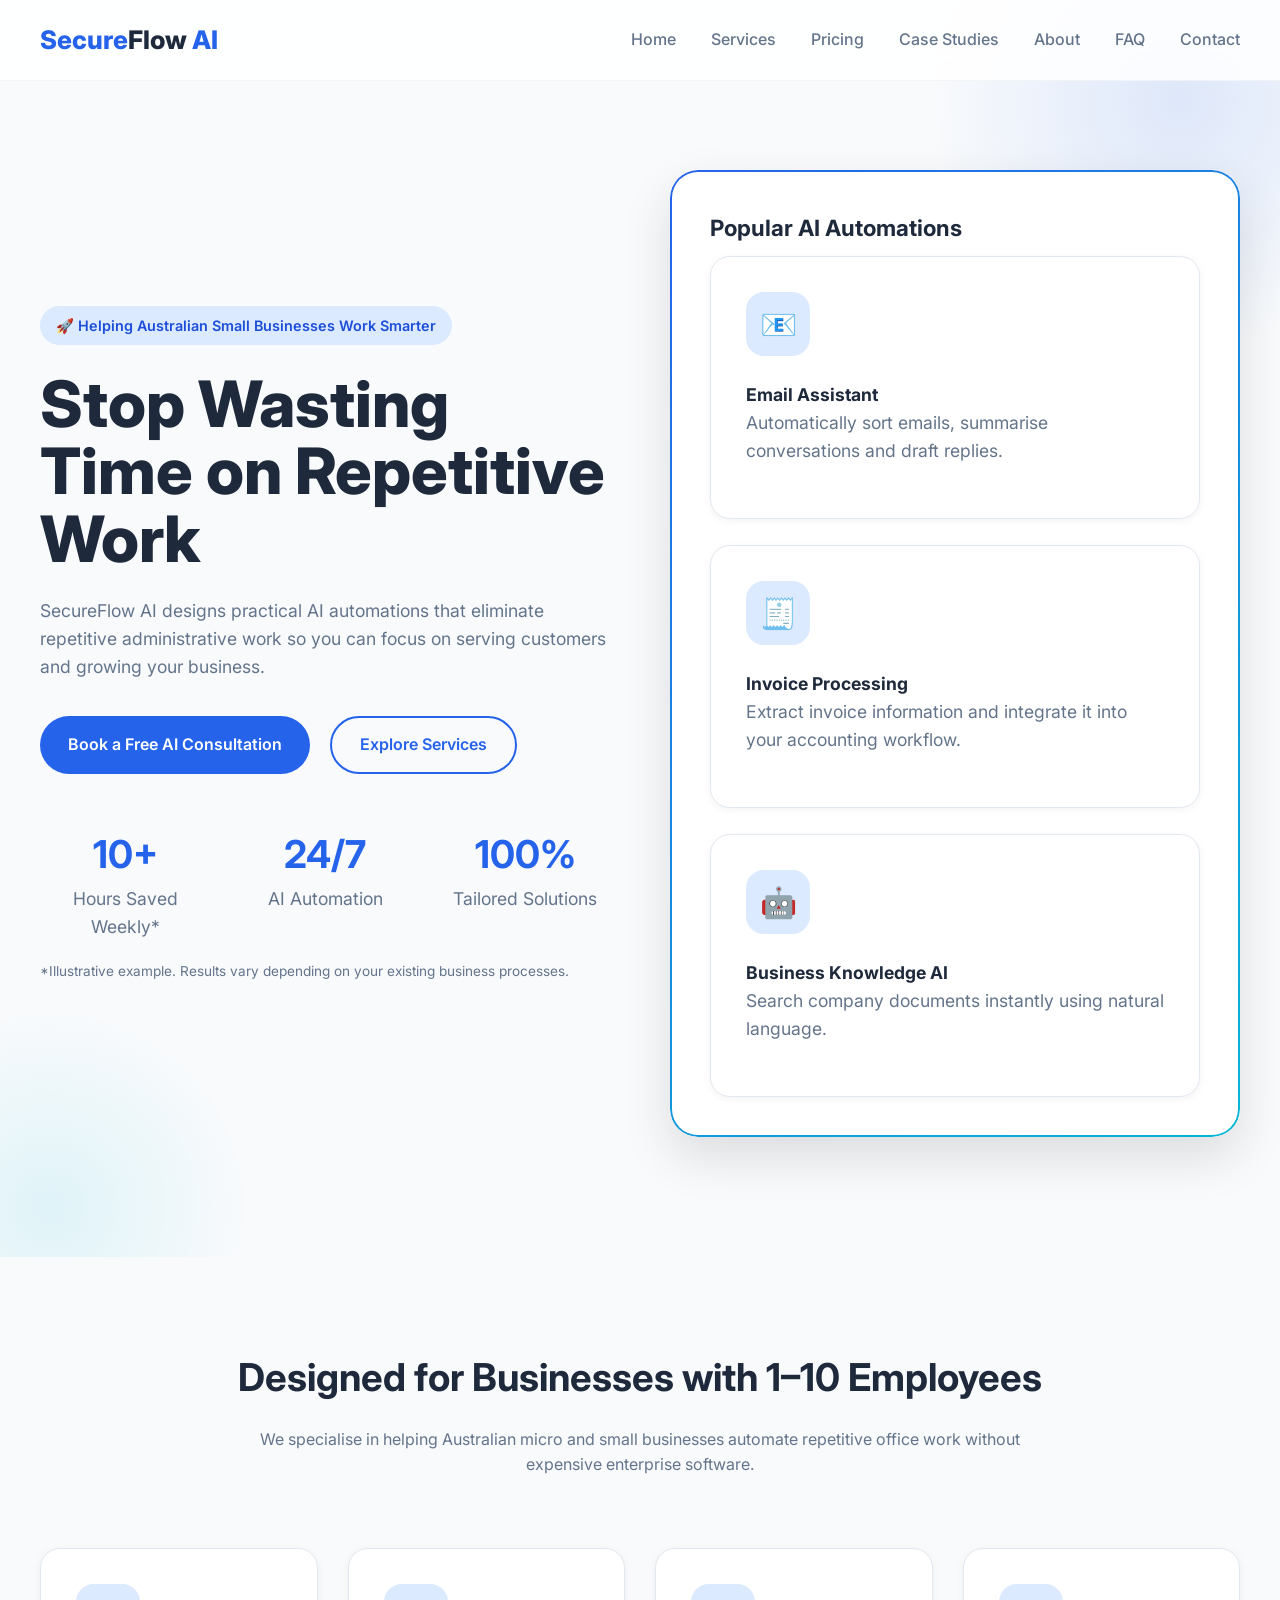
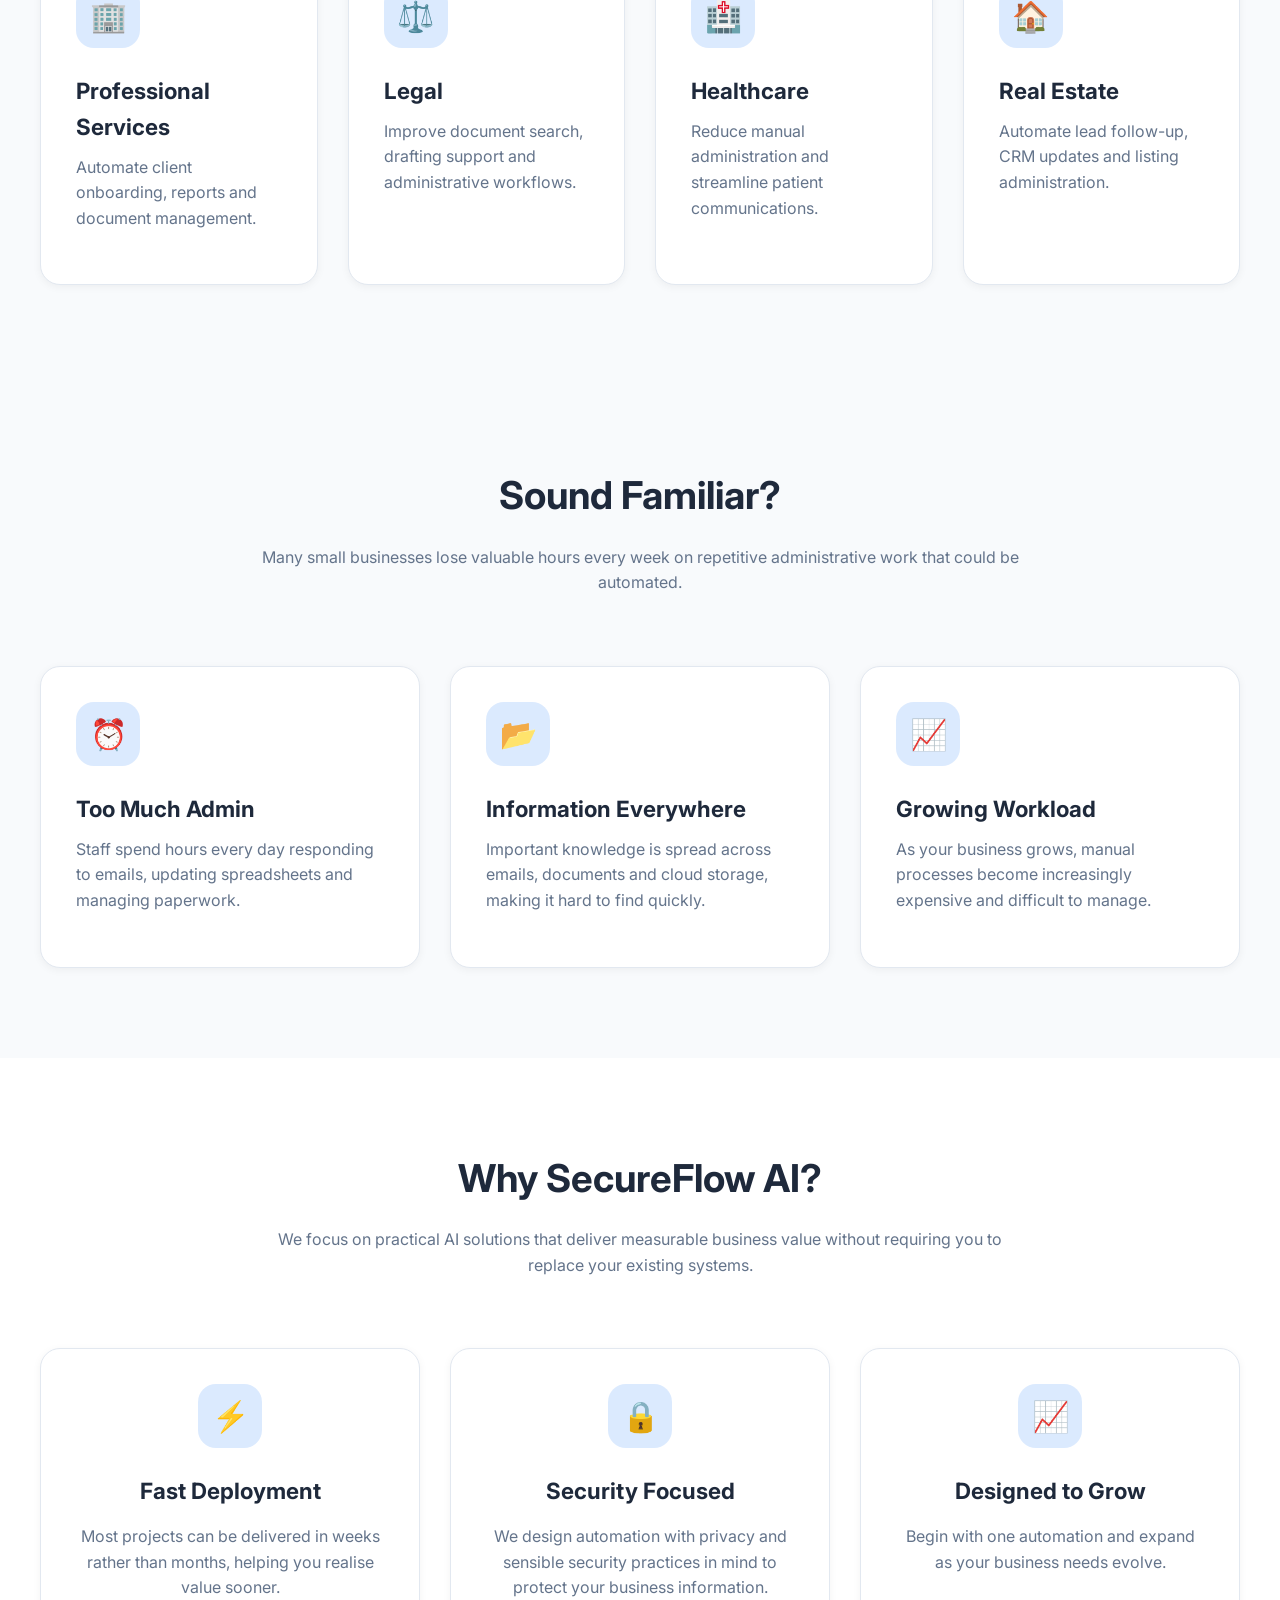
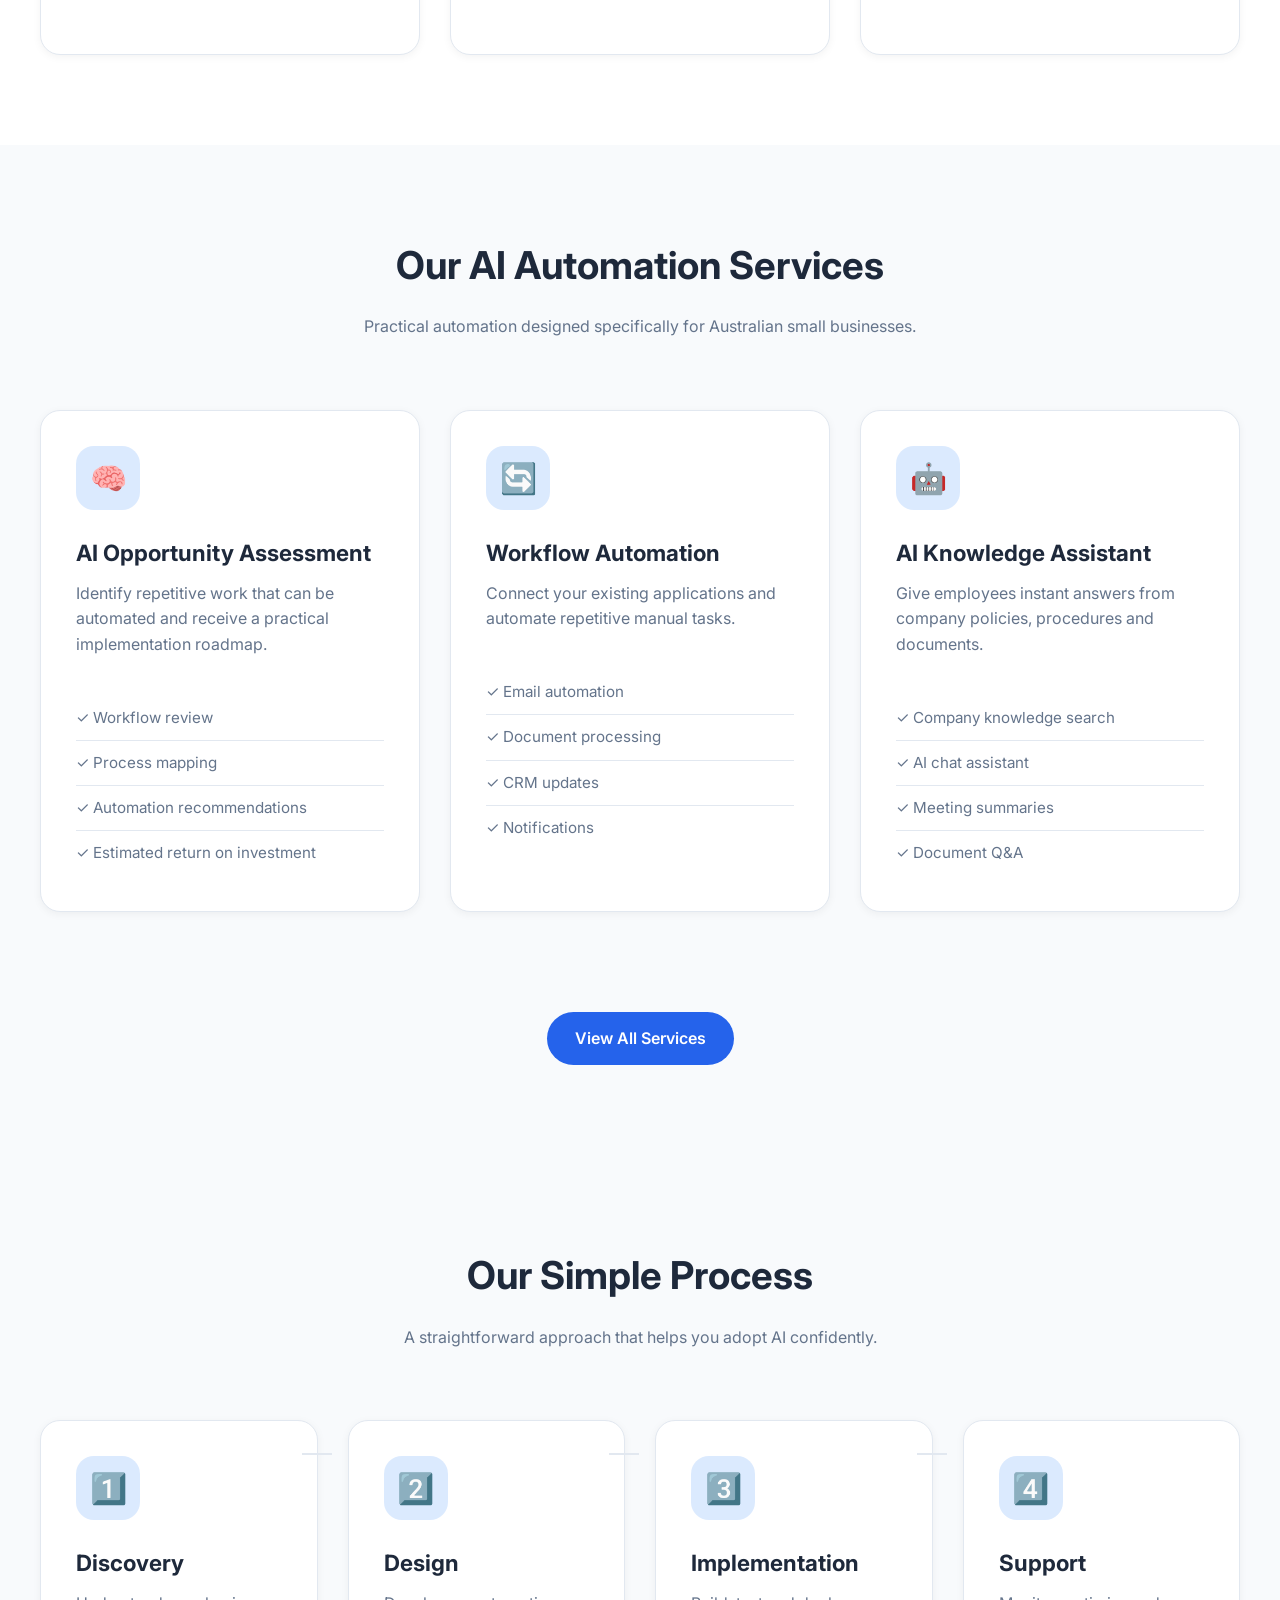
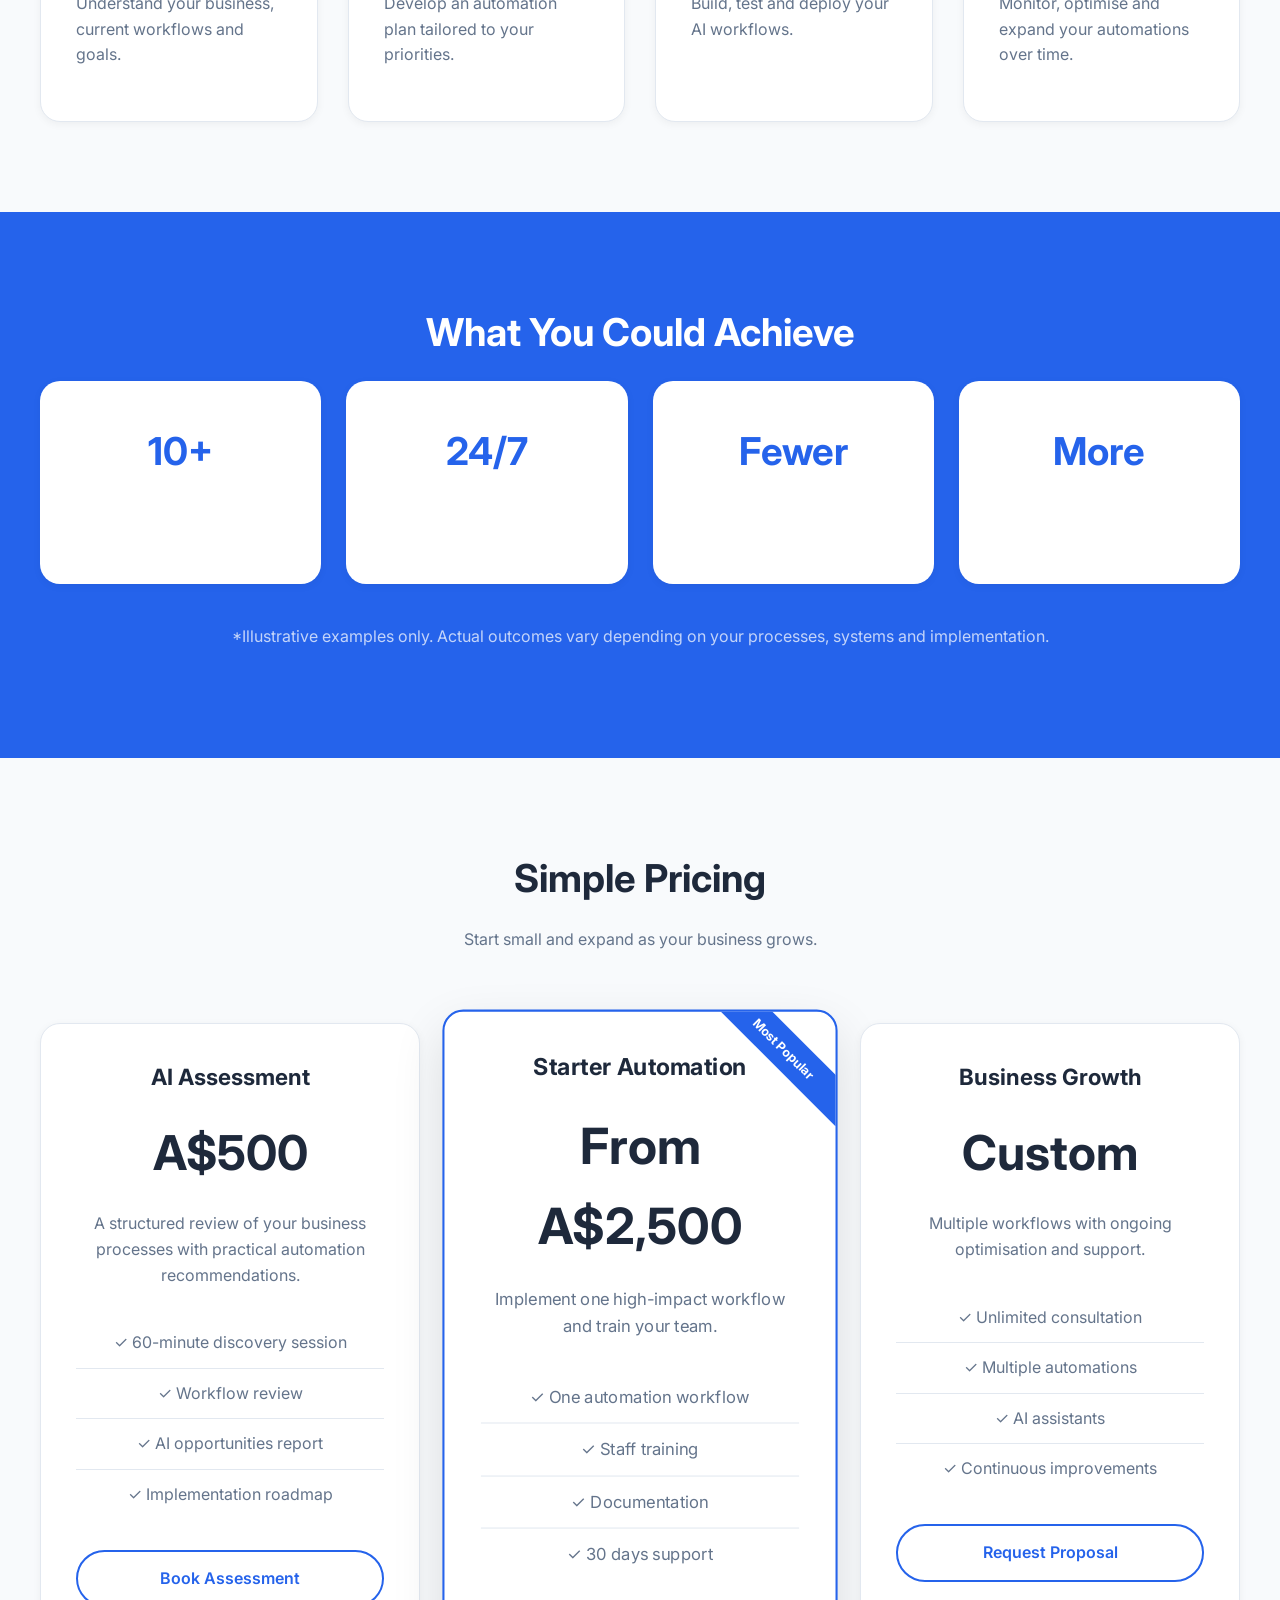
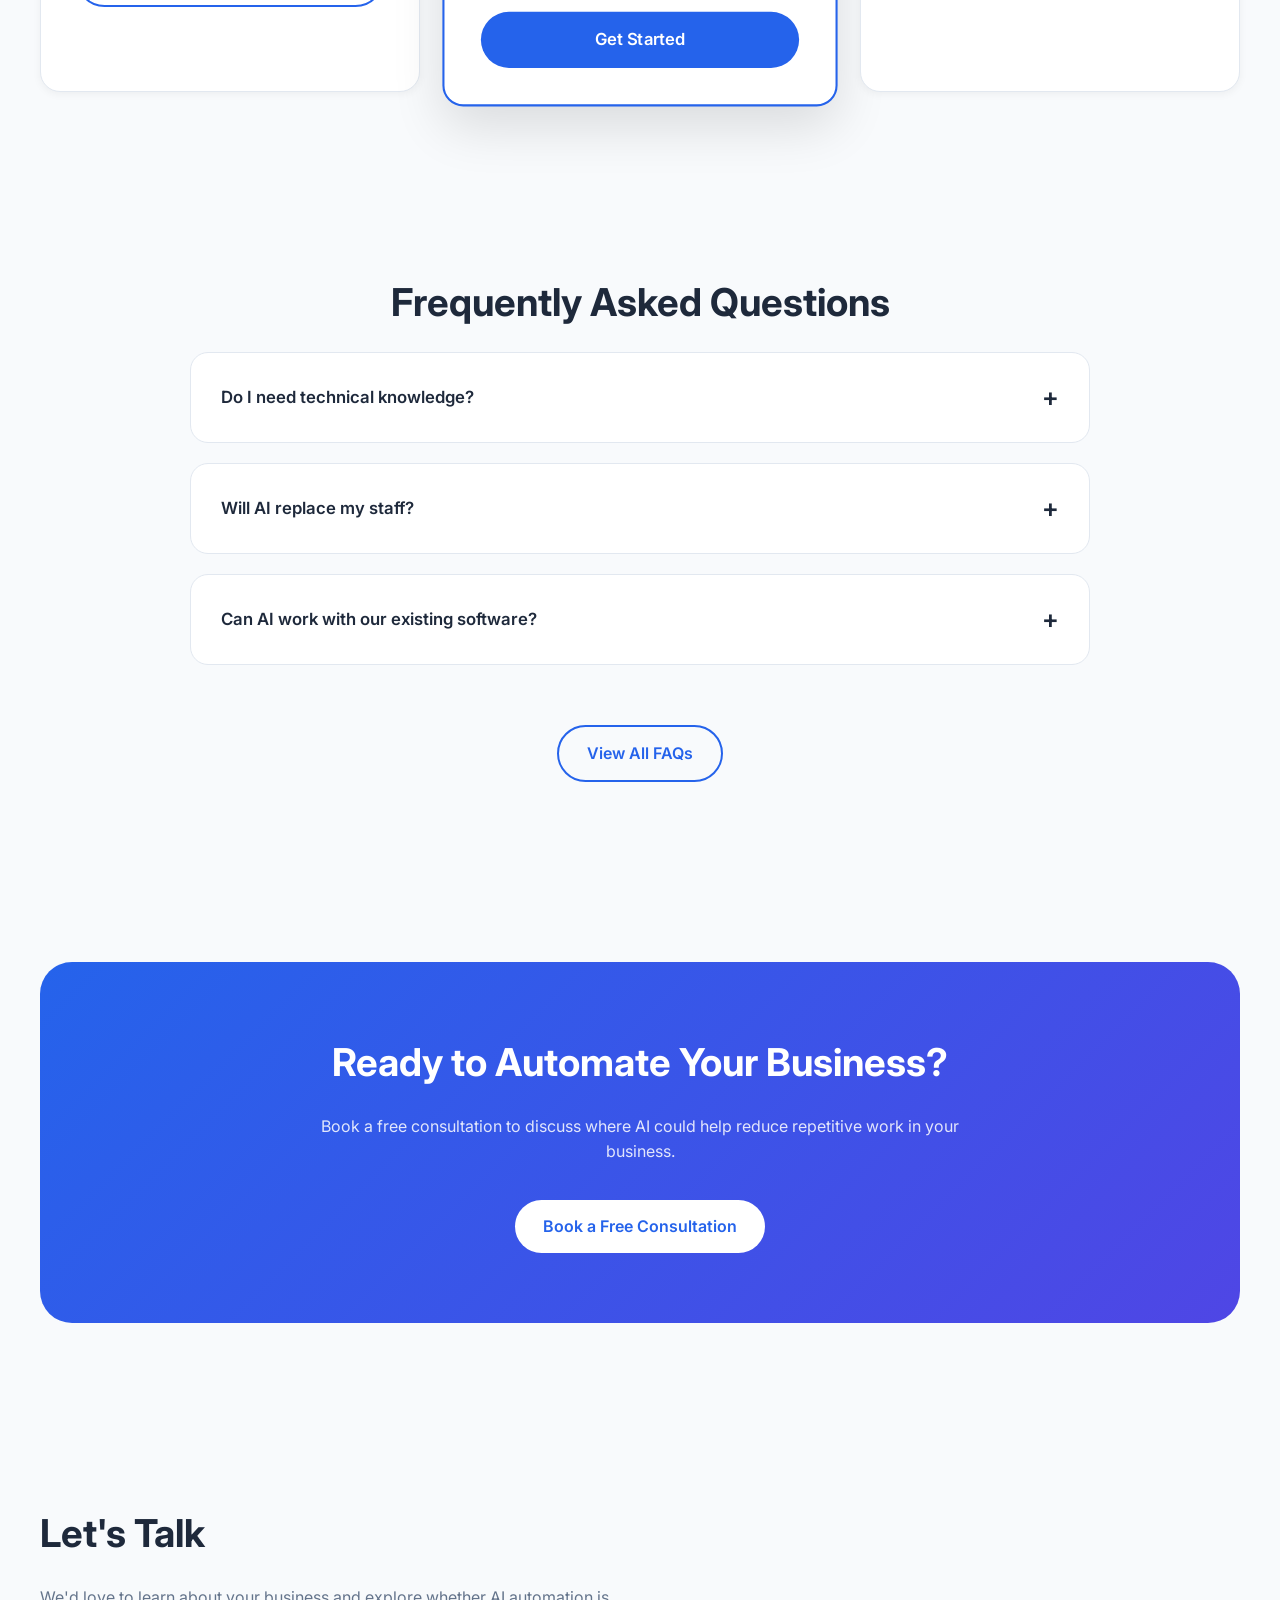
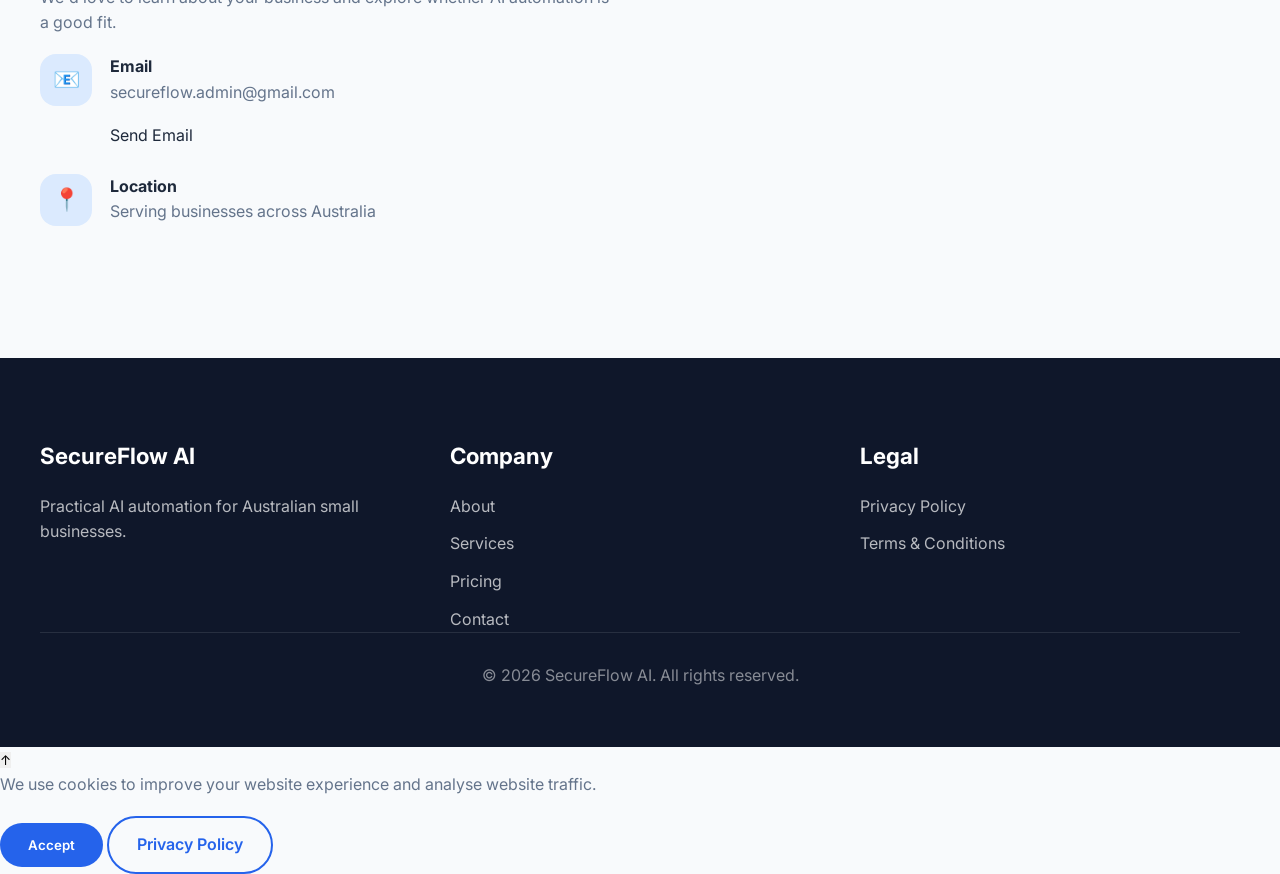
<file: index.html>
<!DOCTYPE html>
<html lang="en-AU">

<head>
<!-- Google tag (gtag.js) -->
<script async src="https://www.googletagmanager.com/gtag/js?id=G-MEBBC4JY05"></script>
<script>
  window.dataLayer = window.dataLayer || [];
  function gtag(){dataLayer.push(arguments);}
  gtag('js', new Date());

  gtag('config', 'G-MEBBC4JY05');
</script>
    
    <meta charset="UTF-8">
    <meta name="viewport" content="width=device-width, initial-scale=1.0">

    <title>SecureFlow AI | AI Automation for Australian Small Businesses</title>

    <meta name="description"
        content="SecureFlow AI helps Australian small businesses automate repetitive work using practical, secure AI solutions. Save time, reduce costs, and improve productivity.">

    <meta name="keywords"
        content="AI Automation Australia, AI Consulting, Workflow Automation, Small Business AI, Artificial Intelligence">

    <meta name="author" content="SecureFlow AI">

    <!-- Open Graph -->

    <meta property="og:title"
        content="SecureFlow AI">

    <meta property="og:description"
        content="Helping Australian small businesses automate repetitive work with AI.">

    <meta property="og:type"
        content="website">

    <meta property="og:image"
        content="images/hero.jpg">

    <meta property="og:url"
        content="https://secureflow.ai">

    <meta name="twitter:card"
        content="summary_large_image">

    <link rel="icon" href="favicon.ico">

    <link rel="stylesheet" href="css/style.css">

</head>

<body>

<header>

<div class="container navbar">

<a href="index.html" class="logo">

Secure<span>Flow</span> AI

</a>

<nav id="navMenu">

<ul>

<li><a href="index.html">Home</a></li>
<li><a href="services.html">Services</a></li>
<li><a href="pricing.html">Pricing</a></li>
<li><a href="case-studies.html">Case Studies</a></li>
<li><a href="about.html">About</a></li>
<li><a href="faq.html">FAQ</a></li>
<li><a href="contact.html">Contact</a></li>

</ul>

</nav>

<div class="mobile-toggle" id="menuToggle">

☰

</div>

</div>

</header>

<!-- ===================================================== -->
<!-- HERO -->
<!-- ===================================================== -->

<section class="hero">

<div class="container hero-grid">

<div>

<div class="badge">

🚀 Helping Australian Small Businesses Work Smarter

</div>

<h1>

Stop Wasting Time on Repetitive Work

</h1>

<p>

SecureFlow AI designs practical AI automations that eliminate repetitive
administrative work so you can focus on serving customers and growing
your business.

</p>

<div class="hero-buttons">

<a href="contact.html" class="btn btn-primary">

Book a Free AI Consultation

</a>

<a href="services.html" class="btn btn-outline">

Explore Services

</a>

</div>

<div class="stats">

<div class="stat">

<h2>10+</h2>

<p>Hours Saved Weekly*</p>

</div>

<div class="stat">

<h2>24/7</h2>

<p>AI Automation</p>

</div>

<div class="stat">

<h2>100%</h2>

<p>Tailored Solutions</p>

</div>

</div>

<p style="margin-top:20px;font-size:0.85rem;">

*Illustrative example. Results vary depending on your existing business
processes.

</p>

</div>

<div class="hero-card">

<h3>

Popular AI Automations

</h3>

<div class="card">

<div class="card-icon">

📧

</div>

<h4>Email Assistant</h4>

<p>

Automatically sort emails, summarise conversations and draft replies.

</p>

</div>

<br>

<div class="card">

<div class="card-icon">

🧾

</div>

<h4>Invoice Processing</h4>

<p>

Extract invoice information and integrate it into your accounting
workflow.

</p>

</div>

<br>

<div class="card">

<div class="card-icon">

🤖

</div>

<h4>Business Knowledge AI</h4>

<p>

Search company documents instantly using natural language.

</p>

</div>

</div>

</div>

</section>

<!-- ===================================================== -->
<!-- TRUSTED BY SMALL BUSINESSES -->
<!-- ===================================================== -->

<section class="bg-light">

<div class="container">

<h2 class="section-title">

Designed for Businesses with 1–10 Employees

</h2>

<p class="section-subtitle">

We specialise in helping Australian micro and small businesses automate
repetitive office work without expensive enterprise software.

</p>

<div class="grid four-col">

<div class="card">

<div class="card-icon">🏢</div>

<h3>Professional Services</h3>

<p>

Automate client onboarding, reports and document management.

</p>

</div>

<div class="card">

<div class="card-icon">⚖️</div>

<h3>Legal</h3>

<p>

Improve document search, drafting support and administrative workflows.

</p>

</div>

<div class="card">

<div class="card-icon">🏥</div>

<h3>Healthcare</h3>

<p>

Reduce manual administration and streamline patient communications.

</p>

</div>

<div class="card">

<div class="card-icon">🏠</div>

<h3>Real Estate</h3>

<p>

Automate lead follow-up, CRM updates and listing administration.

</p>

</div>

</div>

</div>

</section>

<!-- ===================================================== -->
<!-- BUSINESS CHALLENGES -->
<!-- ===================================================== -->

<section>

<div class="container">

<h2 class="section-title">

Sound Familiar?

</h2>

<p class="section-subtitle">

Many small businesses lose valuable hours every week on repetitive
administrative work that could be automated.

</p>

<div class="grid three-col">

<div class="card">

<div class="card-icon">⏰</div>

<h3>Too Much Admin</h3>

<p>

Staff spend hours every day responding to emails, updating spreadsheets
and managing paperwork.

</p>

</div>

<div class="card">

<div class="card-icon">📂</div>

<h3>Information Everywhere</h3>

<p>

Important knowledge is spread across emails, documents and cloud storage,
making it hard to find quickly.

</p>

</div>

<div class="card">

<div class="card-icon">📈</div>

<h3>Growing Workload</h3>

<p>

As your business grows, manual processes become increasingly expensive
and difficult to manage.

</p>

</div>

</div>

</div>

</section>

<!-- CONTINUE WITH PART 2 -->
    <!-- ===================================================== -->
<!-- WHY SECUREFLOW AI -->
<!-- ===================================================== -->

<section id="why" class="bg-white">

    <div class="container">

        <h2 class="section-title">
            Why SecureFlow AI?
        </h2>

        <p class="section-subtitle">
            We focus on practical AI solutions that deliver measurable business
            value without requiring you to replace your existing systems.
        </p>

        <div class="grid three-col">

            <div class="card">

                <div class="card-icon">⚡</div>

                <h3>Fast Deployment</h3>

                <p>
                    Most projects can be delivered in weeks rather than months,
                    helping you realise value sooner.
                </p>

            </div>

            <div class="card">

                <div class="card-icon">🔒</div>

                <h3>Security Focused</h3>

                <p>
                    We design automation with privacy and sensible security
                    practices in mind to protect your business information.
                </p>

            </div>

            <div class="card">

                <div class="card-icon">📈</div>

                <h3>Designed to Grow</h3>

                <p>
                    Begin with one automation and expand as your business needs
                    evolve.
                </p>

            </div>

        </div>

    </div>

</section>

<!-- ===================================================== -->
<!-- SERVICES -->
<!-- ===================================================== -->

<section id="services" class="bg-light">

    <div class="container">

        <h2 class="section-title">
            Our AI Automation Services
        </h2>

        <p class="section-subtitle">
            Practical automation designed specifically for Australian small
            businesses.
        </p>

        <div class="grid three-col">

            <div class="card">

                <div class="card-icon">🧠</div>

                <h3>AI Opportunity Assessment</h3>

                <p>
                    Identify repetitive work that can be automated and receive a
                    practical implementation roadmap.
                </p>

                <ul>

                    <li>✓ Workflow review</li>
                    <li>✓ Process mapping</li>
                    <li>✓ Automation recommendations</li>
                    <li>✓ Estimated return on investment</li>

                </ul>

            </div>

            <div class="card">

                <div class="card-icon">🔄</div>

                <h3>Workflow Automation</h3>

                <p>
                    Connect your existing applications and automate repetitive
                    manual tasks.
                </p>

                <ul>

                    <li>✓ Email automation</li>
                    <li>✓ Document processing</li>
                    <li>✓ CRM updates</li>
                    <li>✓ Notifications</li>

                </ul>

            </div>

            <div class="card">

                <div class="card-icon">🤖</div>

                <h3>AI Knowledge Assistant</h3>

                <p>
                    Give employees instant answers from company policies,
                    procedures and documents.
                </p>

                <ul>

                    <li>✓ Company knowledge search</li>
                    <li>✓ AI chat assistant</li>
                    <li>✓ Meeting summaries</li>
                    <li>✓ Document Q&A</li>

                </ul>

            </div>

        </div>

        <div class="text-center mt-4">

            <a href="services.html" class="btn btn-primary">

                View All Services

            </a>

        </div>

    </div>

</section>

<!-- ===================================================== -->
<!-- HOW IT WORKS -->
<!-- ===================================================== -->

<section>

    <div class="container">

        <h2 class="section-title">

            Our Simple Process

        </h2>

        <p class="section-subtitle">

            A straightforward approach that helps you adopt AI confidently.

        </p>

        <div class="grid four-col">

            <div class="card process-step">

                <div class="card-icon">1️⃣</div>

                <h3>Discovery</h3>

                <p>
                    Understand your business, current workflows and goals.
                </p>

            </div>

            <div class="card process-step">

                <div class="card-icon">2️⃣</div>

                <h3>Design</h3>

                <p>
                    Develop an automation plan tailored to your priorities.
                </p>

            </div>

            <div class="card process-step">

                <div class="card-icon">3️⃣</div>

                <h3>Implementation</h3>

                <p>
                    Build, test and deploy your AI workflows.
                </p>

            </div>

            <div class="card process-step">

                <div class="card-icon">4️⃣</div>

                <h3>Support</h3>

                <p>
                    Monitor, optimise and expand your automations over time.
                </p>

            </div>

        </div>

    </div>

</section>

<!-- ===================================================== -->
<!-- RESULTS -->
<!-- ===================================================== -->

<section class="bg-primary">

    <div class="container">

        <h2 class="section-title text-white">

            What You Could Achieve

        </h2>

        <div class="metric-grid">

            <div class="metric">

                <h2>10+</h2>

                <p>Hours saved each week*</p>

            </div>

            <div class="metric">

                <h2>24/7</h2>

                <p>Automation available around the clock</p>

            </div>

            <div class="metric">

                <h2>Fewer</h2>

                <p>Manual data entry tasks</p>

            </div>

            <div class="metric">

                <h2>More</h2>

                <p>Time for customers and business growth</p>

            </div>

        </div>

        <p class="text-center mt-3" style="opacity:.85;">
            *Illustrative examples only. Actual outcomes vary depending on your
            processes, systems and implementation.
        </p>

    </div>

</section>

<!-- ===================================================== -->
<!-- CONTINUE IN PART 3 -->
    <!-- ===================================================== -->
<!-- PRICING -->
<!-- ===================================================== -->

<section id="pricing">

    <div class="container">

        <h2 class="section-title">
            Simple Pricing
        </h2>

        <p class="section-subtitle">
            Start small and expand as your business grows.
        </p>

        <div class="grid three-col">

            <div class="card pricing-card">

                <h3>AI Assessment</h3>

                <h2>A$500</h2>

                <p>
                    A structured review of your business processes with practical
                    automation recommendations.
                </p>

                <ul>
                    <li>✓ 60-minute discovery session</li>
                    <li>✓ Workflow review</li>
                    <li>✓ AI opportunities report</li>
                    <li>✓ Implementation roadmap</li>
                </ul>

                <a href="contact.html" class="btn btn-outline">
                    Book Assessment
                </a>

            </div>

            <div class="card pricing-card popular">

                <h3>Starter Automation</h3>

                <h2>From A$2,500</h2>

                <p>
                    Implement one high-impact workflow and train your team.
                </p>

                <ul>
                    <li>✓ One automation workflow</li>
                    <li>✓ Staff training</li>
                    <li>✓ Documentation</li>
                    <li>✓ 30 days support</li>
                </ul>

                <a href="contact.html" class="btn btn-primary">
                    Get Started
                </a>

            </div>

            <div class="card pricing-card">

                <h3>Business Growth</h3>

                <h2>Custom</h2>

                <p>
                    Multiple workflows with ongoing optimisation and support.
                </p>

                <ul>
                    <li>✓ Unlimited consultation</li>
                    <li>✓ Multiple automations</li>
                    <li>✓ AI assistants</li>
                    <li>✓ Continuous improvements</li>
                </ul>

                <a href="contact.html" class="btn btn-outline">
                    Request Proposal
                </a>

            </div>

        </div>

    </div>

</section>

<!-- ===================================================== -->
<!-- FAQ PREVIEW -->
<!-- ===================================================== -->

<section id="faq" class="bg-light">

    <div class="container">

        <h2 class="section-title">
            Frequently Asked Questions
        </h2>

        <div class="faq">

            <div class="faq-item">

                <div class="faq-question">

                    Do I need technical knowledge?

                    <span>+</span>

                </div>

                <div class="faq-answer">

                    <p>
                        No. We design and implement the automation while
                        providing training so your team can use it confidently.
                    </p>

                </div>

            </div>

            <div class="faq-item">

                <div class="faq-question">

                    Will AI replace my staff?

                    <span>+</span>

                </div>

                <div class="faq-answer">

                    <p>
                        Our focus is helping staff spend less time on repetitive
                        administration and more time on higher-value work.
                    </p>

                </div>

            </div>

            <div class="faq-item">

                <div class="faq-question">

                    Can AI work with our existing software?

                    <span>+</span>

                </div>

                <div class="faq-answer">

                    <p>
                        In many cases, yes. During the assessment we'll review
                        your current systems and discuss suitable integration
                        options.
                    </p>

                </div>

            </div>

        </div>

        <div class="text-center mt-4">

            <a href="faq.html" class="btn btn-outline">

                View All FAQs

            </a>

        </div>

    </div>

</section>

<!-- ===================================================== -->
<!-- CALL TO ACTION -->
<!-- ===================================================== -->

<section>

    <div class="container">

        <div class="cta">

            <h2>

                Ready to Automate Your Business?

            </h2>

            <p>

                Book a free consultation to discuss where AI could help reduce
                repetitive work in your business.

            </p>

            <a href="contact.html" class="btn btn-white">

                Book a Free Consultation

            </a>

        </div>

    </div>

</section>

<!-- ===================================================== -->
<!-- CONTACT PREVIEW -->
<!-- ===================================================== -->

<section>

    <div class="container contact-grid">

        <div>

            <h2>

                Let's Talk

            </h2>

            <p>

                We'd love to learn about your business and explore whether AI
                automation is a good fit.

            </p>

            <div class="contact-info">

                <div class="contact-icon">

                    📧

                </div>

                <div>

                    <strong>Email</strong>

                    
<p>

secureflow.admin@gmail.com

</p>


<a href="mailto:secureflow.admin@gmail.com">

Send Email

</a>
                </div>

            </div>

            <div class="contact-info">

                <div class="contact-icon">

                    📍

                </div>

                <div>

                    <strong>Location</strong>

                    <p>Serving businesses across Australia</p>

                </div>

            </div>

        </div>


    </div>

</section>

<!-- ===================================================== -->
<!-- FOOTER -->
<!-- ===================================================== -->

<footer>

    <div class="container">

        <div class="grid three-col">

            <div>

                <h3>SecureFlow AI</h3>

                <p>

                    Practical AI automation for Australian small businesses.

                </p>

            </div>

            <div>

                <h3>Company</h3>

                <ul>

                    <li><a href="about.html">About</a></li>
                    <li><a href="services.html">Services</a></li>
                    <li><a href="pricing.html">Pricing</a></li>
                    <li><a href="contact.html">Contact</a></li>

                </ul>

            </div>

            <div>

                <h3>Legal</h3>

                <ul>

                    <li><a href="privacy.html">Privacy Policy</a></li>
                    <li><a href="terms.html">Terms & Conditions</a></li>

                </ul>

            </div>

        </div>

        <hr>

        <p class="copyright">

            © 2026 SecureFlow AI. All rights reserved.

        </p>

    </div>

</footer>

<!-- ===================================================== -->
<!-- STRUCTURED DATA -->
<!-- ===================================================== -->

<script type="application/ld+json">
{
  "@context":"https://schema.org",
  "@type":"ProfessionalService",
  "name":"SecureFlow AI",
  "description":"AI automation consultancy for Australian small businesses.",
  "areaServed":"Australia",
  "url":"https://secureflow.ai",
  "serviceType":"AI Automation Consulting"
}
</script>

<script src="js/main.js"></script>

</body>

</html>
</file>
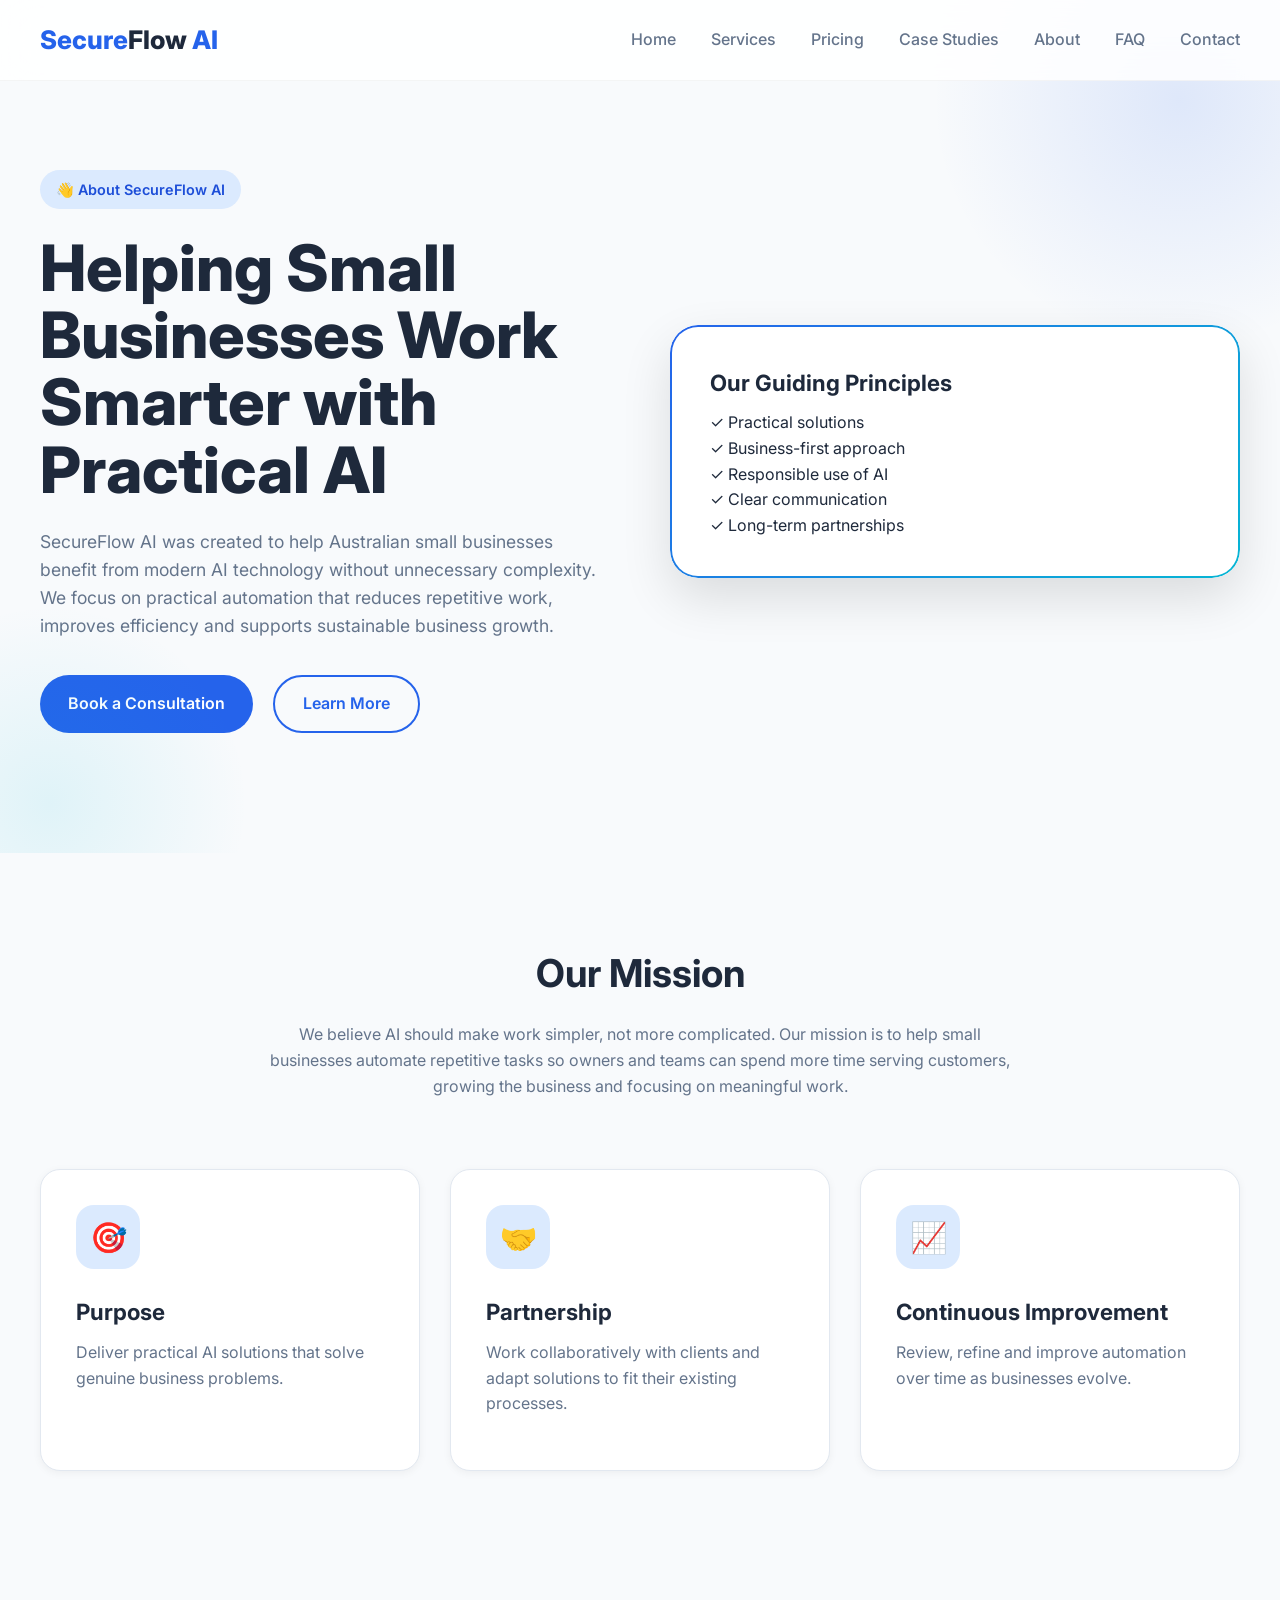
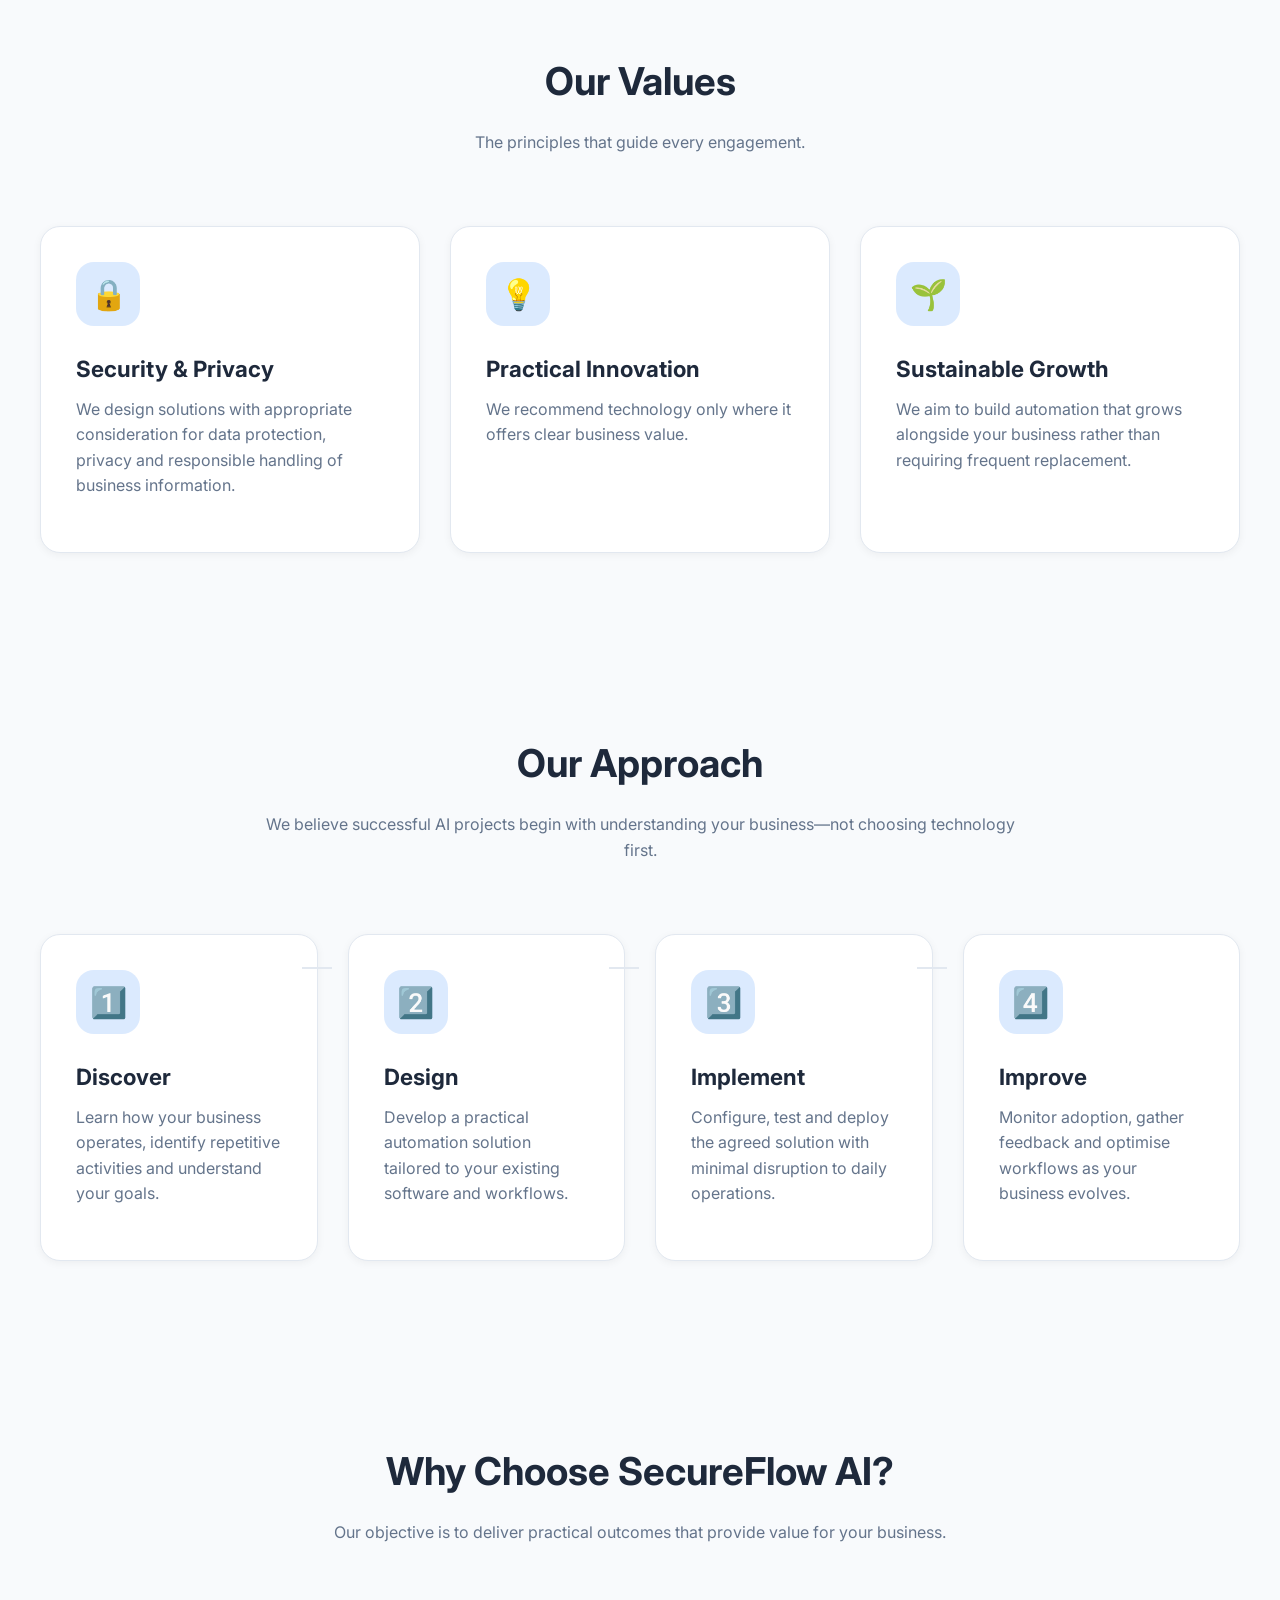
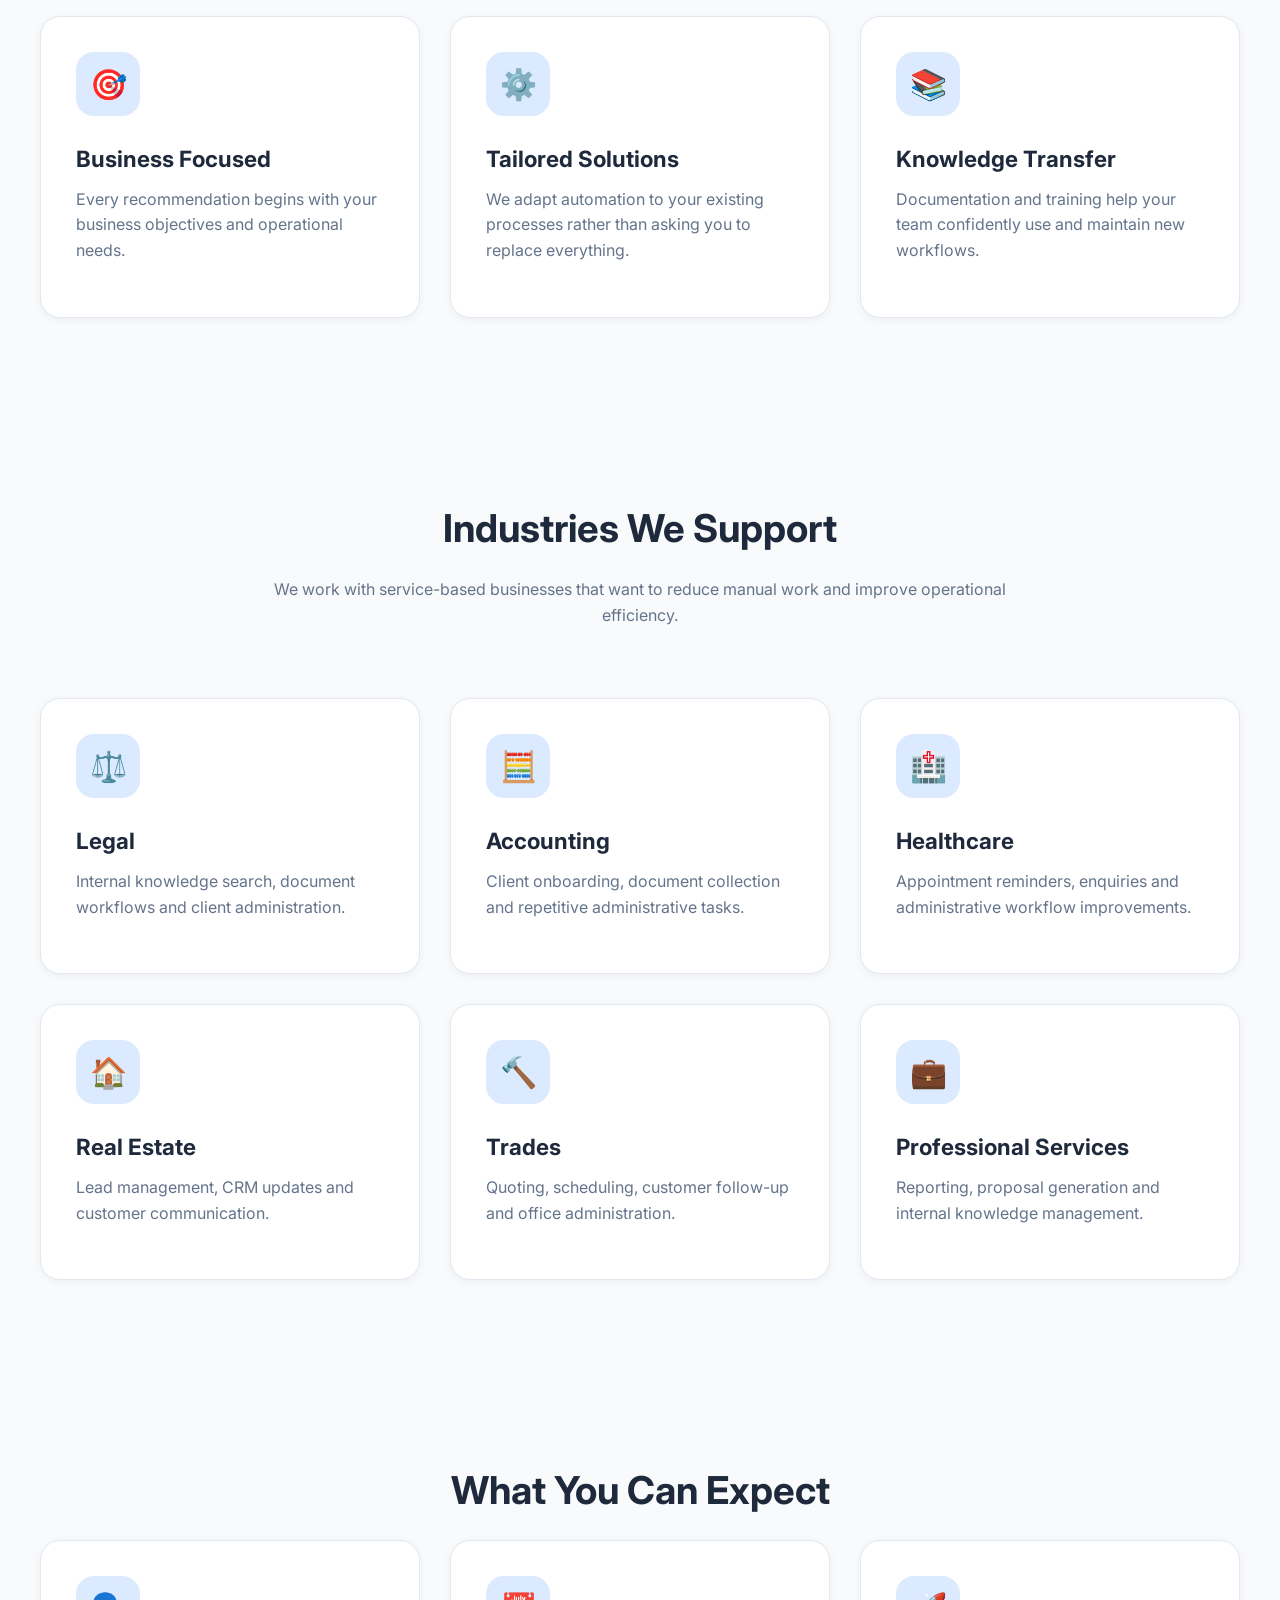
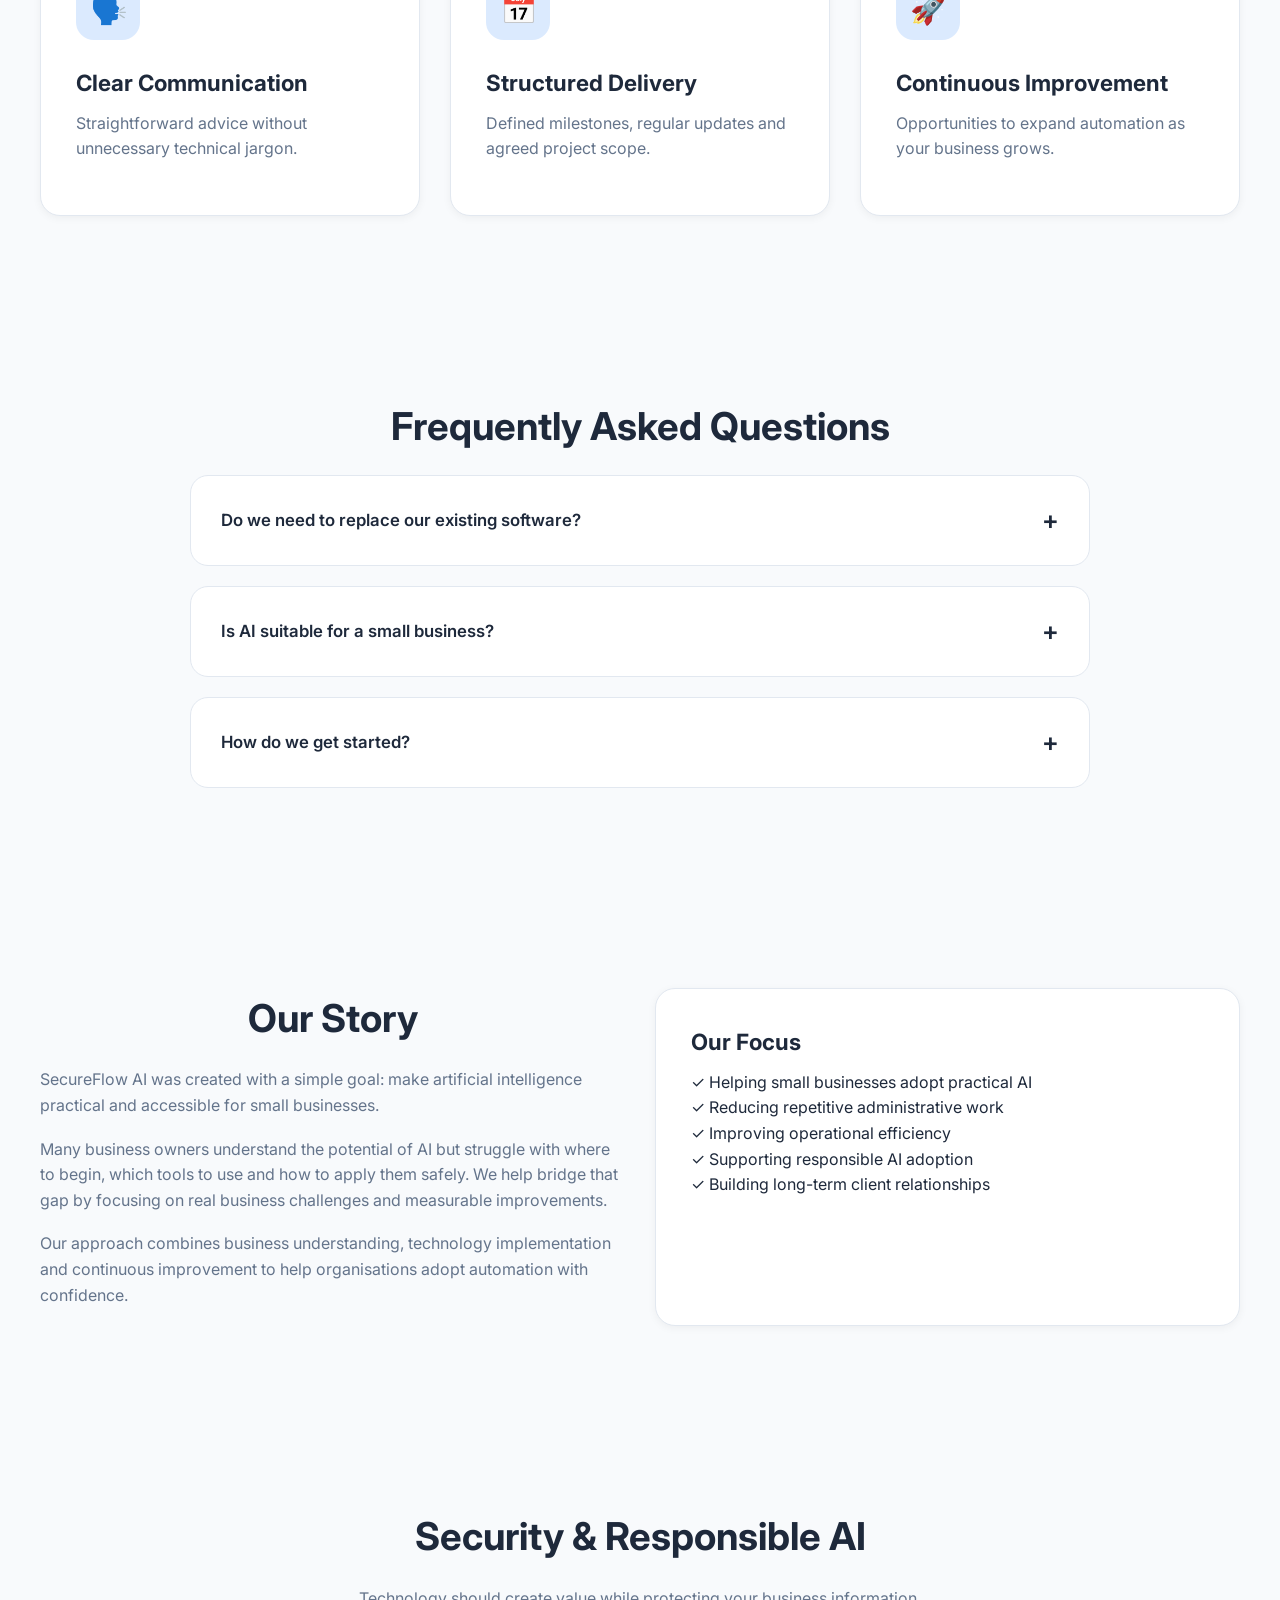
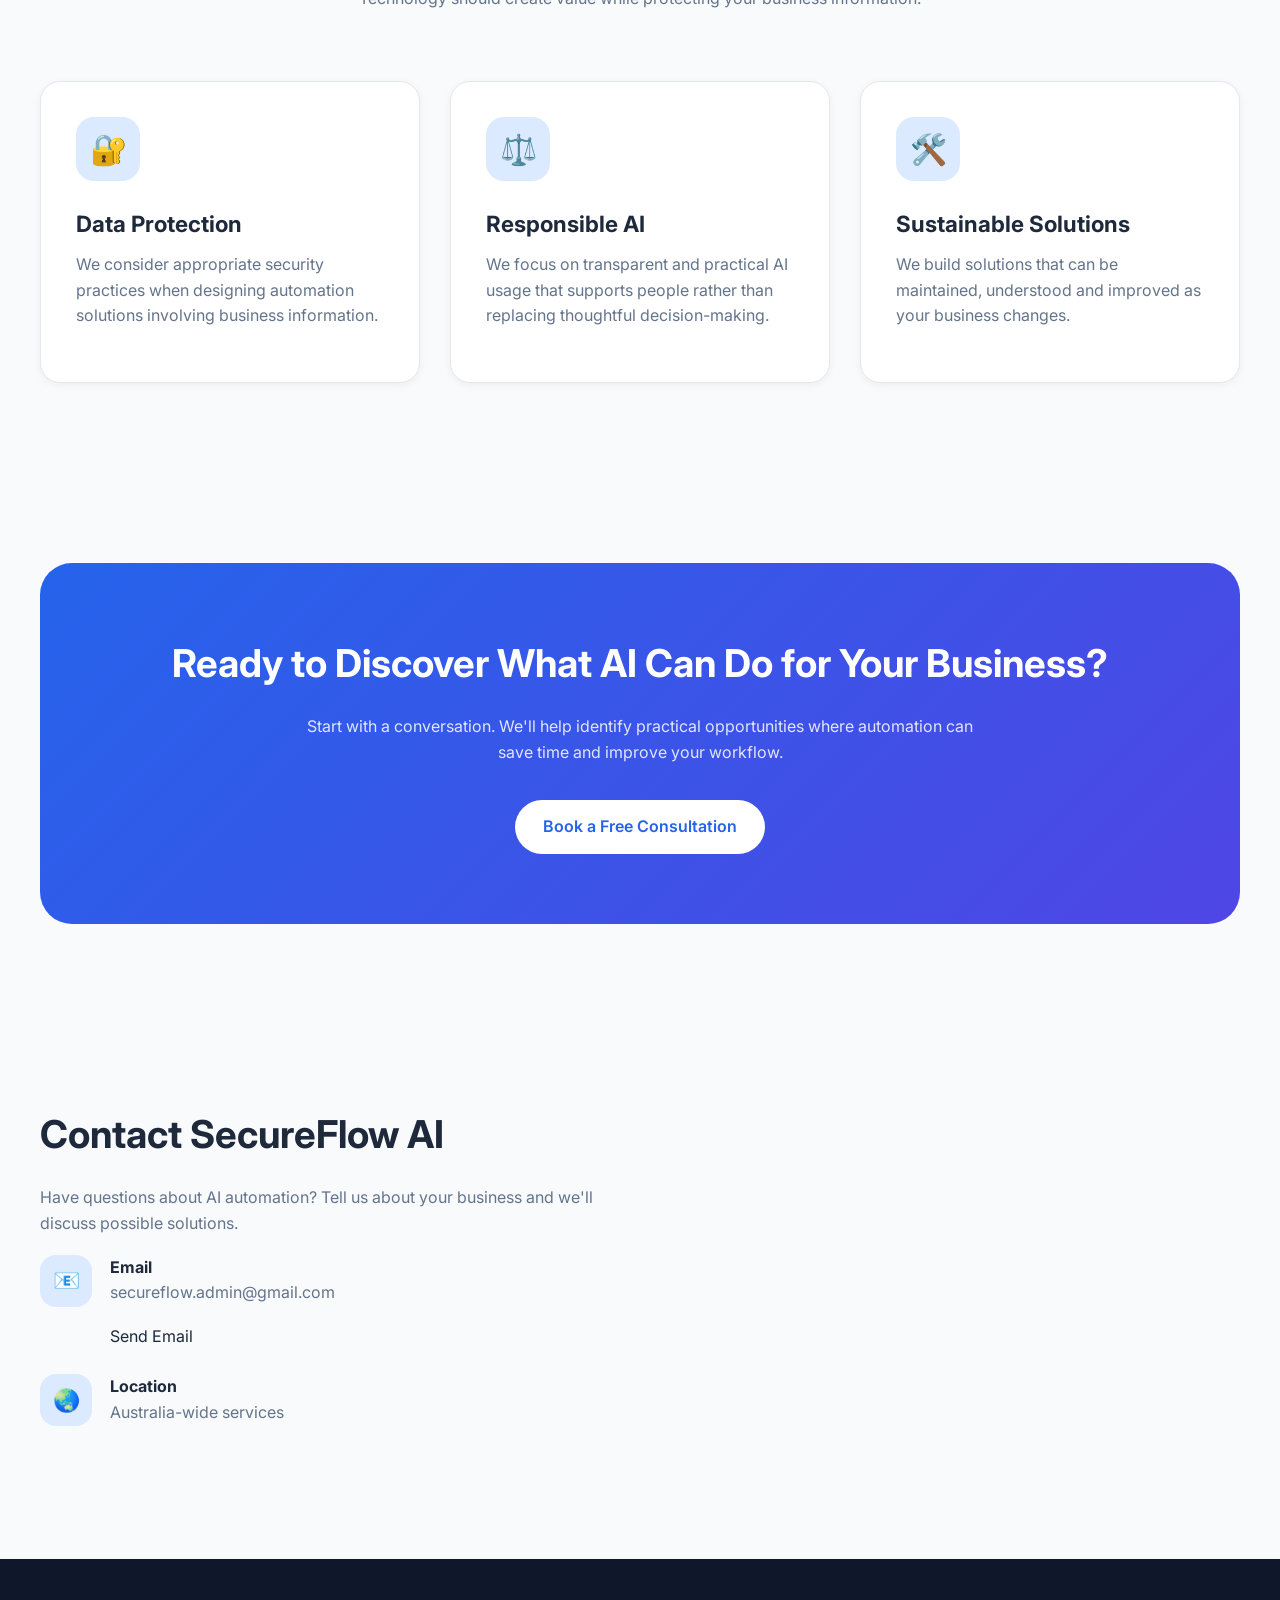
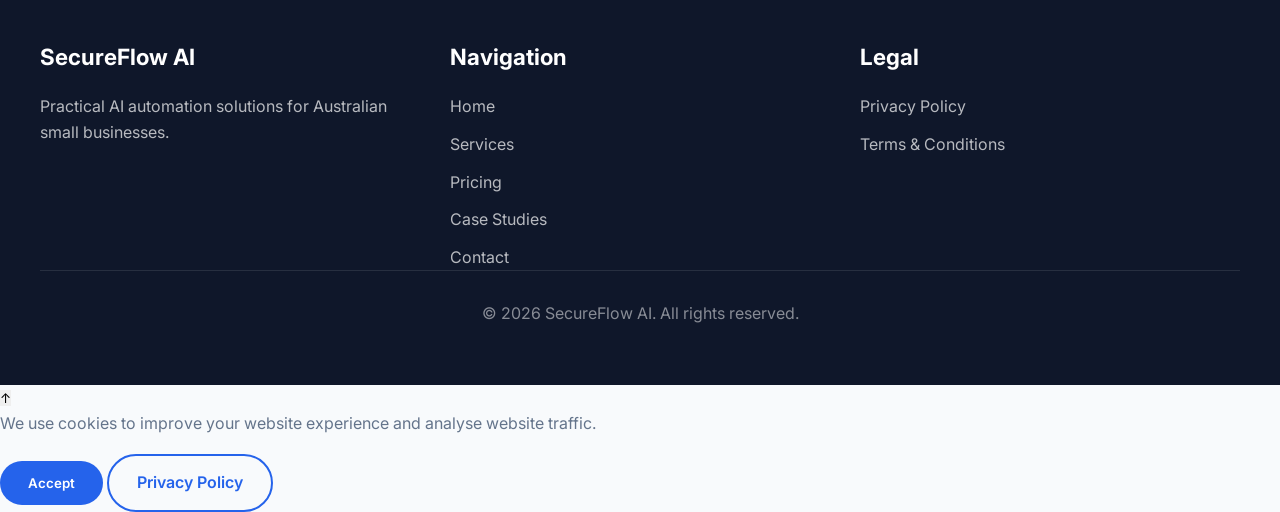
<file: about.html>
<!DOCTYPE html>
<html lang="en-AU">

<head>
<script async src="https://www.googletagmanager.com/gtag/js?id=G-MEBBC4JY05"></script>
<script>
  window.dataLayer = window.dataLayer || [];
  function gtag(){dataLayer.push(arguments);}
  gtag('js', new Date());

  gtag('config', 'G-MEBBC4JY05');
</script>
    <meta charset="UTF-8">

    <meta name="viewport"
          content="width=device-width, initial-scale=1.0">

    <title>About SecureFlow AI | Practical AI Automation for Small Business</title>

    <meta name="description"
          content="Learn about SecureFlow AI, our mission and our practical approach to helping Australian small businesses adopt AI automation.">

    <meta name="keywords"
          content="About SecureFlow AI, AI consultant Australia, workflow automation">

    <meta name="author"
          content="SecureFlow AI">

    <link rel="icon"
          href="favicon.ico">

    <link rel="stylesheet"
          href="css/style.css">

</head>

<body>

<!-- ===================================================== -->
<!-- HEADER -->
<!-- ===================================================== -->

<header>

<div class="container navbar">

<a href="index.html" class="logo">

Secure<span>Flow</span> AI

</a>

<nav id="navMenu">

<ul>

<li><a href="index.html">Home</a></li>
<li><a href="services.html">Services</a></li>
<li><a href="pricing.html">Pricing</a></li>
<li><a href="case-studies.html">Case Studies</a></li>
<li><a href="about.html" class="active">About</a></li>
<li><a href="faq.html">FAQ</a></li>
<li><a href="contact.html">Contact</a></li>

</ul>

</nav>

<div id="menuToggle" class="mobile-toggle">

☰

</div>

</div>

</header>

<!-- ===================================================== -->
<!-- HERO -->
<!-- ===================================================== -->

<section class="hero">

<div class="container hero-grid">

<div>

<div class="badge">

👋 About SecureFlow AI

</div>

<h1>

Helping Small Businesses Work Smarter with Practical AI

</h1>

<p>

SecureFlow AI was created to help Australian small businesses benefit
from modern AI technology without unnecessary complexity. We focus on
practical automation that reduces repetitive work, improves efficiency
and supports sustainable business growth.

</p>

<div class="hero-buttons">

<a href="contact.html"
class="btn btn-primary">

Book a Consultation

</a>

<a href="#mission"
class="btn btn-outline">

Learn More

</a>

</div>

</div>

<div class="hero-card">

<h3>

Our Guiding Principles

</h3>

<ul>

<li>✓ Practical solutions</li>
<li>✓ Business-first approach</li>
<li>✓ Responsible use of AI</li>
<li>✓ Clear communication</li>
<li>✓ Long-term partnerships</li>

</ul>

</div>

</div>

</section>

<!-- ===================================================== -->
<!-- OUR MISSION -->
<!-- ===================================================== -->

<section id="mission">

<div class="container">

<h2 class="section-title">

Our Mission

</h2>

<p class="section-subtitle">

We believe AI should make work simpler, not more complicated. Our mission
is to help small businesses automate repetitive tasks so owners and teams
can spend more time serving customers, growing the business and focusing
on meaningful work.

</p>

<div class="grid three-col">

<div class="card">

<div class="card-icon">

🎯

</div>

<h3>

Purpose

</h3>

<p>

Deliver practical AI solutions that solve genuine business problems.

</p>

</div>

<div class="card">

<div class="card-icon">

🤝

</div>

<h3>

Partnership

</h3>

<p>

Work collaboratively with clients and adapt solutions to fit their
existing processes.

</p>

</div>

<div class="card">

<div class="card-icon">

📈

</div>

<h3>

Continuous Improvement

</h3>

<p>

Review, refine and improve automation over time as businesses evolve.

</p>

</div>

</div>

</div>

</section>

<!-- ===================================================== -->
<!-- OUR VALUES -->
<!-- ===================================================== -->

<section class="bg-light">

<div class="container">

<h2 class="section-title">

Our Values

</h2>

<p class="section-subtitle">

The principles that guide every engagement.

</p>

<div class="grid three-col">

<div class="card">

<div class="card-icon">

🔒

</div>

<h3>

Security & Privacy

</h3>

<p>

We design solutions with appropriate consideration for data protection,
privacy and responsible handling of business information.

</p>

</div>

<div class="card">

<div class="card-icon">

💡

</div>

<h3>

Practical Innovation

</h3>

<p>

We recommend technology only where it offers clear business value.

</p>

</div>

<div class="card">

<div class="card-icon">

🌱

</div>

<h3>

Sustainable Growth

</h3>

<p>

We aim to build automation that grows alongside your business rather than
requiring frequent replacement.

</p>

</div>

</div>

</div>

</section>

<!-- ===================================================== -->
<!-- CONTINUE WITH PART 2 -->
<!-- ===================================================== -->
<!-- OUR APPROACH -->
<!-- ===================================================== -->

<section>

    <div class="container">

        <h2 class="section-title">

            Our Approach

        </h2>

        <p class="section-subtitle">

            We believe successful AI projects begin with understanding your
            business—not choosing technology first.

        </p>

        <div class="grid four-col">

            <div class="card process-step">

                <div class="card-icon">1️⃣</div>

                <h3>Discover</h3>

                <p>

                    Learn how your business operates, identify repetitive
                    activities and understand your goals.

                </p>

            </div>

            <div class="card process-step">

                <div class="card-icon">2️⃣</div>

                <h3>Design</h3>

                <p>

                    Develop a practical automation solution tailored to your
                    existing software and workflows.

                </p>

            </div>

            <div class="card process-step">

                <div class="card-icon">3️⃣</div>

                <h3>Implement</h3>

                <p>

                    Configure, test and deploy the agreed solution with minimal
                    disruption to daily operations.

                </p>

            </div>

            <div class="card process-step">

                <div class="card-icon">4️⃣</div>

                <h3>Improve</h3>

                <p>

                    Monitor adoption, gather feedback and optimise workflows as
                    your business evolves.

                </p>

            </div>

        </div>

    </div>

</section>

<!-- ===================================================== -->
<!-- WHY CHOOSE US -->
<!-- ===================================================== -->

<section class="bg-light">

    <div class="container">

        <h2 class="section-title">

            Why Choose SecureFlow AI?

        </h2>

        <p class="section-subtitle">

            Our objective is to deliver practical outcomes that provide value
            for your business.

        </p>

        <div class="grid three-col">

            <div class="card">

                <div class="card-icon">🎯</div>

                <h3>Business Focused</h3>

                <p>

                    Every recommendation begins with your business objectives
                    and operational needs.

                </p>

            </div>

            <div class="card">

                <div class="card-icon">⚙️</div>

                <h3>Tailored Solutions</h3>

                <p>

                    We adapt automation to your existing processes rather than
                    asking you to replace everything.

                </p>

            </div>

            <div class="card">

                <div class="card-icon">📚</div>

                <h3>Knowledge Transfer</h3>

                <p>

                    Documentation and training help your team confidently use
                    and maintain new workflows.

                </p>

            </div>

        </div>

    </div>

</section>

<!-- ===================================================== -->
<!-- INDUSTRIES -->
<!-- ===================================================== -->

<section>

    <div class="container">

        <h2 class="section-title">

            Industries We Support

        </h2>

        <p class="section-subtitle">

            We work with service-based businesses that want to reduce manual
            work and improve operational efficiency.

        </p>

        <div class="grid three-col">

            <div class="card">

                <div class="card-icon">⚖️</div>

                <h3>Legal</h3>

                <p>

                    Internal knowledge search, document workflows and client
                    administration.

                </p>

            </div>

            <div class="card">

                <div class="card-icon">🧮</div>

                <h3>Accounting</h3>

                <p>

                    Client onboarding, document collection and repetitive
                    administrative tasks.

                </p>

            </div>

            <div class="card">

                <div class="card-icon">🏥</div>

                <h3>Healthcare</h3>

                <p>

                    Appointment reminders, enquiries and administrative
                    workflow improvements.

                </p>

            </div>

            <div class="card">

                <div class="card-icon">🏠</div>

                <h3>Real Estate</h3>

                <p>

                    Lead management, CRM updates and customer communication.

                </p>

            </div>

            <div class="card">

                <div class="card-icon">🔨</div>

                <h3>Trades</h3>

                <p>

                    Quoting, scheduling, customer follow-up and office
                    administration.

                </p>

            </div>

            <div class="card">

                <div class="card-icon">💼</div>

                <h3>Professional Services</h3>

                <p>

                    Reporting, proposal generation and internal knowledge
                    management.

                </p>

            </div>

        </div>

    </div>

</section>

<!-- ===================================================== -->
<!-- WHAT YOU CAN EXPECT -->
<!-- ===================================================== -->

<section class="bg-light">

    <div class="container">

        <h2 class="section-title">

            What You Can Expect

        </h2>

        <div class="grid three-col">

            <div class="card">

                <div class="card-icon">🗣️</div>

                <h3>Clear Communication</h3>

                <p>

                    Straightforward advice without unnecessary technical jargon.

                </p>

            </div>

            <div class="card">

                <div class="card-icon">📅</div>

                <h3>Structured Delivery</h3>

                <p>

                    Defined milestones, regular updates and agreed project
                    scope.

                </p>

            </div>

            <div class="card">

                <div class="card-icon">🚀</div>

                <h3>Continuous Improvement</h3>

                <p>

                    Opportunities to expand automation as your business grows.

                </p>

            </div>

        </div>

    </div>

</section>

<!-- ===================================================== -->
<!-- FREQUENTLY ASKED QUESTIONS -->
<!-- ===================================================== -->

<section>

    <div class="container">

        <h2 class="section-title">

            Frequently Asked Questions

        </h2>

        <div class="faq">

            <div class="faq-item">

                <div class="faq-question">

                    Do we need to replace our existing software?

                    <span>+</span>

                </div>

                <div class="faq-answer">

                    <p>

                        Usually not. We first look at how your current systems
                        can be enhanced through automation and integration.

                    </p>

                </div>

            </div>

            <div class="faq-item">

                <div class="faq-question">

                    Is AI suitable for a small business?

                    <span>+</span>

                </div>

                <div class="faq-answer">

                    <p>

                        Many small businesses can benefit from automating
                        repetitive administrative work, improving consistency
                        and freeing up time for higher-value activities.

                    </p>

                </div>

            </div>

            <div class="faq-item">

                <div class="faq-question">

                    How do we get started?

                    <span>+</span>

                </div>

                <div class="faq-answer">

                    <p>

                        We begin with a consultation to understand your business,
                        discuss priorities and identify practical automation
                        opportunities.

                    </p>

                </div>

            </div>

        </div>

    </div>

</section>

<!-- CONTINUE WITH PART 3 -->

    <!-- ===================================================== -->
<!-- OUR STORY -->
<!-- ===================================================== -->

<section>

    <div class="container">

        <div class="grid two-col">

            <div>

                <h2 class="section-title">

                    Our Story

                </h2>

                <p>

                    SecureFlow AI was created with a simple goal: make
                    artificial intelligence practical and accessible for small
                    businesses.

                </p>

                <p>

                    Many business owners understand the potential of AI but
                    struggle with where to begin, which tools to use and how to
                    apply them safely. We help bridge that gap by focusing on
                    real business challenges and measurable improvements.

                </p>

                <p>

                    Our approach combines business understanding, technology
                    implementation and continuous improvement to help
                    organisations adopt automation with confidence.

                </p>

            </div>


            <div class="card">

                <h3>

                    Our Focus

                </h3>

                <ul>

                    <li>
                        ✓ Helping small businesses adopt practical AI
                    </li>

                    <li>
                        ✓ Reducing repetitive administrative work
                    </li>

                    <li>
                        ✓ Improving operational efficiency
                    </li>

                    <li>
                        ✓ Supporting responsible AI adoption
                    </li>

                    <li>
                        ✓ Building long-term client relationships
                    </li>

                </ul>

            </div>

        </div>

    </div>

</section>


<!-- ===================================================== -->
<!-- SECURITY & RESPONSIBLE AI -->
<!-- ===================================================== -->

<section class="bg-light">

    <div class="container">

        <h2 class="section-title">

            Security & Responsible AI

        </h2>

        <p class="section-subtitle">

            Technology should create value while protecting your business
            information.

        </p>


        <div class="grid three-col">


            <div class="card">

                <div class="card-icon">

                    🔐

                </div>

                <h3>

                    Data Protection

                </h3>

                <p>

                    We consider appropriate security practices when designing
                    automation solutions involving business information.

                </p>

            </div>


            <div class="card">

                <div class="card-icon">

                    ⚖️

                </div>

                <h3>

                    Responsible AI

                </h3>

                <p>

                    We focus on transparent and practical AI usage that supports
                    people rather than replacing thoughtful decision-making.

                </p>

            </div>


            <div class="card">

                <div class="card-icon">

                    🛠️

                </div>

                <h3>

                    Sustainable Solutions

                </h3>

                <p>

                    We build solutions that can be maintained, understood and
                    improved as your business changes.

                </p>

            </div>


        </div>

    </div>

</section>


<!-- ===================================================== -->
<!-- FINAL CTA -->
<!-- ===================================================== -->

<section>

    <div class="container">

        <div class="cta">

            <h2>

                Ready to Discover What AI Can Do for Your Business?

            </h2>


            <p>

                Start with a conversation. We'll help identify practical
                opportunities where automation can save time and improve your
                workflow.

            </p>


            <a href="contact.html"
               class="btn btn-white">

                Book a Free Consultation

            </a>


        </div>

    </div>

</section>


<!-- ===================================================== -->
<!-- CONTACT -->
<!-- ===================================================== -->

<section>

    <div class="container contact-grid">


        <div>


            <h2>

                Contact SecureFlow AI

            </h2>


            <p>

                Have questions about AI automation? Tell us about your business
                and we'll discuss possible solutions.

            </p>


            <div class="contact-info">


                <div class="contact-icon">

                    📧

                </div>


                <div>

                    <strong>Email</strong>

<p>

secureflow.admin@gmail.com

</p>


<a href="mailto:secureflow.admin@gmail.com">

Send Email

</a>
                </div>


            </div>


            <div class="contact-info">


                <div class="contact-icon">

                    🌏

                </div>


                <div>

                    <strong>Location</strong>

                    <p>
                        Australia-wide services
                    </p>

                </div>


            </div>


        </div>


    </div>

</section>


<!-- ===================================================== -->
<!-- FOOTER -->
<!-- ===================================================== -->

<footer>


<div class="container">


<div class="grid three-col">


<div>


<h3>

SecureFlow AI

</h3>


<p>

Practical AI automation solutions for Australian small businesses.

</p>


</div>



<div>


<h3>

Navigation

</h3>


<ul>

<li>
<a href="index.html">
Home
</a>
</li>

<li>
<a href="services.html">
Services
</a>
</li>

<li>
<a href="pricing.html">
Pricing
</a>
</li>

<li>
<a href="case-studies.html">
Case Studies
</a>
</li>

<li>
<a href="contact.html">
Contact
</a>
</li>

</ul>


</div>



<div>


<h3>

Legal

</h3>


<ul>

<li>
<a href="privacy.html">
Privacy Policy
</a>
</li>


<li>
<a href="terms.html">
Terms &amp; Conditions
</a>
</li>


</ul>


</div>


</div>


<hr>


<p class="copyright">

© 2026 SecureFlow AI. All rights reserved.

</p>


</div>


</footer>



<!-- ===================================================== -->
<!-- STRUCTURED DATA -->
<!-- ===================================================== -->

<script type="application/ld+json">

{
  "@context":"https://schema.org",
  "@type":"ProfessionalService",
  "name":"SecureFlow AI",
  "url":"https://secureflow.ai",
  "description":"AI automation consultancy helping Australian small businesses improve productivity through practical automation solutions.",
  "areaServed":"Australia",
  "serviceType":"AI Automation Consulting"
}

</script>


<script src="js/main.js"></script>


</body>

</html>
</file>
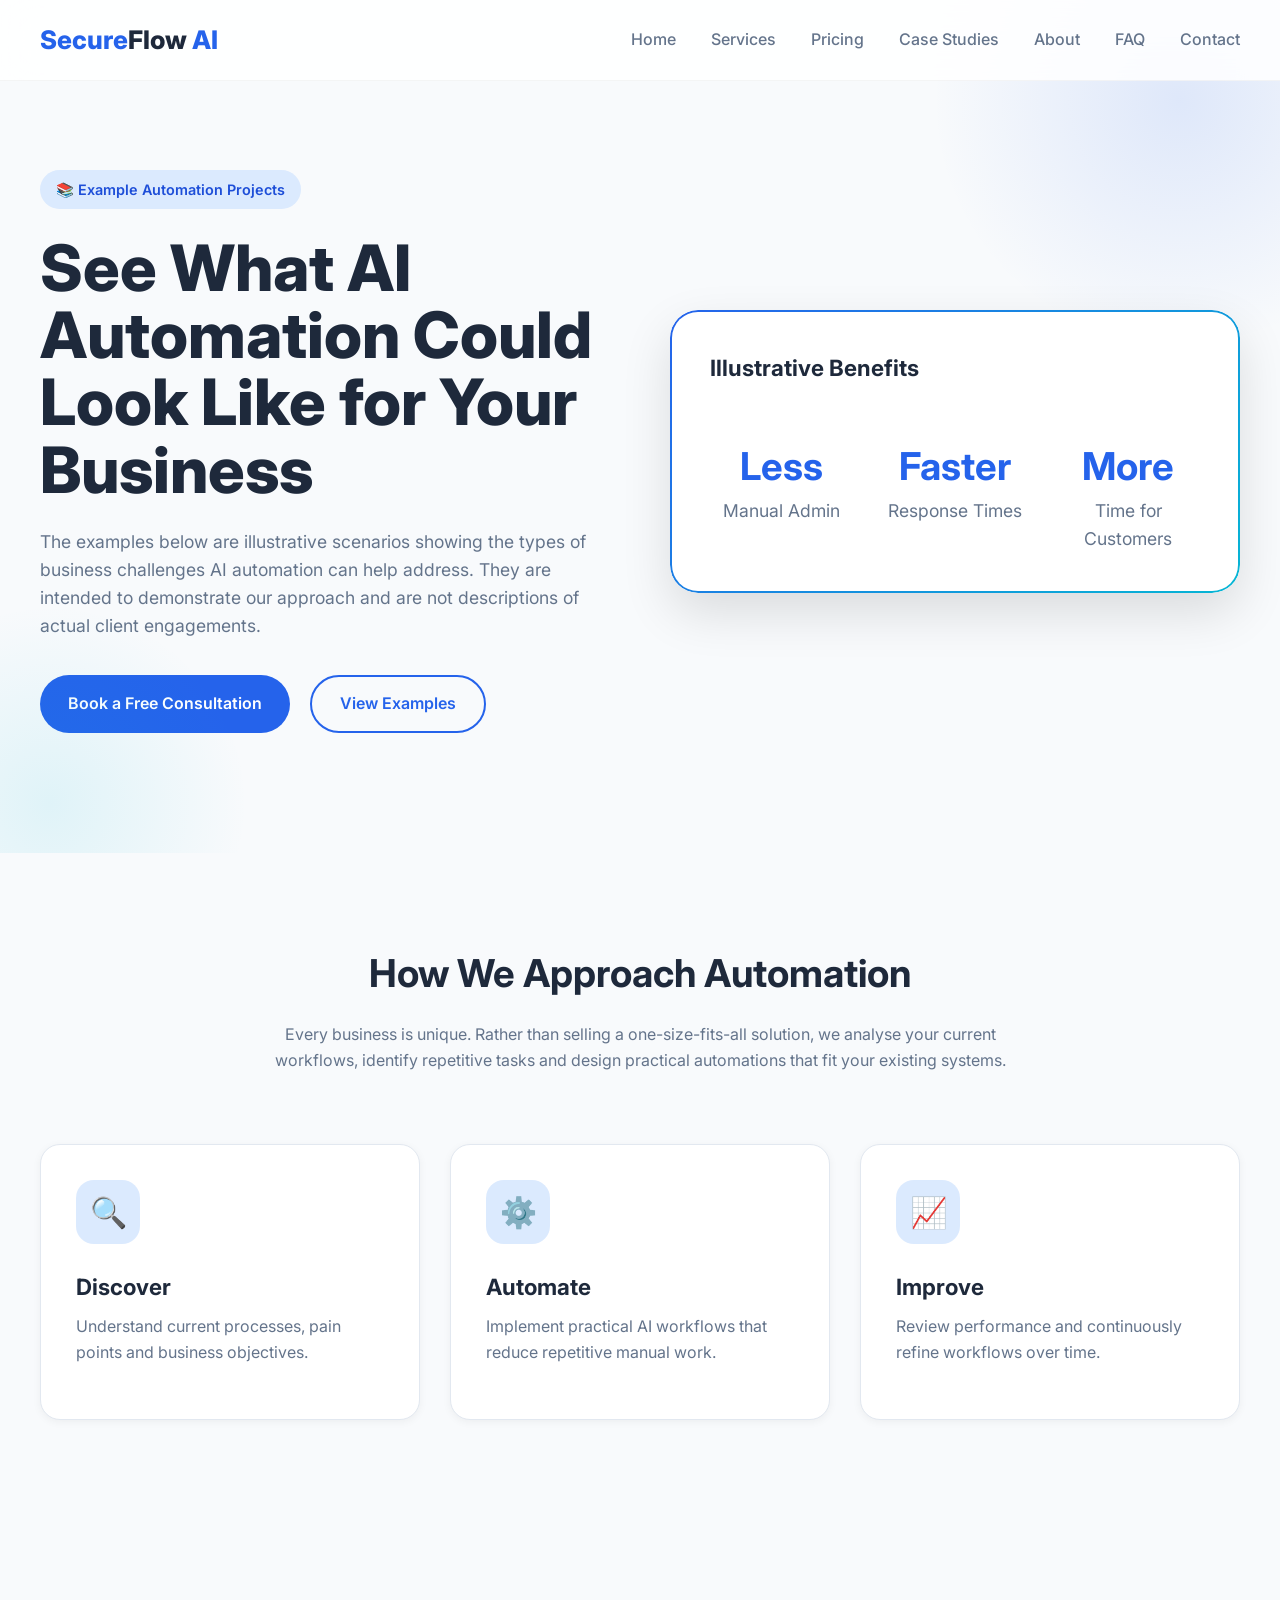
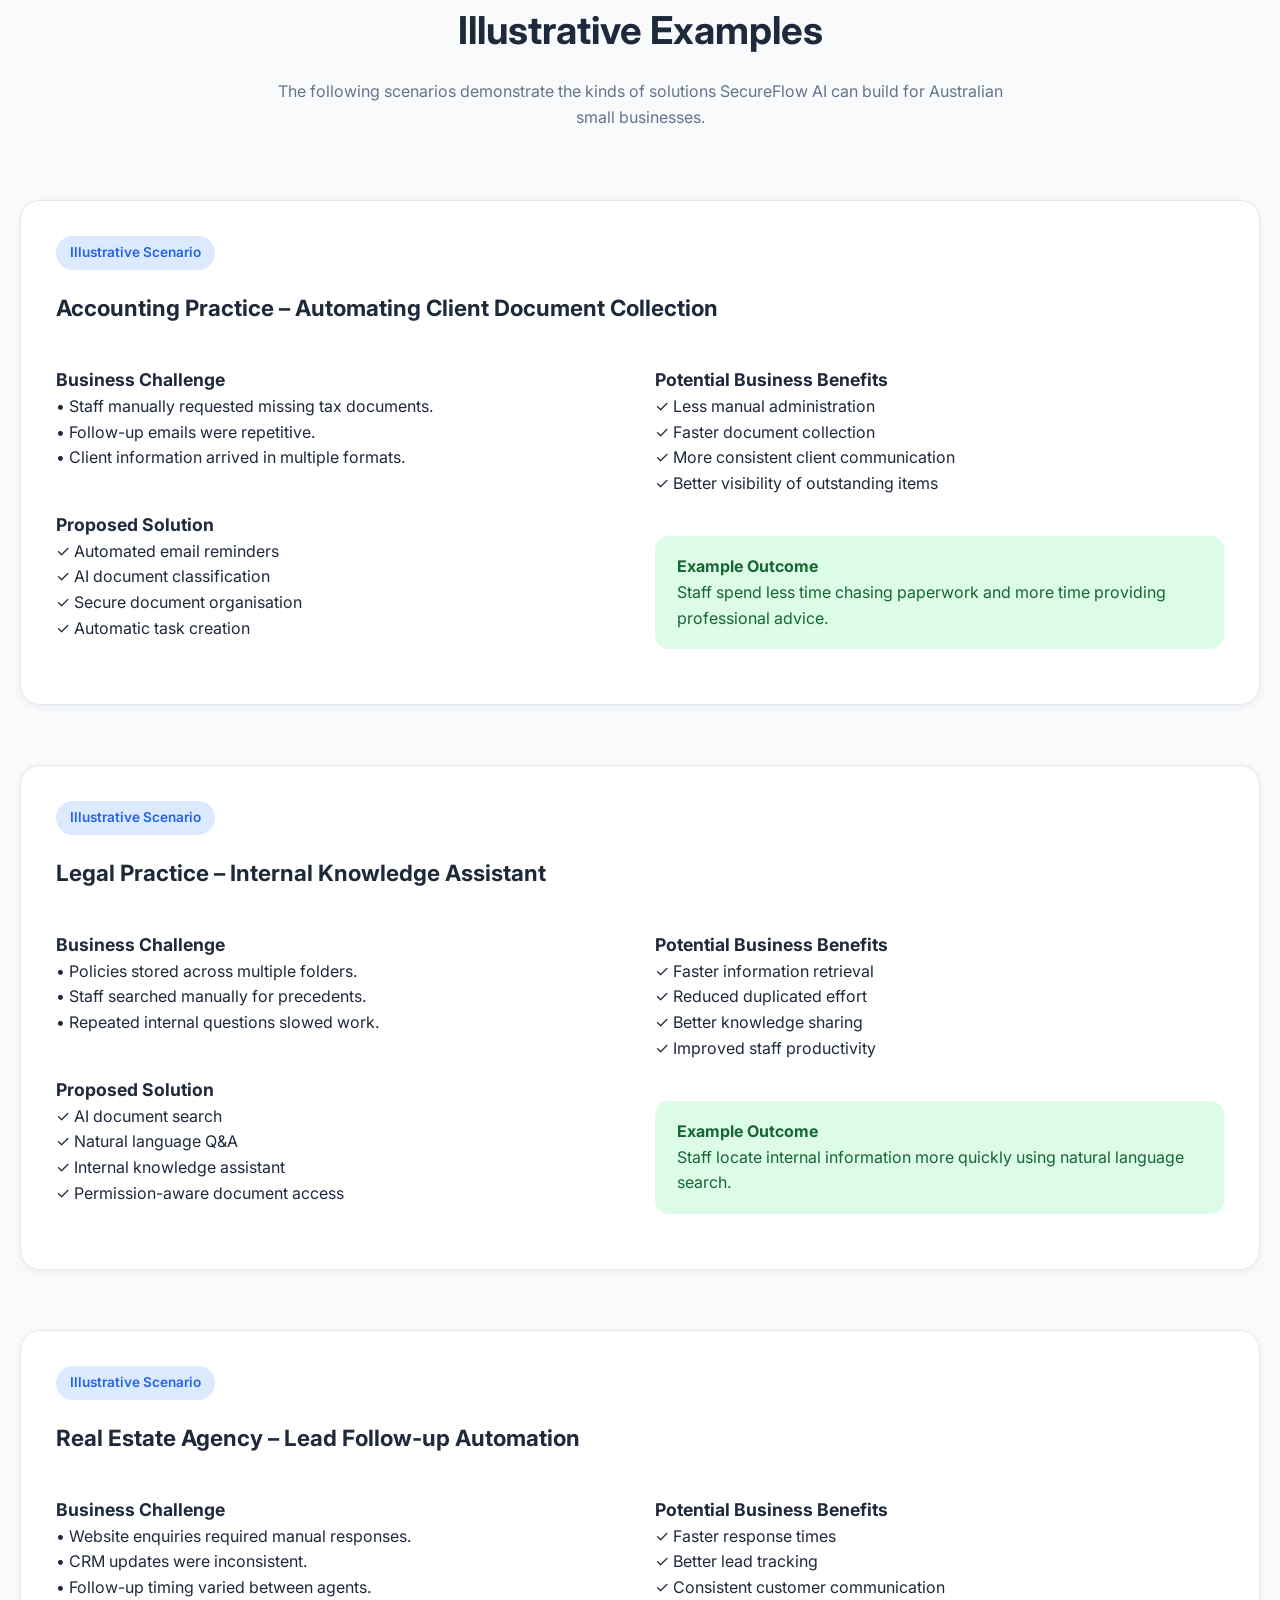
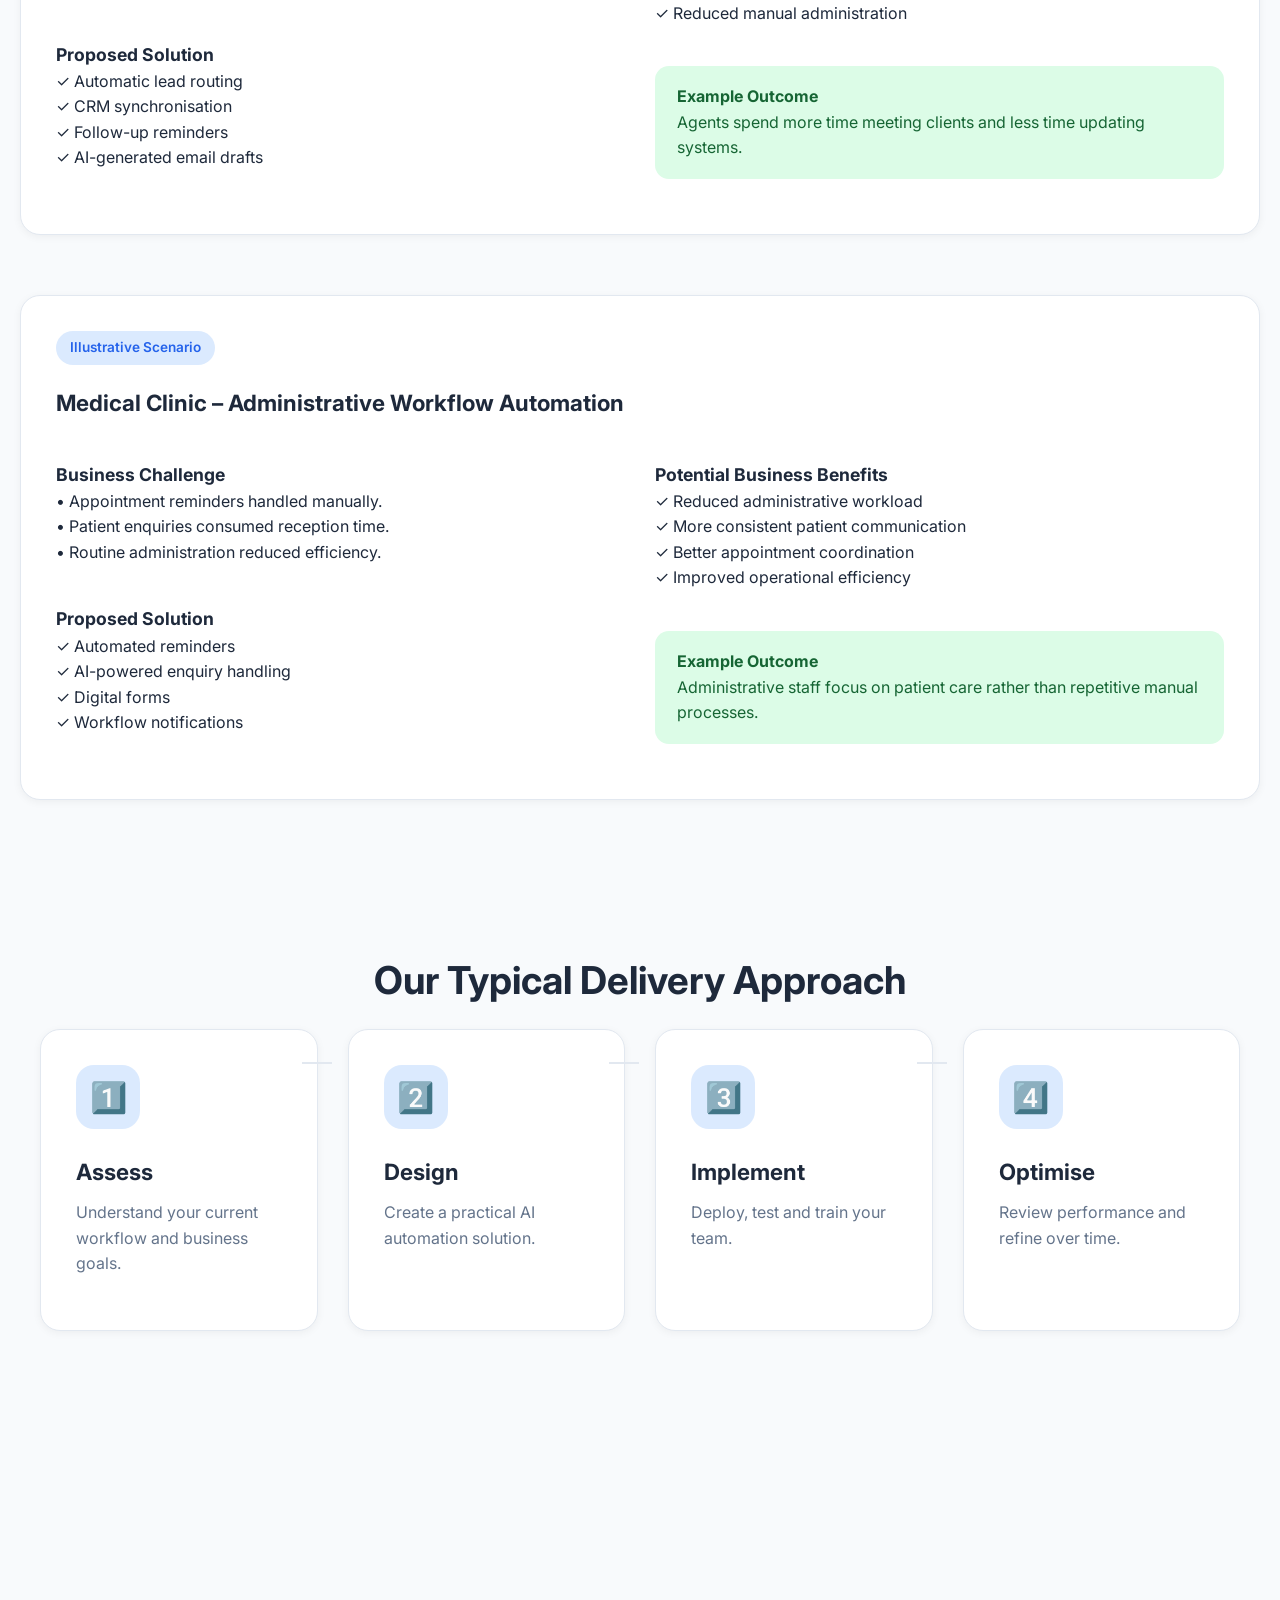
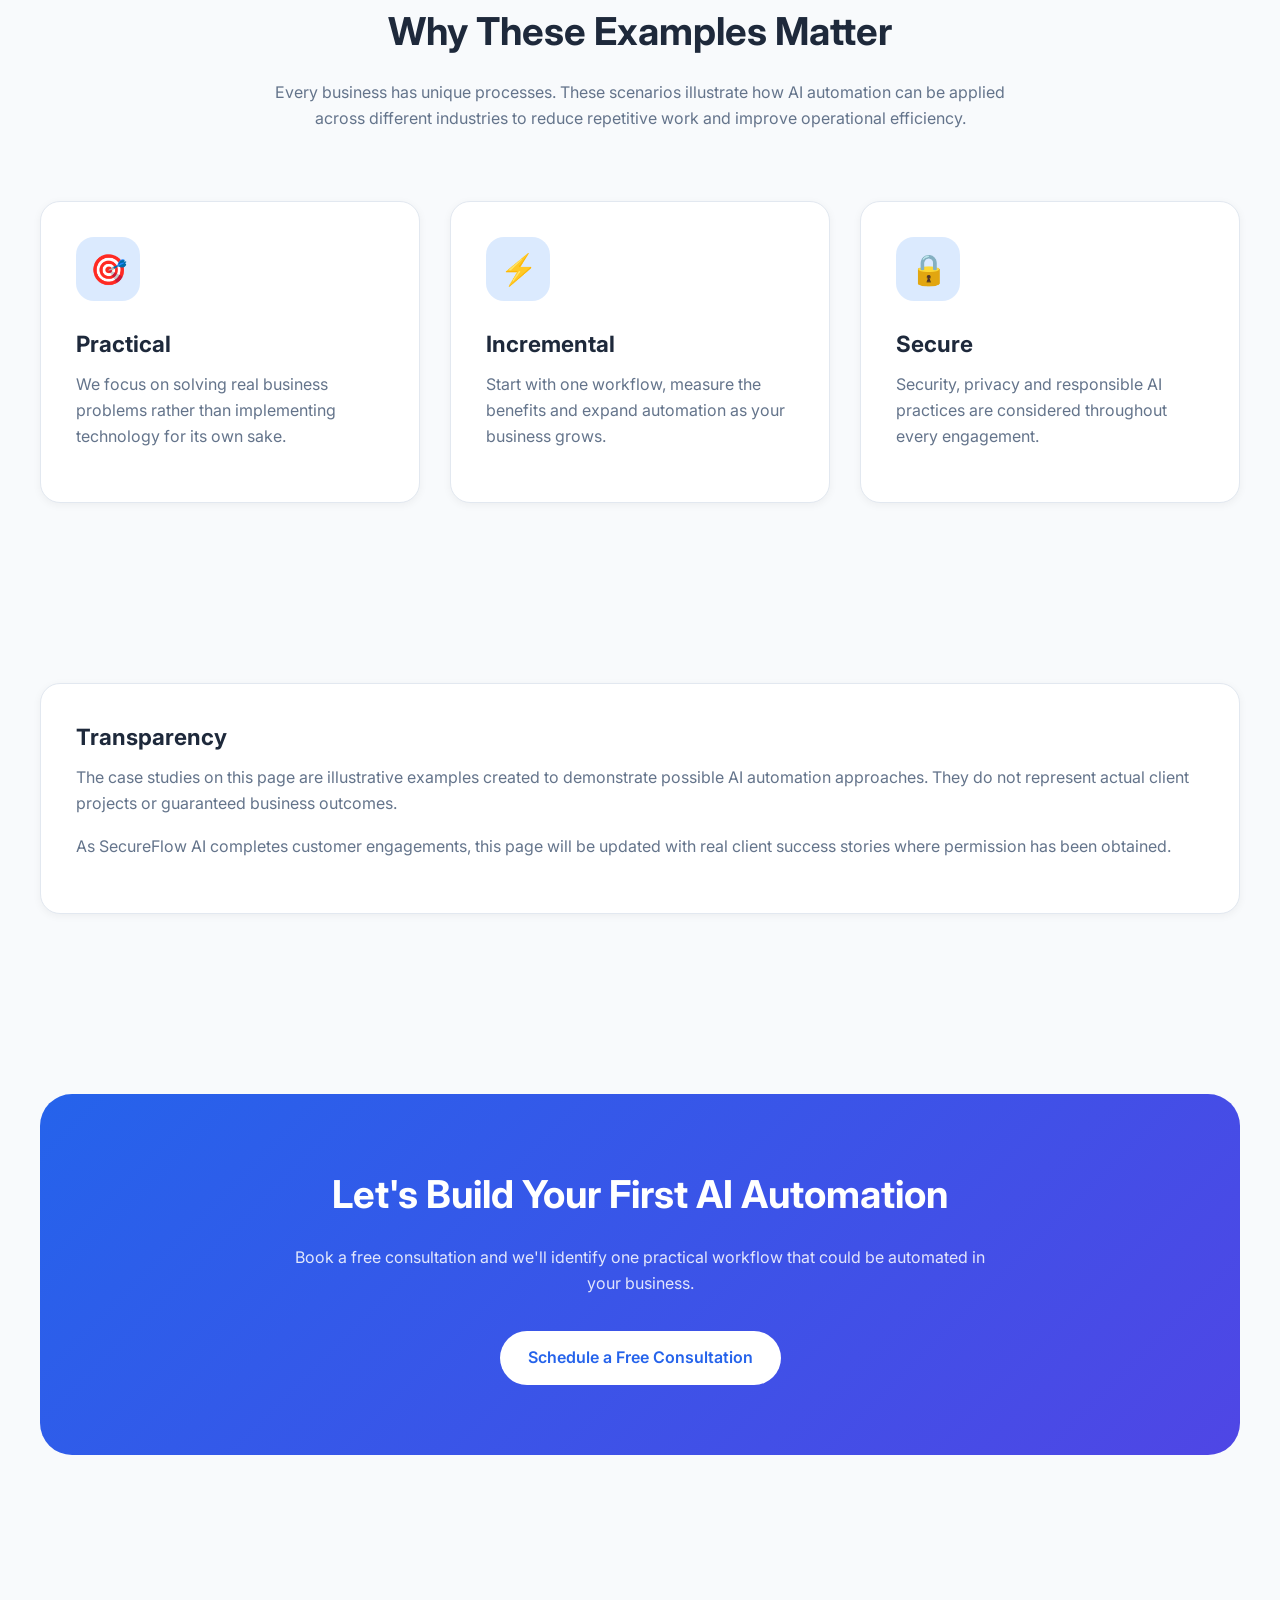
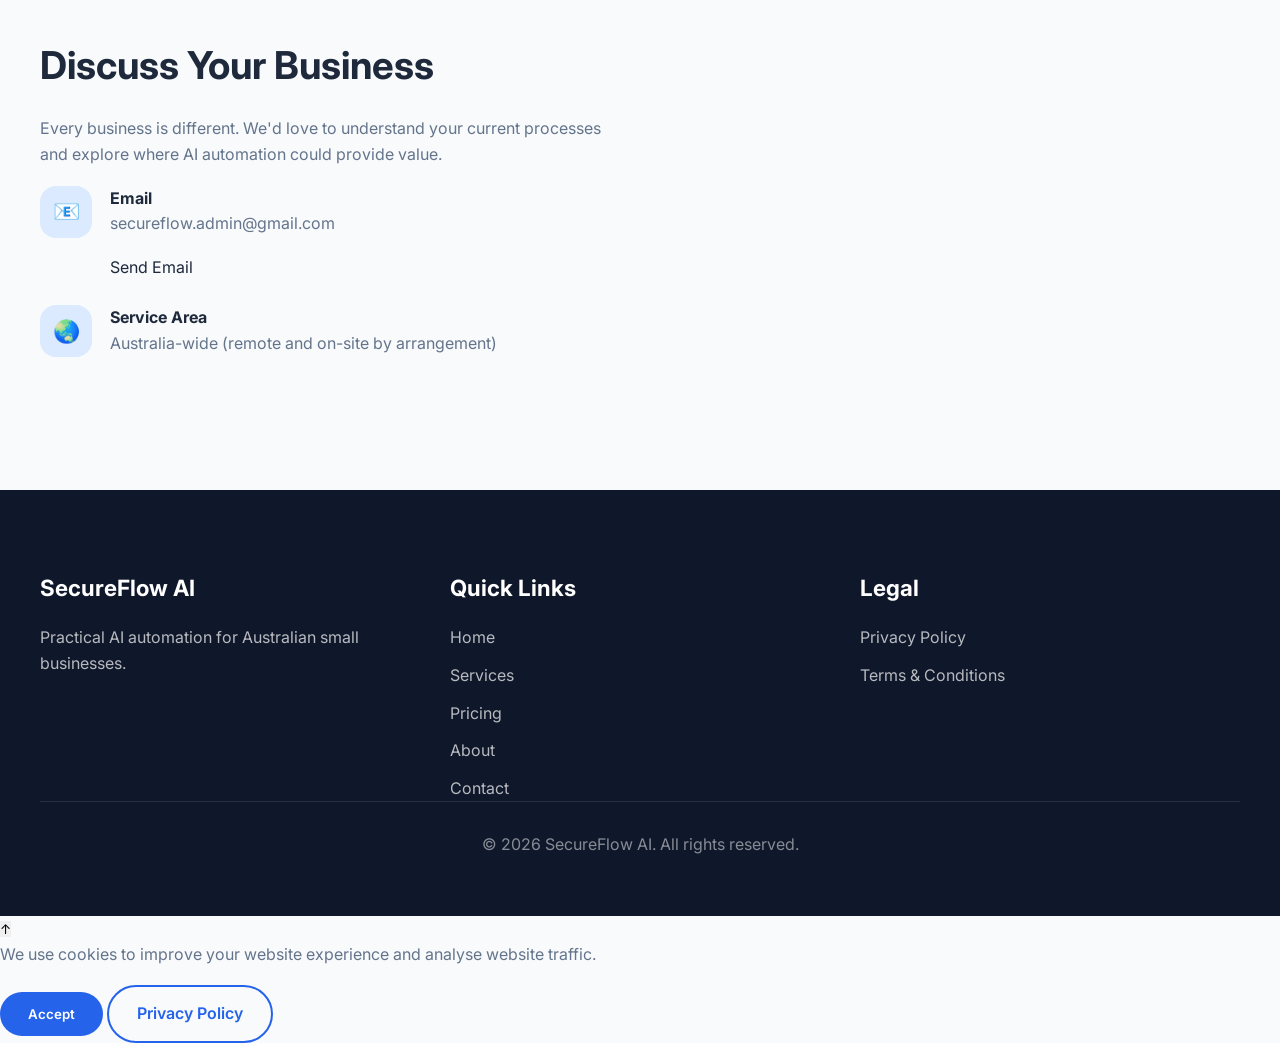
<file: case-studies.html>
<!DOCTYPE html>
<html lang="en-AU">

<head>
<script async src="https://www.googletagmanager.com/gtag/js?id=G-MEBBC4JY05"></script>
<script>
  window.dataLayer = window.dataLayer || [];
  function gtag(){dataLayer.push(arguments);}
  gtag('js', new Date());

  gtag('config', 'G-MEBBC4JY05');
</script>
    <meta charset="UTF-8">
    <meta name="viewport" content="width=device-width, initial-scale=1.0">

    <title>Case Studies | SecureFlow AI</title>

    <meta name="description"
          content="Illustrative examples of how SecureFlow AI helps Australian small businesses streamline workflows using practical AI automation.">

    <meta name="keywords"
          content="AI automation examples, workflow automation, AI case studies Australia">

    <meta name="author"
          content="SecureFlow AI">

    <link rel="icon" href="favicon.ico">

    <link rel="stylesheet" href="css/style.css">

</head>

<body>

<header>

<div class="container navbar">

<a href="index.html" class="logo">

Secure<span>Flow</span> AI

</a>

<nav id="navMenu">

<ul>

<li><a href="index.html">Home</a></li>
<li><a href="services.html">Services</a></li>
<li><a href="pricing.html">Pricing</a></li>
<li><a href="case-studies.html" class="active">Case Studies</a></li>
<li><a href="about.html">About</a></li>
<li><a href="faq.html">FAQ</a></li>
<li><a href="contact.html">Contact</a></li>

</ul>

</nav>

<div class="mobile-toggle" id="menuToggle">

☰

</div>

</div>

</header>

<!-- ===================================================== -->
<!-- HERO -->
<!-- ===================================================== -->

<section class="hero">

<div class="container hero-grid">

<div>

<div class="badge">

📚 Example Automation Projects

</div>

<h1>

See What AI Automation Could Look Like for Your Business

</h1>

<p>

The examples below are illustrative scenarios showing the types of
business challenges AI automation can help address. They are intended to
demonstrate our approach and are not descriptions of actual client
engagements.

</p>

<div class="hero-buttons">

<a href="contact.html"
class="btn btn-primary">

Book a Free Consultation

</a>

<a href="#examples"
class="btn btn-outline">

View Examples

</a>

</div>

</div>

<div class="hero-card">

<h3>

Illustrative Benefits

</h3>

<div class="stats">

<div class="stat">

<h2>Less</h2>

<p>Manual Admin</p>

</div>

<div class="stat">

<h2>Faster</h2>

<p>Response Times</p>

</div>

<div class="stat">

<h2>More</h2>

<p>Time for Customers</p>

</div>

</div>

</div>

</div>

</section>

<!-- ===================================================== -->
<!-- INTRO -->
<!-- ===================================================== -->

<section class="bg-light">

<div class="container">

<h2 class="section-title">

How We Approach Automation

</h2>

<p class="section-subtitle">

Every business is unique. Rather than selling a one-size-fits-all
solution, we analyse your current workflows, identify repetitive tasks
and design practical automations that fit your existing systems.

</p>

<div class="grid three-col">

<div class="card">

<div class="card-icon">🔍</div>

<h3>Discover</h3>

<p>

Understand current processes, pain points and business objectives.

</p>

</div>

<div class="card">

<div class="card-icon">⚙️</div>

<h3>Automate</h3>

<p>

Implement practical AI workflows that reduce repetitive manual work.

</p>

</div>

<div class="card">

<div class="card-icon">📈</div>

<h3>Improve</h3>

<p>

Review performance and continuously refine workflows over time.

</p>

</div>

</div>

</div>
 
</section>

<!-- ===================================================== -->
<!-- EXAMPLE CASE STUDIES -->
<!-- ===================================================== -->

<section id="examples">

<div class="container">

<h2 class="section-title">

Illustrative Examples

</h2>

<p class="section-subtitle">

The following scenarios demonstrate the kinds of solutions SecureFlow AI
can build for Australian small businesses.

</p>

<!-- Case studies continue in Part 2 -->

</div>

    <!-- ===================================================== -->
<!-- ILLUSTRATIVE CASE STUDY 1 -->
<!-- ===================================================== -->

<div class="card mt-4">

    <span class="tag">Illustrative Scenario</span>

    <h3 class="mt-2">

        Accounting Practice – Automating Client Document Collection

    </h3>

    <div class="grid two-col mt-3">

        <div>

            <h4>Business Challenge</h4>

            <ul>

                <li>• Staff manually requested missing tax documents.</li>
                <li>• Follow-up emails were repetitive.</li>
                <li>• Client information arrived in multiple formats.</li>

            </ul>

            <h4 class="mt-3">Proposed Solution</h4>

            <ul>

                <li>✓ Automated email reminders</li>
                <li>✓ AI document classification</li>
                <li>✓ Secure document organisation</li>
                <li>✓ Automatic task creation</li>

            </ul>

        </div>

        <div>

            <h4>Potential Business Benefits</h4>

            <ul>

                <li>✓ Less manual administration</li>
                <li>✓ Faster document collection</li>
                <li>✓ More consistent client communication</li>
                <li>✓ Better visibility of outstanding items</li>

            </ul>

            <div class="alert alert-success mt-3">

                <strong>Example Outcome</strong><br>

                Staff spend less time chasing paperwork and more time
                providing professional advice.

            </div>

        </div>

    </div>

</div>

<!-- ===================================================== -->
<!-- ILLUSTRATIVE CASE STUDY 2 -->
<!-- ===================================================== -->

<div class="card mt-4">

    <span class="tag">Illustrative Scenario</span>

    <h3 class="mt-2">

        Legal Practice – Internal Knowledge Assistant

    </h3>

    <div class="grid two-col mt-3">

        <div>

            <h4>Business Challenge</h4>

            <ul>

                <li>• Policies stored across multiple folders.</li>
                <li>• Staff searched manually for precedents.</li>
                <li>• Repeated internal questions slowed work.</li>

            </ul>

            <h4 class="mt-3">Proposed Solution</h4>

            <ul>

                <li>✓ AI document search</li>
                <li>✓ Natural language Q&amp;A</li>
                <li>✓ Internal knowledge assistant</li>
                <li>✓ Permission-aware document access</li>

            </ul>

        </div>

        <div>

            <h4>Potential Business Benefits</h4>

            <ul>

                <li>✓ Faster information retrieval</li>
                <li>✓ Reduced duplicated effort</li>
                <li>✓ Better knowledge sharing</li>
                <li>✓ Improved staff productivity</li>

            </ul>

            <div class="alert alert-success mt-3">

                <strong>Example Outcome</strong><br>

                Staff locate internal information more quickly using
                natural language search.

            </div>

        </div>

    </div>

</div>

<!-- ===================================================== -->
<!-- ILLUSTRATIVE CASE STUDY 3 -->
<!-- ===================================================== -->

<div class="card mt-4">

    <span class="tag">Illustrative Scenario</span>

    <h3 class="mt-2">

        Real Estate Agency – Lead Follow-up Automation

    </h3>

    <div class="grid two-col mt-3">

        <div>

            <h4>Business Challenge</h4>

            <ul>

                <li>• Website enquiries required manual responses.</li>
                <li>• CRM updates were inconsistent.</li>
                <li>• Follow-up timing varied between agents.</li>

            </ul>

            <h4 class="mt-3">Proposed Solution</h4>

            <ul>

                <li>✓ Automatic lead routing</li>
                <li>✓ CRM synchronisation</li>
                <li>✓ Follow-up reminders</li>
                <li>✓ AI-generated email drafts</li>

            </ul>

        </div>

        <div>

            <h4>Potential Business Benefits</h4>

            <ul>

                <li>✓ Faster response times</li>
                <li>✓ Better lead tracking</li>
                <li>✓ Consistent customer communication</li>
                <li>✓ Reduced manual administration</li>

            </ul>

            <div class="alert alert-success mt-3">

                <strong>Example Outcome</strong><br>

                Agents spend more time meeting clients and less time
                updating systems.

            </div>

        </div>

    </div>

</div>

<!-- ===================================================== -->
<!-- ILLUSTRATIVE CASE STUDY 4 -->
<!-- ===================================================== -->

<div class="card mt-4">

    <span class="tag">Illustrative Scenario</span>

    <h3 class="mt-2">

        Medical Clinic – Administrative Workflow Automation

    </h3>

    <div class="grid two-col mt-3">

        <div>

            <h4>Business Challenge</h4>

            <ul>

                <li>• Appointment reminders handled manually.</li>
                <li>• Patient enquiries consumed reception time.</li>
                <li>• Routine administration reduced efficiency.</li>

            </ul>

            <h4 class="mt-3">Proposed Solution</h4>

            <ul>

                <li>✓ Automated reminders</li>
                <li>✓ AI-powered enquiry handling</li>
                <li>✓ Digital forms</li>
                <li>✓ Workflow notifications</li>

            </ul>

        </div>

        <div>

            <h4>Potential Business Benefits</h4>

            <ul>

                <li>✓ Reduced administrative workload</li>
                <li>✓ More consistent patient communication</li>
                <li>✓ Better appointment coordination</li>
                <li>✓ Improved operational efficiency</li>

            </ul>

            <div class="alert alert-success mt-3">

                <strong>Example Outcome</strong><br>

                Administrative staff focus on patient care rather than
                repetitive manual processes.

            </div>

        </div>

    </div>

</div>

<!-- ===================================================== -->
<!-- DELIVERY APPROACH -->
<!-- ===================================================== -->

<section class="mt-4 bg-light">

    <div class="container">

        <h2 class="section-title">

            Our Typical Delivery Approach

        </h2>

        <div class="grid four-col">

            <div class="card process-step">

                <div class="card-icon">1️⃣</div>

                <h3>Assess</h3>

                <p>Understand your current workflow and business goals.</p>

            </div>

            <div class="card process-step">

                <div class="card-icon">2️⃣</div>

                <h3>Design</h3>

                <p>Create a practical AI automation solution.</p>

            </div>

            <div class="card process-step">

                <div class="card-icon">3️⃣</div>

                <h3>Implement</h3>

                <p>Deploy, test and train your team.</p>

            </div>

            <div class="card process-step">

                <div class="card-icon">4️⃣</div>

                <h3>Optimise</h3>

                <p>Review performance and refine over time.</p>

            </div>

        </div>

    </div>

</section>

<!-- CONTINUE WITH PART 3 -->

</section>

<!-- ===================================================== -->
<!-- WHY THESE EXAMPLES -->
<!-- ===================================================== -->

<section>

    <div class="container">

        <h2 class="section-title">

            Why These Examples Matter

        </h2>

        <p class="section-subtitle">

            Every business has unique processes. These scenarios illustrate
            how AI automation can be applied across different industries to
            reduce repetitive work and improve operational efficiency.

        </p>

        <div class="grid three-col">

            <div class="card">

                <div class="card-icon">🎯</div>

                <h3>Practical</h3>

                <p>

                    We focus on solving real business problems rather than
                    implementing technology for its own sake.

                </p>

            </div>

            <div class="card">

                <div class="card-icon">⚡</div>

                <h3>Incremental</h3>

                <p>

                    Start with one workflow, measure the benefits and expand
                    automation as your business grows.

                </p>

            </div>

            <div class="card">

                <div class="card-icon">🔒</div>

                <h3>Secure</h3>

                <p>

                    Security, privacy and responsible AI practices are
                    considered throughout every engagement.

                </p>

            </div>

        </div>

    </div>

</section>

<!-- ===================================================== -->
<!-- IMPORTANT NOTE -->
<!-- ===================================================== -->

<section class="bg-light">

    <div class="container">

        <div class="card">

            <h3>Transparency</h3>

            <p>

                The case studies on this page are illustrative examples
                created to demonstrate possible AI automation approaches.
                They do not represent actual client projects or guaranteed
                business outcomes.

            </p>

            <p>

                As SecureFlow AI completes customer engagements, this page
                will be updated with real client success stories where
                permission has been obtained.

            </p>

        </div>

    </div>

</section>

<!-- ===================================================== -->
<!-- CALL TO ACTION -->
<!-- ===================================================== -->

<section>

    <div class="container">

        <div class="cta">

            <h2>

                Let's Build Your First AI Automation

            </h2>

            <p>

                Book a free consultation and we'll identify one practical
                workflow that could be automated in your business.

            </p>

            <a href="contact.html"
               class="btn btn-white">

                Schedule a Free Consultation

            </a>

        </div>

    </div>

</section>

<!-- ===================================================== -->
<!-- CONTACT -->
<!-- ===================================================== -->

<section>

    <div class="container contact-grid">

        <div>

            <h2>

                Discuss Your Business

            </h2>

            <p>

                Every business is different. We'd love to understand your
                current processes and explore where AI automation could
                provide value.

            </p>

            <div class="contact-info">

                <div class="contact-icon">

                    📧

                </div>

                <div>

                    <strong>Email</strong>

  
<p>

secureflow.admin@gmail.com

</p>


<a href="mailto:secureflow.admin@gmail.com">

Send Email

</a>
                </div>

            </div>

            <div class="contact-info">

                <div class="contact-icon">

                    🌏

                </div>

                <div>

                    <strong>Service Area</strong>

                    <p>Australia-wide (remote and on-site by arrangement)</p>

                </div>

            </div>

        </div>

     

    </div>

</section>

<!-- ===================================================== -->
<!-- FOOTER -->
<!-- ===================================================== -->

<footer>

    <div class="container">

        <div class="grid three-col">

            <div>

                <h3>SecureFlow AI</h3>

                <p>

                    Practical AI automation for Australian small businesses.

                </p>

            </div>

            <div>

                <h3>Quick Links</h3>

                <ul>

                    <li><a href="index.html">Home</a></li>
                    <li><a href="services.html">Services</a></li>
                    <li><a href="pricing.html">Pricing</a></li>
                    <li><a href="about.html">About</a></li>
                    <li><a href="contact.html">Contact</a></li>

                </ul>

            </div>

            <div>

                <h3>Legal</h3>

                <ul>

                    <li><a href="privacy.html">Privacy Policy</a></li>
                    <li><a href="terms.html">Terms &amp; Conditions</a></li>

                </ul>

            </div>

        </div>

        <hr>

        <p class="copyright">

            © 2026 SecureFlow AI. All rights reserved.

        </p>

    </div>

</footer>

<!-- ===================================================== -->
<!-- STRUCTURED DATA -->
<!-- ===================================================== -->

<script type="application/ld+json">
{
  "@context":"https://schema.org",
  "@type":"ProfessionalService",
  "name":"SecureFlow AI",
  "url":"https://secureflow.ai",
  "description":"AI automation consultancy helping Australian small businesses streamline repetitive work through practical automation solutions.",
  "areaServed":"Australia",
  "serviceType":"AI Automation Consulting"
}
</script>

<script src="js/main.js"></script>

</body>
</html>
</file>
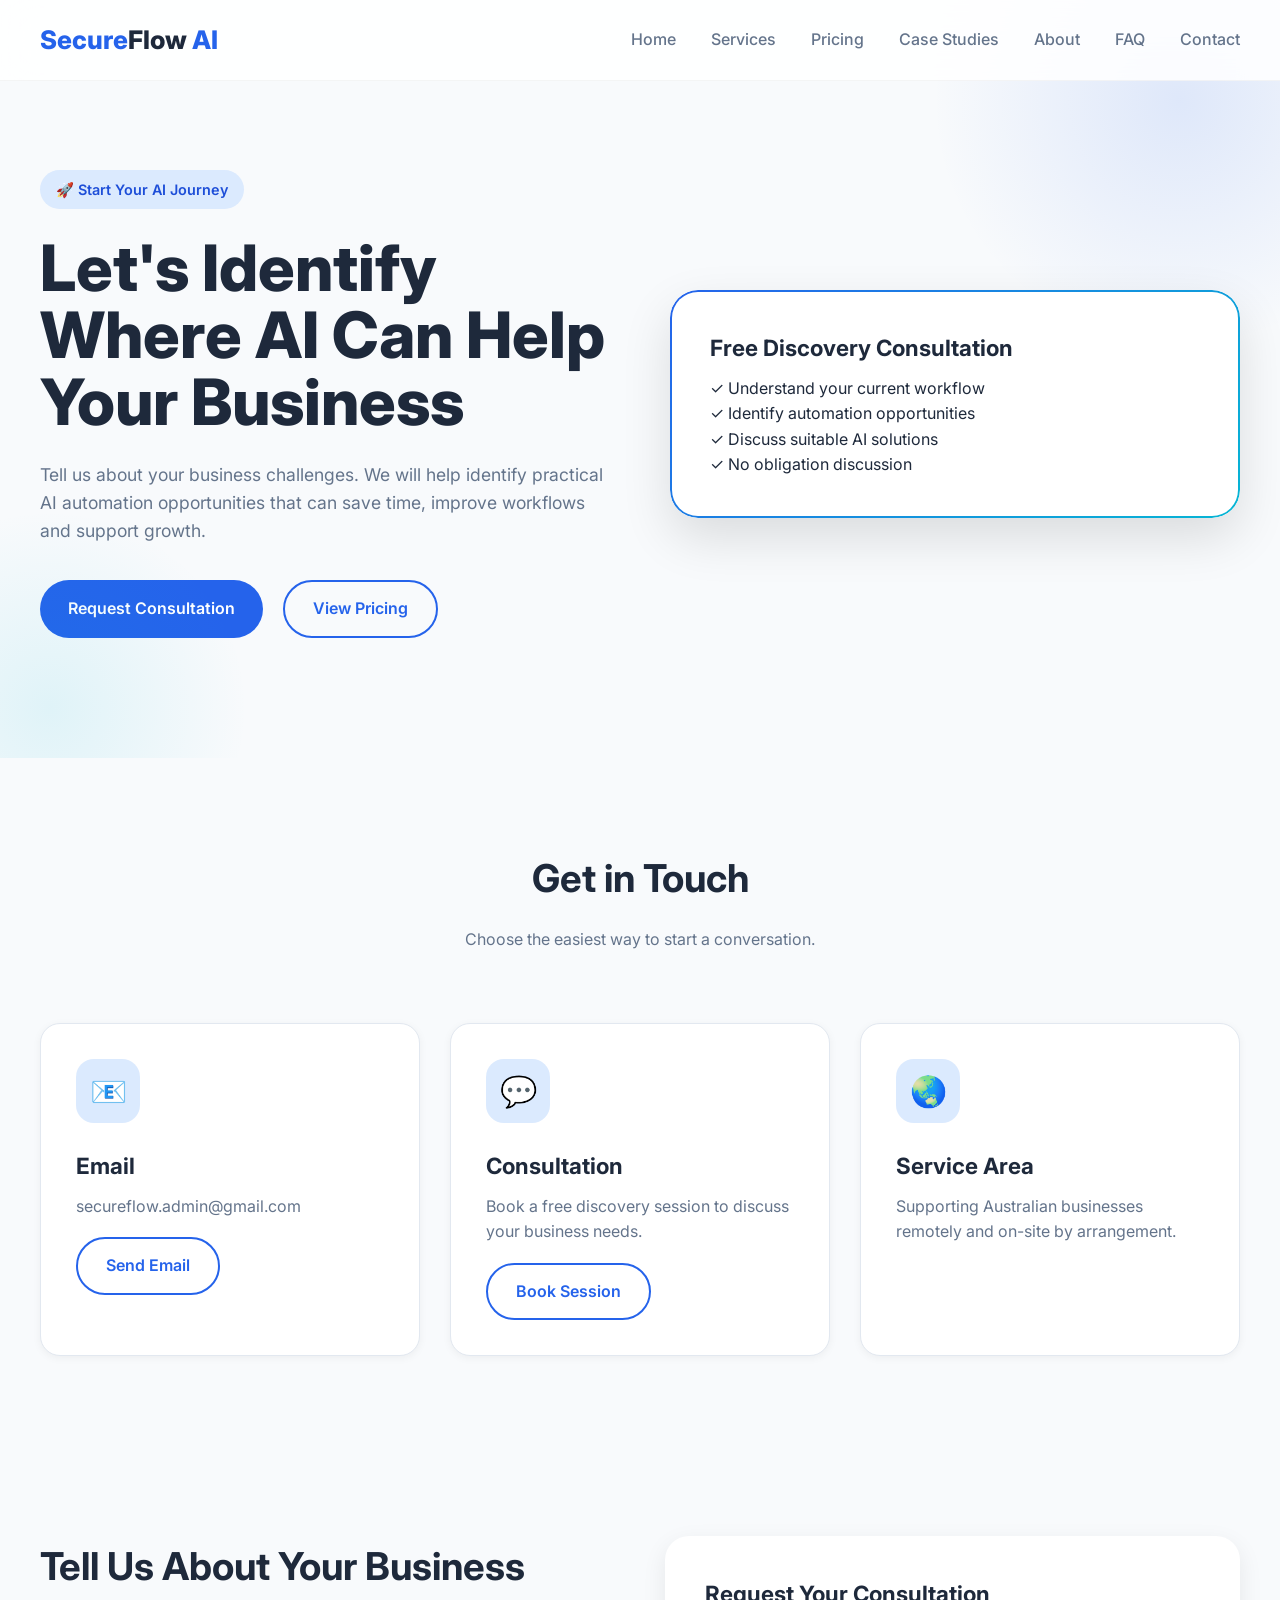
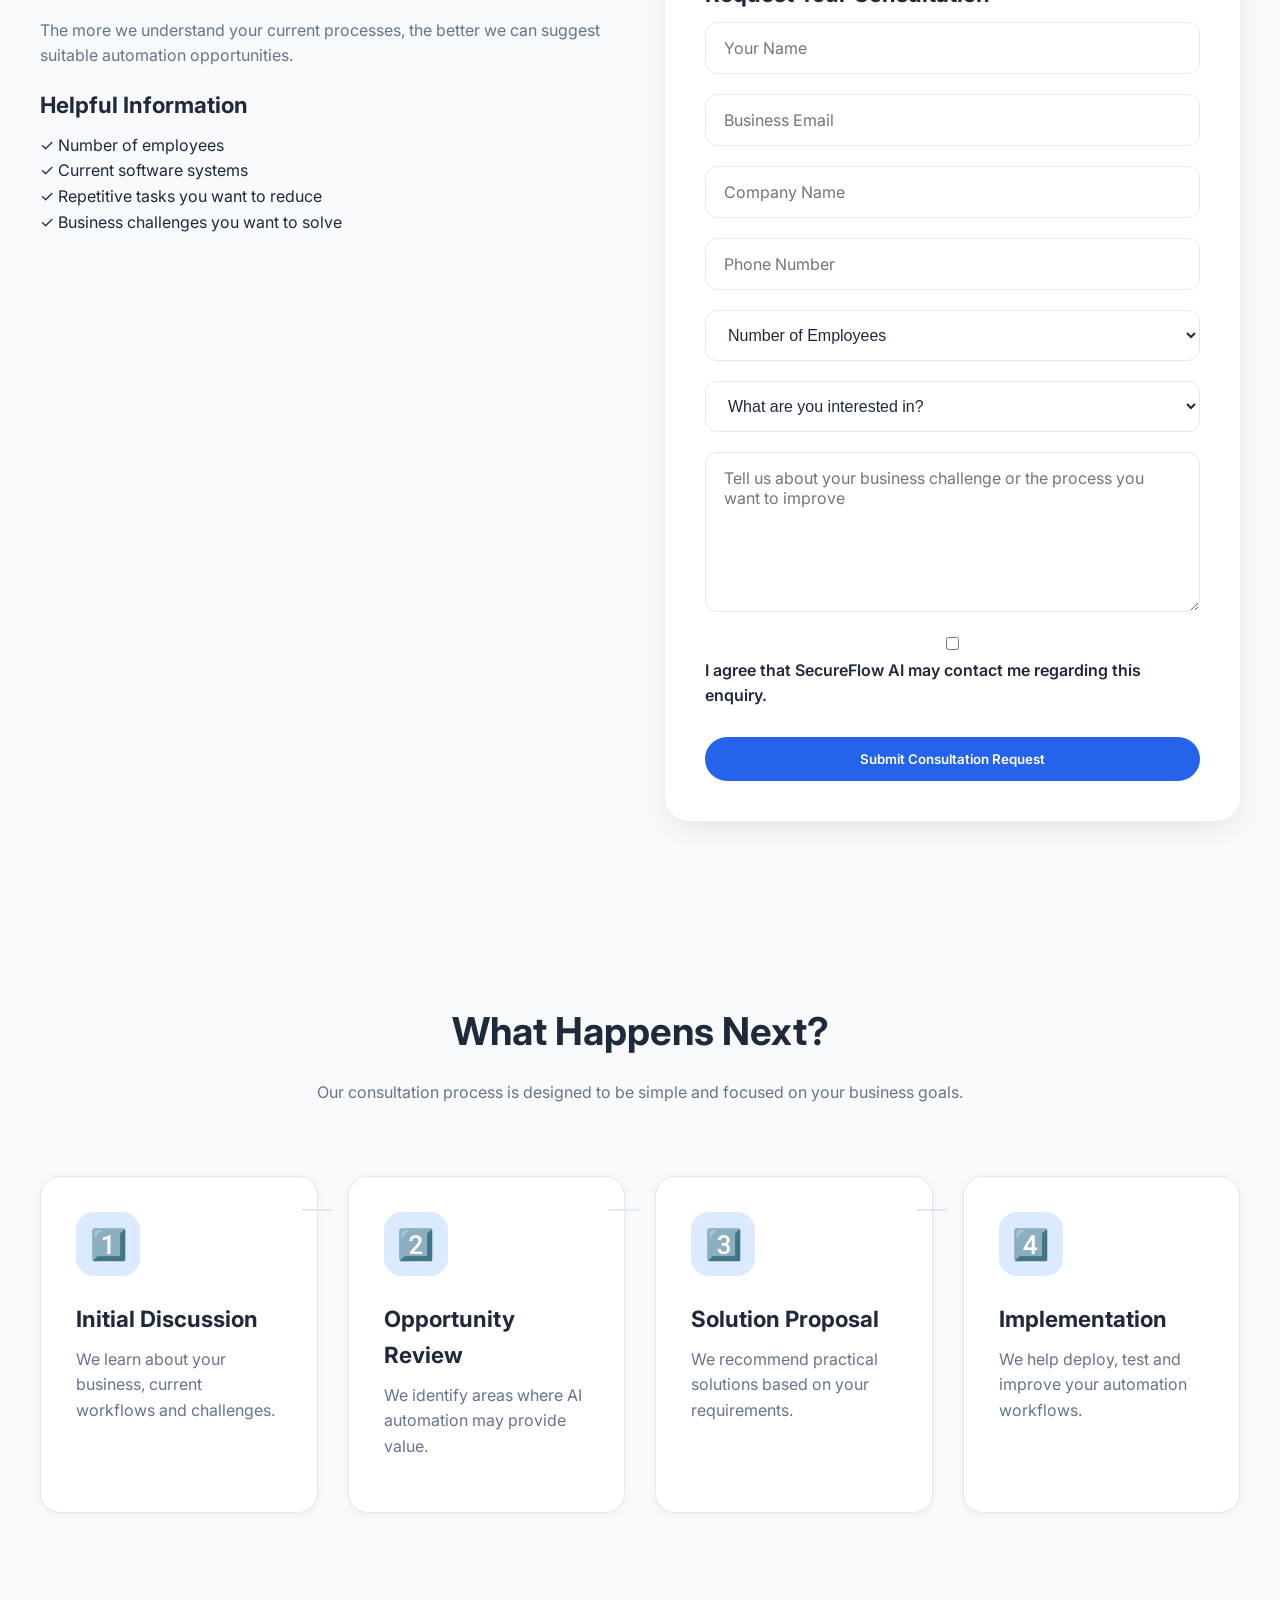
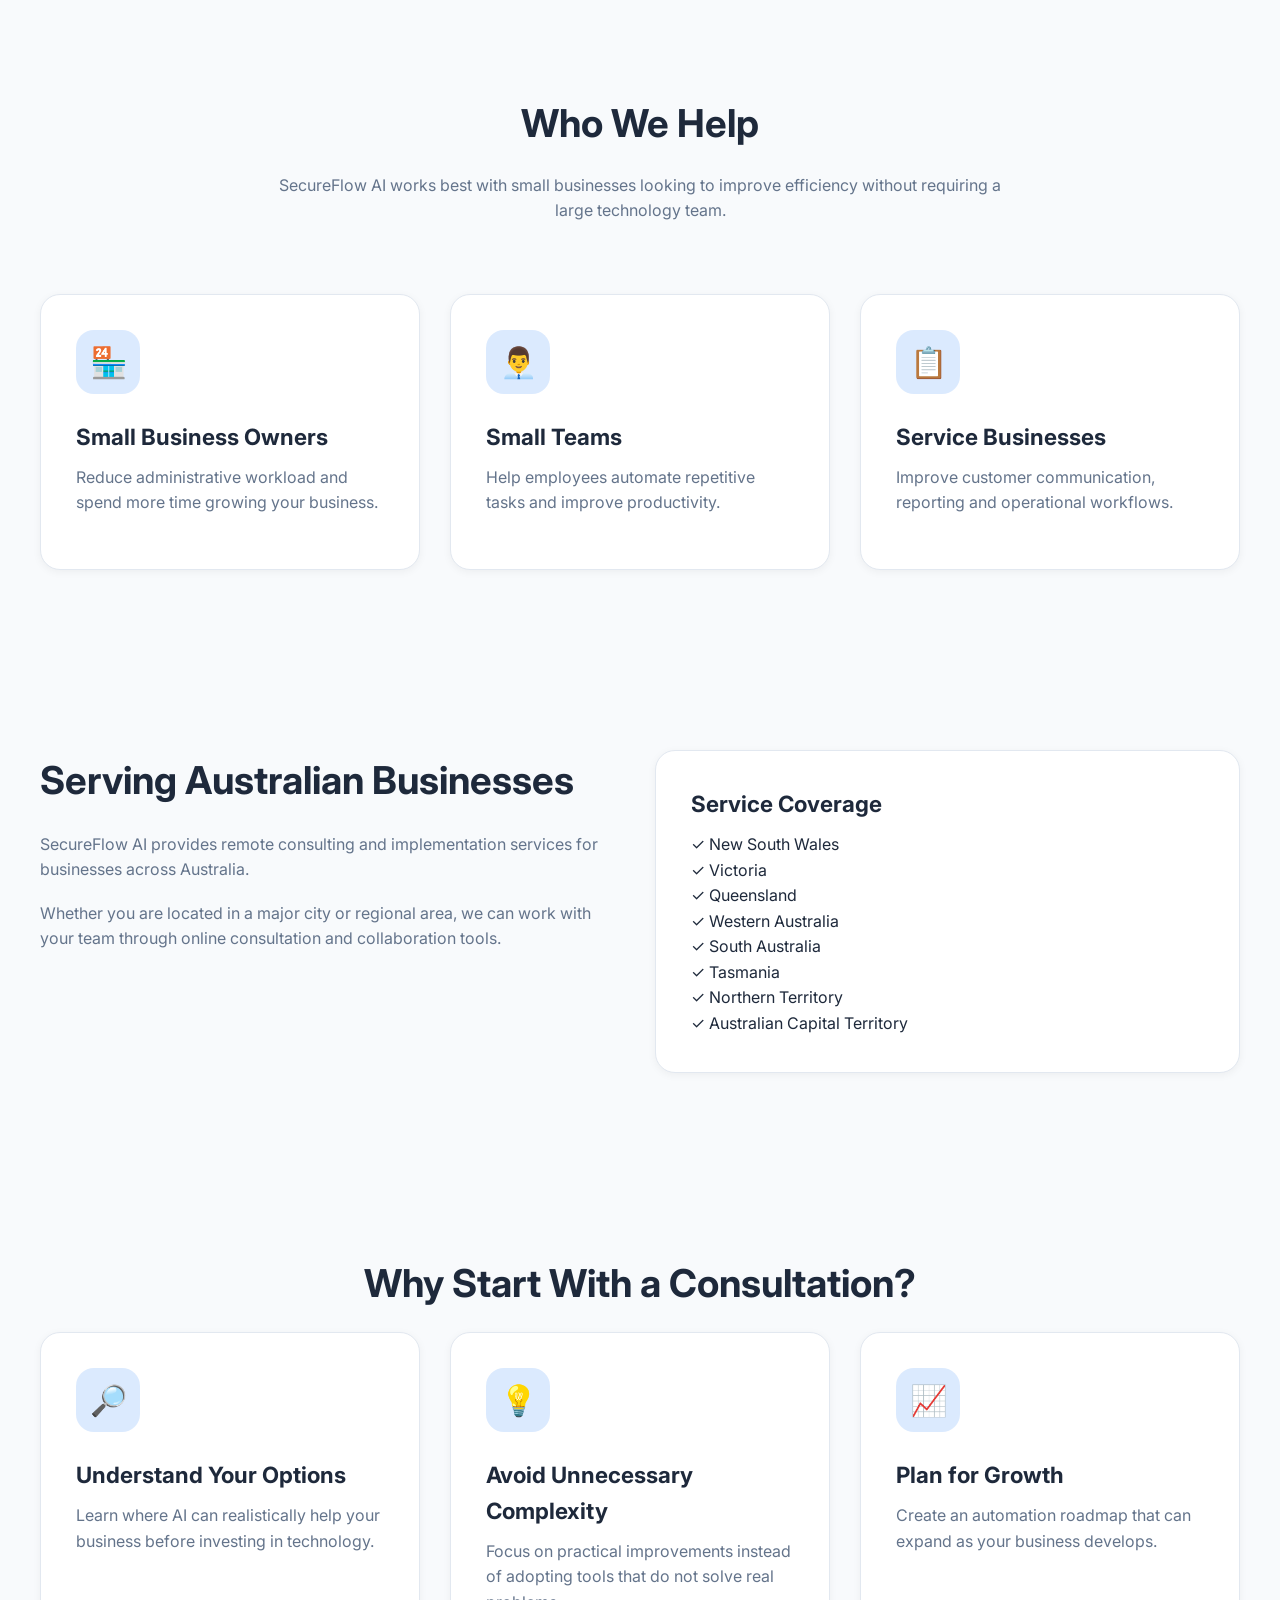
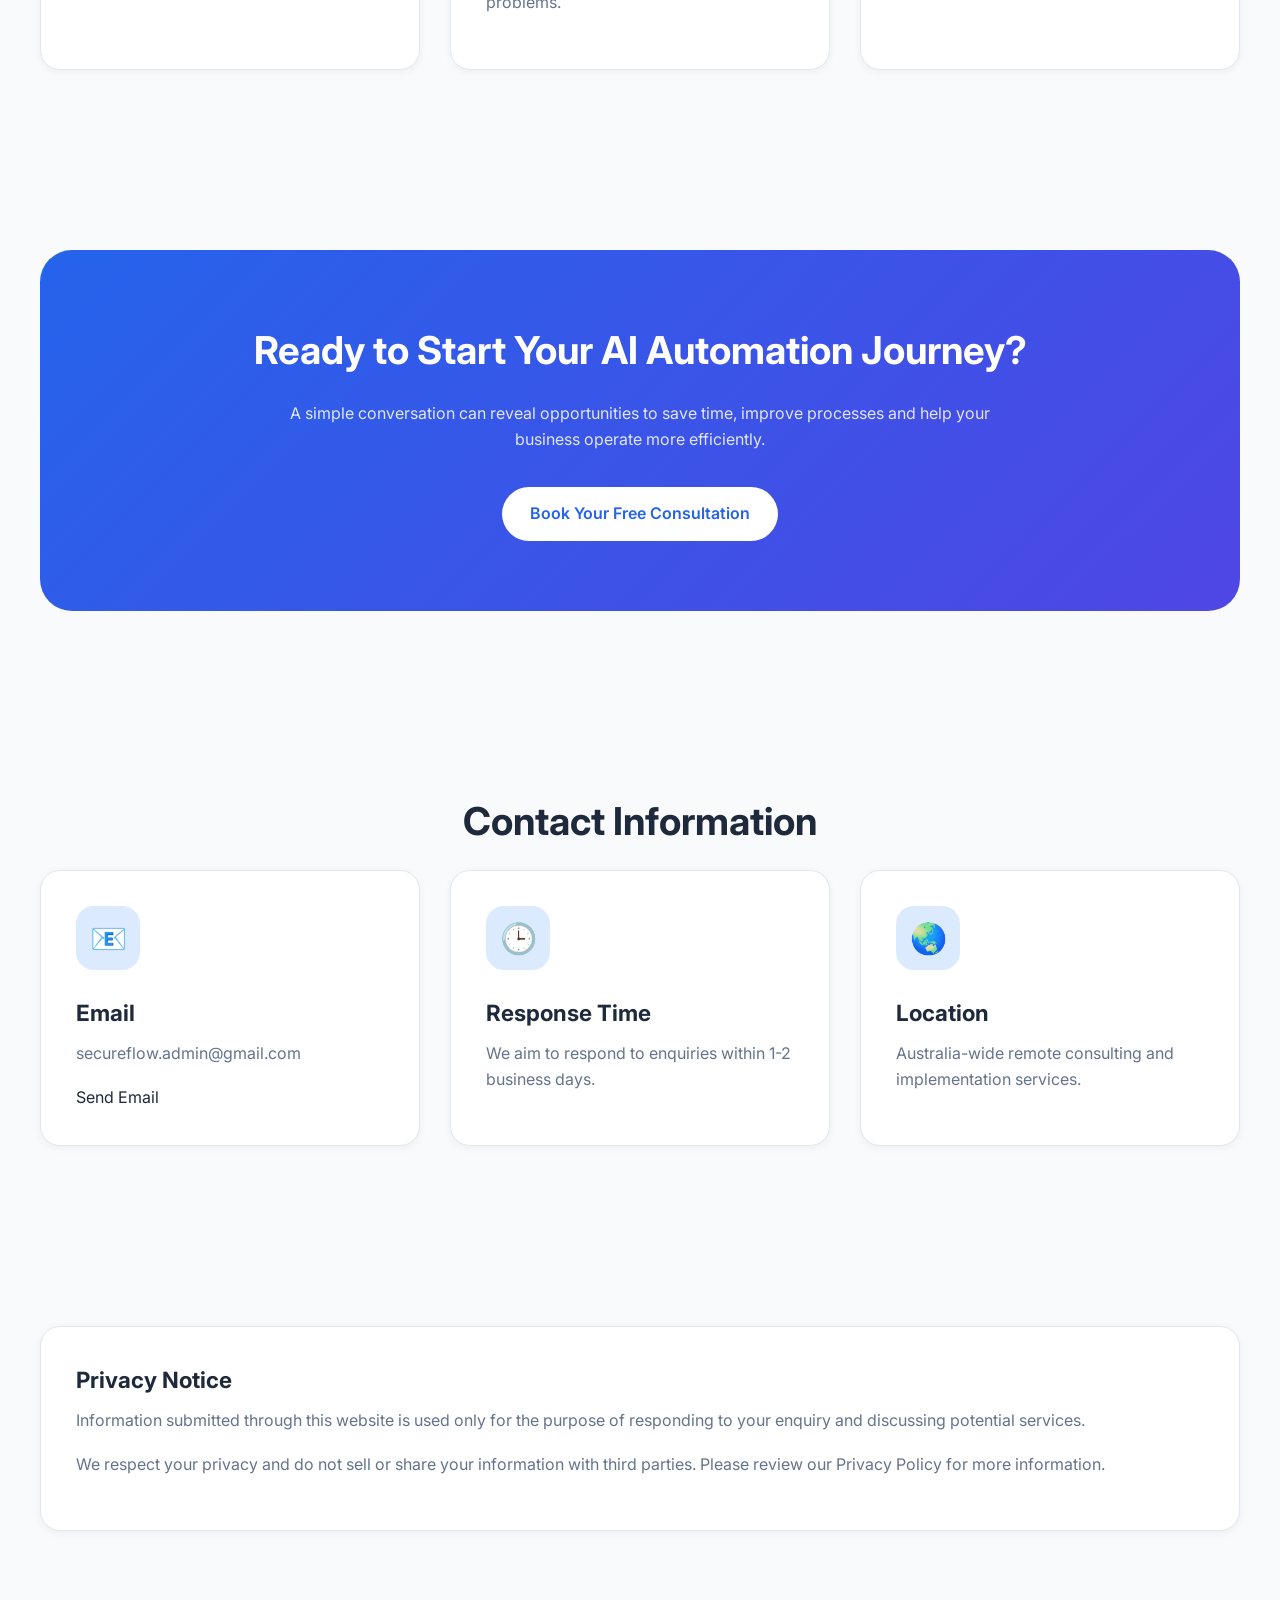
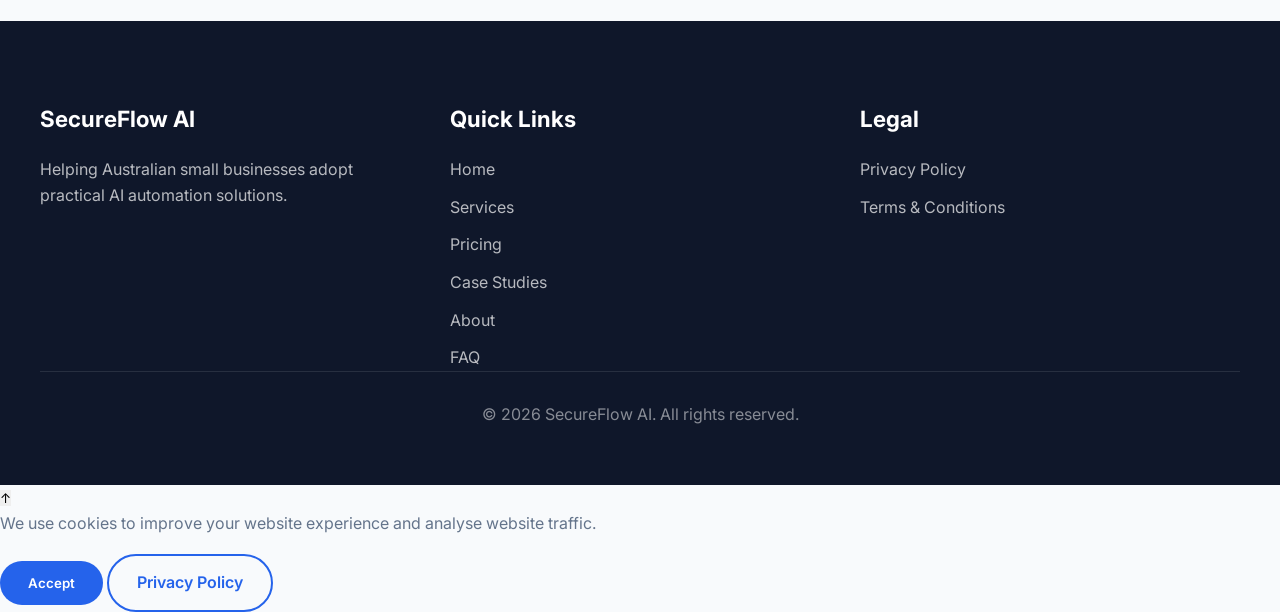
<file: contact.html>
<!DOCTYPE html>
<html lang="en-AU">

<head>
<script async src="https://www.googletagmanager.com/gtag/js?id=G-MEBBC4JY05"></script>
<script>
  window.dataLayer = window.dataLayer || [];
  function gtag(){dataLayer.push(arguments);}
  gtag('js', new Date());

  gtag('config', 'G-MEBBC4JY05');
</script>
    <meta charset="UTF-8">

    <meta name="viewport"
          content="width=device-width, initial-scale=1.0">

    <title>Contact SecureFlow AI | Book a Free AI Automation Consultation</title>

    <meta name="description"
          content="Contact SecureFlow AI to explore AI automation opportunities for your Australian small business. Book a free consultation today.">

    <meta name="keywords"
          content="contact AI consultant Australia, AI automation consultation, business automation">

    <meta name="author"
          content="SecureFlow AI">

    <link rel="icon"
          href="favicon.ico">

    <link rel="stylesheet"
          href="css/style.css">

</head>


<body>


<!-- ===================================================== -->
<!-- HEADER -->
<!-- ===================================================== -->


<header>


<div class="container navbar">


<a href="index.html"
   class="logo">

Secure<span>Flow</span> AI

</a>



<nav id="navMenu">


<ul>


<li>
<a href="index.html">
Home
</a>
</li>


<li>
<a href="services.html">
Services
</a>
</li>


<li>
<a href="pricing.html">
Pricing
</a>
</li>


<li>
<a href="case-studies.html">
Case Studies
</a>
</li>


<li>
<a href="about.html">
About
</a>
</li>


<li>
<a href="faq.html">
FAQ
</a>
</li>


<li>
<a href="contact.html"
   class="active">

Contact

</a>
</li>


</ul>


</nav>



<div id="menuToggle"
     class="mobile-toggle">

☰

</div>


</div>


</header>




<!-- ===================================================== -->
<!-- HERO -->
<!-- ===================================================== -->


<section class="hero">


<div class="container hero-grid">


<div>


<div class="badge">

🚀 Start Your AI Journey

</div>



<h1>

Let's Identify Where AI Can Help Your Business

</h1>



<p>

Tell us about your business challenges. We will help identify practical
AI automation opportunities that can save time, improve workflows and
support growth.

</p>



<div class="hero-buttons">


<a href="#contact-form"
   class="btn btn-primary">

Request Consultation

</a>


<a href="pricing.html"
   class="btn btn-outline">

View Pricing

</a>


</div>


</div>




<div class="hero-card">


<h3>

Free Discovery Consultation

</h3>


<ul>


<li>
✓ Understand your current workflow
</li>


<li>
✓ Identify automation opportunities
</li>


<li>
✓ Discuss suitable AI solutions
</li>


<li>
✓ No obligation discussion
</li>


</ul>


</div>



</div>


</section>





<!-- ===================================================== -->
<!-- CONTACT OPTIONS -->
<!-- ===================================================== -->


<section class="bg-light">


<div class="container">


<h2 class="section-title">

Get in Touch

</h2>



<p class="section-subtitle">

Choose the easiest way to start a conversation.

</p>




<div class="grid three-col">


<div class="card">


<div class="card-icon">

📧

</div>



<h3>

Email

</h3>



<p>

secureflow.admin@gmail.com

</p>



<a href="mailto:secureflow.admin@gmail.com"
   class="btn btn-outline">

Send Email

</a>


</div>




<div class="card">


<div class="card-icon">

💬

</div>



<h3>

Consultation

</h3>



<p>

Book a free discovery session to discuss your business needs.

</p>



<a href="#contact-form"
   class="btn btn-outline">

Book Session

</a>


</div>




<div class="card">


<div class="card-icon">

🌏

</div>



<h3>

Service Area

</h3>



<p>

Supporting Australian businesses remotely and on-site by arrangement.

</p>



</div>



</div>



</div>


</section>





<!-- ===================================================== -->
<!-- CONTACT FORM -->
<!-- ===================================================== -->


<section id="contact-form">


<div class="container contact-grid">



<div>


<h2>

Tell Us About Your Business

</h2>



<p>

The more we understand your current processes, the better we can suggest
suitable automation opportunities.

</p>



<h3>

Helpful Information

</h3>



<ul>


<li>
✓ Number of employees
</li>


<li>
✓ Current software systems
</li>


<li>
✓ Repetitive tasks you want to reduce
</li>


<li>
✓ Business challenges you want to solve
</li>


</ul>



</div>




<div class="contact-card">


<h3>

Request Your Consultation

</h3>





<form
id="contactForm"
class="contact-form"

action="https://formspree.io/f/xbdnqkkq"

method="POST">
    
<input
type="text"
name="name"
placeholder="Your Name"
required>



<input
type="email"
name="email"
placeholder="Business Email"
required>



<input
type="text"
name="company"
placeholder="Company Name">



<input
type="tel"
name="phone"
placeholder="Phone Number">



<select name="business-size">


<option>

Number of Employees

</option>


<option>

1 - 5 Employees

</option>


<option>

6 - 10 Employees

</option>


<option>

11 - 50 Employees

</option>


<option>

50+ Employees

</option>


</select>



<!-- Continue in Part 2 -->
<!-- ===================================================== -->
<!-- CONTACT FORM CONTINUED -->
<!-- ===================================================== -->


<select name="interest">


<option>

What are you interested in?

</option>


<option>

AI Workflow Automation

</option>


<option>

AI Knowledge Assistant

</option>


<option>

Customer Service Automation

</option>


<option>

Document Processing Automation

</option>


<option>

Business Process Review

</option>


<option>

Not Sure - Need Advice

</option>


</select>



<textarea
name="message"
rows="6"
placeholder="Tell us about your business challenge or the process you want to improve"></textarea>



<label class="checkbox">


<input
type="checkbox"
required>


I agree that SecureFlow AI may contact me regarding this enquiry.


</label>



<button
type="submit"
class="btn btn-primary">


Submit Consultation Request


</button>



</form>


</div>


</div>


</section>





<!-- ===================================================== -->
<!-- CONSULTATION PROCESS -->
<!-- ===================================================== -->


<section class="bg-light">


<div class="container">


<h2 class="section-title">

What Happens Next?

</h2>



<p class="section-subtitle">

Our consultation process is designed to be simple and focused on your
business goals.

</p>




<div class="grid four-col">



<div class="card process-step">


<div class="card-icon">

1️⃣

</div>


<h3>

Initial Discussion

</h3>


<p>

We learn about your business, current workflows and challenges.

</p>


</div>





<div class="card process-step">


<div class="card-icon">

2️⃣

</div>


<h3>

Opportunity Review

</h3>


<p>

We identify areas where AI automation may provide value.

</p>


</div>





<div class="card process-step">


<div class="card-icon">

3️⃣

</div>


<h3>

Solution Proposal

</h3>


<p>

We recommend practical solutions based on your requirements.

</p>


</div>





<div class="card process-step">


<div class="card-icon">

4️⃣

</div>


<h3>

Implementation

</h3>


<p>

We help deploy, test and improve your automation workflows.

</p>


</div>



</div>


</div>


</section>





<!-- ===================================================== -->
<!-- WHO WE HELP -->
<!-- ===================================================== -->


<section>


<div class="container">


<h2 class="section-title">

Who We Help

</h2>



<p class="section-subtitle">

SecureFlow AI works best with small businesses looking to improve
efficiency without requiring a large technology team.

</p>



<div class="grid three-col">



<div class="card">


<div class="card-icon">

🏪

</div>


<h3>

Small Business Owners

</h3>


<p>

Reduce administrative workload and spend more time growing your business.

</p>


</div>





<div class="card">


<div class="card-icon">

👨‍💼

</div>


<h3>

Small Teams

</h3>


<p>

Help employees automate repetitive tasks and improve productivity.

</p>


</div>





<div class="card">


<div class="card-icon">

📋

</div>


<h3>

Service Businesses

</h3>


<p>

Improve customer communication, reporting and operational workflows.

</p>


</div>



</div>


</div>


</section>





<!-- ===================================================== -->
<!-- SERVICE AREA -->
<!-- ===================================================== -->


<section class="bg-light">


<div class="container">


<div class="grid two-col">



<div>


<h2>

Serving Australian Businesses

</h2>



<p>

SecureFlow AI provides remote consulting and implementation services for
businesses across Australia.

</p>



<p>

Whether you are located in a major city or regional area, we can work
with your team through online consultation and collaboration tools.

</p>



</div>




<div class="card">


<h3>

Service Coverage

</h3>



<ul>


<li>
✓ New South Wales
</li>


<li>
✓ Victoria
</li>


<li>
✓ Queensland
</li>


<li>
✓ Western Australia
</li>


<li>
✓ South Australia
</li>


<li>
✓ Tasmania
</li>


<li>
✓ Northern Territory
</li>


<li>
✓ Australian Capital Territory
</li>


</ul>



</div>



</div>


</div>


</section>





<!-- ===================================================== -->
<!-- TRUST SECTION -->
<!-- ===================================================== -->


<section>


<div class="container">


<h2 class="section-title">

Why Start With a Consultation?

</h2>



<div class="grid three-col">



<div class="card">


<div class="card-icon">

🔎

</div>


<h3>

Understand Your Options

</h3>


<p>

Learn where AI can realistically help your business before investing in
technology.

</p>


</div>





<div class="card">


<div class="card-icon">

💡

</div>


<h3>

Avoid Unnecessary Complexity

</h3>


<p>

Focus on practical improvements instead of adopting tools that do not
solve real problems.

</p>


</div>





<div class="card">


<div class="card-icon">

📈

</div>


<h3>

Plan for Growth

</h3>


<p>

Create an automation roadmap that can expand as your business develops.

</p>


</div>



</div>


</div>


</section>



<!-- CONTINUE WITH PART 3 -->
    <!-- ===================================================== -->
<!-- FINAL CTA -->
<!-- ===================================================== -->

<section>

<div class="container">

<div class="cta">


<h2>

Ready to Start Your AI Automation Journey?

</h2>


<p>

A simple conversation can reveal opportunities to save time, improve
processes and help your business operate more efficiently.

</p>


<a href="#contact-form"
   class="btn btn-white">

Book Your Free Consultation

</a>


</div>


</div>


</section>





<!-- ===================================================== -->
<!-- CONTACT INFORMATION -->
<!-- ===================================================== -->


<section class="bg-light">


<div class="container">


<h2 class="section-title">

Contact Information

</h2>



<div class="grid three-col">



<div class="card">


<div class="card-icon">

📧

</div>


<h3>

Email

</h3>


<p>

secureflow.admin@gmail.com

</p>


<a href="mailto:secureflow.admin@gmail.com">

Send Email

</a>


</div>





<div class="card">


<div class="card-icon">

🕒

</div>


<h3>

Response Time

</h3>


<p>

We aim to respond to enquiries within 1-2 business days.

</p>


</div>





<div class="card">


<div class="card-icon">

🌏

</div>


<h3>

Location

</h3>


<p>

Australia-wide remote consulting and implementation services.

</p>


</div>



</div>


</div>


</section>





<!-- ===================================================== -->
<!-- PRIVACY NOTICE -->
<!-- ===================================================== -->


<section>


<div class="container">


<div class="card">


<h3>

Privacy Notice

</h3>


<p>

Information submitted through this website is used only for the purpose of
responding to your enquiry and discussing potential services.

</p>


<p>

We respect your privacy and do not sell or share your information with
third parties. Please review our

<a href="privacy.html">

Privacy Policy

</a>

for more information.

</p>


</div>


</div>


</section>





<!-- ===================================================== -->
<!-- FOOTER -->
<!-- ===================================================== -->


<footer>


<div class="container">


<div class="grid three-col">



<div>


<h3>

SecureFlow AI

</h3>


<p>

Helping Australian small businesses adopt practical AI automation
solutions.

</p>


</div>





<div>


<h3>

Quick Links

</h3>


<ul>


<li>

<a href="index.html">

Home

</a>

</li>


<li>

<a href="services.html">

Services

</a>

</li>


<li>

<a href="pricing.html">

Pricing

</a>

</li>


<li>

<a href="case-studies.html">

Case Studies

</a>

</li>


<li>

<a href="about.html">

About

</a>

</li>


<li>

<a href="faq.html">

FAQ

</a>

</li>


</ul>


</div>





<div>


<h3>

Legal

</h3>


<ul>


<li>

<a href="privacy.html">

Privacy Policy

</a>

</li>


<li>

<a href="terms.html">

Terms &amp; Conditions

</a>

</li>


</ul>


</div>



</div>



<hr>


<p class="copyright">

© 2026 SecureFlow AI. All rights reserved.

</p>



</div>


</footer>





<!-- ===================================================== -->
<!-- CONTACT PAGE STRUCTURED DATA -->
<!-- ===================================================== -->


<script type="application/ld+json">

{
  "@context":"https://schema.org",
  "@type":"ProfessionalService",
  "name":"SecureFlow AI",
  "url":"https://secureflow.ai",
  "description":"AI automation consultancy helping Australian small businesses improve productivity through workflow automation.",
  "areaServed":"Australia",
  "serviceType":"AI Automation Consulting",
  "contactPoint":{
    "@type":"ContactPoint",
    "email":"hello@secureflow.ai",
    "contactType":"customer support"
  }
}

</script>




<script src="js/main.js"></script>


</body>

</html>
</file>
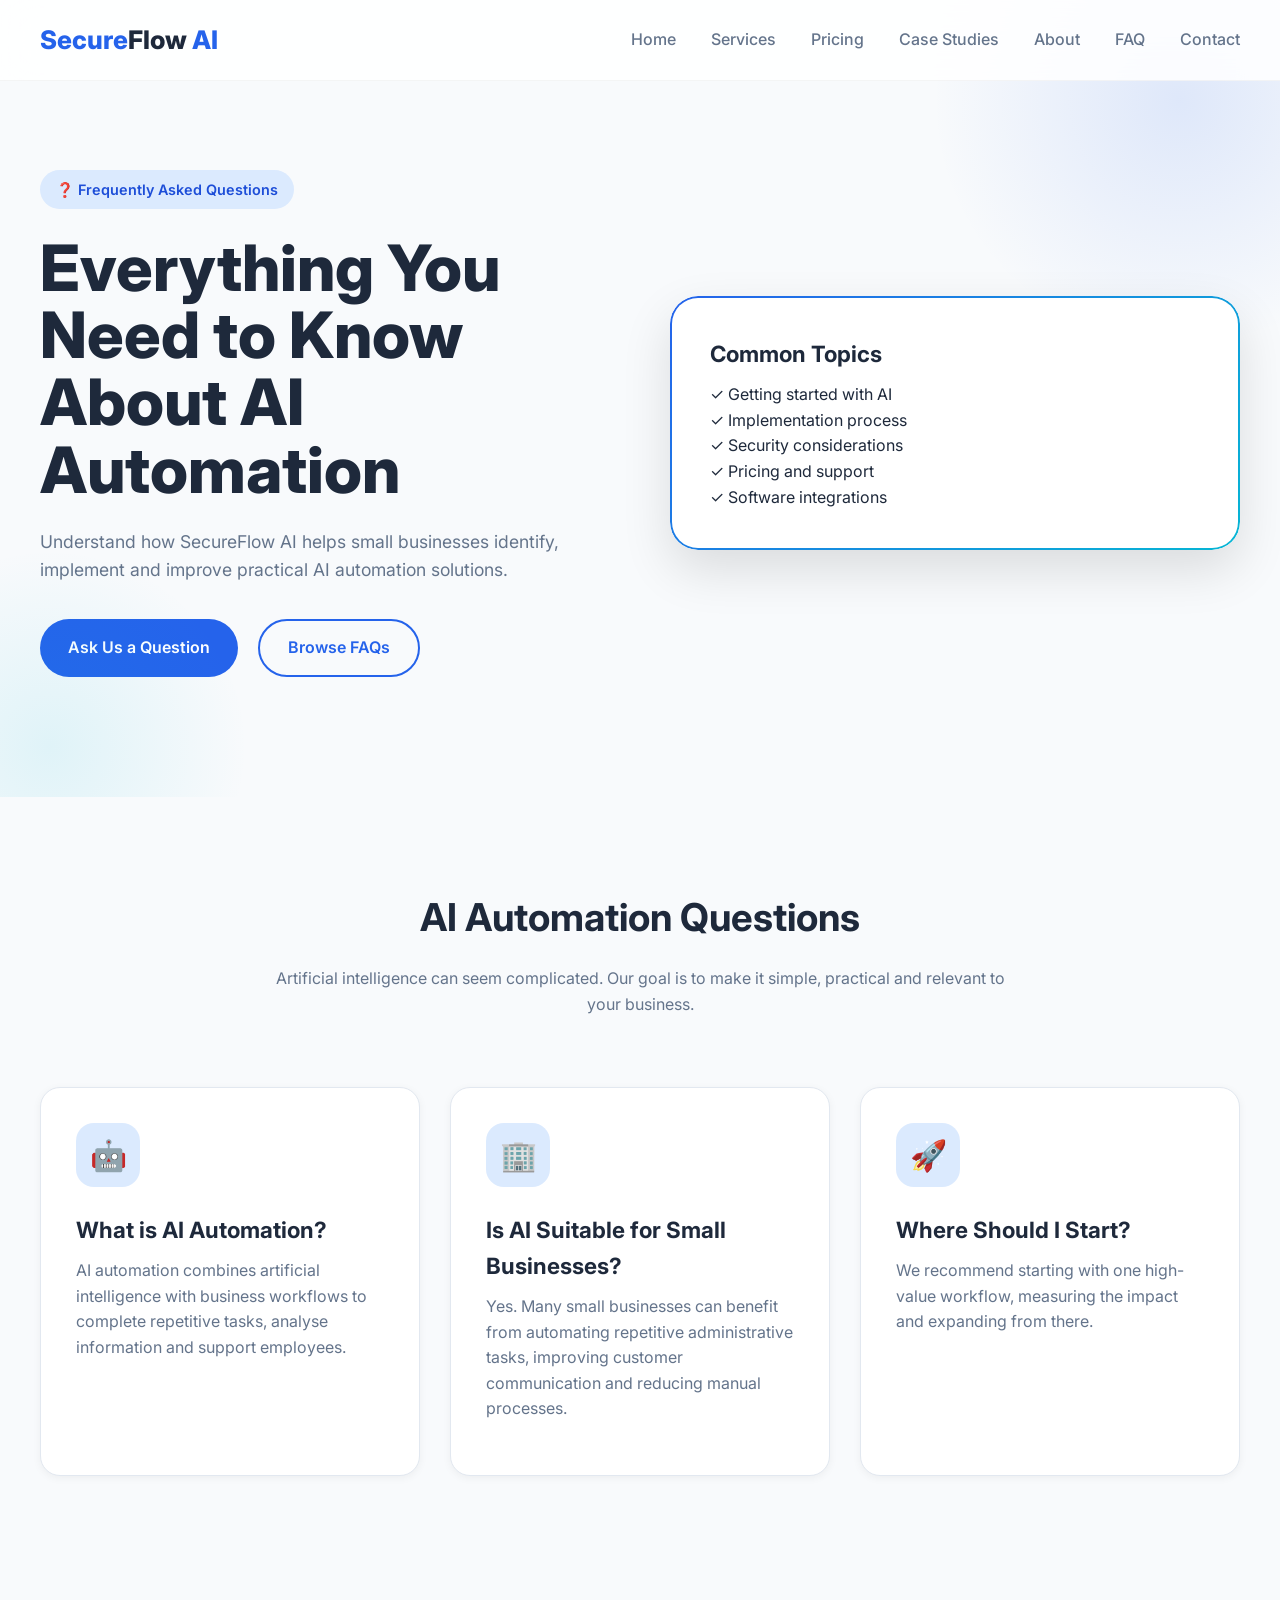
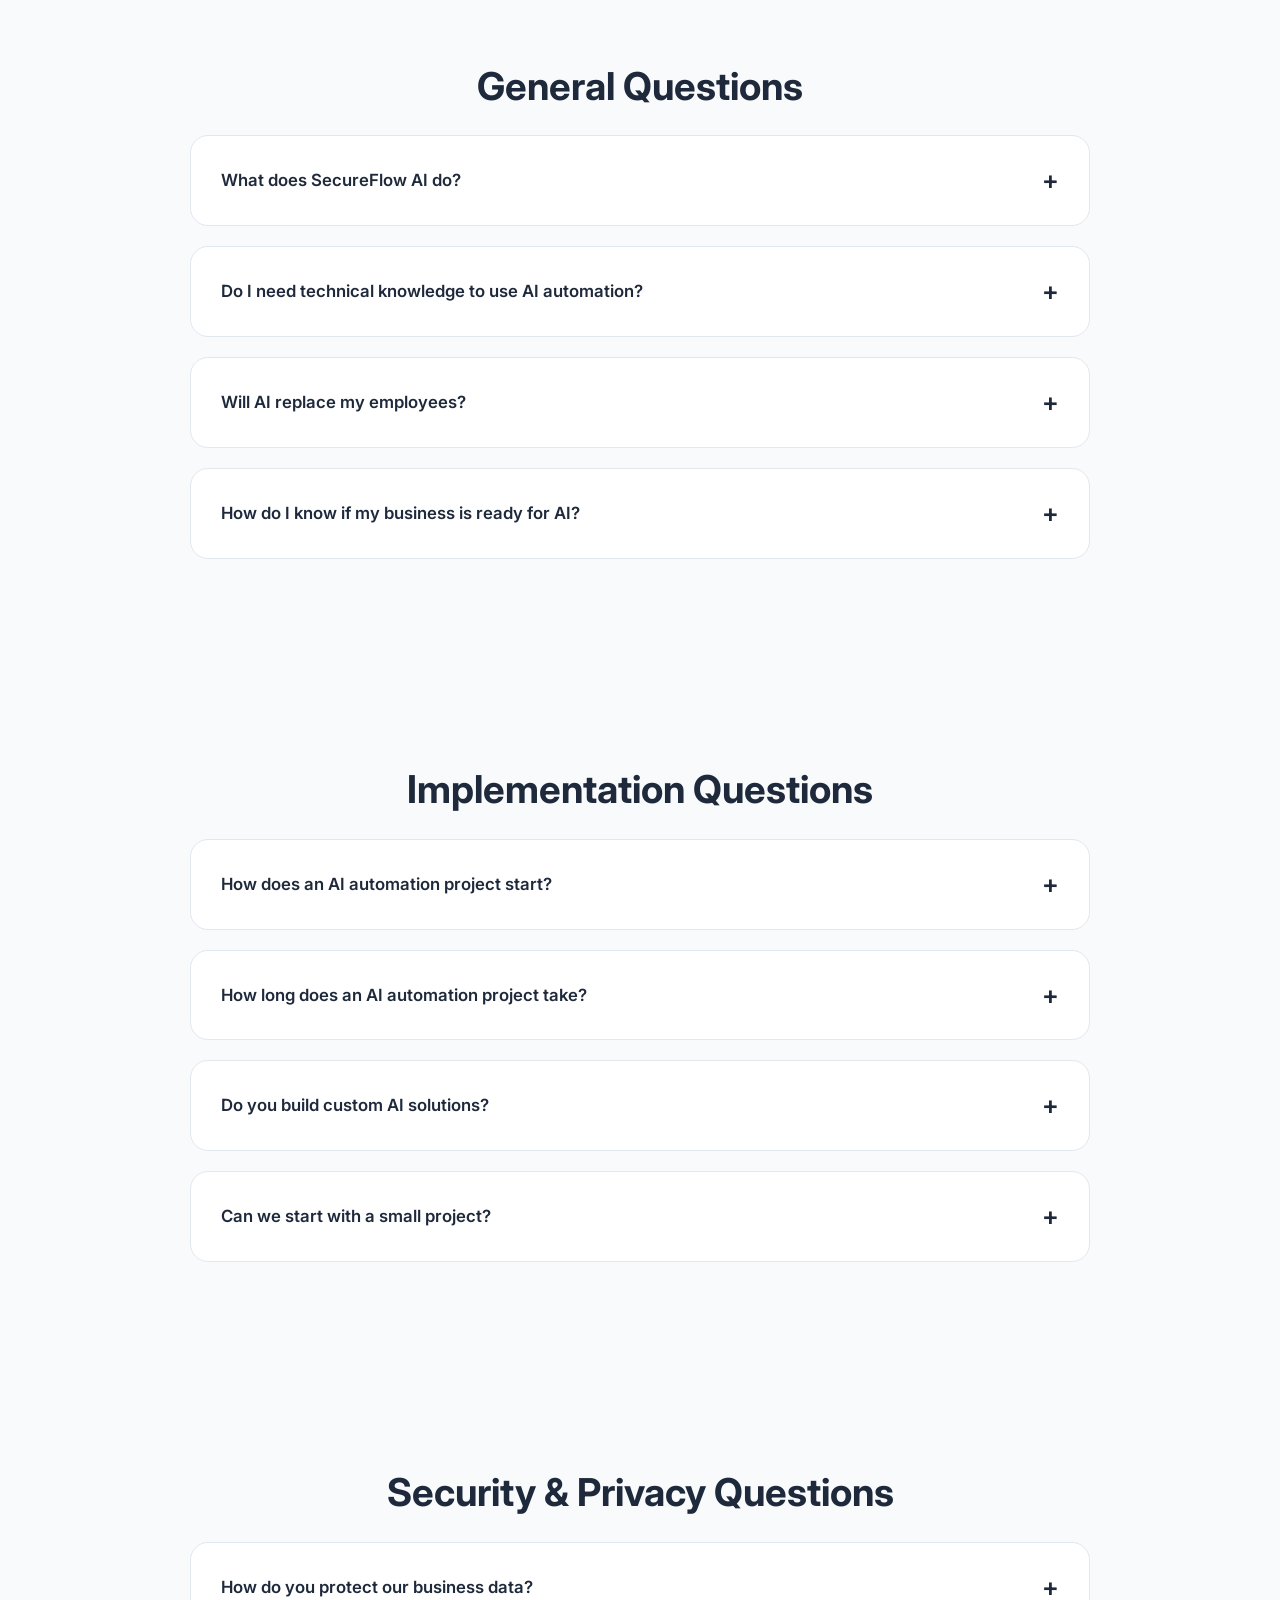
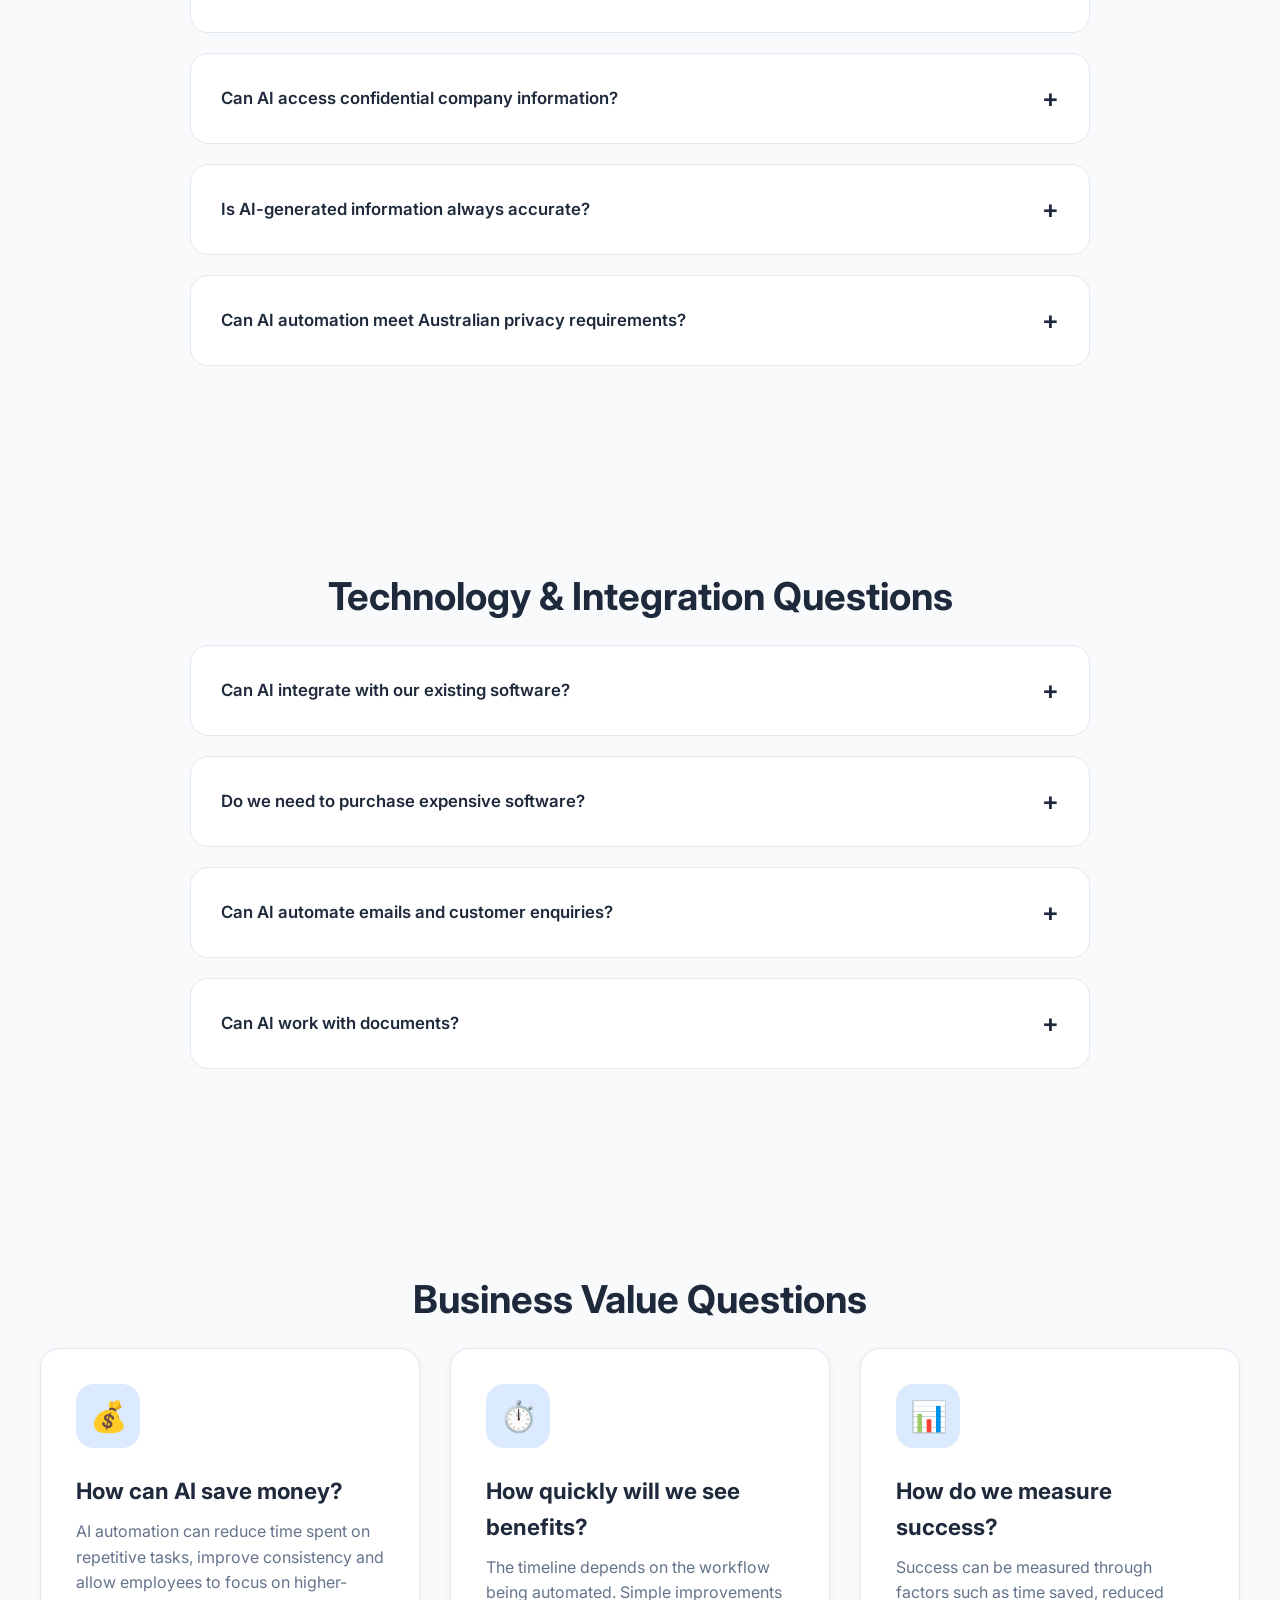
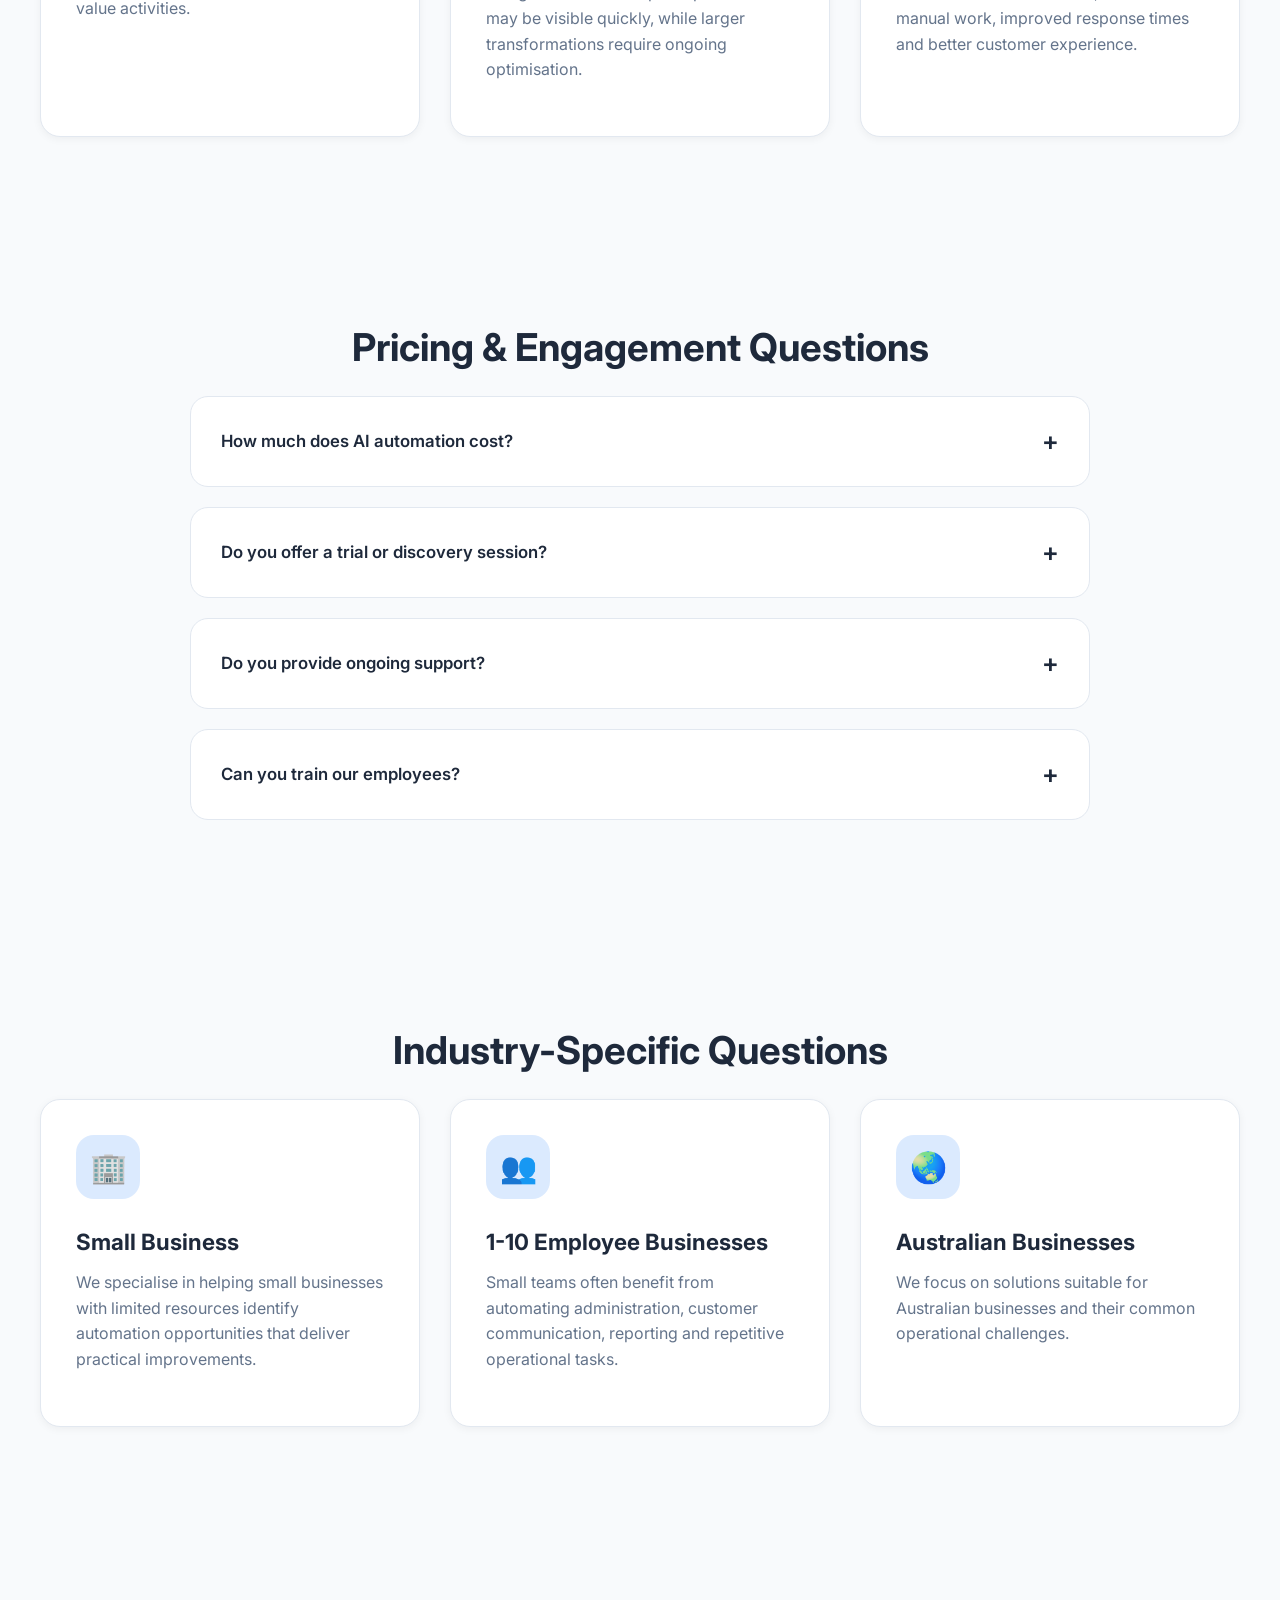
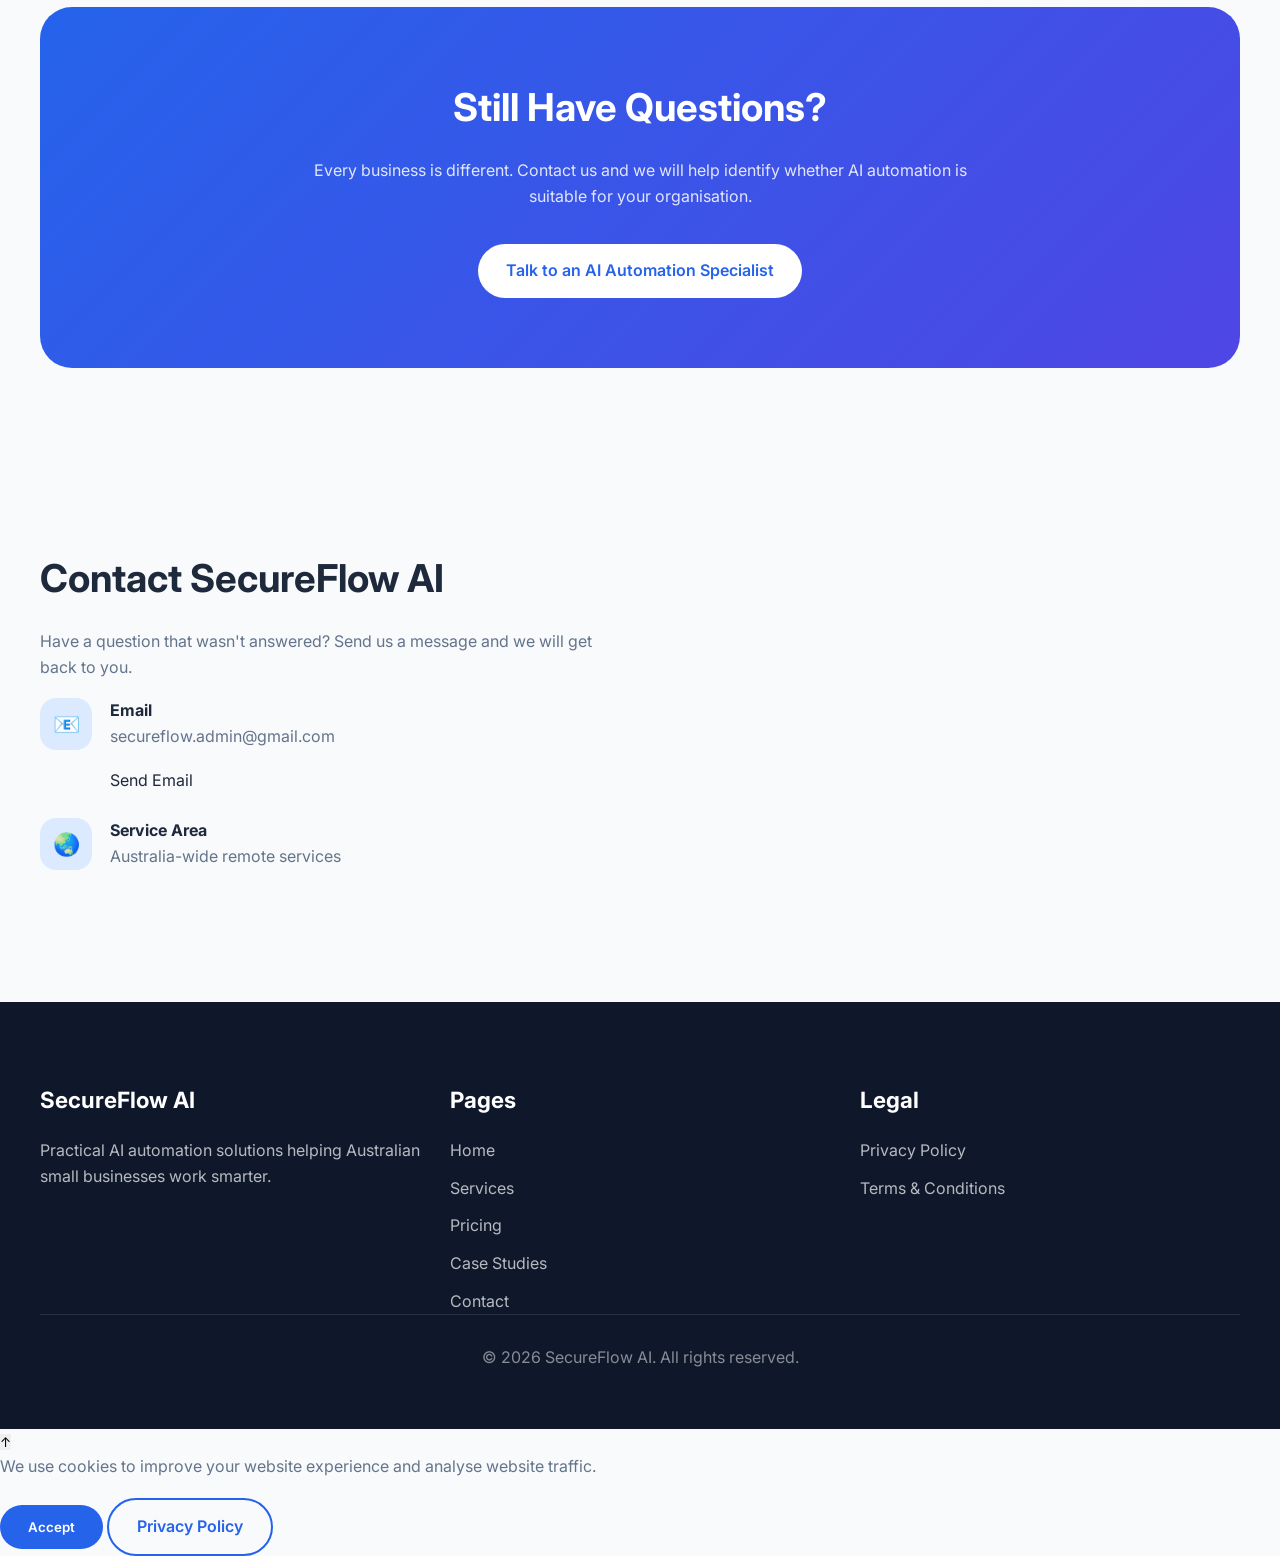
<file: faq.html>
<!DOCTYPE html>
<html lang="en-AU">

<head>
<script async src="https://www.googletagmanager.com/gtag/js?id=G-MEBBC4JY05"></script>
<script>
  window.dataLayer = window.dataLayer || [];
  function gtag(){dataLayer.push(arguments);}
  gtag('js', new Date());

  gtag('config', 'G-MEBBC4JY05');
</script>
    <meta charset="UTF-8">

    <meta name="viewport"
          content="width=device-width, initial-scale=1.0">

    <title>FAQ | SecureFlow AI</title>

    <meta name="description"
          content="Frequently asked questions about AI automation services, implementation, security and pricing from SecureFlow AI.">

    <meta name="keywords"
          content="AI automation FAQ, AI consultant Australia, business automation questions">

    <meta name="author"
          content="SecureFlow AI">

    <link rel="icon"
          href="favicon.ico">

    <link rel="stylesheet"
          href="css/style.css">

</head>

<body>

<!-- ===================================================== -->
<!-- HEADER -->
<!-- ===================================================== -->

<header>

<div class="container navbar">

<a href="index.html" class="logo">

Secure<span>Flow</span> AI

</a>


<nav id="navMenu">

<ul>

<li>
<a href="index.html">
Home
</a>
</li>

<li>
<a href="services.html">
Services
</a>
</li>

<li>
<a href="pricing.html">
Pricing
</a>
</li>

<li>
<a href="case-studies.html">
Case Studies
</a>
</li>

<li>
<a href="about.html">
About
</a>
</li>

<li>
<a href="faq.html" class="active">
FAQ
</a>
</li>

<li>
<a href="contact.html">
Contact
</a>
</li>

</ul>

</nav>


<div id="menuToggle" class="mobile-toggle">

☰

</div>


</div>

</header>


<!-- ===================================================== -->
<!-- HERO -->
<!-- ===================================================== -->

<section class="hero">

<div class="container hero-grid">


<div>


<div class="badge">

❓ Frequently Asked Questions

</div>


<h1>

Everything You Need to Know About AI Automation

</h1>


<p>

Understand how SecureFlow AI helps small businesses identify, implement
and improve practical AI automation solutions.

</p>


<div class="hero-buttons">


<a href="contact.html"
class="btn btn-primary">

Ask Us a Question

</a>


<a href="#faq"
class="btn btn-outline">

Browse FAQs

</a>


</div>


</div>



<div class="hero-card">


<h3>

Common Topics

</h3>


<ul>

<li>
✓ Getting started with AI
</li>

<li>
✓ Implementation process
</li>

<li>
✓ Security considerations
</li>

<li>
✓ Pricing and support
</li>

<li>
✓ Software integrations
</li>

</ul>


</div>


</div>

</section>



<!-- ===================================================== -->
<!-- INTRODUCTION -->
<!-- ===================================================== -->


<section class="bg-light">


<div class="container">


<h2 class="section-title">

AI Automation Questions

</h2>


<p class="section-subtitle">

Artificial intelligence can seem complicated. Our goal is to make it
simple, practical and relevant to your business.

</p>



<div class="grid three-col">


<div class="card">


<div class="card-icon">

🤖

</div>


<h3>

What is AI Automation?

</h3>


<p>

AI automation combines artificial intelligence with business workflows
to complete repetitive tasks, analyse information and support employees.

</p>


</div>



<div class="card">


<div class="card-icon">

🏢

</div>


<h3>

Is AI Suitable for Small Businesses?

</h3>


<p>

Yes. Many small businesses can benefit from automating repetitive
administrative tasks, improving customer communication and reducing
manual processes.

</p>


</div>



<div class="card">


<div class="card-icon">

🚀

</div>


<h3>

Where Should I Start?

</h3>


<p>

We recommend starting with one high-value workflow, measuring the
impact and expanding from there.

</p>


</div>


</div>


</div>


</section>



<!-- ===================================================== -->
<!-- FAQ CATEGORY 1 -->
<!-- ===================================================== -->


<section id="faq">


<div class="container">


<h2 class="section-title">

General Questions

</h2>



<div class="faq">



<div class="faq-item">


<div class="faq-question">

What does SecureFlow AI do?

<span>
+
</span>

</div>


<div class="faq-answer">


<p>

SecureFlow AI helps small businesses identify opportunities for AI
automation and implement practical solutions that reduce repetitive
work and improve operational efficiency.

</p>


</div>


</div>




<div class="faq-item">


<div class="faq-question">

Do I need technical knowledge to use AI automation?

<span>
+
</span>

</div>


<div class="faq-answer">


<p>

No. We design solutions with business users in mind. We provide guidance,
documentation and training so your team can confidently use the new
workflow.

</p>


</div>


</div>




<div class="faq-item">


<div class="faq-question">

Will AI replace my employees?

<span>
+
</span>

</div>


<div class="faq-answer">


<p>

Our focus is using AI to support employees by reducing repetitive
administrative tasks and allowing teams to spend more time on higher-value
activities.

</p>


</div>


</div>




<div class="faq-item">


<div class="faq-question">

How do I know if my business is ready for AI?

<span>
+
</span>

</div>


<div class="faq-answer">


<p>

Businesses with repetitive processes, large amounts of information,
frequent customer enquiries or manual reporting tasks are often good
candidates for automation.

</p>


</div>


</div>


</div>


</div>


</section>



<!-- CONTINUE WITH PART 2 -->
<!-- ===================================================== -->
<!-- FAQ CATEGORY 2 -->
<!-- ===================================================== -->

<section>

<div class="container">

<h2 class="section-title">

Implementation Questions

</h2>


<div class="faq">


<div class="faq-item">


<div class="faq-question">

How does an AI automation project start?

<span>
+
</span>

</div>


<div class="faq-answer">

<p>

We begin with a discovery consultation to understand your business
processes, identify repetitive tasks and determine where automation can
provide the greatest value.

</p>

</div>


</div>



<div class="faq-item">


<div class="faq-question">

How long does an AI automation project take?

<span>
+
</span>

</div>


<div class="faq-answer">

<p>

Project timelines depend on complexity. A simple workflow automation may
take days to implement, while larger projects involving multiple systems
may require additional planning and testing.

</p>

</div>


</div>



<div class="faq-item">


<div class="faq-question">

Do you build custom AI solutions?

<span>
+
</span>

</div>


<div class="faq-answer">

<p>

Yes. Solutions can range from simple workflow automation to customised AI
assistants, document processing systems and business integrations.

</p>

</div>


</div>



<div class="faq-item">


<div class="faq-question">

Can we start with a small project?

<span>
+
</span>

</div>


<div class="faq-answer">

<p>

Yes. We recommend starting with a focused automation opportunity that can
deliver clear business value before expanding into additional areas.

</p>

</div>


</div>


</div>


</div>


</section>



<!-- ===================================================== -->
<!-- SECURITY & PRIVACY QUESTIONS -->
<!-- ===================================================== -->


<section class="bg-light">


<div class="container">


<h2 class="section-title">

Security & Privacy Questions

</h2>



<div class="faq">



<div class="faq-item">


<div class="faq-question">

How do you protect our business data?

<span>
+
</span>

</div>


<div class="faq-answer">

<p>

We consider security and privacy throughout the design process. Solutions
are planned around appropriate access controls, data handling practices
and the specific requirements of your business.

</p>

</div>


</div>




<div class="faq-item">


<div class="faq-question">

Can AI access confidential company information?

<span>
+
</span>

</div>


<div class="faq-answer">

<p>

AI solutions can be designed with controlled access to business
information. During consultation, we discuss what information should be
used, how it should be accessed and appropriate safeguards.

</p>

</div>


</div>




<div class="faq-item">


<div class="faq-question">

Is AI-generated information always accurate?

<span>
+
</span>

</div>


<div class="faq-answer">

<p>

AI systems should be implemented with appropriate review processes.
We help design workflows where human oversight is maintained for important
business decisions.

</p>

</div>


</div>




<div class="faq-item">


<div class="faq-question">

Can AI automation meet Australian privacy requirements?

<span>
+
</span>

</div>


<div class="faq-answer">

<p>

AI implementations should consider applicable privacy obligations and
business requirements. We help identify appropriate approaches, while
businesses should obtain professional legal advice for specific compliance
requirements.

</p>

</div>


</div>


</div>


</div>


</section>



<!-- ===================================================== -->
<!-- SOFTWARE INTEGRATION QUESTIONS -->
<!-- ===================================================== -->


<section>


<div class="container">


<h2 class="section-title">

Technology & Integration Questions

</h2>



<div class="faq">



<div class="faq-item">


<div class="faq-question">

Can AI integrate with our existing software?

<span>
+
</span>

</div>


<div class="faq-answer">

<p>

Many businesses already use tools such as Microsoft 365, Google Workspace,
CRM platforms, accounting systems and project management tools. We assess
your current environment and identify suitable integration options.

</p>

</div>


</div>




<div class="faq-item">


<div class="faq-question">

Do we need to purchase expensive software?

<span>
+
</span>

</div>


<div class="faq-answer">

<p>

Not necessarily. We evaluate available tools and recommend solutions
based on your requirements, budget and expected business value.

</p>

</div>


</div>




<div class="faq-item">


<div class="faq-question">

Can AI automate emails and customer enquiries?

<span>
+
</span>

</div>


<div class="faq-answer">

<p>

Yes. AI can assist with drafting responses, categorising enquiries,
routing requests and supporting customer service workflows.

</p>

</div>


</div>




<div class="faq-item">


<div class="faq-question">

Can AI work with documents?

<span>
+
</span>

</div>


<div class="faq-answer">

<p>

Yes. Document-based automation can help classify information, extract
data, summarise content and improve information retrieval.

</p>

</div>


</div>


</div>


</div>


</section>



<!-- ===================================================== -->
<!-- BUSINESS VALUE -->
<!-- ===================================================== -->


<section class="bg-light">


<div class="container">


<h2 class="section-title">

Business Value Questions

</h2>



<div class="grid three-col">


<div class="card">


<div class="card-icon">

💰

</div>


<h3>

How can AI save money?

</h3>


<p>

AI automation can reduce time spent on repetitive tasks, improve
consistency and allow employees to focus on higher-value activities.

</p>


</div>



<div class="card">


<div class="card-icon">

⏱️

</div>


<h3>

How quickly will we see benefits?

</h3>


<p>

The timeline depends on the workflow being automated. Simple improvements
may be visible quickly, while larger transformations require ongoing
optimisation.

</p>


</div>



<div class="card">


<div class="card-icon">

📊

</div>


<h3>

How do we measure success?

</h3>


<p>

Success can be measured through factors such as time saved, reduced manual
work, improved response times and better customer experience.

</p>


</div>


</div>


</div>


</section>


<!-- CONTINUE WITH PART 3 -->

    <!-- ===================================================== -->
<!-- PRICING & ENGAGEMENT QUESTIONS -->
<!-- ===================================================== -->

<section>

<div class="container">

<h2 class="section-title">

Pricing & Engagement Questions

</h2>


<div class="faq">


<div class="faq-item">


<div class="faq-question">

How much does AI automation cost?

<span>
+
</span>

</div>


<div class="faq-answer">

<p>

The cost depends on the complexity of the workflow, number of systems
involved and level of customisation required. We provide clear pricing
after understanding your business requirements.

</p>

</div>


</div>



<div class="faq-item">


<div class="faq-question">

Do you offer a trial or discovery session?

<span>
+
</span>

</div>


<div class="faq-answer">

<p>

Yes. We recommend starting with a discovery consultation to identify
suitable automation opportunities before committing to a larger
implementation.

</p>

</div>


</div>



<div class="faq-item">


<div class="faq-question">

Do you provide ongoing support?

<span>
+
</span>

</div>


<div class="faq-answer">

<p>

Yes. Support and optimisation options can be arranged depending on your
business needs, including workflow improvements, troubleshooting and
future automation opportunities.

</p>

</div>


</div>



<div class="faq-item">


<div class="faq-question">

Can you train our employees?

<span>
+
</span>

</div>


<div class="faq-answer">

<p>

Yes. We provide guidance and training so your team understands how to use
the implemented solutions effectively.

</p>

</div>


</div>


</div>


</div>


</section>



<!-- ===================================================== -->
<!-- INDUSTRY QUESTIONS -->
<!-- ===================================================== -->


<section class="bg-light">


<div class="container">


<h2 class="section-title">

Industry-Specific Questions

</h2>



<div class="grid three-col">


<div class="card">


<div class="card-icon">

🏢

</div>


<h3>

Small Business

</h3>


<p>

We specialise in helping small businesses with limited resources identify
automation opportunities that deliver practical improvements.

</p>


</div>



<div class="card">


<div class="card-icon">

👥

</div>


<h3>

1-10 Employee Businesses

</h3>


<p>

Small teams often benefit from automating administration, customer
communication, reporting and repetitive operational tasks.

</p>


</div>



<div class="card">


<div class="card-icon">

🌏

</div>


<h3>

Australian Businesses

</h3>


<p>

We focus on solutions suitable for Australian businesses and their common
operational challenges.

</p>


</div>


</div>


</div>


</section>



<!-- ===================================================== -->
<!-- FINAL CTA -->
<!-- ===================================================== -->


<section>


<div class="container">


<div class="cta">


<h2>

Still Have Questions?

</h2>


<p>

Every business is different. Contact us and we will help identify whether
AI automation is suitable for your organisation.

</p>


<a href="contact.html"
class="btn btn-white">

Talk to an AI Automation Specialist

</a>


</div>


</div>


</section>



<!-- ===================================================== -->
<!-- CONTACT SECTION -->
<!-- ===================================================== -->


<section>


<div class="container contact-grid">


<div>


<h2>

Contact SecureFlow AI

</h2>


<p>

Have a question that wasn't answered? Send us a message and we will get
back to you.

</p>



<div class="contact-info">


<div class="contact-icon">

📧

</div>


<div>

<strong>Email</strong>

<p>

secureflow.admin@gmail.com

</p>


<a href="mailto:secureflow.admin@gmail.com">

Send Email

</a>

</div>


</div>




<div class="contact-info">


<div class="contact-icon">

🌏

</div>


<div>

<strong>Service Area</strong>

<p>

Australia-wide remote services

</p>

</div>


</div>


</div>





</div>


</section>



<!-- ===================================================== -->
<!-- FOOTER -->
<!-- ===================================================== -->


<footer>


<div class="container">


<div class="grid three-col">


<div>


<h3>

SecureFlow AI

</h3>


<p>

Practical AI automation solutions helping Australian small businesses
work smarter.

</p>


</div>




<div>


<h3>

Pages

</h3>


<ul>


<li>
<a href="index.html">
Home
</a>
</li>


<li>
<a href="services.html">
Services
</a>
</li>


<li>
<a href="pricing.html">
Pricing
</a>
</li>


<li>
<a href="case-studies.html">
Case Studies
</a>
</li>


<li>
<a href="contact.html">
Contact
</a>
</li>


</ul>


</div>




<div>


<h3>

Legal

</h3>


<ul>


<li>
<a href="privacy.html">
Privacy Policy
</a>
</li>


<li>
<a href="terms.html">
Terms &amp; Conditions
</a>
</li>


</ul>


</div>


</div>


<hr>


<p class="copyright">

© 2026 SecureFlow AI. All rights reserved.

</p>


</div>


</footer>



<!-- ===================================================== -->
<!-- FAQ STRUCTURED DATA -->
<!-- ===================================================== -->

<script type="application/ld+json">

{
  "@context": "https://schema.org",
  "@type": "FAQPage",
  "mainEntity": [
    {
      "@type": "Question",
      "name": "What does SecureFlow AI do?",
      "acceptedAnswer": {
        "@type": "Answer",
        "text": "SecureFlow AI helps small businesses identify and implement practical AI automation solutions."
      }
    },
    {
      "@type": "Question",
      "name": "Is AI suitable for small businesses?",
      "acceptedAnswer": {
        "@type": "Answer",
        "text": "Many small businesses can benefit from AI automation by reducing repetitive work and improving operational efficiency."
      }
    },
    {
      "@type": "Question",
      "name": "How much does AI automation cost?",
      "acceptedAnswer": {
        "@type": "Answer",
        "text": "Pricing depends on the complexity of the workflow, systems involved and level of customisation required."
      }
    },
    {
      "@type": "Question",
      "name": "Do you provide training?",
      "acceptedAnswer": {
        "@type": "Answer",
        "text": "Yes. SecureFlow AI provides guidance and training to help teams adopt automation solutions."
      }
    }
  ]
}

</script>



<script src="js/main.js"></script>


</body>

</html>
</file>
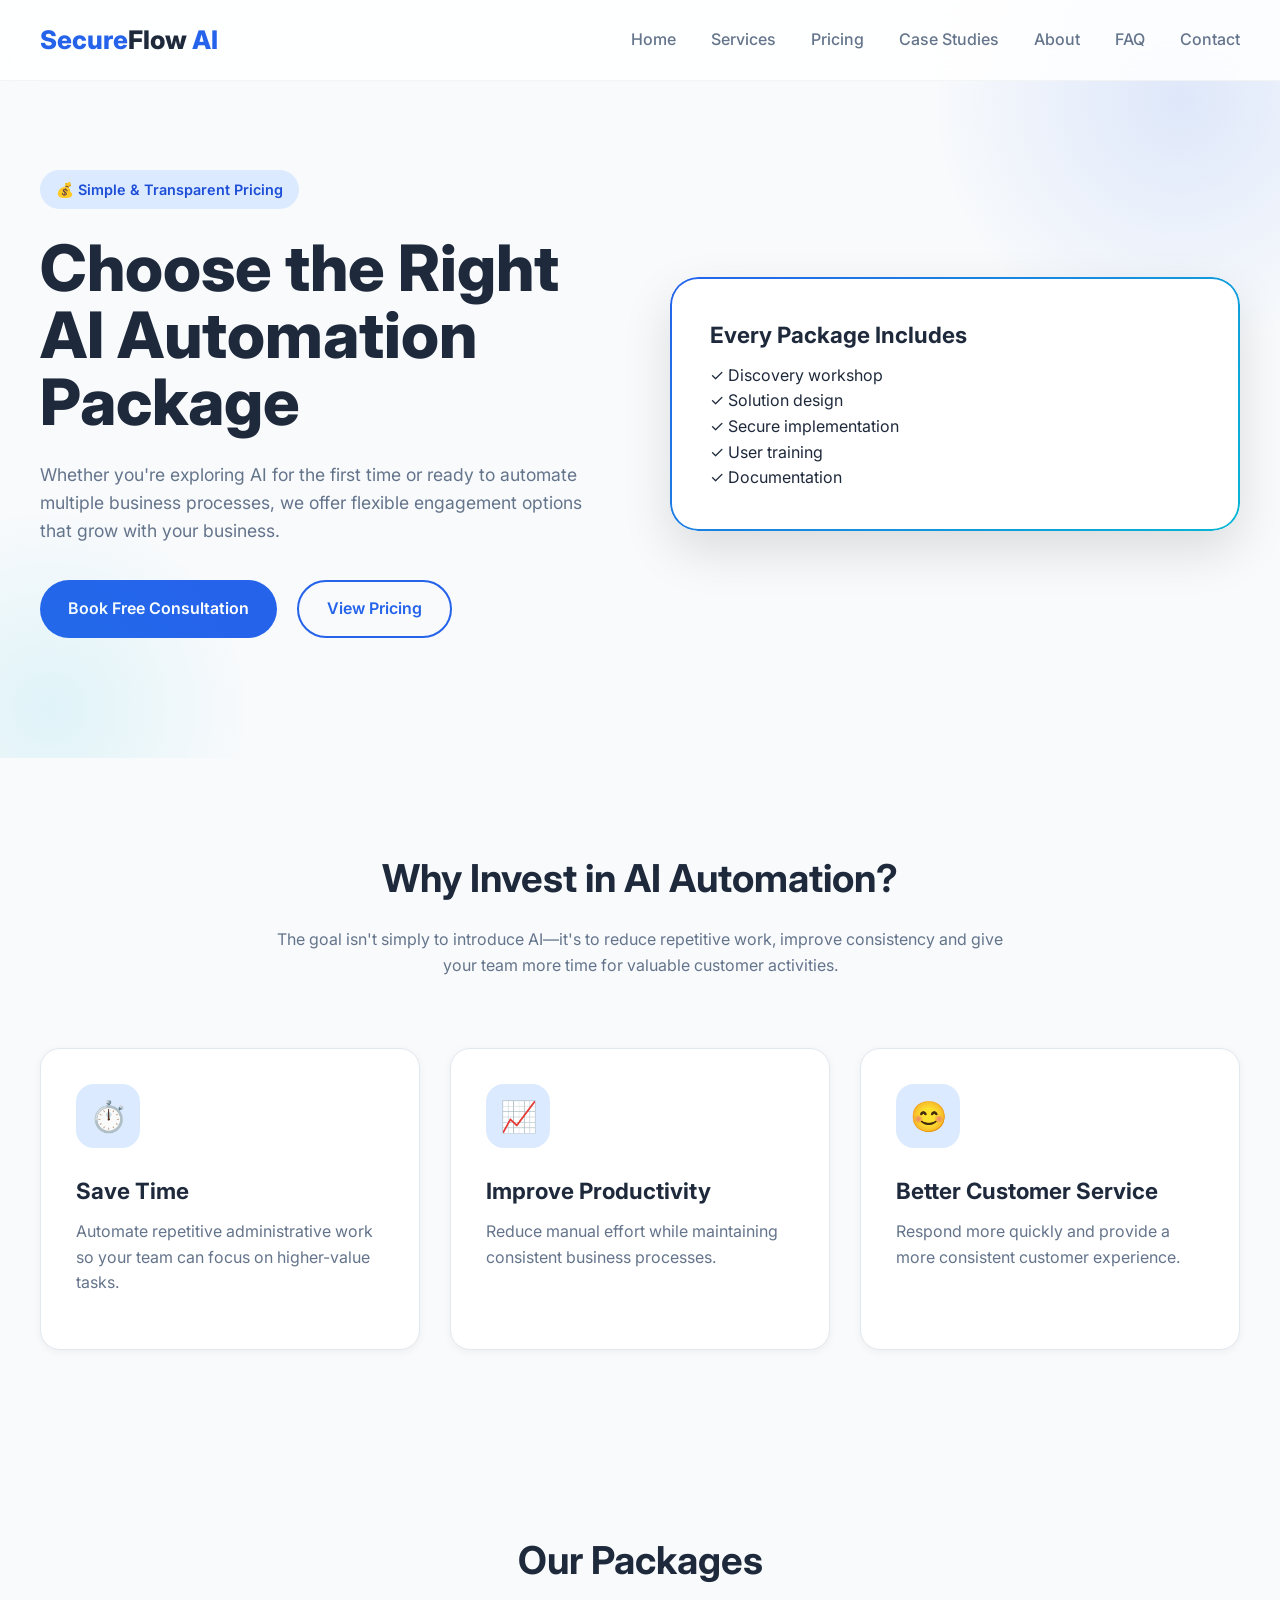
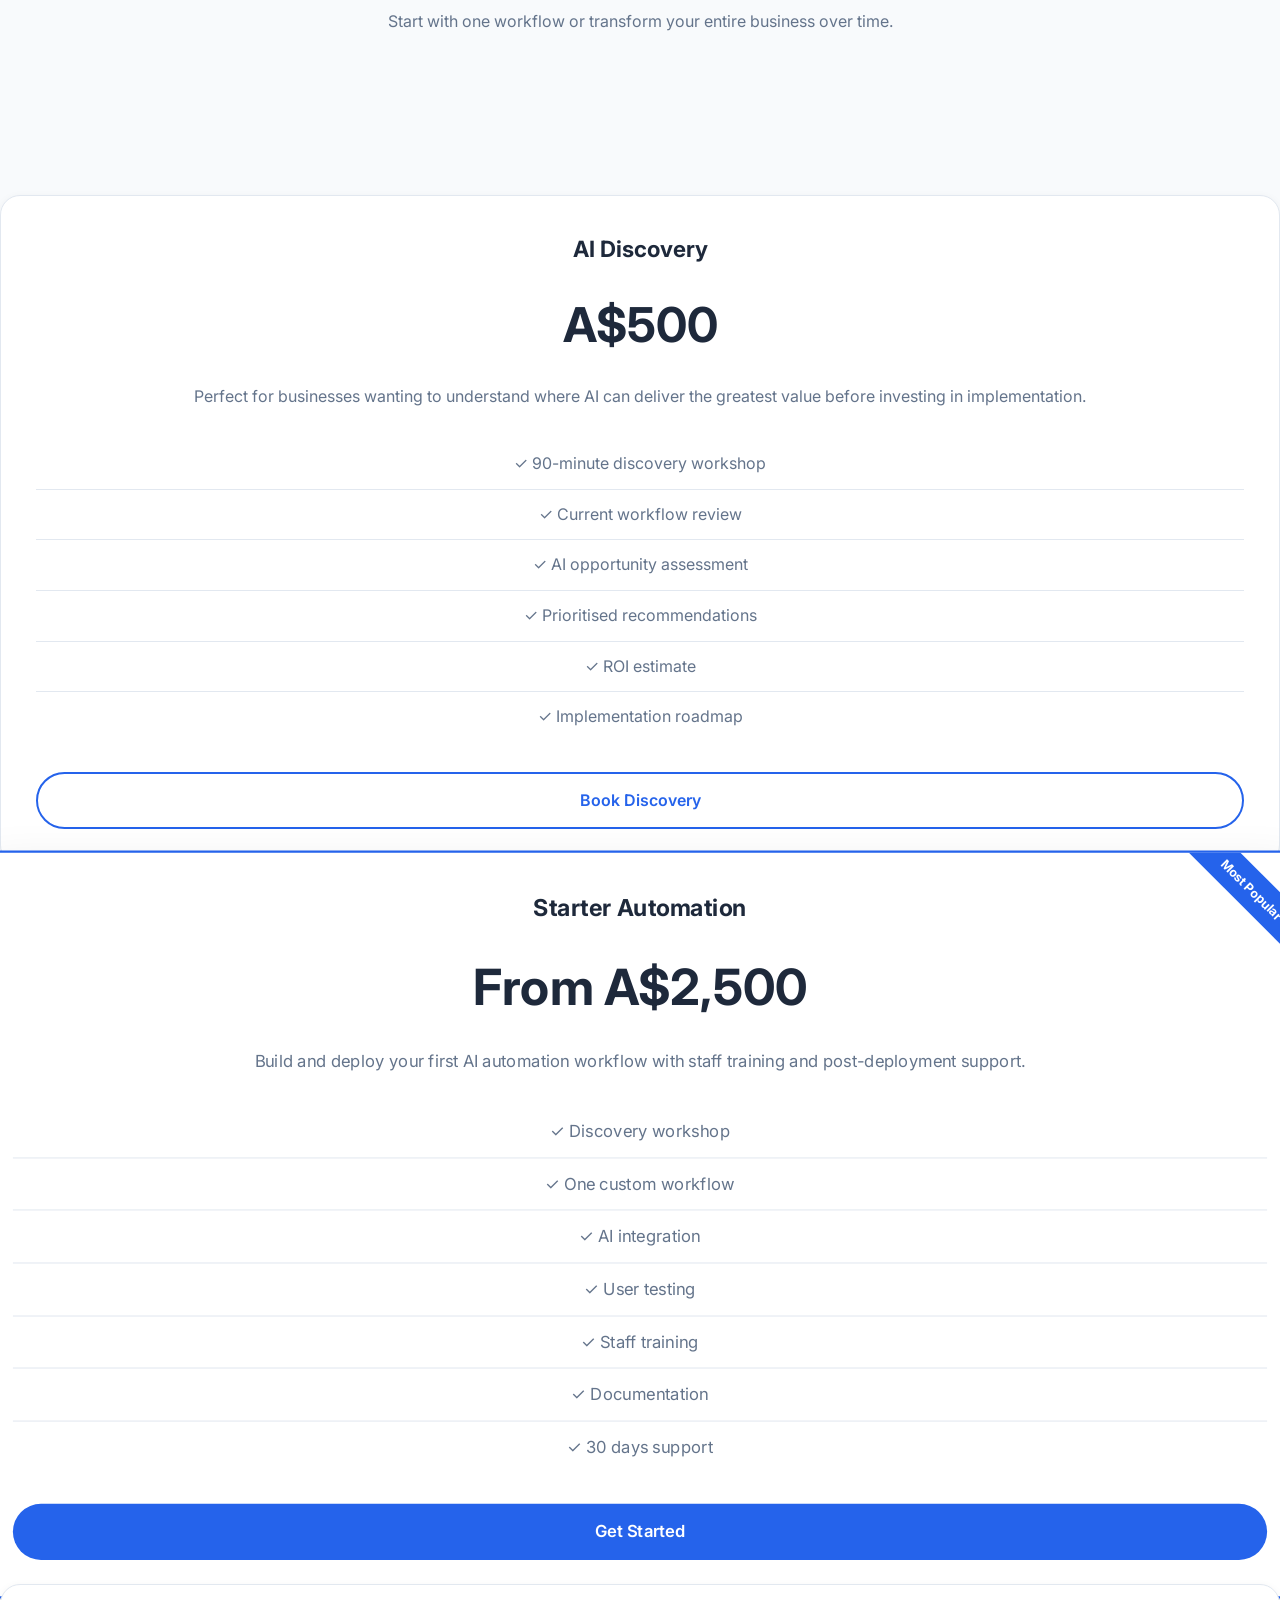
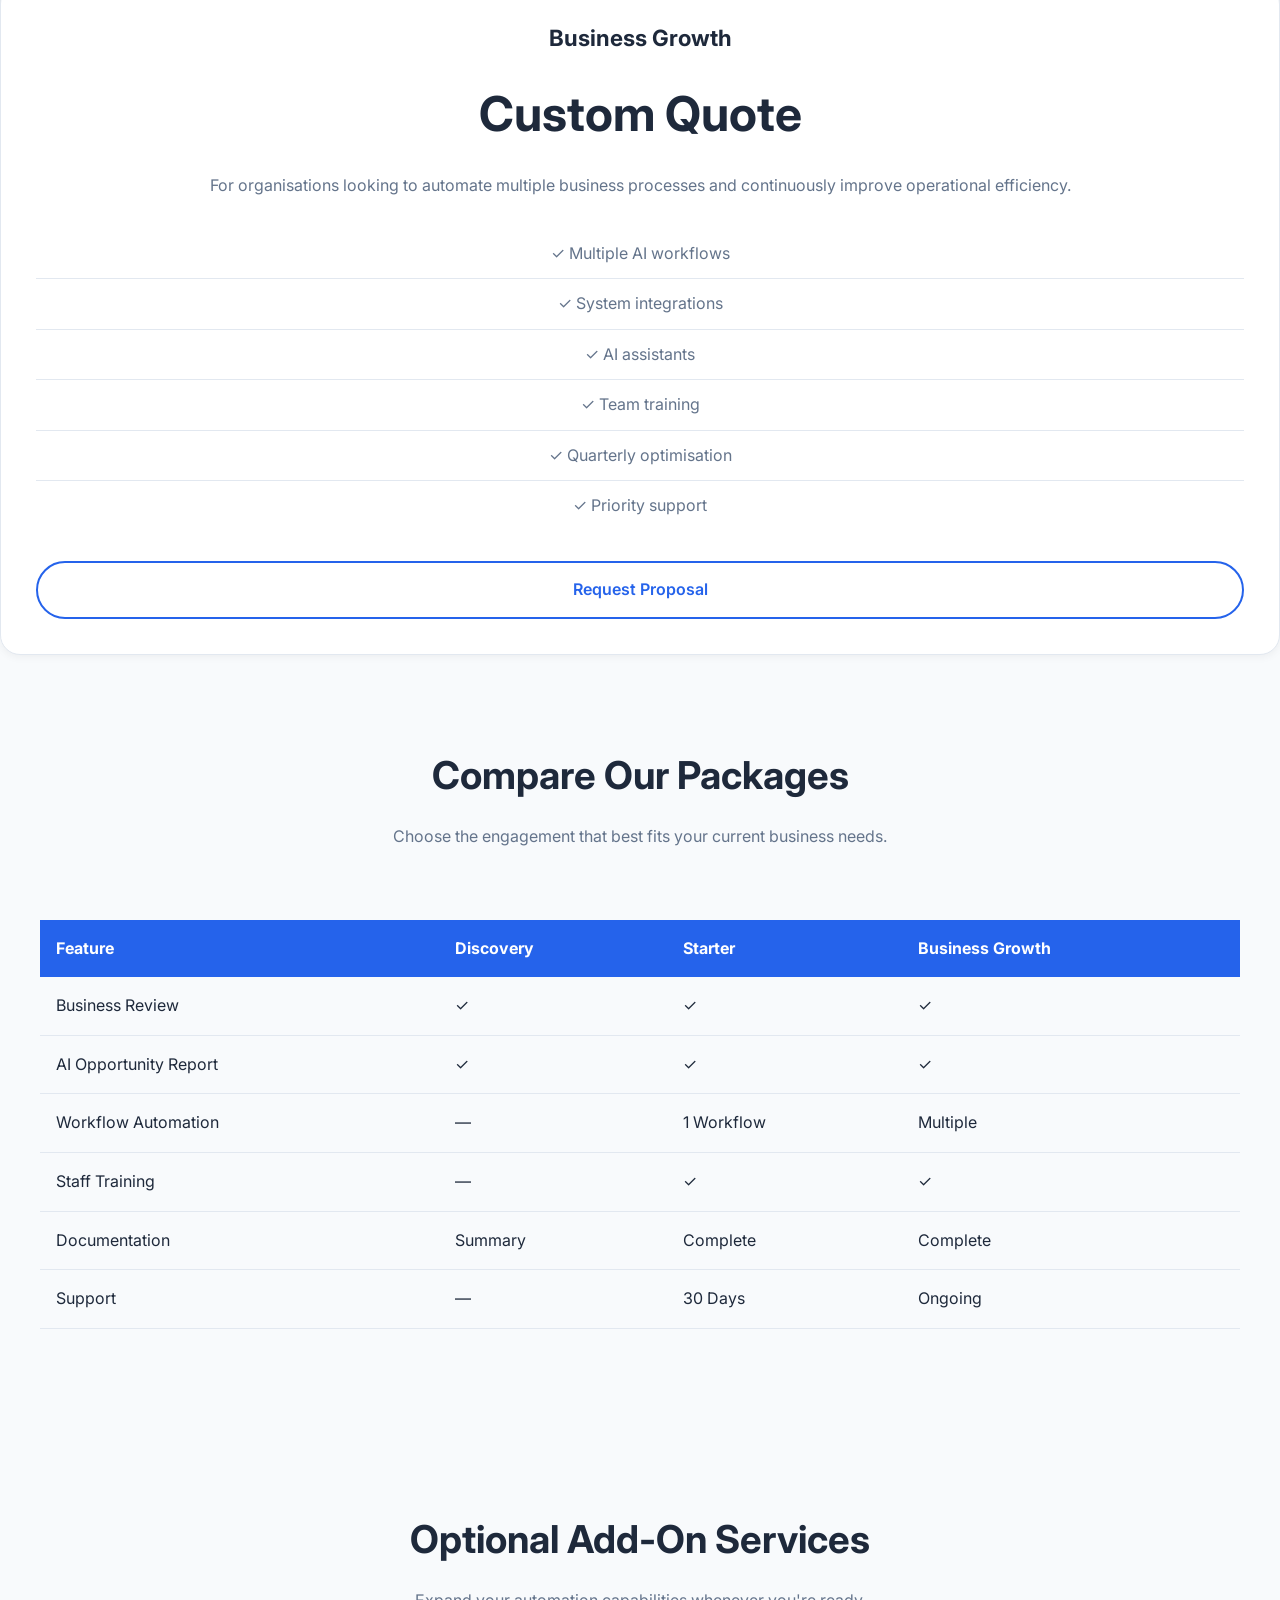
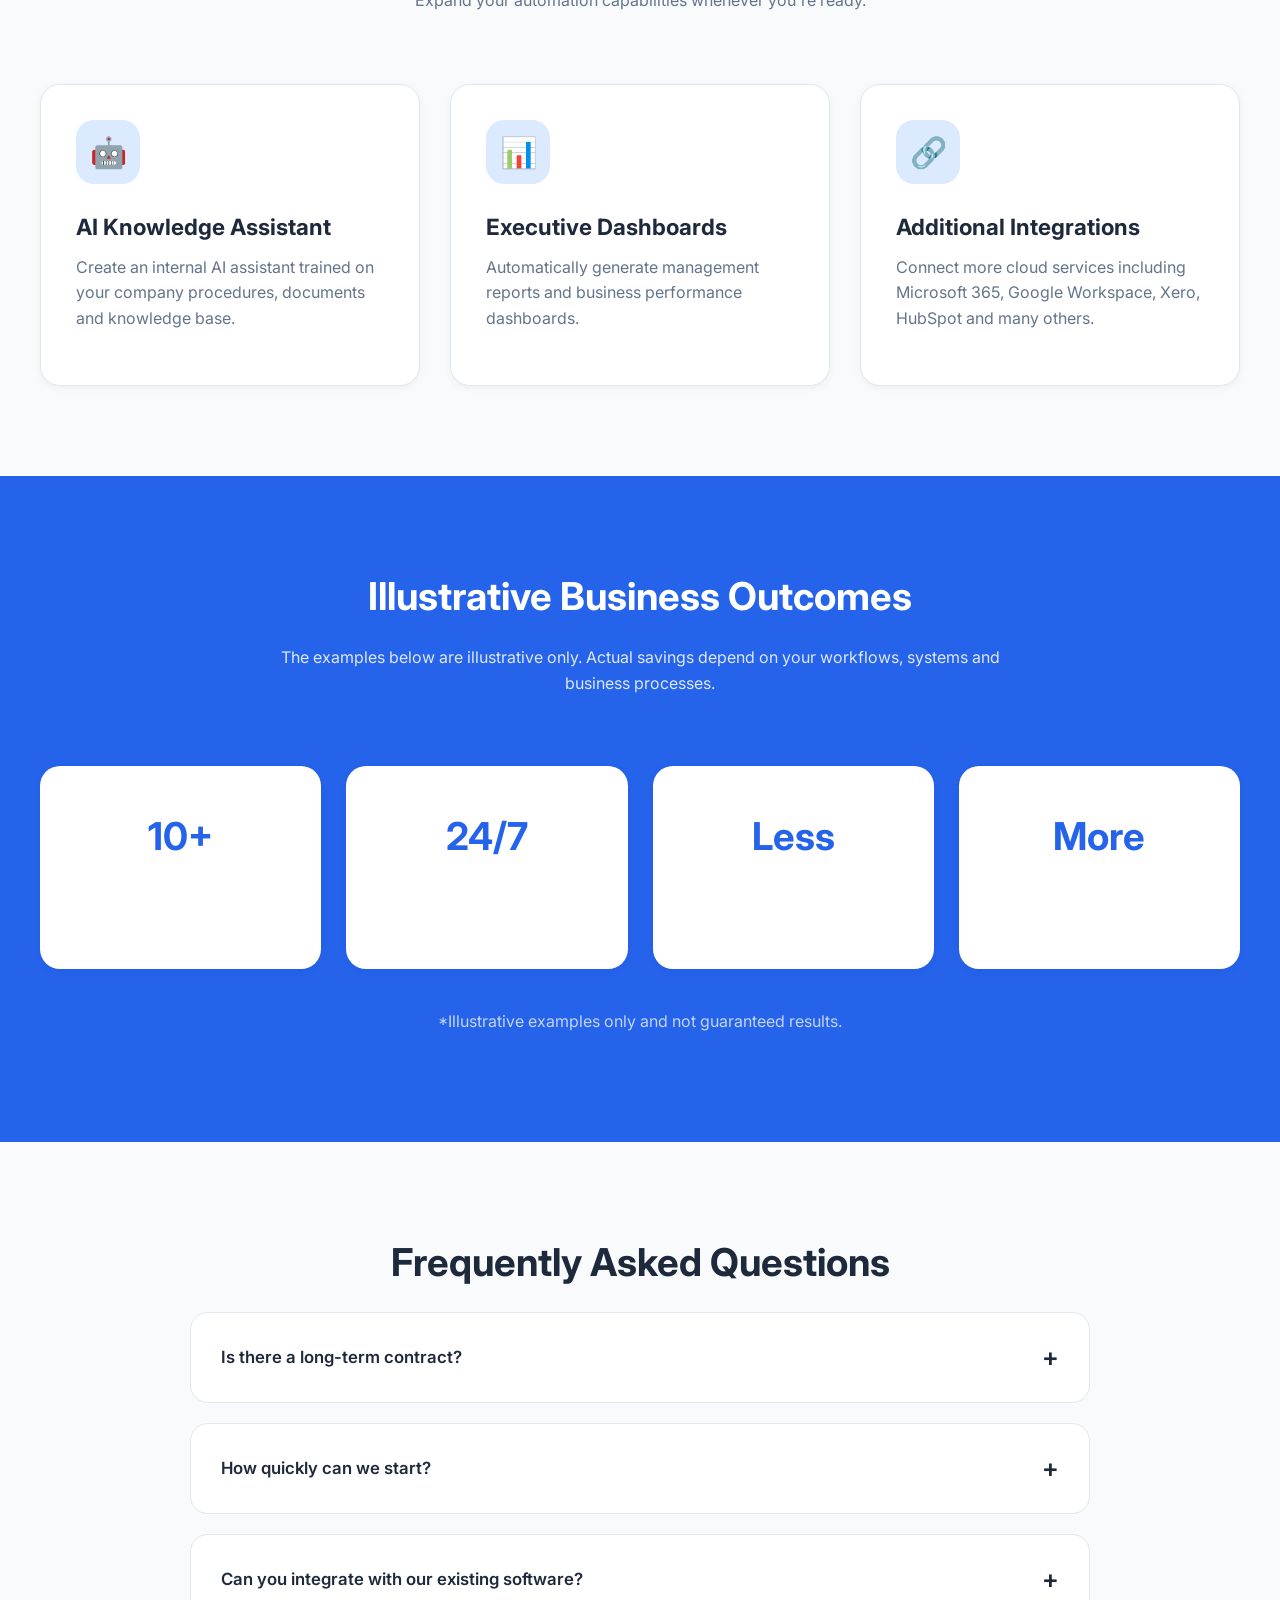
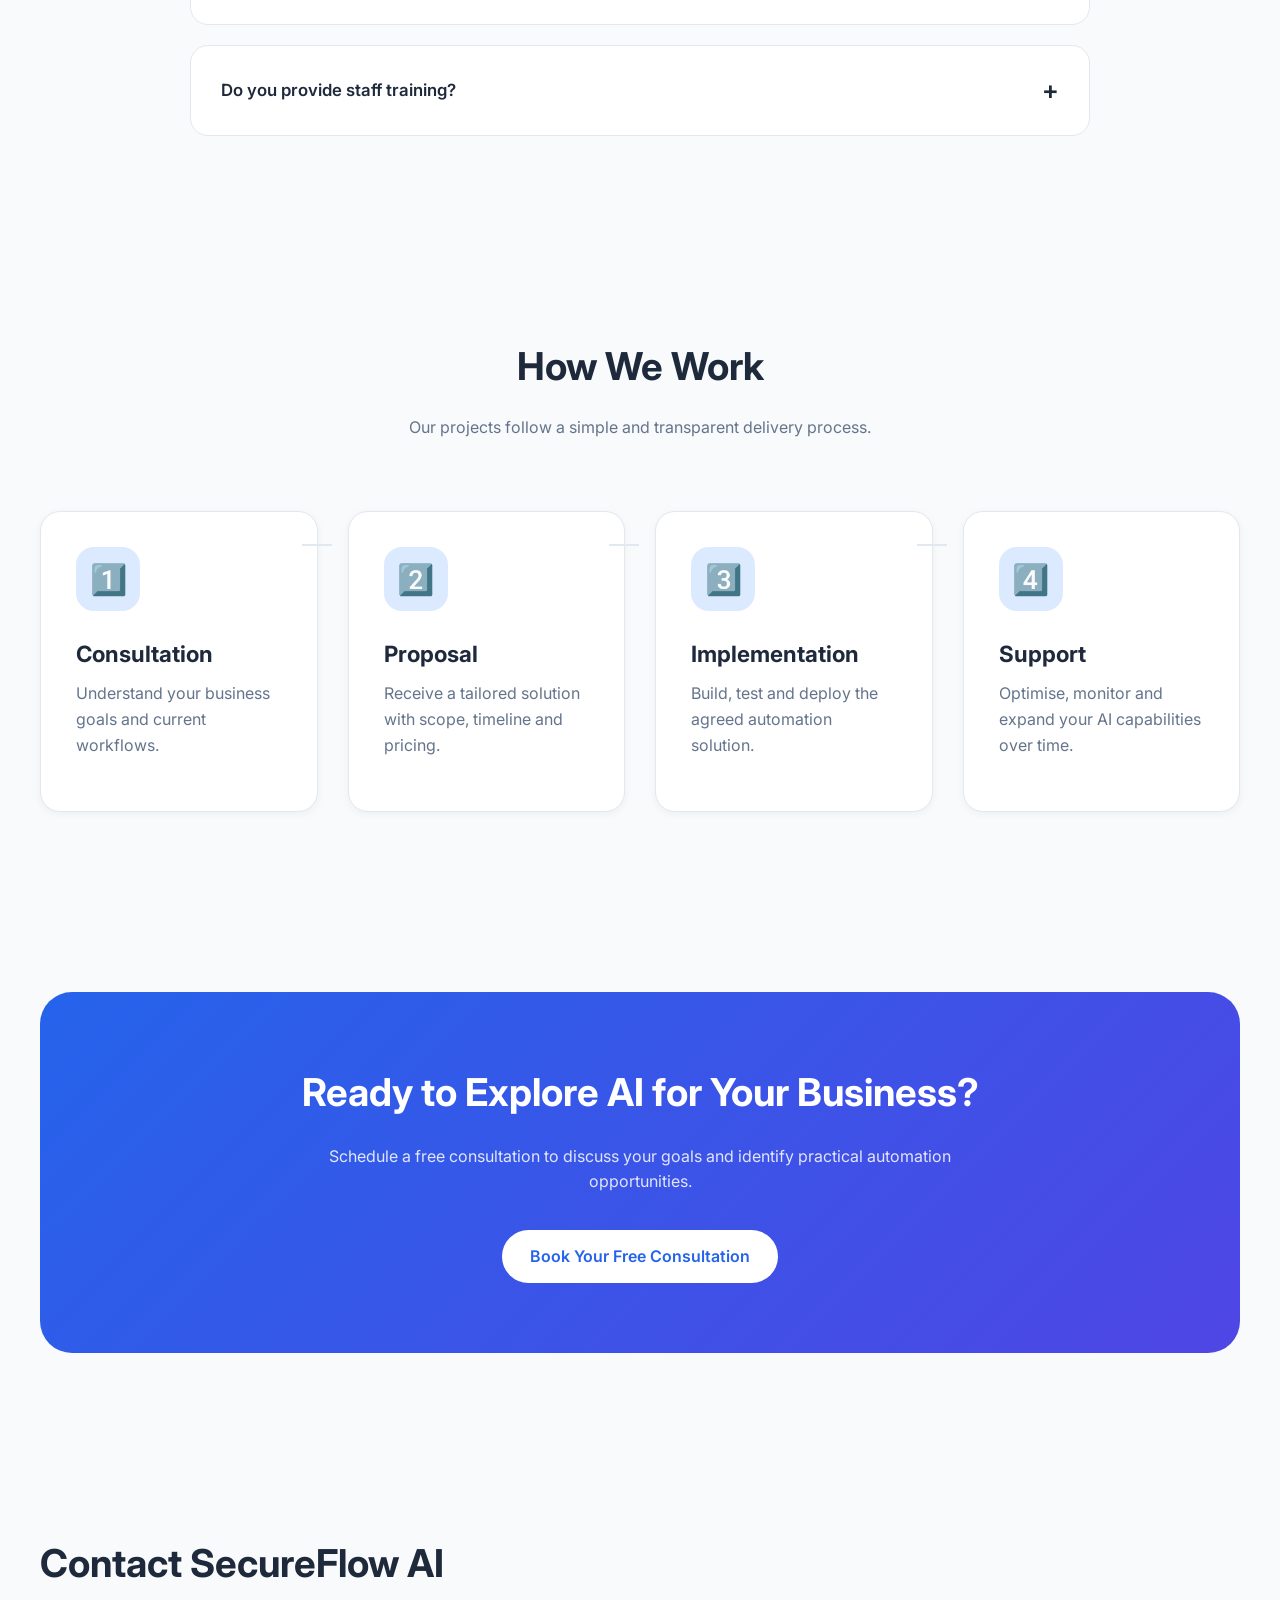
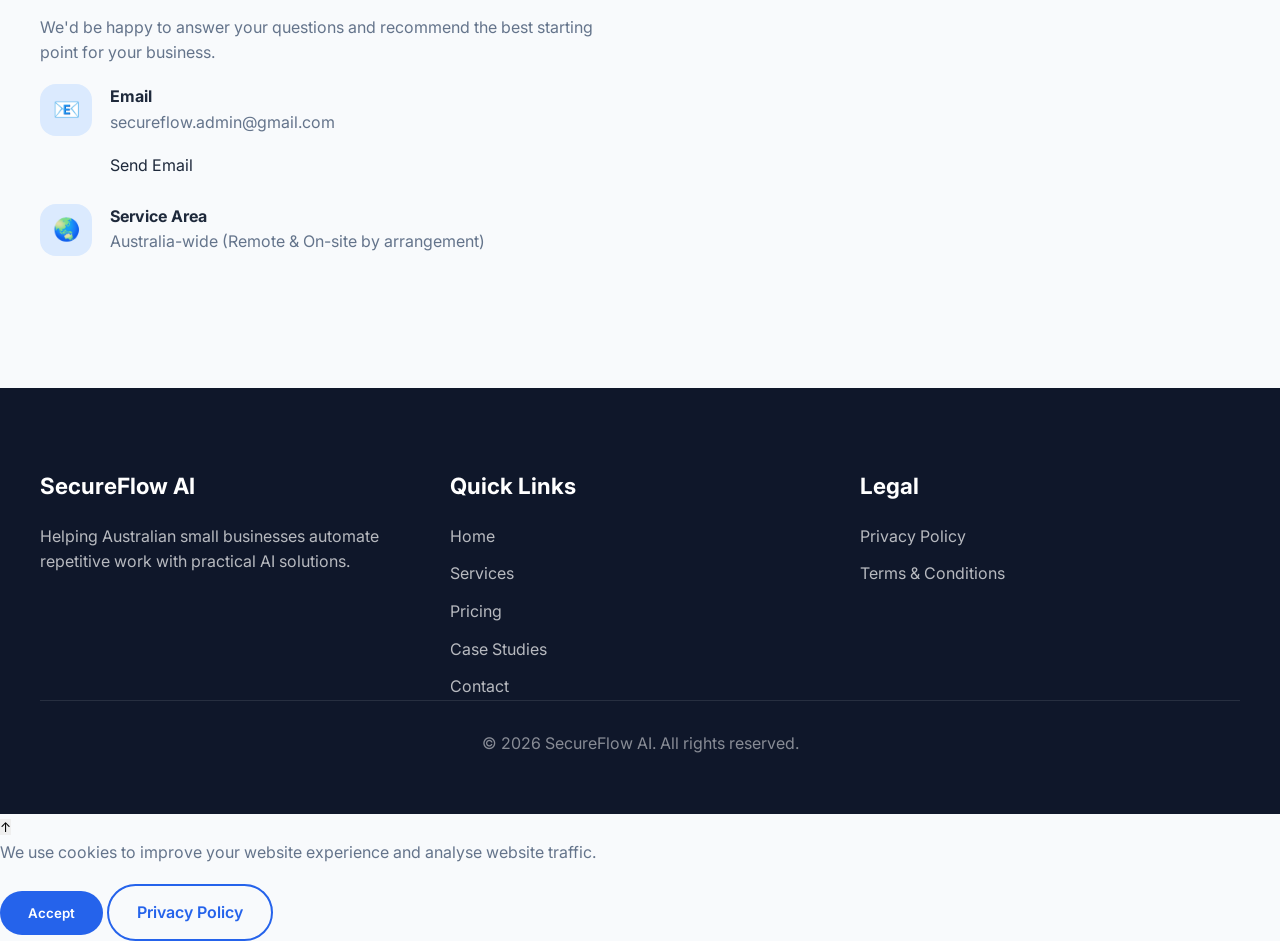
<file: pricing.html>
<!DOCTYPE html>
<html lang="en-AU">

<head>
<script async src="https://www.googletagmanager.com/gtag/js?id=G-MEBBC4JY05"></script>
<script>
  window.dataLayer = window.dataLayer || [];
  function gtag(){dataLayer.push(arguments);}
  gtag('js', new Date());

  gtag('config', 'G-MEBBC4JY05');
</script>
    <meta charset="UTF-8">
    <meta name="viewport"
          content="width=device-width, initial-scale=1.0">

    <title>Pricing | SecureFlow AI</title>

    <meta name="description"
          content="Transparent pricing for AI automation services designed for Australian small businesses.">

    <meta name="keywords"
          content="AI automation pricing, AI consultant Australia, workflow automation pricing">

    <meta name="author"
          content="SecureFlow AI">

    <link rel="icon"
          href="favicon.ico">

    <link rel="stylesheet"
          href="css/style.css">

</head>

<body>

<header>

<div class="container navbar">

<a href="index.html" class="logo">

Secure<span>Flow</span> AI

</a>

<nav id="navMenu">

<ul>

<li><a href="index.html">Home</a></li>
<li><a href="services.html">Services</a></li>
<li><a href="pricing.html" class="active">Pricing</a></li>
<li><a href="case-studies.html">Case Studies</a></li>
<li><a href="about.html">About</a></li>
<li><a href="faq.html">FAQ</a></li>
<li><a href="contact.html">Contact</a></li>

</ul>

</nav>

<div class="mobile-toggle" id="menuToggle">

☰

</div>

</div>

</header>

<!-- ===================================================== -->
<!-- HERO -->
<!-- ===================================================== -->

<section class="hero">

<div class="container hero-grid">

<div>

<div class="badge">

💰 Simple & Transparent Pricing

</div>

<h1>

Choose the Right AI Automation Package

</h1>

<p>

Whether you're exploring AI for the first time or ready to automate
multiple business processes, we offer flexible engagement options that
grow with your business.

</p>

<div class="hero-buttons">

<a href="contact.html"
class="btn btn-primary">

Book Free Consultation

</a>

<a href="#packages"
class="btn btn-outline">

View Pricing

</a>

</div>

</div>

<div class="hero-card">

<h3>

Every Package Includes

</h3>

<ul>

<li>✓ Discovery workshop</li>
<li>✓ Solution design</li>
<li>✓ Secure implementation</li>
<li>✓ User training</li>
<li>✓ Documentation</li>

</ul>

</div>

</div>

</section>

<!-- ===================================================== -->
<!-- WHY INVEST -->
<!-- ===================================================== -->

<section class="bg-light">

<div class="container">

<h2 class="section-title">

Why Invest in AI Automation?

</h2>

<p class="section-subtitle">

The goal isn't simply to introduce AI—it's to reduce repetitive work,
improve consistency and give your team more time for valuable customer
activities.

</p>

<div class="grid three-col">

<div class="card">

<div class="card-icon">

⏱️

</div>

<h3>

Save Time

</h3>

<p>

Automate repetitive administrative work so your team can focus on
higher-value tasks.

</p>

</div>

<div class="card">

<div class="card-icon">

📈

</div>

<h3>

Improve Productivity

</h3>

<p>

Reduce manual effort while maintaining consistent business processes.

</p>

</div>

<div class="card">

<div class="card-icon">

😊

</div>

<h3>

Better Customer Service

</h3>

<p>

Respond more quickly and provide a more consistent customer experience.

</p>

</div>

</div>

</div>

</section>

<!-- ===================================================== -->
<!-- PRICING PACKAGES -->
<!-- ===================================================== -->

<section id="packages">

<div class="container">

<h2 class="section-title">

Our Packages

</h2>

<p class="section-subtitle">

Start with one workflow or transform your entire business over time.

</p>

<div class="grid three-col">

<!-- Package cards continue in Part 2 -->

</div>

</div>

</section>

<!-- CONTINUE WITH PART 2 -->

    <!-- ===================================================== -->
<!-- PRICING CARDS -->
<!-- ===================================================== -->

<div class="card pricing-card">

    <h3>AI Discovery</h3>

    <h2>A$500</h2>

    <p>

        Perfect for businesses wanting to understand where AI can deliver
        the greatest value before investing in implementation.

    </p>

    <ul>

        <li>✓ 90-minute discovery workshop</li>
        <li>✓ Current workflow review</li>
        <li>✓ AI opportunity assessment</li>
        <li>✓ Prioritised recommendations</li>
        <li>✓ ROI estimate</li>
        <li>✓ Implementation roadmap</li>

    </ul>

    <a href="contact.html" class="btn btn-outline">

        Book Discovery

    </a>

</div>

<div class="card pricing-card popular">

    <h3>Starter Automation</h3>

    <h2>From A$2,500</h2>

    <p>

        Build and deploy your first AI automation workflow with staff
        training and post-deployment support.

    </p>

    <ul>

        <li>✓ Discovery workshop</li>
        <li>✓ One custom workflow</li>
        <li>✓ AI integration</li>
        <li>✓ User testing</li>
        <li>✓ Staff training</li>
        <li>✓ Documentation</li>
        <li>✓ 30 days support</li>

    </ul>

    <a href="contact.html" class="btn btn-primary">

        Get Started

    </a>

</div>

<div class="card pricing-card">

    <h3>Business Growth</h3>

    <h2>Custom Quote</h2>

    <p>

        For organisations looking to automate multiple business processes
        and continuously improve operational efficiency.

    </p>

    <ul>

        <li>✓ Multiple AI workflows</li>
        <li>✓ System integrations</li>
        <li>✓ AI assistants</li>
        <li>✓ Team training</li>
        <li>✓ Quarterly optimisation</li>
        <li>✓ Priority support</li>

    </ul>

    <a href="contact.html" class="btn btn-outline">

        Request Proposal

    </a>

</div>

</div>

</div>

</section>

<!-- ===================================================== -->
<!-- FEATURE COMPARISON -->
<!-- ===================================================== -->

<section class="bg-light">

<div class="container">

<h2 class="section-title">

Compare Our Packages

</h2>

<p class="section-subtitle">

Choose the engagement that best fits your current business needs.

</p>

<table class="table">

<thead>

<tr>

<th>Feature</th>
<th>Discovery</th>
<th>Starter</th>
<th>Business Growth</th>

</tr>

</thead>

<tbody>

<tr>

<td>Business Review</td>
<td>✓</td>
<td>✓</td>
<td>✓</td>

</tr>

<tr>

<td>AI Opportunity Report</td>
<td>✓</td>
<td>✓</td>
<td>✓</td>

</tr>

<tr>

<td>Workflow Automation</td>
<td>—</td>
<td>1 Workflow</td>
<td>Multiple</td>

</tr>

<tr>

<td>Staff Training</td>
<td>—</td>
<td>✓</td>
<td>✓</td>

</tr>

<tr>

<td>Documentation</td>
<td>Summary</td>
<td>Complete</td>
<td>Complete</td>

</tr>

<tr>

<td>Support</td>
<td>—</td>
<td>30 Days</td>
<td>Ongoing</td>

</tr>

</tbody>

</table>

</div>

</section>

<!-- ===================================================== -->
<!-- OPTIONAL ADD-ONS -->
<!-- ===================================================== -->

<section>

<div class="container">

<h2 class="section-title">

Optional Add-On Services

</h2>

<p class="section-subtitle">

Expand your automation capabilities whenever you're ready.

</p>

<div class="grid three-col">

<div class="card">

<div class="card-icon">

🤖

</div>

<h3>

AI Knowledge Assistant

</h3>

<p>

Create an internal AI assistant trained on your company procedures,
documents and knowledge base.

</p>

</div>

<div class="card">

<div class="card-icon">

📊

</div>

<h3>

Executive Dashboards

</h3>

<p>

Automatically generate management reports and business performance
dashboards.

</p>

</div>

<div class="card">

<div class="card-icon">

🔗

</div>

<h3>

Additional Integrations

</h3>

<p>

Connect more cloud services including Microsoft 365, Google Workspace,
Xero, HubSpot and many others.

</p>

</div>

</div>

</div>

</section>

<!-- ===================================================== -->
<!-- ROI EXAMPLES -->
<!-- ===================================================== -->

<section class="bg-primary">

<div class="container">

<h2 class="section-title text-white">

Illustrative Business Outcomes

</h2>

<p class="section-subtitle text-white">

The examples below are illustrative only. Actual savings depend on your
workflows, systems and business processes.

</p>

<div class="metric-grid">

<div class="metric">

<h2>10+</h2>

<p>Potential hours saved per week*</p>

</div>

<div class="metric">

<h2>24/7</h2>

<p>Automation availability</p>

</div>

<div class="metric">

<h2>Less</h2>

<p>Manual administration</p>

</div>

<div class="metric">

<h2>More</h2>

<p>Time for customers and growth</p>

</div>

</div>

<p class="text-center mt-3" style="opacity:.85;">

*Illustrative examples only and not guaranteed results.

</p>

</div>

</section>

<!-- CONTINUE WITH PART 3 -->

    <!-- ===================================================== -->
<!-- FREQUENTLY ASKED QUESTIONS -->
<!-- ===================================================== -->

<section id="faq" class="bg-light">

    <div class="container">

        <h2 class="section-title">
            Frequently Asked Questions
        </h2>

        <div class="faq">

            <div class="faq-item">

                <div class="faq-question">

                    Is there a long-term contract?

                    <span>+</span>

                </div>

                <div class="faq-answer">

                    <p>
                        No. Most projects are delivered on a fixed project basis.
                        Ongoing support plans are optional and can be customised
                        to suit your business requirements.
                    </p>

                </div>

            </div>

            <div class="faq-item">

                <div class="faq-question">

                    How quickly can we start?

                    <span>+</span>

                </div>

                <div class="faq-answer">

                    <p>
                        Discovery sessions can usually be scheduled within a few
                        business days. Project timelines depend on complexity and
                        integration requirements.
                    </p>

                </div>

            </div>

            <div class="faq-item">

                <div class="faq-question">

                    Can you integrate with our existing software?

                    <span>+</span>

                </div>

                <div class="faq-answer">

                    <p>
                        In many cases, yes. During discovery we review your
                        existing systems and recommend the most practical
                        integration approach.
                    </p>

                </div>

            </div>

            <div class="faq-item">

                <div class="faq-question">

                    Do you provide staff training?

                    <span>+</span>

                </div>

                <div class="faq-answer">

                    <p>
                        Yes. Every implementation includes training and
                        documentation to help your team confidently use the new
                        automation.
                    </p>

                </div>

            </div>

        </div>

    </div>

</section>

<!-- ===================================================== -->
<!-- ENGAGEMENT PROCESS -->
<!-- ===================================================== -->

<section>

    <div class="container">

        <h2 class="section-title">

            How We Work

        </h2>

        <p class="section-subtitle">

            Our projects follow a simple and transparent delivery process.

        </p>

        <div class="grid four-col">

            <div class="card process-step">

                <div class="card-icon">1️⃣</div>

                <h3>Consultation</h3>

                <p>
                    Understand your business goals and current workflows.
                </p>

            </div>

            <div class="card process-step">

                <div class="card-icon">2️⃣</div>

                <h3>Proposal</h3>

                <p>
                    Receive a tailored solution with scope, timeline and pricing.
                </p>

            </div>

            <div class="card process-step">

                <div class="card-icon">3️⃣</div>

                <h3>Implementation</h3>

                <p>
                    Build, test and deploy the agreed automation solution.
                </p>

            </div>

            <div class="card process-step">

                <div class="card-icon">4️⃣</div>

                <h3>Support</h3>

                <p>
                    Optimise, monitor and expand your AI capabilities over time.
                </p>

            </div>

        </div>

    </div>

</section>

<!-- ===================================================== -->
<!-- CALL TO ACTION -->
<!-- ===================================================== -->

<section>

    <div class="container">

        <div class="cta">

            <h2>

                Ready to Explore AI for Your Business?

            </h2>

            <p>

                Schedule a free consultation to discuss your goals and identify
                practical automation opportunities.

            </p>

            <a href="contact.html" class="btn btn-white">

                Book Your Free Consultation

            </a>

        </div>

    </div>

</section>

<!-- ===================================================== -->
<!-- CONTACT -->
<!-- ===================================================== -->

<section>

    <div class="container contact-grid">

        <div>

            <h2>

                Contact SecureFlow AI

            </h2>

            <p>

                We'd be happy to answer your questions and recommend the best
                starting point for your business.

            </p>

            <div class="contact-info">

                <div class="contact-icon">

                    📧

                </div>

                <div>

                    <strong>Email</strong>

                    
                    <p>secureflow.admin@gmail.com</p>
                    <a href="mailto:secureflow.admin@gmail.com">Send Email</a>

                </div>

            </div>

            <div class="contact-info">

                <div class="contact-icon">

                    🌏

                </div>

                <div>

                    <strong>Service Area</strong>

                    <p>Australia-wide (Remote & On-site by arrangement)</p>

                </div>

            </div>

        </div>

     

    </div>

</section>

<!-- ===================================================== -->
<!-- FOOTER -->
<!-- ===================================================== -->

<footer>

    <div class="container">

        <div class="grid three-col">

            <div>

                <h3>SecureFlow AI</h3>

                <p>

                    Helping Australian small businesses automate repetitive
                    work with practical AI solutions.

                </p>

            </div>

            <div>

                <h3>Quick Links</h3>

                <ul>

                    <li><a href="index.html">Home</a></li>
                    <li><a href="services.html">Services</a></li>
                    <li><a href="pricing.html">Pricing</a></li>
                    <li><a href="case-studies.html">Case Studies</a></li>
                    <li><a href="contact.html">Contact</a></li>

                </ul>

            </div>

            <div>

                <h3>Legal</h3>

                <ul>

                    <li><a href="privacy.html">Privacy Policy</a></li>
                    <li><a href="terms.html">Terms &amp; Conditions</a></li>

                </ul>

            </div>

        </div>

        <hr>

        <p class="copyright">

            © 2026 SecureFlow AI. All rights reserved.

        </p>

    </div>

</footer>

<!-- ===================================================== -->
<!-- STRUCTURED DATA -->
<!-- ===================================================== -->

<script type="application/ld+json">
{
  "@context":"https://schema.org",
  "@type":"ProfessionalService",
  "name":"SecureFlow AI",
  "url":"https://secureflow.ai",
  "description":"AI automation consultancy for Australian small businesses.",
  "areaServed":"Australia",
  "serviceType":"AI Automation Consulting",
  "offers":[
    {
      "@type":"Offer",
      "name":"AI Discovery",
      "price":"500",
      "priceCurrency":"AUD"
    },
    {
      "@type":"Offer",
      "name":"Starter Automation"
    },
    {
      "@type":"Offer",
      "name":"Business Growth"
    }
  ]
}
</script>

<script src="js/main.js"></script>

</body>
</html>
</file>
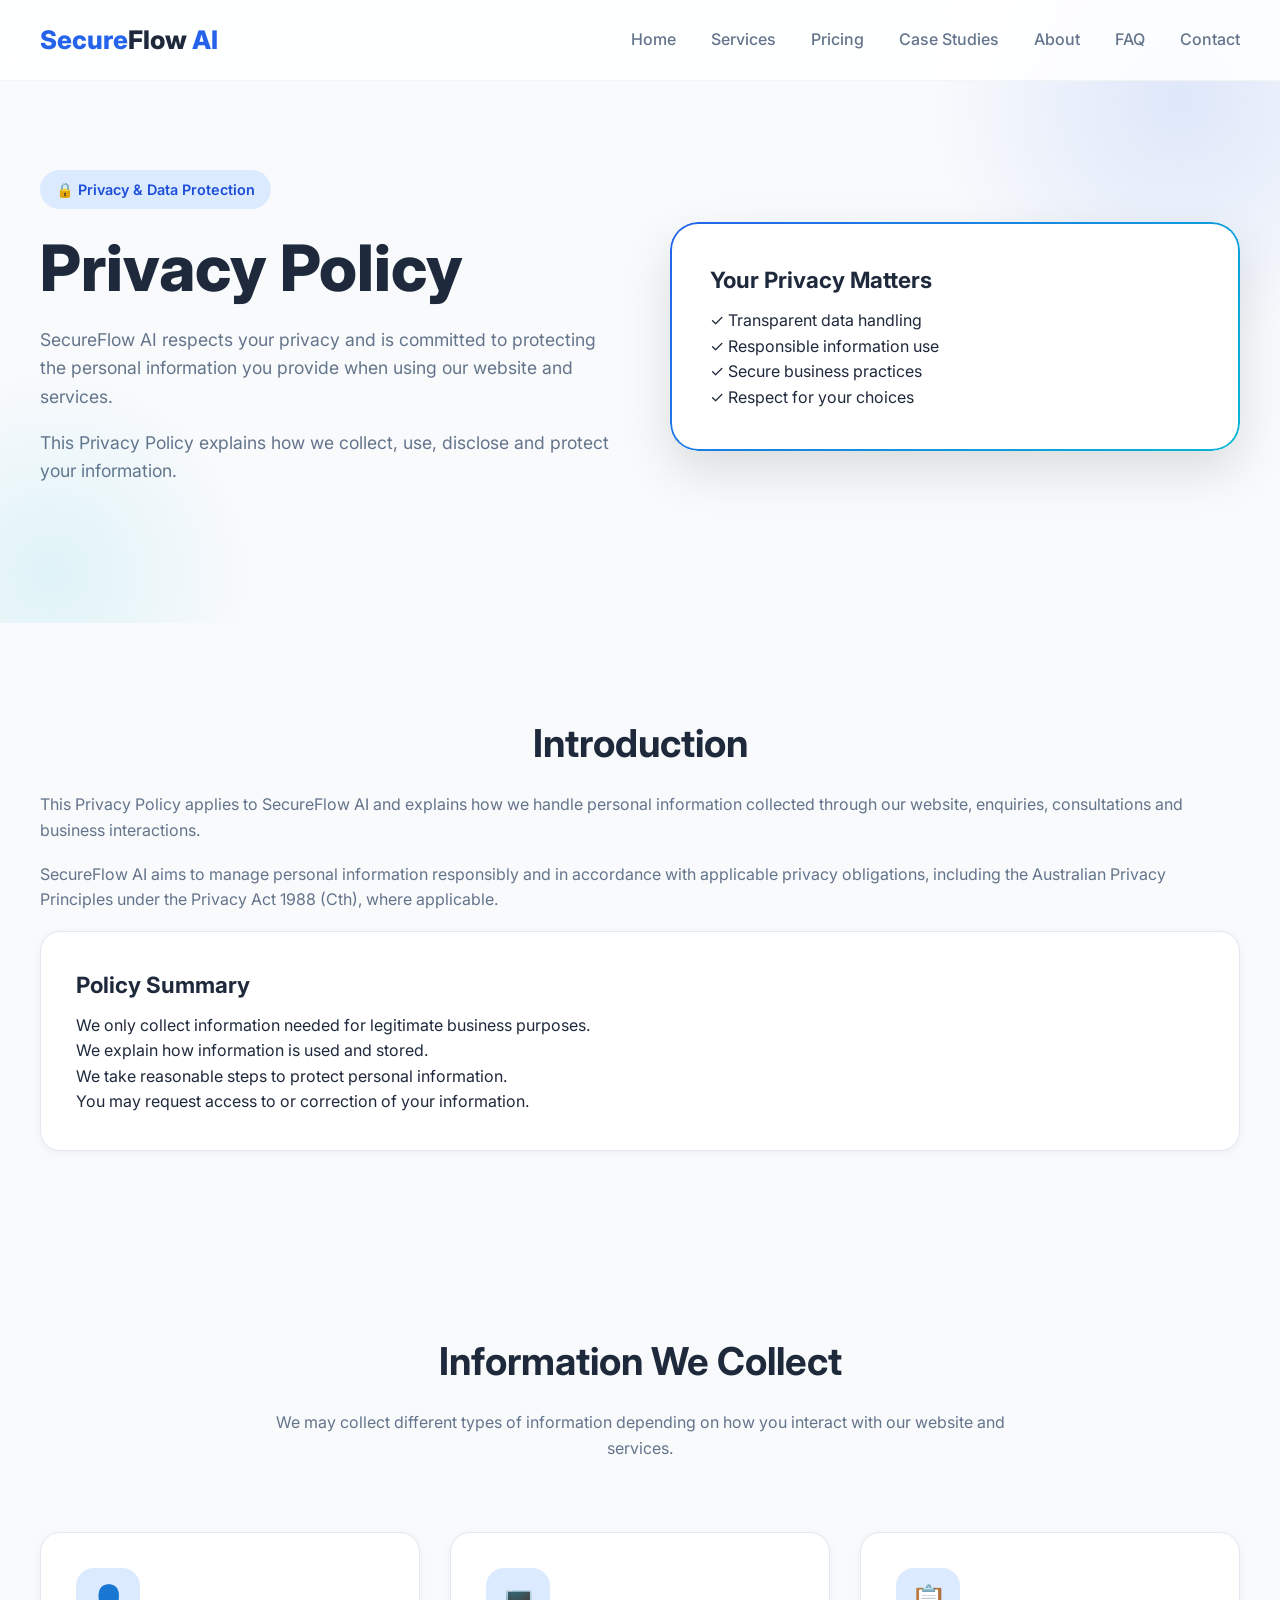
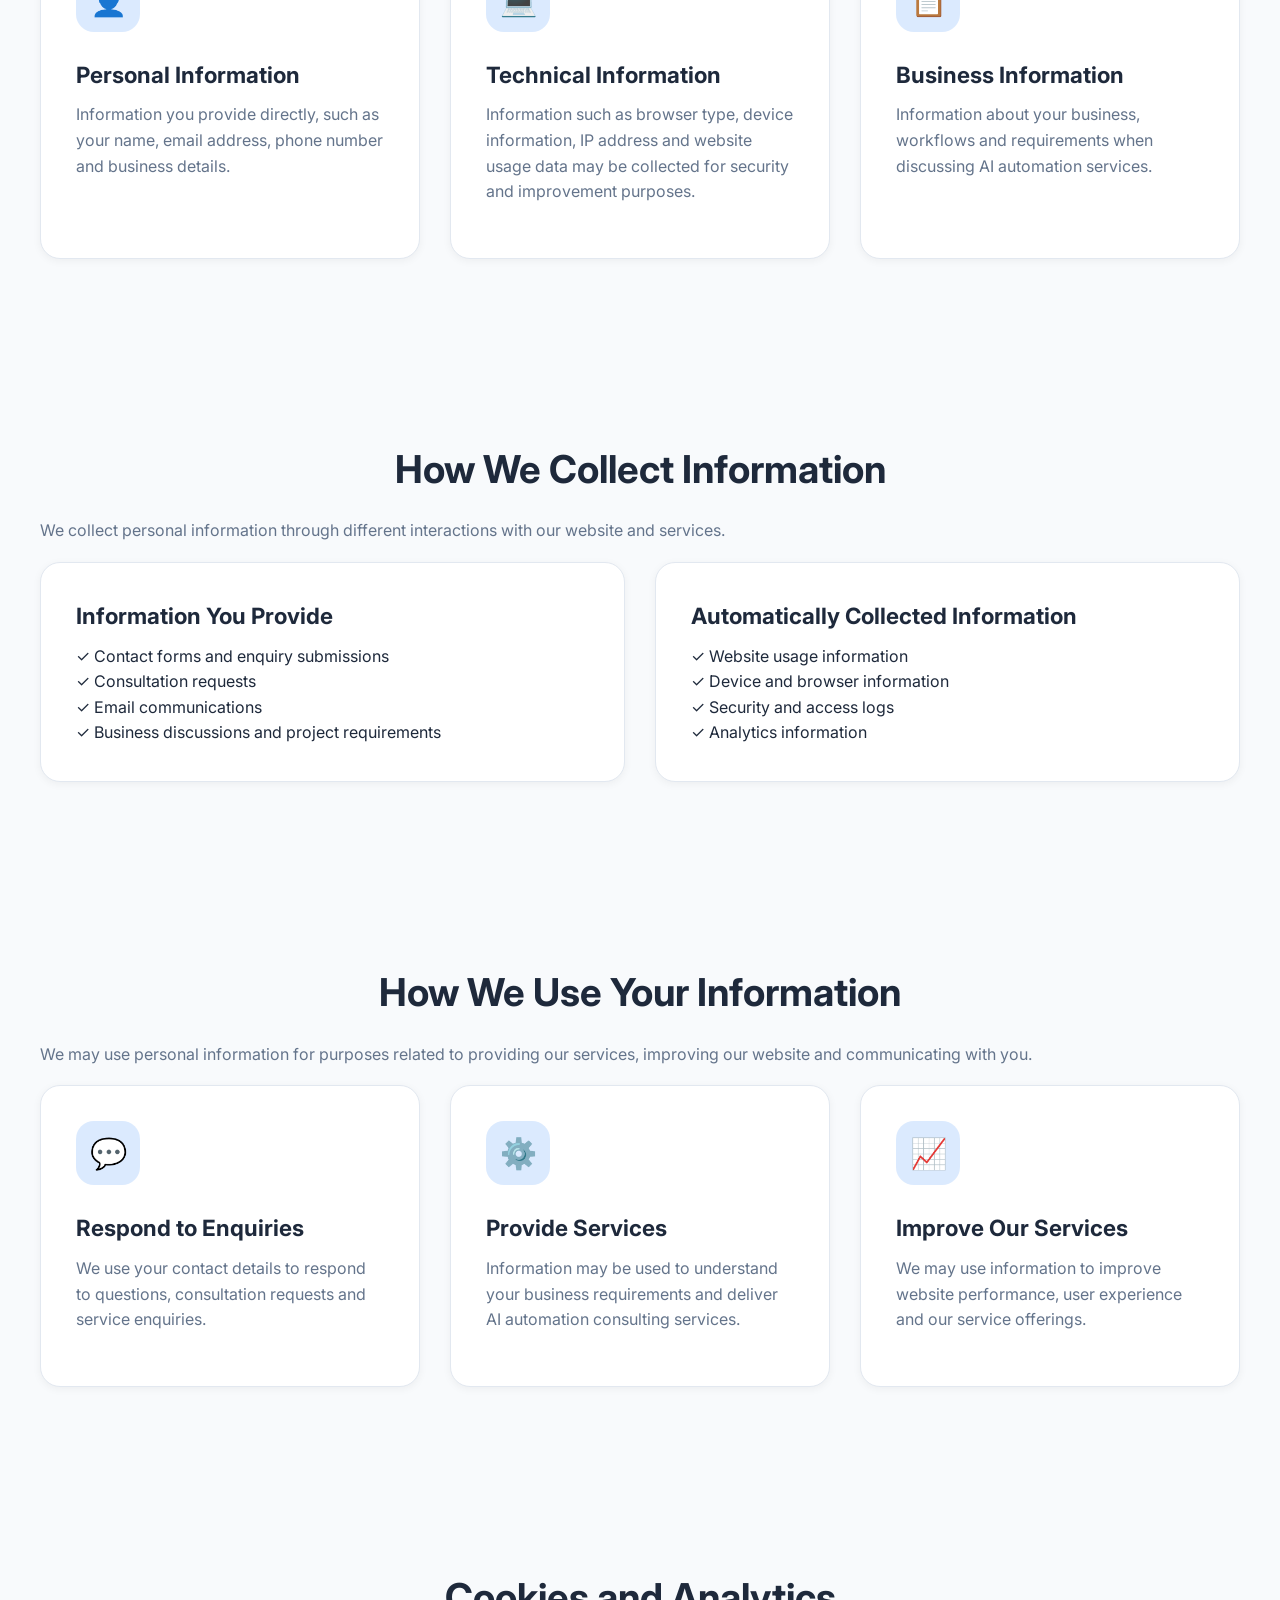
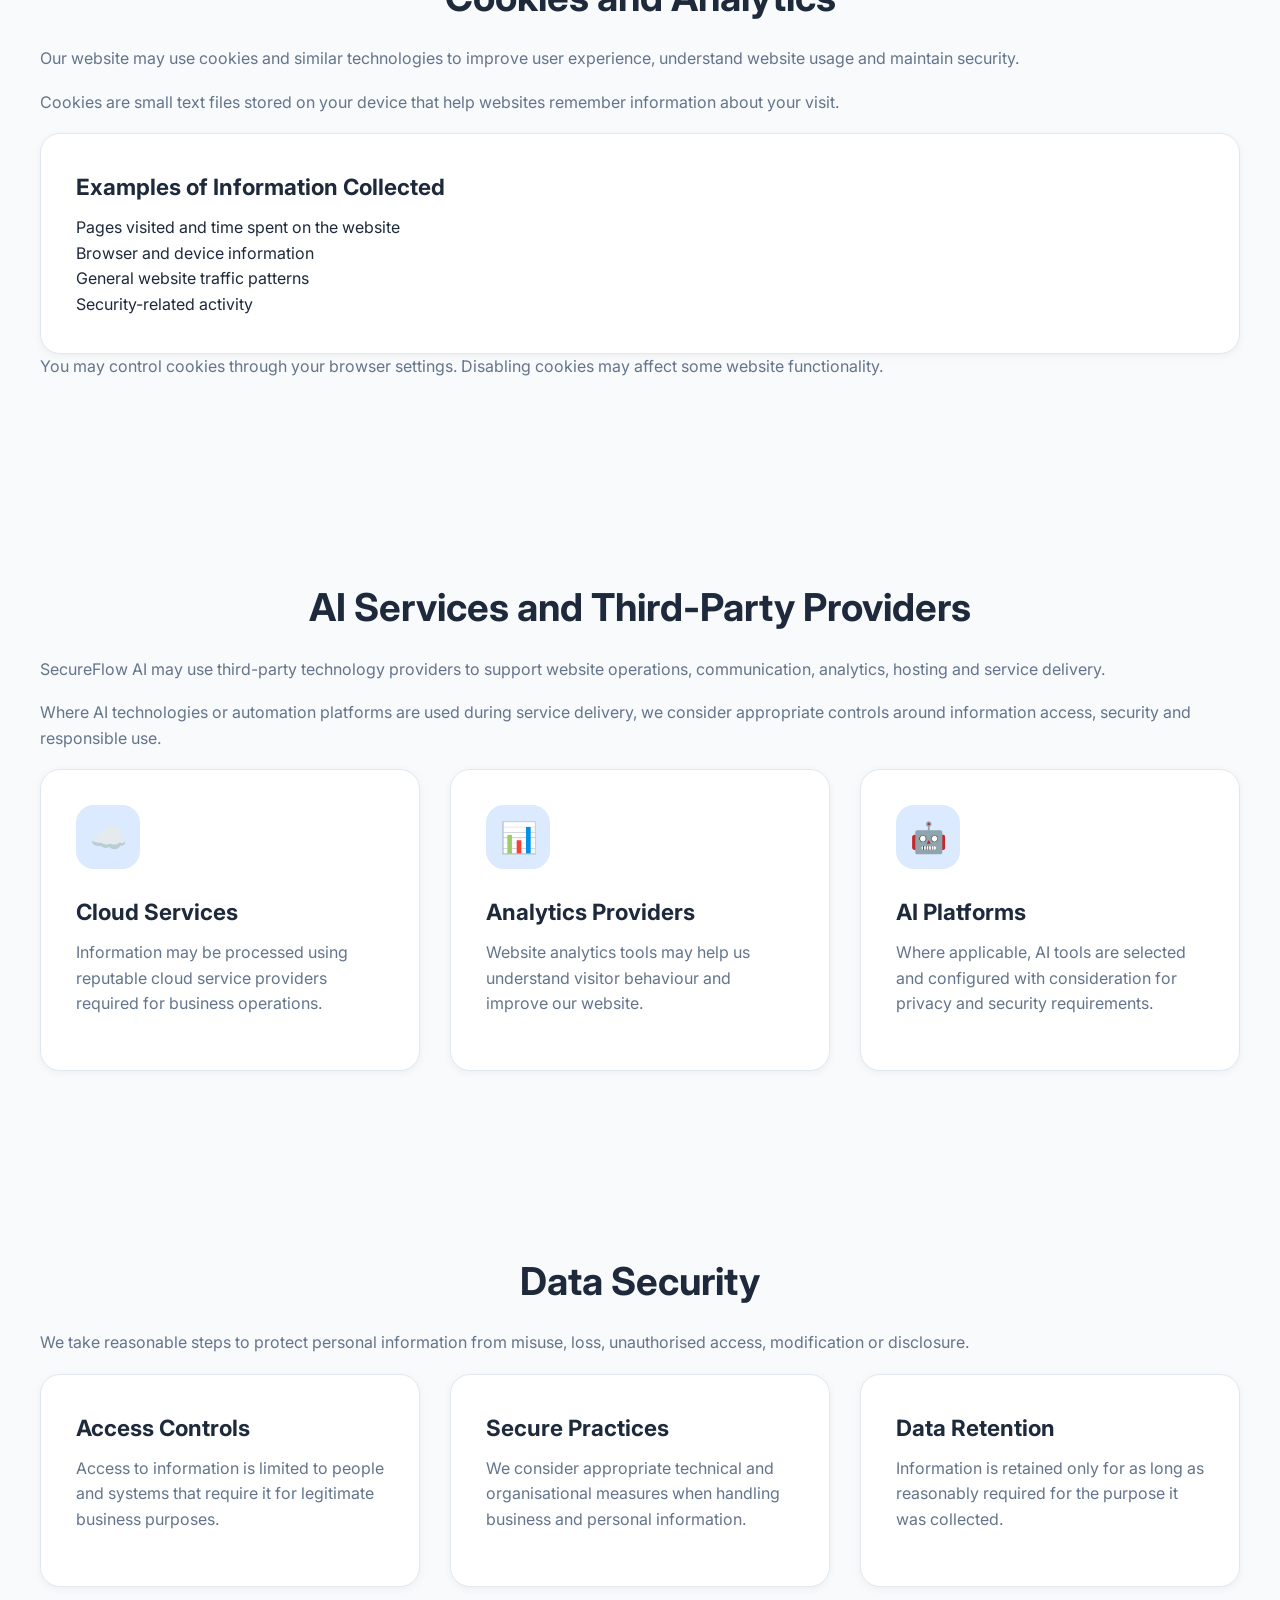
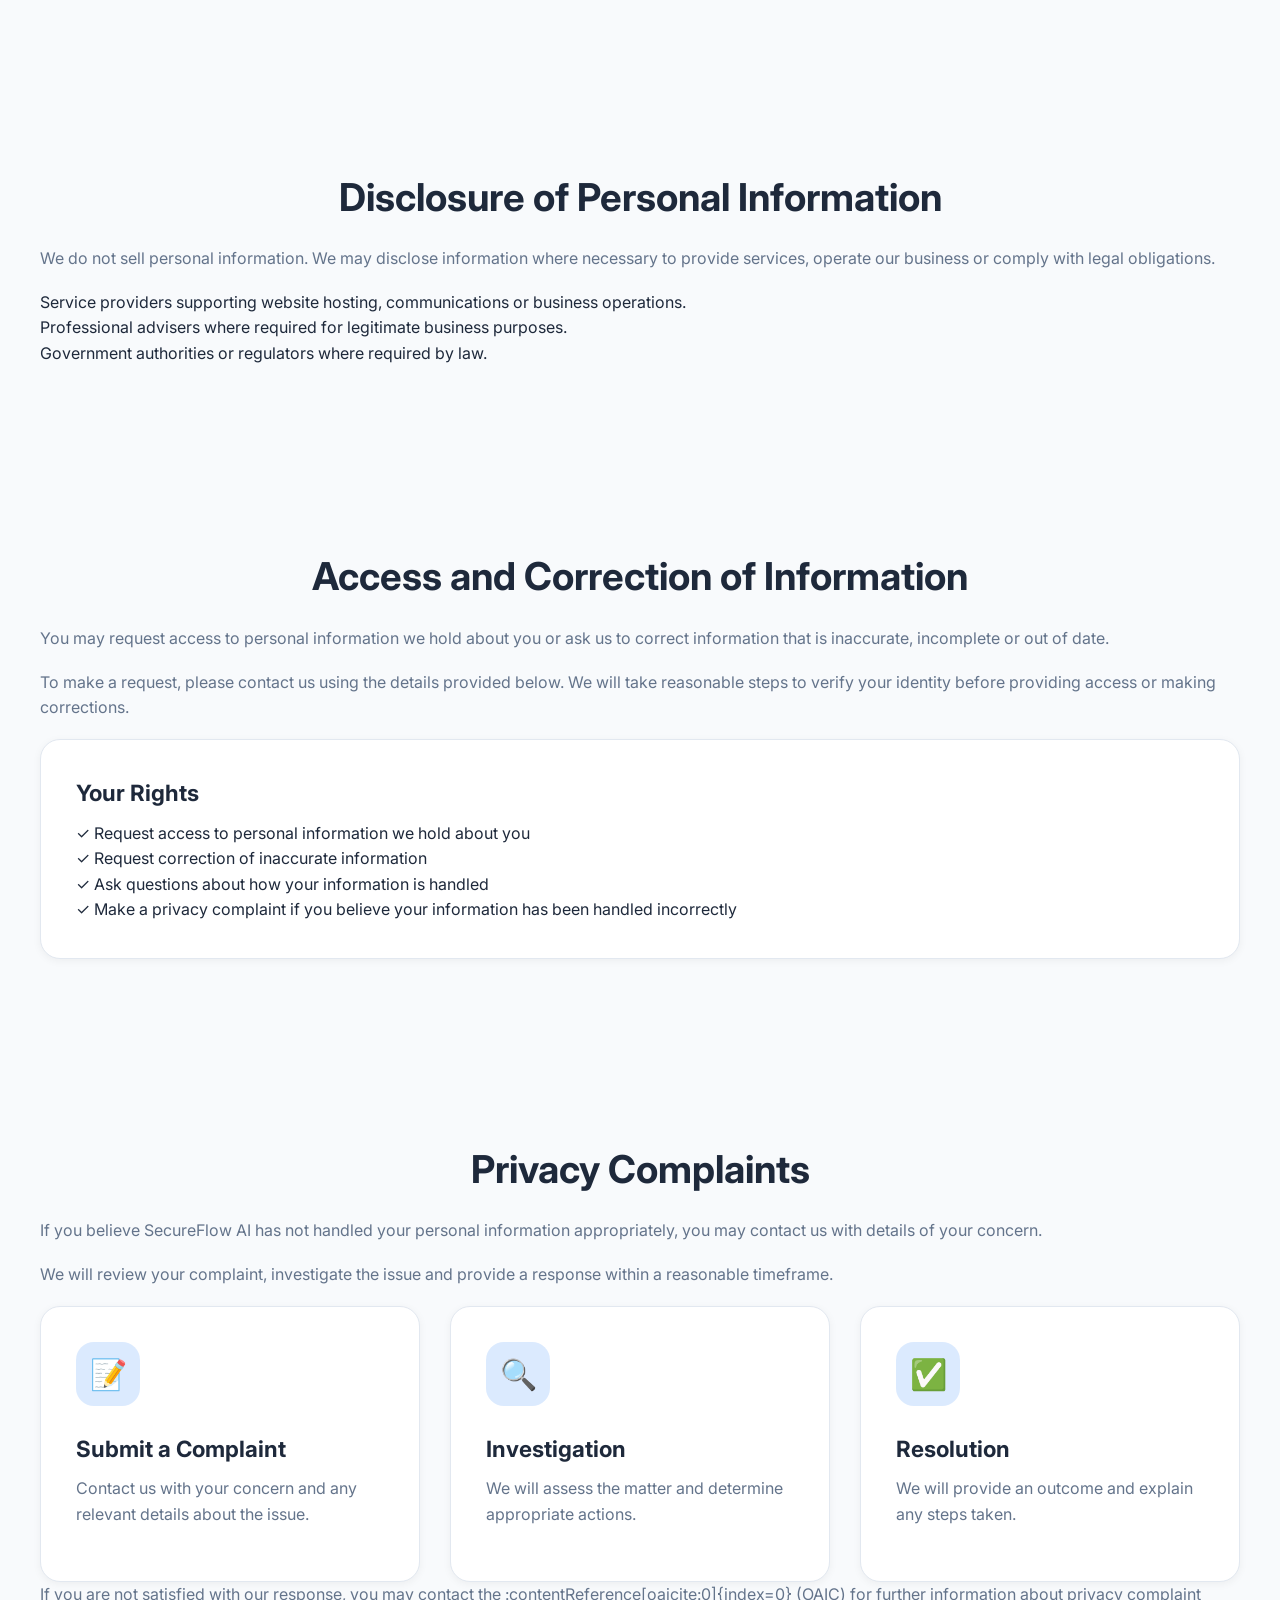
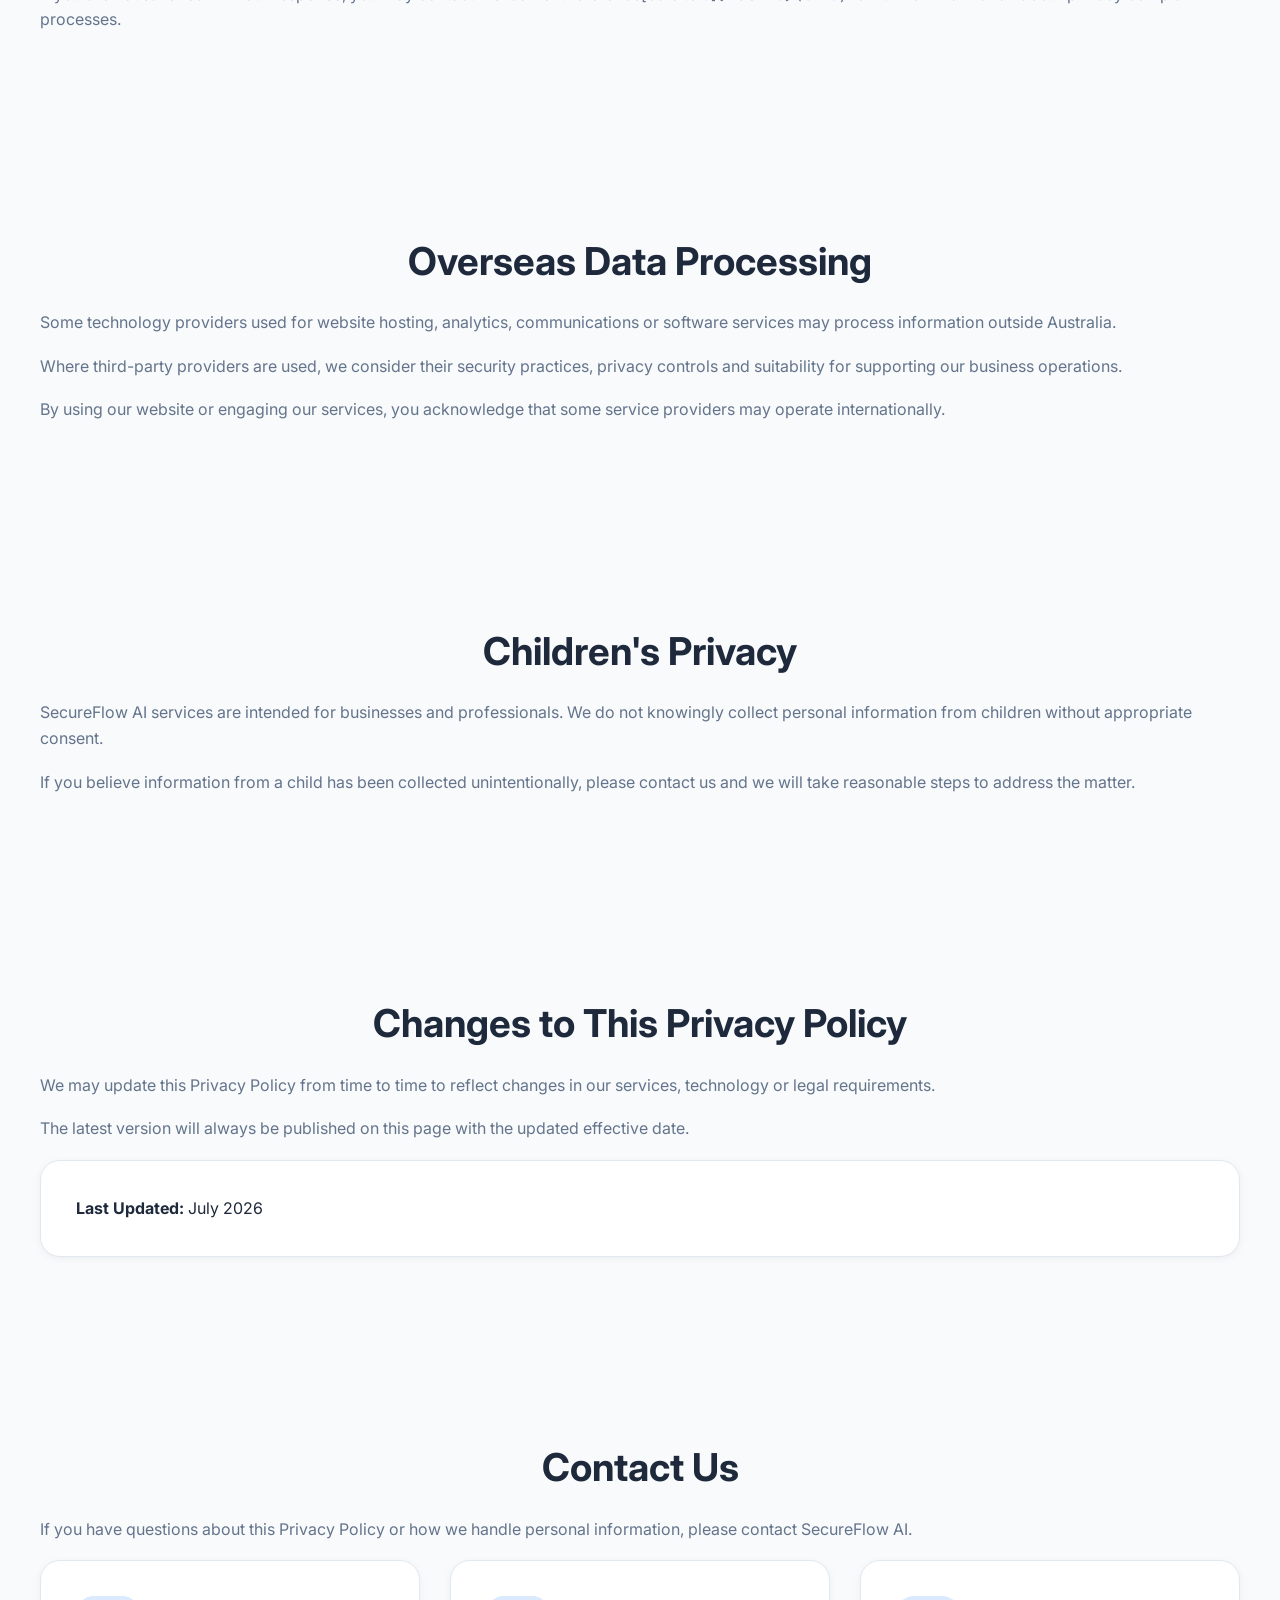
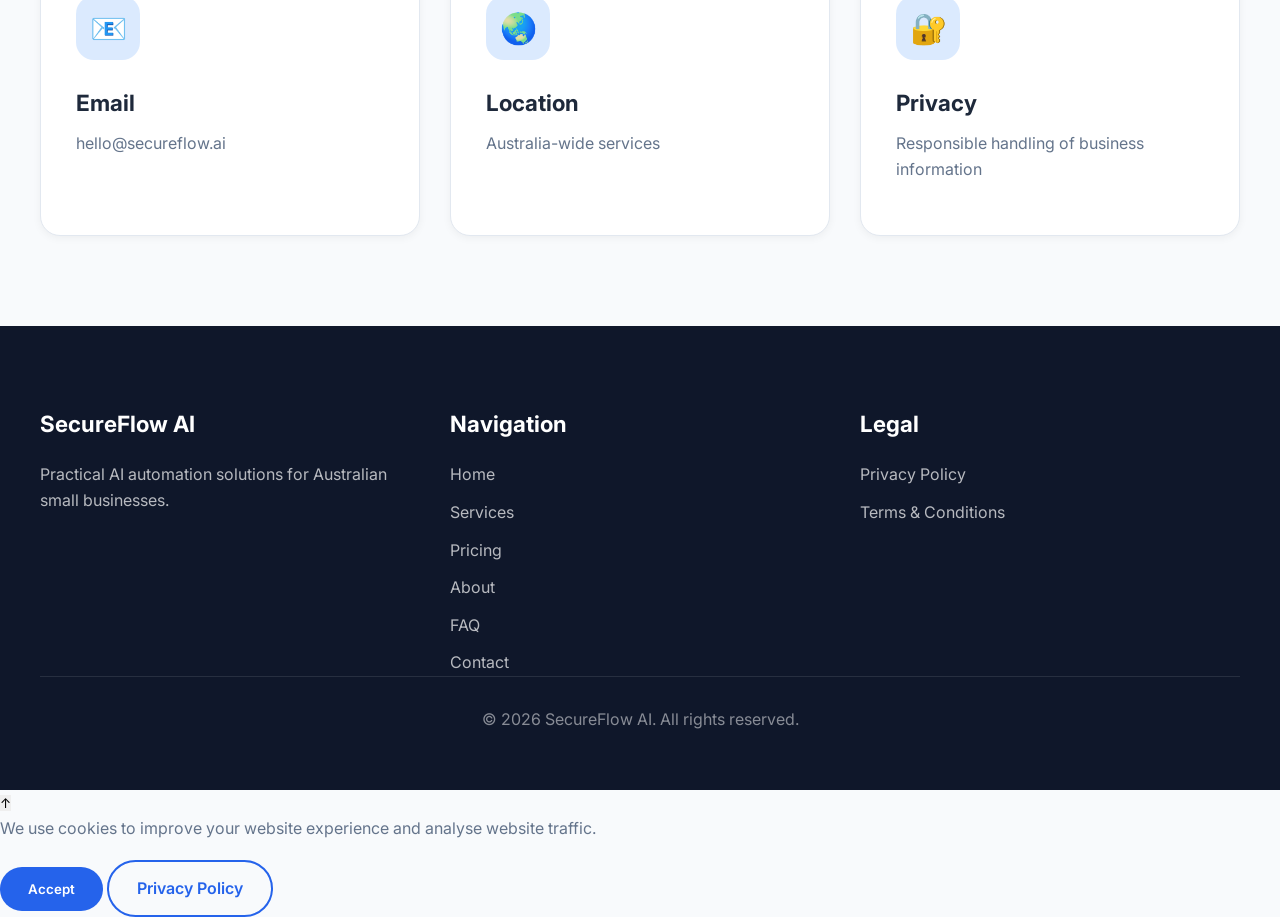
<file: privacy.html>
<!DOCTYPE html>
<html lang="en-AU">

<head>
<script async src="https://www.googletagmanager.com/gtag/js?id=G-MEBBC4JY05"></script>
<script>
  window.dataLayer = window.dataLayer || [];
  function gtag(){dataLayer.push(arguments);}
  gtag('js', new Date());

  gtag('config', 'G-MEBBC4JY05');
</script>
    <meta charset="UTF-8">

    <meta name="viewport"
          content="width=device-width, initial-scale=1.0">

    <title>Privacy Policy | SecureFlow AI</title>

    <meta name="description"
          content="Privacy Policy for SecureFlow AI explaining how we collect, use, store and protect your personal information.">

    <meta name="keywords"
          content="SecureFlow AI privacy policy, Australian privacy policy, data protection">

    <meta name="author"
          content="SecureFlow AI">

    <link rel="icon"
          href="favicon.ico">

    <link rel="stylesheet"
          href="css/style.css">

</head>


<body>


<!-- ===================================================== -->
<!-- HEADER -->
<!-- ===================================================== -->


<header>

<div class="container navbar">


<a href="index.html"
   class="logo">

Secure<span>Flow</span> AI

</a>



<nav id="navMenu">


<ul>


<li>
<a href="index.html">
Home
</a>
</li>


<li>
<a href="services.html">
Services
</a>
</li>


<li>
<a href="pricing.html">
Pricing
</a>
</li>


<li>
<a href="case-studies.html">
Case Studies
</a>
</li>


<li>
<a href="about.html">
About
</a>
</li>


<li>
<a href="faq.html">
FAQ
</a>
</li>


<li>
<a href="contact.html">
Contact
</a>
</li>


</ul>


</nav>



<div id="menuToggle"
     class="mobile-toggle">

☰

</div>


</div>

</header>





<!-- ===================================================== -->
<!-- HERO -->
<!-- ===================================================== -->


<section class="hero">


<div class="container hero-grid">


<div>


<div class="badge">

🔒 Privacy & Data Protection

</div>



<h1>

Privacy Policy

</h1>



<p>

SecureFlow AI respects your privacy and is committed to protecting the
personal information you provide when using our website and services.

</p>



<p>

This Privacy Policy explains how we collect, use, disclose and protect
your information.

</p>


</div>



<div class="hero-card">


<h3>

Your Privacy Matters

</h3>


<ul>


<li>
✓ Transparent data handling
</li>


<li>
✓ Responsible information use
</li>


<li>
✓ Secure business practices
</li>


<li>
✓ Respect for your choices
</li>


</ul>


</div>


</div>


</section>





<!-- ===================================================== -->
<!-- POLICY INTRODUCTION -->
<!-- ===================================================== -->


<section>


<div class="container">


<h2 class="section-title">

Introduction

</h2>



<p>

This Privacy Policy applies to SecureFlow AI and explains how we handle
personal information collected through our website, enquiries,
consultations and business interactions.

</p>



<p>

SecureFlow AI aims to manage personal information responsibly and in
accordance with applicable privacy obligations, including the Australian
Privacy Principles under the Privacy Act 1988 (Cth), where applicable.

</p>



<div class="card">


<h3>

Policy Summary

</h3>


<ul>


<li>

We only collect information needed for legitimate business purposes.

</li>


<li>

We explain how information is used and stored.

</li>


<li>

We take reasonable steps to protect personal information.

</li>


<li>

You may request access to or correction of your information.

</li>


</ul>


</div>


</div>


</section>





<!-- ===================================================== -->
<!-- INFORMATION WE COLLECT -->
<!-- ===================================================== -->


<section class="bg-light">


<div class="container">


<h2 class="section-title">

Information We Collect

</h2>



<p class="section-subtitle">

We may collect different types of information depending on how you interact
with our website and services.

</p>




<div class="grid three-col">



<div class="card">


<div class="card-icon">

👤

</div>


<h3>

Personal Information

</h3>


<p>

Information you provide directly, such as your name, email address, phone
number and business details.

</p>


</div>





<div class="card">


<div class="card-icon">

💻

</div>


<h3>

Technical Information

</h3>


<p>

Information such as browser type, device information, IP address and
website usage data may be collected for security and improvement purposes.

</p>


</div>





<div class="card">


<div class="card-icon">

📋

</div>


<h3>

Business Information

</h3>


<p>

Information about your business, workflows and requirements when discussing
AI automation services.

</p>


</div>


</div>


</div>


</section>





<!-- ===================================================== -->
<!-- CONTINUE WITH PART 2 -->

    <!-- ===================================================== -->
<!-- HOW WE COLLECT INFORMATION -->
<!-- ===================================================== -->

<section>

<div class="container">

<h2 class="section-title">

How We Collect Information

</h2>


<p>

We collect personal information through different interactions with our
website and services.

</p>



<div class="grid two-col">


<div class="card">


<h3>

Information You Provide

</h3>


<ul>

<li>
✓ Contact forms and enquiry submissions
</li>

<li>
✓ Consultation requests
</li>

<li>
✓ Email communications
</li>

<li>
✓ Business discussions and project requirements
</li>

</ul>


</div>




<div class="card">


<h3>

Automatically Collected Information

</h3>


<ul>

<li>
✓ Website usage information
</li>

<li>
✓ Device and browser information
</li>

<li>
✓ Security and access logs
</li>

<li>
✓ Analytics information
</li>

</ul>


</div>


</div>


</div>

</section>





<!-- ===================================================== -->
<!-- HOW WE USE INFORMATION -->
<!-- ===================================================== -->


<section class="bg-light">


<div class="container">


<h2 class="section-title">

How We Use Your Information

</h2>



<p>

We may use personal information for purposes related to providing our
services, improving our website and communicating with you.

</p>




<div class="grid three-col">


<div class="card">


<div class="card-icon">

💬

</div>


<h3>

Respond to Enquiries

</h3>


<p>

We use your contact details to respond to questions, consultation requests
and service enquiries.

</p>


</div>




<div class="card">


<div class="card-icon">

⚙️

</div>


<h3>

Provide Services

</h3>


<p>

Information may be used to understand your business requirements and
deliver AI automation consulting services.

</p>


</div>




<div class="card">


<div class="card-icon">

📈

</div>


<h3>

Improve Our Services

</h3>


<p>

We may use information to improve website performance, user experience and
our service offerings.

</p>


</div>


</div>


</div>


</section>





<!-- ===================================================== -->
<!-- COOKIES AND ANALYTICS -->
<!-- ===================================================== -->


<section>


<div class="container">


<h2 class="section-title">

Cookies and Analytics

</h2>



<p>

Our website may use cookies and similar technologies to improve user
experience, understand website usage and maintain security.

</p>



<p>

Cookies are small text files stored on your device that help websites
remember information about your visit.

</p>



<div class="card">


<h3>

Examples of Information Collected

</h3>


<ul>


<li>

Pages visited and time spent on the website

</li>


<li>

Browser and device information

</li>


<li>

General website traffic patterns

</li>


<li>

Security-related activity

</li>


</ul>


</div>



<p>

You may control cookies through your browser settings. Disabling cookies
may affect some website functionality.

</p>


</div>


</section>





<!-- ===================================================== -->
<!-- AI SERVICES AND THIRD PARTY TOOLS -->
<!-- ===================================================== -->


<section class="bg-light">


<div class="container">


<h2 class="section-title">

AI Services and Third-Party Providers

</h2>



<p>

SecureFlow AI may use third-party technology providers to support website
operations, communication, analytics, hosting and service delivery.

</p>



<p>

Where AI technologies or automation platforms are used during service
delivery, we consider appropriate controls around information access,
security and responsible use.

</p>




<div class="grid three-col">


<div class="card">


<div class="card-icon">

☁️

</div>


<h3>

Cloud Services

</h3>


<p>

Information may be processed using reputable cloud service providers
required for business operations.

</p>


</div>




<div class="card">


<div class="card-icon">

📊

</div>


<h3>

Analytics Providers

</h3>


<p>

Website analytics tools may help us understand visitor behaviour and
improve our website.

</p>


</div>




<div class="card">


<div class="card-icon">

🤖

</div>


<h3>

AI Platforms

</h3>


<p>

Where applicable, AI tools are selected and configured with consideration
for privacy and security requirements.

</p>


</div>


</div>


</div>


</section>





<!-- ===================================================== -->
<!-- DATA SECURITY -->
<!-- ===================================================== -->


<section>


<div class="container">


<h2 class="section-title">

Data Security

</h2>



<p>

We take reasonable steps to protect personal information from misuse,
loss, unauthorised access, modification or disclosure.

</p>



<div class="grid three-col">


<div class="card">


<h3>

Access Controls

</h3>


<p>

Access to information is limited to people and systems that require it for
legitimate business purposes.

</p>


</div>




<div class="card">


<h3>

Secure Practices

</h3>


<p>

We consider appropriate technical and organisational measures when handling
business and personal information.

</p>


</div>




<div class="card">


<h3>

Data Retention

</h3>


<p>

Information is retained only for as long as reasonably required for the
purpose it was collected.

</p>


</div>


</div>


</div>


</section>





<!-- ===================================================== -->
<!-- DISCLOSURE OF INFORMATION -->
<!-- ===================================================== -->


<section class="bg-light">


<div class="container">


<h2 class="section-title">

Disclosure of Personal Information

</h2>



<p>

We do not sell personal information. We may disclose information where
necessary to provide services, operate our business or comply with legal
obligations.

</p>



<ul>


<li>

Service providers supporting website hosting, communications or business
operations.

</li>


<li>

Professional advisers where required for legitimate business purposes.

</li>


<li>

Government authorities or regulators where required by law.

</li>


</ul>


</div>


</section>



<!-- CONTINUE WITH PART 3 -->
<!-- ===================================================== -->
<!-- ACCESS AND CORRECTION -->
<!-- ===================================================== -->

<section>

<div class="container">


<h2 class="section-title">

Access and Correction of Information

</h2>



<p>

You may request access to personal information we hold about you or ask us
to correct information that is inaccurate, incomplete or out of date.

</p>



<p>

To make a request, please contact us using the details provided below. We
will take reasonable steps to verify your identity before providing access
or making corrections.

</p>



<div class="card">


<h3>

Your Rights

</h3>


<ul>


<li>

✓ Request access to personal information we hold about you

</li>


<li>

✓ Request correction of inaccurate information

</li>


<li>

✓ Ask questions about how your information is handled

</li>


<li>

✓ Make a privacy complaint if you believe your information has been
handled incorrectly

</li>


</ul>


</div>



</div>

</section>





<!-- ===================================================== -->
<!-- PRIVACY COMPLAINTS -->
<!-- ===================================================== -->


<section class="bg-light">


<div class="container">


<h2 class="section-title">

Privacy Complaints

</h2>



<p>

If you believe SecureFlow AI has not handled your personal information
appropriately, you may contact us with details of your concern.

</p>



<p>

We will review your complaint, investigate the issue and provide a response
within a reasonable timeframe.

</p>



<div class="grid three-col">


<div class="card">


<div class="card-icon">

📝

</div>


<h3>

Submit a Complaint

</h3>


<p>

Contact us with your concern and any relevant details about the issue.

</p>


</div>




<div class="card">


<div class="card-icon">

🔍

</div>


<h3>

Investigation

</h3>


<p>

We will assess the matter and determine appropriate actions.

</p>


</div>




<div class="card">


<div class="card-icon">

✅

</div>


<h3>

Resolution

</h3>


<p>

We will provide an outcome and explain any steps taken.

</p>


</div>


</div>


<p>

If you are not satisfied with our response, you may contact the
:contentReference[oaicite:0]{index=0} (OAIC) for further information about privacy complaint processes.

</p>



</div>


</section>





<!-- ===================================================== -->
<!-- OVERSEAS DATA HANDLING -->
<!-- ===================================================== -->


<section>


<div class="container">


<h2 class="section-title">

Overseas Data Processing

</h2>



<p>

Some technology providers used for website hosting, analytics,
communications or software services may process information outside
Australia.

</p>



<p>

Where third-party providers are used, we consider their security practices,
privacy controls and suitability for supporting our business operations.

</p>



<p>

By using our website or engaging our services, you acknowledge that some
service providers may operate internationally.

</p>


</div>


</section>





<!-- ===================================================== -->
<!-- CHILDREN PRIVACY -->
<!-- ===================================================== -->


<section class="bg-light">


<div class="container">


<h2 class="section-title">

Children's Privacy

</h2>



<p>

SecureFlow AI services are intended for businesses and professionals. We do
not knowingly collect personal information from children without appropriate
consent.

</p>



<p>

If you believe information from a child has been collected unintentionally,
please contact us and we will take reasonable steps to address the matter.

</p>


</div>


</section>





<!-- ===================================================== -->
<!-- POLICY CHANGES -->
<!-- ===================================================== -->


<section>


<div class="container">


<h2 class="section-title">

Changes to This Privacy Policy

</h2>



<p>

We may update this Privacy Policy from time to time to reflect changes in
our services, technology or legal requirements.

</p>



<p>

The latest version will always be published on this page with the updated
effective date.

</p>



<div class="card">


<strong>

Last Updated:

</strong>


July 2026


</div>


</div>


</section>





<!-- ===================================================== -->
<!-- CONTACT -->
<!-- ===================================================== -->


<section class="bg-light">


<div class="container">


<h2 class="section-title">

Contact Us

</h2>



<p>

If you have questions about this Privacy Policy or how we handle personal
information, please contact SecureFlow AI.

</p>



<div class="grid three-col">



<div class="card">


<div class="card-icon">

📧

</div>


<h3>

Email

</h3>


<p>

hello@secureflow.ai

</p>


</div>




<div class="card">


<div class="card-icon">

🌏

</div>


<h3>

Location

</h3>


<p>

Australia-wide services

</p>


</div>




<div class="card">


<div class="card-icon">

🔐

</div>


<h3>

Privacy

</h3>


<p>

Responsible handling of business information

</p>


</div>



</div>


</div>


</section>





<!-- ===================================================== -->
<!-- FOOTER -->
<!-- ===================================================== -->


<footer>


<div class="container">


<div class="grid three-col">


<div>


<h3>

SecureFlow AI

</h3>


<p>

Practical AI automation solutions for Australian small businesses.

</p>


</div>



<div>


<h3>

Navigation

</h3>


<ul>


<li>
<a href="index.html">
Home
</a>
</li>


<li>
<a href="services.html">
Services
</a>
</li>


<li>
<a href="pricing.html">
Pricing
</a>
</li>


<li>
<a href="about.html">
About
</a>
</li>


<li>
<a href="faq.html">
FAQ
</a>
</li>


<li>
<a href="contact.html">
Contact
</a>
</li>


</ul>


</div>




<div>


<h3>

Legal

</h3>


<ul>


<li>
<a href="privacy.html">
Privacy Policy
</a>
</li>


<li>
<a href="terms.html">
Terms &amp; Conditions
</a>
</li>


</ul>


</div>


</div>


<hr>


<p class="copyright">

© 2026 SecureFlow AI. All rights reserved.

</p>


</div>


</footer>





<!-- ===================================================== -->
<!-- STRUCTURED DATA -->
<!-- ===================================================== -->


<script type="application/ld+json">

{
  "@context":"https://schema.org",
  "@type":"WebPage",
  "name":"Privacy Policy",
  "description":"Privacy Policy for SecureFlow AI explaining collection, use and protection of personal information.",
  "publisher":{
    "@type":"Organization",
    "name":"SecureFlow AI"
  }
}

</script>




<script src="js/main.js"></script>


</body>

</html>
</file>
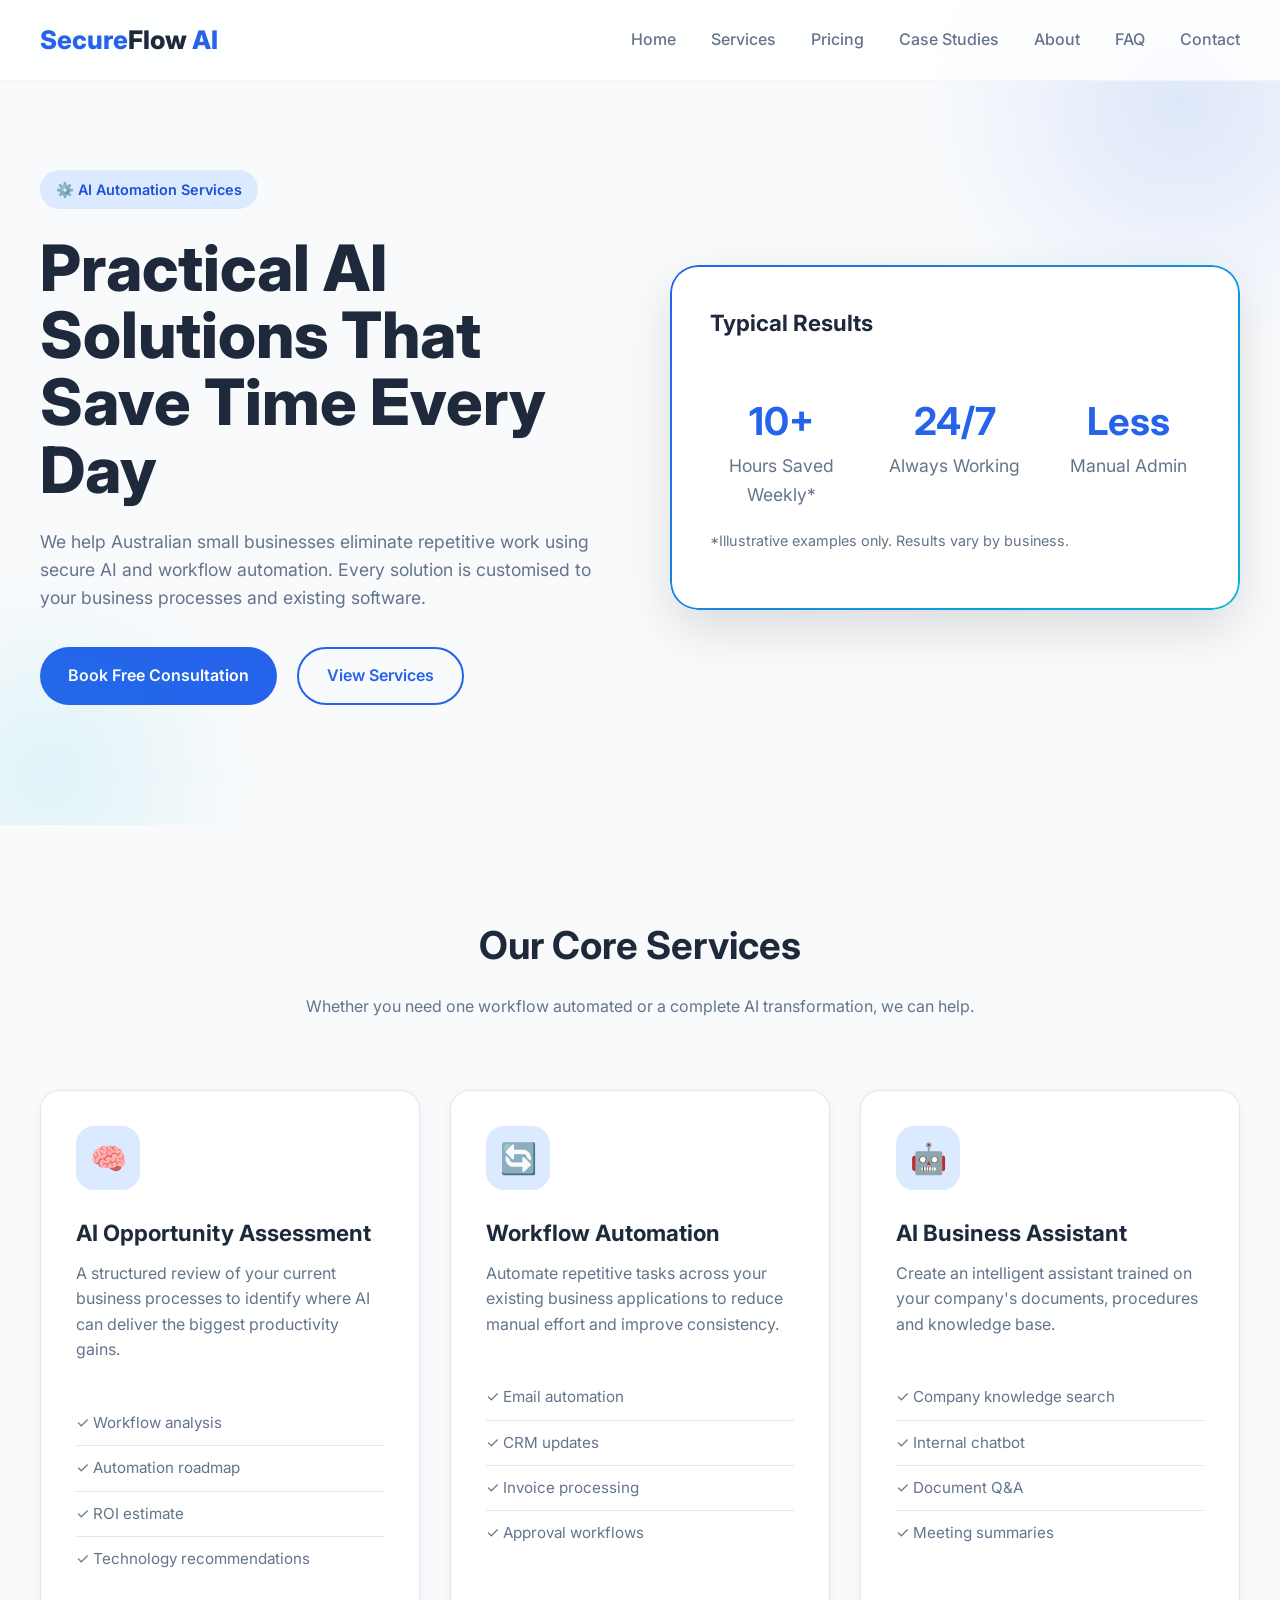
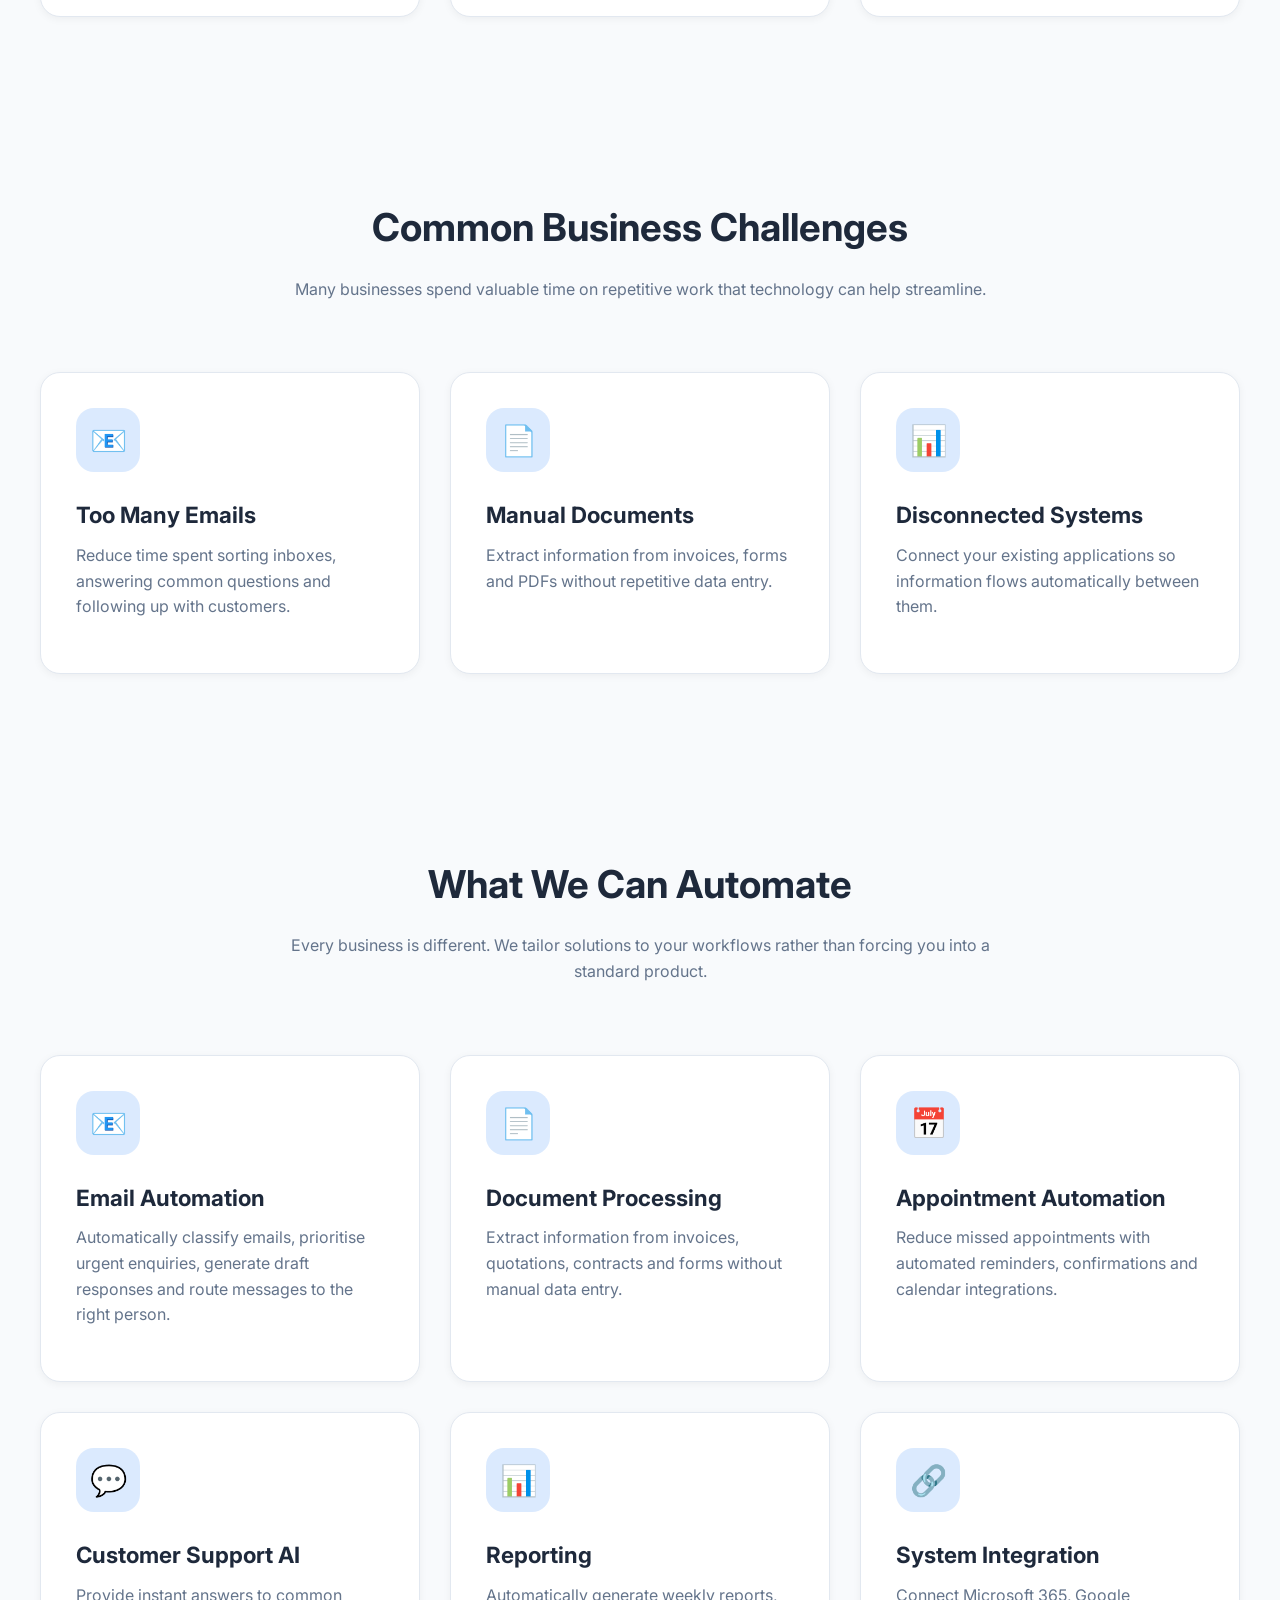
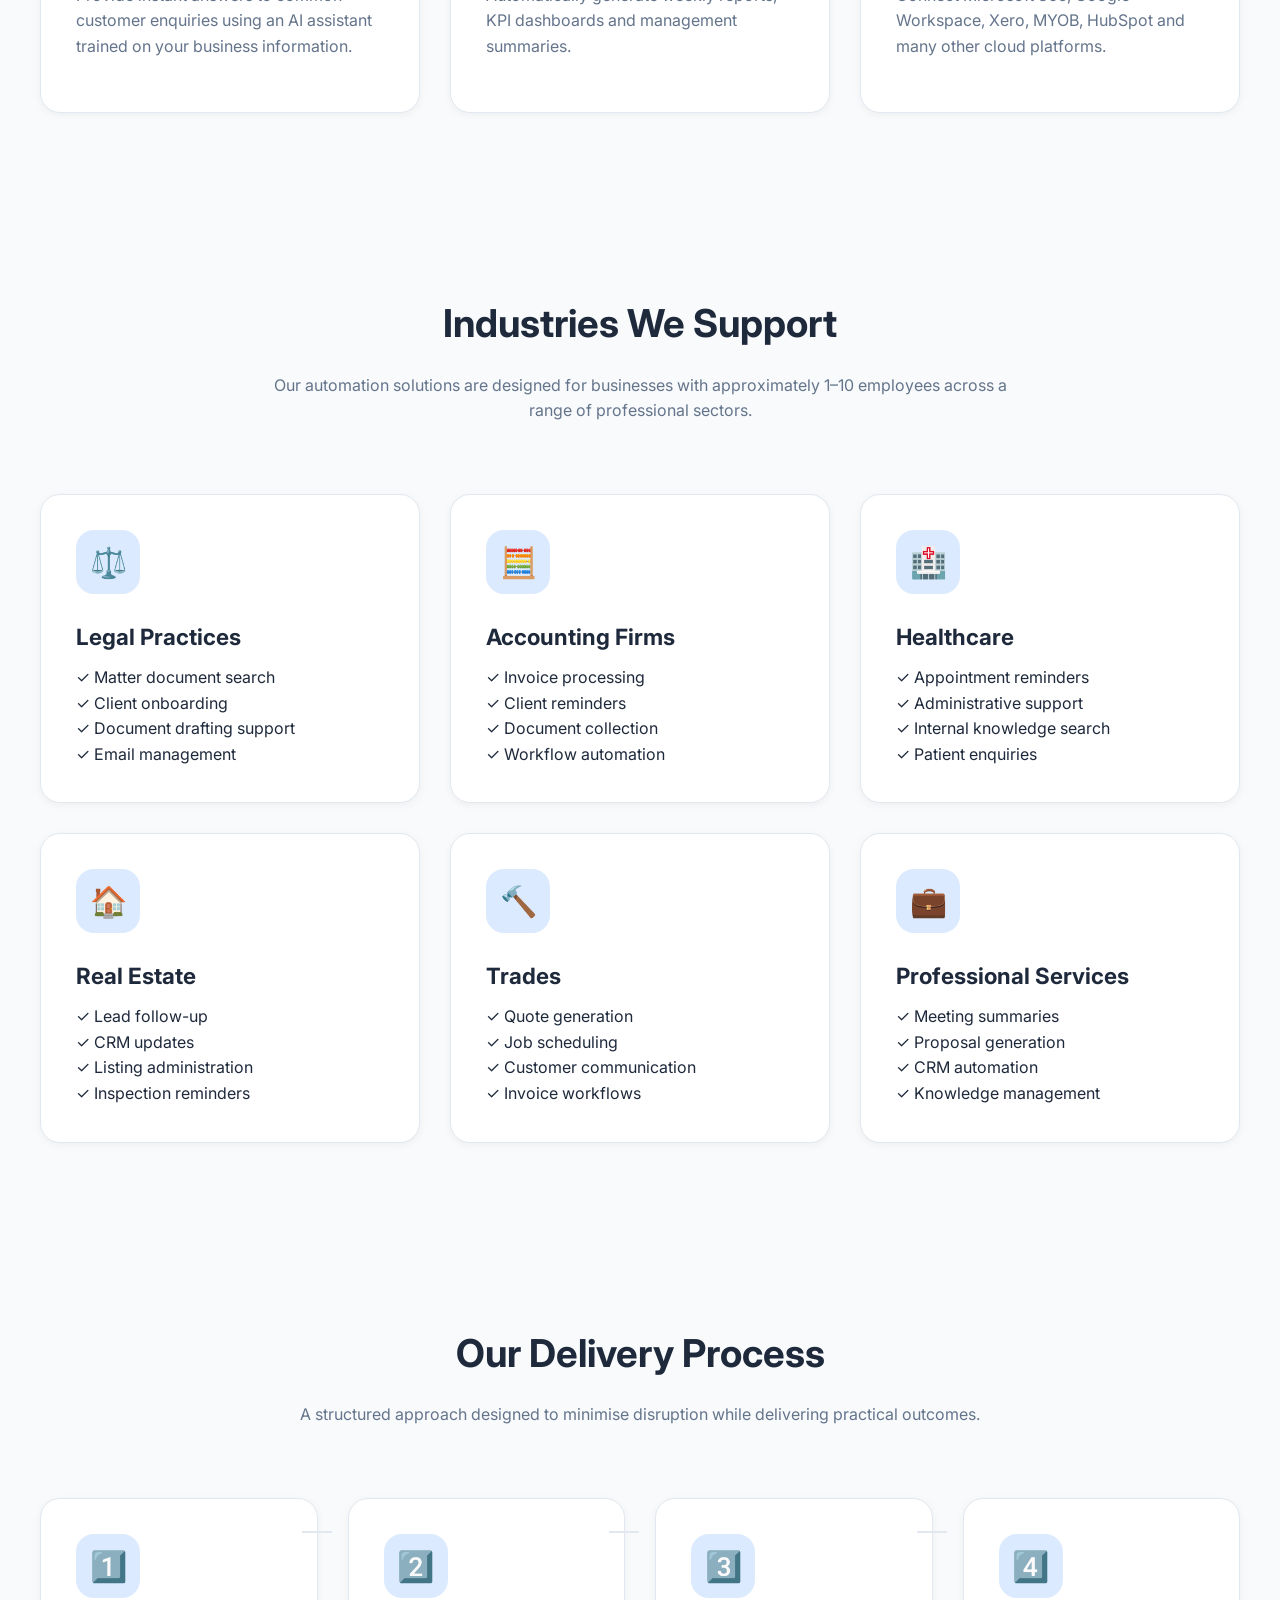
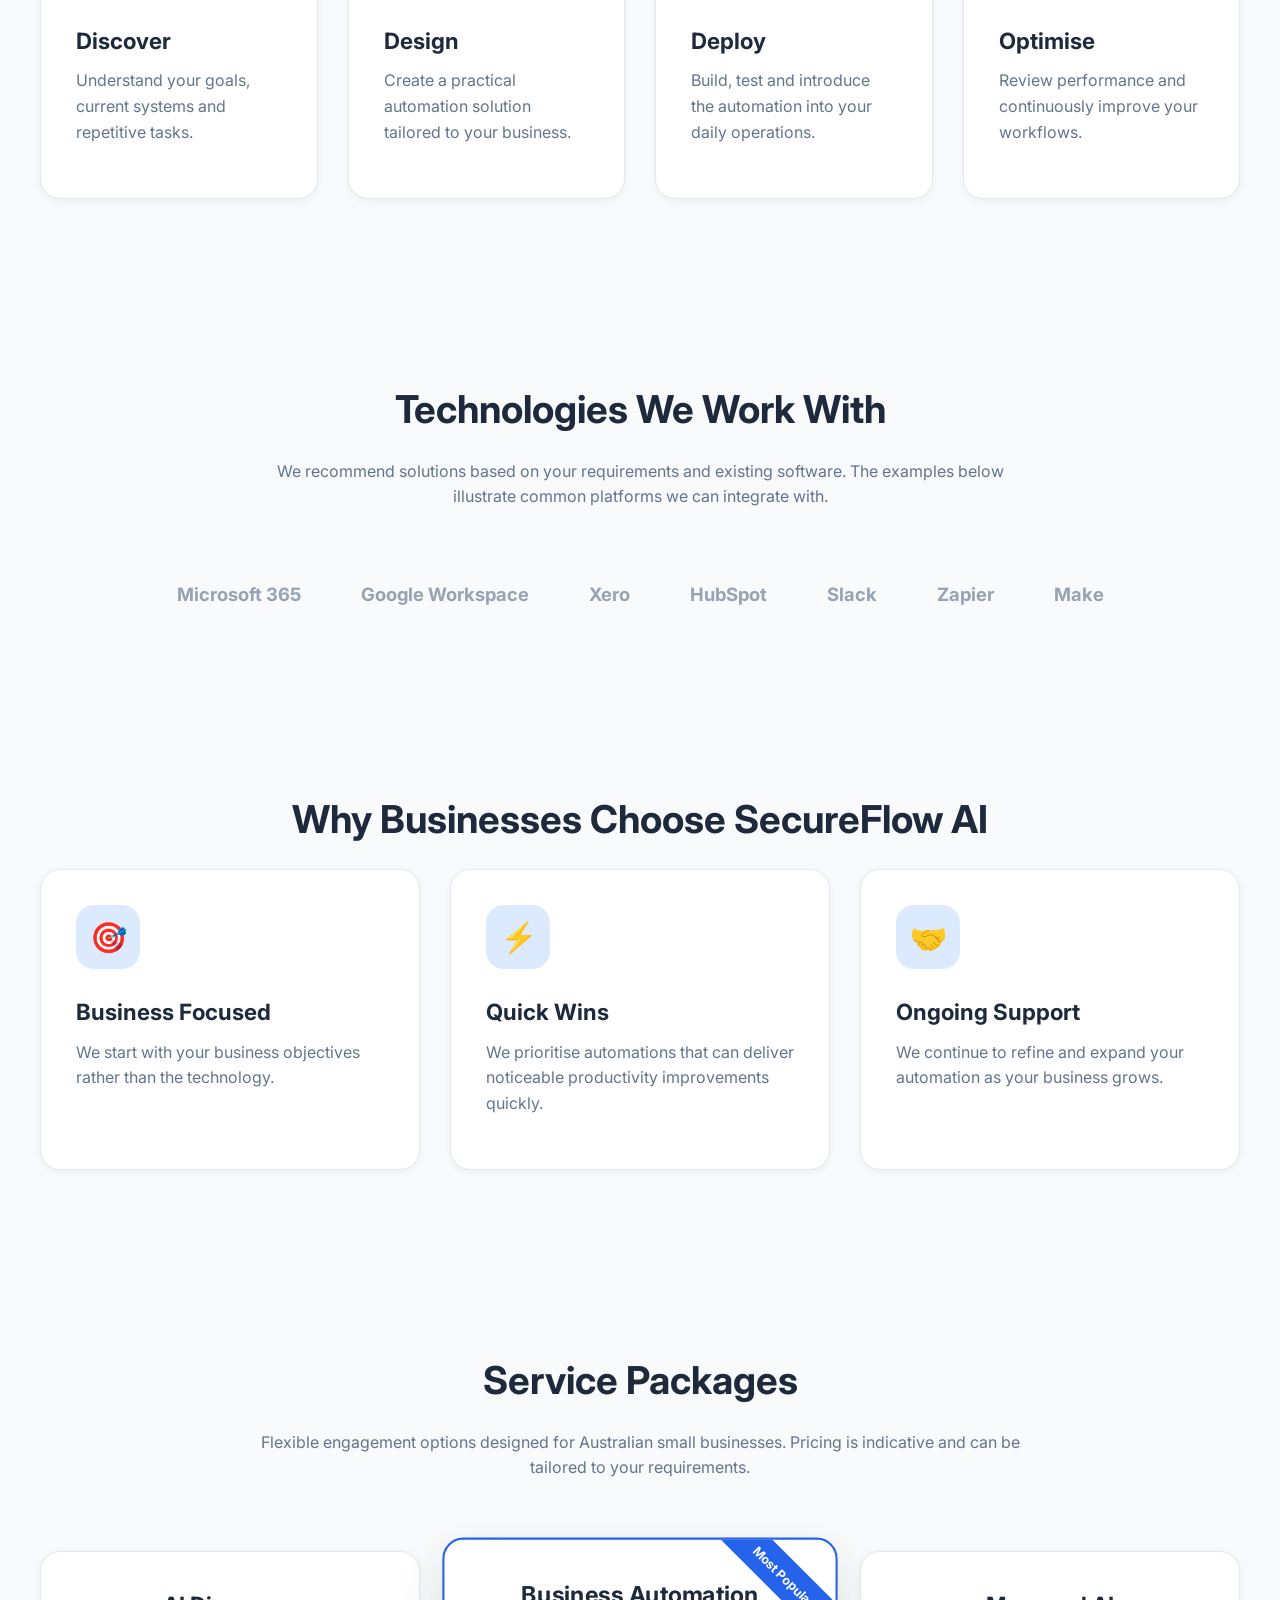
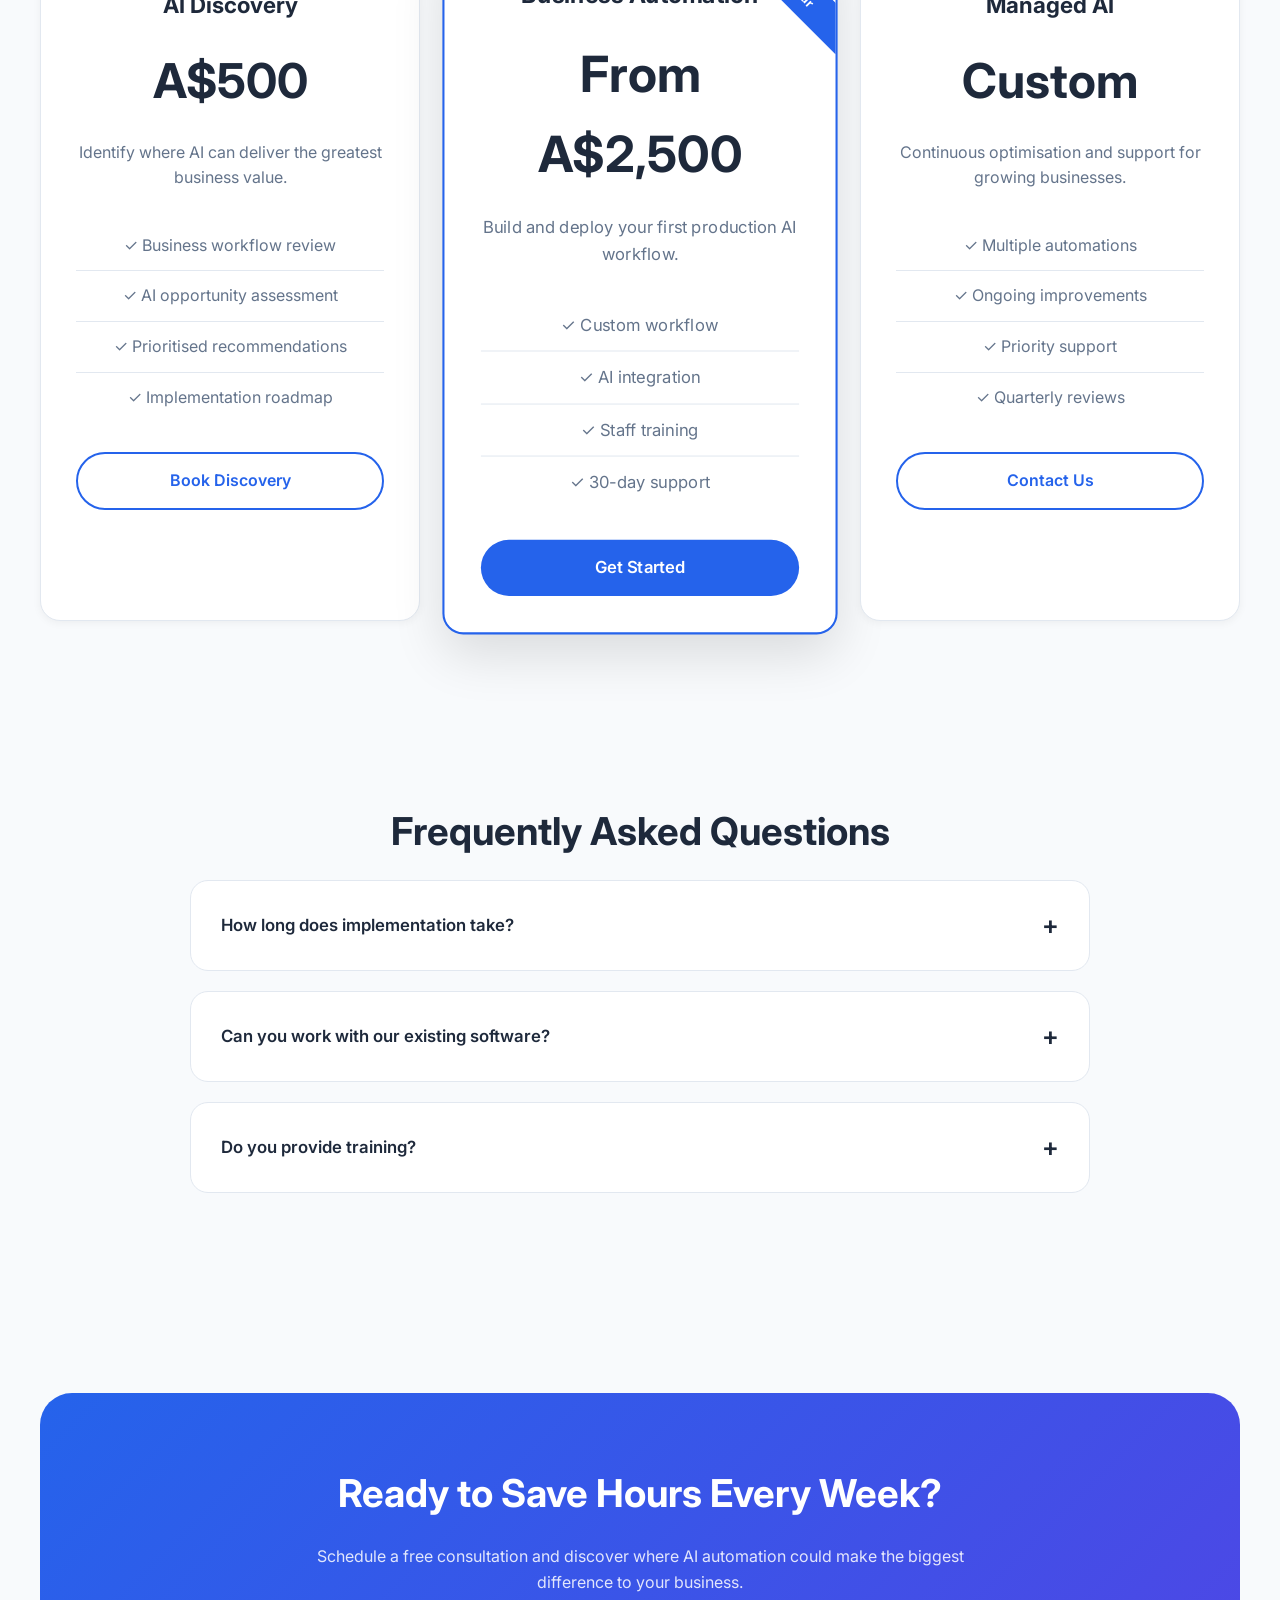
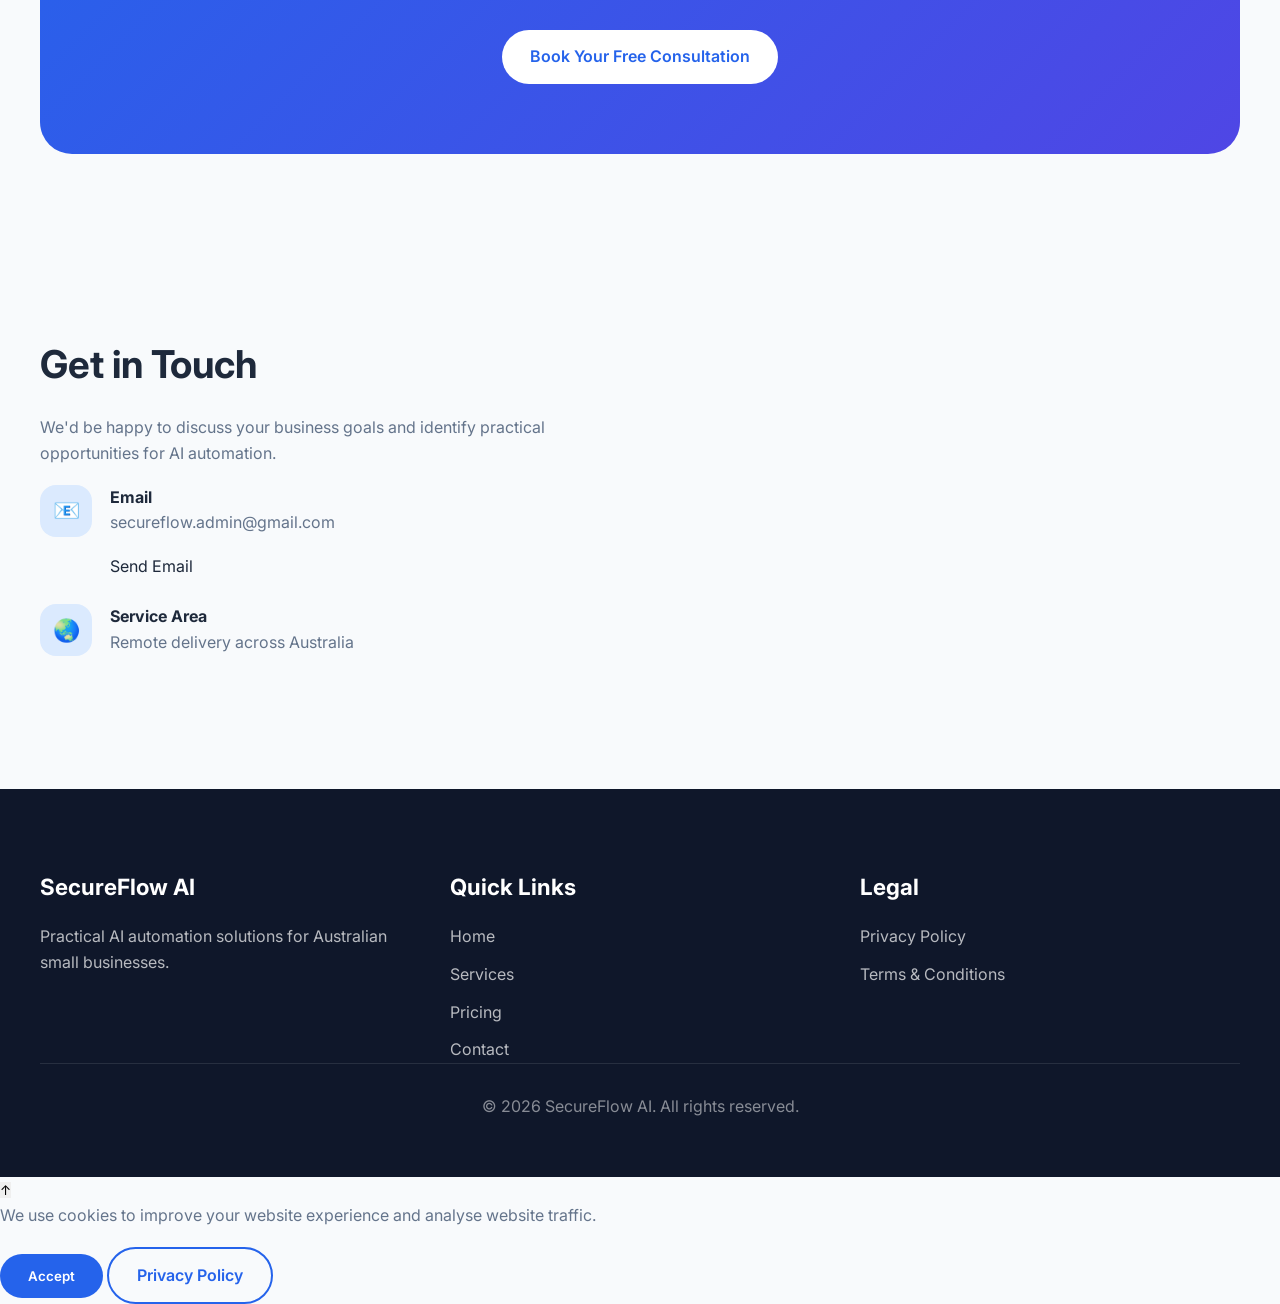
<file: services.html>
<!DOCTYPE html>
<html lang="en-AU">

<head>
<script async src="https://www.googletagmanager.com/gtag/js?id=G-MEBBC4JY05"></script>
<script>
  window.dataLayer = window.dataLayer || [];
  function gtag(){dataLayer.push(arguments);}
  gtag('js', new Date());

  gtag('config', 'G-MEBBC4JY05');
</script>
    <meta charset="UTF-8">
    <meta name="viewport" content="width=device-width, initial-scale=1.0">

    <title>AI Automation Services | SecureFlow AI</title>

    <meta name="description"
        content="Discover SecureFlow AI's AI automation services for Australian small businesses, including workflow automation, AI assistants, document processing and business consulting.">

    <meta name="keywords"
        content="AI automation, workflow automation, AI consultant Australia, business automation">

    <meta name="author"
        content="SecureFlow AI">

    <link rel="icon" href="favicon.ico">

    <link rel="stylesheet"
        href="css/style.css">

</head>

<body>

<header>

<div class="container navbar">

<a href="index.html" class="logo">

Secure<span>Flow</span> AI

</a>

<nav id="navMenu">

<ul>

<li><a href="index.html">Home</a></li>
<li><a href="services.html" class="active">Services</a></li>
<li><a href="pricing.html">Pricing</a></li>
<li><a href="case-studies.html">Case Studies</a></li>
<li><a href="about.html">About</a></li>
<li><a href="faq.html">FAQ</a></li>
<li><a href="contact.html">Contact</a></li>

</ul>

</nav>

<div class="mobile-toggle" id="menuToggle">

☰

</div>

</div>

</header>

<!-- ===================================================== -->
<!-- PAGE HERO -->
<!-- ===================================================== -->

<section class="hero">

<div class="container hero-grid">

<div>

<div class="badge">

⚙️ AI Automation Services

</div>

<h1>

Practical AI Solutions That Save Time Every Day

</h1>

<p>

We help Australian small businesses eliminate repetitive work using
secure AI and workflow automation. Every solution is customised to your
business processes and existing software.

</p>

<div class="hero-buttons">

<a href="contact.html"
class="btn btn-primary">

Book Free Consultation

</a>

<a href="#services"
class="btn btn-outline">

View Services

</a>

</div>

</div>

<div class="hero-card">

<h3>

Typical Results

</h3>

<div class="stats">

<div class="stat">

<h2>10+</h2>

<p>Hours Saved Weekly*</p>

</div>

<div class="stat">

<h2>24/7</h2>

<p>Always Working</p>

</div>

<div class="stat">

<h2>Less</h2>

<p>Manual Admin</p>

</div>

</div>

<p style="margin-top:20px;font-size:0.9rem;">

*Illustrative examples only. Results vary by business.

</p>

</div>

</div>

</section>

<!-- ===================================================== -->
<!-- SERVICES OVERVIEW -->
<!-- ===================================================== -->

<section id="services">

<div class="container">

<h2 class="section-title">

Our Core Services

</h2>

<p class="section-subtitle">

Whether you need one workflow automated or a complete AI transformation,
we can help.

</p>

<div class="grid three-col">

<div class="card">

<div class="card-icon">

🧠

</div>

<h3>

AI Opportunity Assessment

</h3>

<p>

A structured review of your current business processes to identify where
AI can deliver the biggest productivity gains.

</p>

<ul>

<li>✓ Workflow analysis</li>
<li>✓ Automation roadmap</li>
<li>✓ ROI estimate</li>
<li>✓ Technology recommendations</li>

</ul>

</div>

<div class="card">

<div class="card-icon">

🔄

</div>

<h3>

Workflow Automation

</h3>

<p>

Automate repetitive tasks across your existing business applications to
reduce manual effort and improve consistency.

</p>

<ul>

<li>✓ Email automation</li>
<li>✓ CRM updates</li>
<li>✓ Invoice processing</li>
<li>✓ Approval workflows</li>

</ul>

</div>

<div class="card">

<div class="card-icon">

🤖

</div>

<h3>

AI Business Assistant

</h3>

<p>

Create an intelligent assistant trained on your company's documents,
procedures and knowledge base.

</p>

<ul>

<li>✓ Company knowledge search</li>
<li>✓ Internal chatbot</li>
<li>✓ Document Q&A</li>
<li>✓ Meeting summaries</li>

</ul>

</div>

</div>

</div>

</section>

<!-- ===================================================== -->
<!-- BUSINESS PROBLEMS -->
<!-- ===================================================== -->

<section class="bg-light">

<div class="container">

<h2 class="section-title">

Common Business Challenges

</h2>

<p class="section-subtitle">

Many businesses spend valuable time on repetitive work that technology
can help streamline.

</p>

<div class="grid three-col">

<div class="card">

<div class="card-icon">

📧

</div>

<h3>

Too Many Emails

</h3>

<p>

Reduce time spent sorting inboxes, answering common questions and
following up with customers.

</p>

</div>

<div class="card">

<div class="card-icon">

📄

</div>

<h3>

Manual Documents

</h3>

<p>

Extract information from invoices, forms and PDFs without repetitive data
entry.

</p>

</div>

<div class="card">

<div class="card-icon">

📊

</div>

<h3>

Disconnected Systems

</h3>

<p>

Connect your existing applications so information flows automatically
between them.

</p>

</div>

</div>

</div>

</section>

<!-- ===================================================== -->
<!-- CONTINUE WITH PART 2 -->
<!-- ===================================================== -->
<!-- DETAILED SERVICES -->
<!-- ===================================================== -->

<section>

<div class="container">

<h2 class="section-title">

What We Can Automate

</h2>

<p class="section-subtitle">

Every business is different. We tailor solutions to your workflows rather
than forcing you into a standard product.

</p>

<div class="grid three-col">

<div class="card">

<div class="card-icon">📧</div>

<h3>Email Automation</h3>

<p>

Automatically classify emails, prioritise urgent enquiries, generate draft
responses and route messages to the right person.

</p>

</div>

<div class="card">

<div class="card-icon">📄</div>

<h3>Document Processing</h3>

<p>

Extract information from invoices, quotations, contracts and forms without
manual data entry.

</p>

</div>

<div class="card">

<div class="card-icon">📅</div>

<h3>Appointment Automation</h3>

<p>

Reduce missed appointments with automated reminders, confirmations and
calendar integrations.

</p>

</div>

<div class="card">

<div class="card-icon">💬</div>

<h3>Customer Support AI</h3>

<p>

Provide instant answers to common customer enquiries using an AI assistant
trained on your business information.

</p>

</div>

<div class="card">

<div class="card-icon">📊</div>

<h3>Reporting</h3>

<p>

Automatically generate weekly reports, KPI dashboards and management
summaries.

</p>

</div>

<div class="card">

<div class="card-icon">🔗</div>

<h3>System Integration</h3>

<p>

Connect Microsoft 365, Google Workspace, Xero, MYOB, HubSpot and many
other cloud platforms.

</p>

</div>

</div>

</div>

</section>

<!-- ===================================================== -->
<!-- INDUSTRIES -->
<!-- ===================================================== -->

<section class="bg-light">

<div class="container">

<h2 class="section-title">

Industries We Support

</h2>

<p class="section-subtitle">

Our automation solutions are designed for businesses with approximately
1–10 employees across a range of professional sectors.

</p>

<div class="grid three-col">

<div class="card">

<div class="card-icon">⚖️</div>

<h3>Legal Practices</h3>

<ul>

<li>✓ Matter document search</li>
<li>✓ Client onboarding</li>
<li>✓ Document drafting support</li>
<li>✓ Email management</li>

</ul>

</div>

<div class="card">

<div class="card-icon">🧮</div>

<h3>Accounting Firms</h3>

<ul>

<li>✓ Invoice processing</li>
<li>✓ Client reminders</li>
<li>✓ Document collection</li>
<li>✓ Workflow automation</li>

</ul>

</div>

<div class="card">

<div class="card-icon">🏥</div>

<h3>Healthcare</h3>

<ul>

<li>✓ Appointment reminders</li>
<li>✓ Administrative support</li>
<li>✓ Internal knowledge search</li>
<li>✓ Patient enquiries</li>

</ul>

</div>

<div class="card">

<div class="card-icon">🏠</div>

<h3>Real Estate</h3>

<ul>

<li>✓ Lead follow-up</li>
<li>✓ CRM updates</li>
<li>✓ Listing administration</li>
<li>✓ Inspection reminders</li>

</ul>

</div>

<div class="card">

<div class="card-icon">🔨</div>

<h3>Trades</h3>

<ul>

<li>✓ Quote generation</li>
<li>✓ Job scheduling</li>
<li>✓ Customer communication</li>
<li>✓ Invoice workflows</li>

</ul>

</div>

<div class="card">

<div class="card-icon">💼</div>

<h3>Professional Services</h3>

<ul>

<li>✓ Meeting summaries</li>
<li>✓ Proposal generation</li>
<li>✓ CRM automation</li>
<li>✓ Knowledge management</li>

</ul>

</div>

</div>

</div>

</section>

<!-- ===================================================== -->
<!-- IMPLEMENTATION PROCESS -->
<!-- ===================================================== -->

<section>

<div class="container">

<h2 class="section-title">

Our Delivery Process

</h2>

<p class="section-subtitle">

A structured approach designed to minimise disruption while delivering
practical outcomes.

</p>

<div class="grid four-col">

<div class="card process-step">

<div class="card-icon">1️⃣</div>

<h3>Discover</h3>

<p>

Understand your goals, current systems and repetitive tasks.

</p>

</div>

<div class="card process-step">

<div class="card-icon">2️⃣</div>

<h3>Design</h3>

<p>

Create a practical automation solution tailored to your business.

</p>

</div>

<div class="card process-step">

<div class="card-icon">3️⃣</div>

<h3>Deploy</h3>

<p>

Build, test and introduce the automation into your daily operations.

</p>

</div>

<div class="card process-step">

<div class="card-icon">4️⃣</div>

<h3>Optimise</h3>

<p>

Review performance and continuously improve your workflows.

</p>

</div>

</div>

</div>

</section>

<!-- ===================================================== -->
<!-- TECHNOLOGY -->
<!-- ===================================================== -->

<section class="bg-light">

<div class="container">

<h2 class="section-title">

Technologies We Work With

</h2>

<p class="section-subtitle">

We recommend solutions based on your requirements and existing software.
The examples below illustrate common platforms we can integrate with.

</p>

<div class="logo-strip">

<div class="logo-item">Microsoft 365</div>

<div class="logo-item">Google Workspace</div>

<div class="logo-item">Xero</div>

<div class="logo-item">HubSpot</div>

<div class="logo-item">Slack</div>

<div class="logo-item">Zapier</div>

<div class="logo-item">Make</div>

</div>

</div>

</section>

<!-- ===================================================== -->
<!-- WHY WORK WITH US -->
<!-- ===================================================== -->

<section>

<div class="container">

<h2 class="section-title">

Why Businesses Choose SecureFlow AI

</h2>

<div class="grid three-col">

<div class="card">

<div class="card-icon">🎯</div>

<h3>Business Focused</h3>

<p>

We start with your business objectives rather than the technology.

</p>

</div>

<div class="card">

<div class="card-icon">⚡</div>

<h3>Quick Wins</h3>

<p>

We prioritise automations that can deliver noticeable productivity
improvements quickly.

</p>

</div>

<div class="card">

<div class="card-icon">🤝</div>

<h3>Ongoing Support</h3>

<p>

We continue to refine and expand your automation as your business grows.

</p>

</div>

</div>

</div>

</section>

<!-- CONTINUE WITH PART 3 -->

    <!-- ===================================================== -->
<!-- SERVICE PACKAGES -->
<!-- ===================================================== -->

<section id="pricing">

    <div class="container">

        <h2 class="section-title">
            Service Packages
        </h2>

        <p class="section-subtitle">
            Flexible engagement options designed for Australian small businesses.
            Pricing is indicative and can be tailored to your requirements.
        </p>

        <div class="grid three-col">

            <div class="card pricing-card">

                <h3>AI Discovery</h3>

                <h2>A$500</h2>

                <p>
                    Identify where AI can deliver the greatest business value.
                </p>

                <ul>
                    <li>✓ Business workflow review</li>
                    <li>✓ AI opportunity assessment</li>
                    <li>✓ Prioritised recommendations</li>
                    <li>✓ Implementation roadmap</li>
                </ul>

                <a href="contact.html" class="btn btn-outline">
                    Book Discovery
                </a>

            </div>

            <div class="card pricing-card popular">

                <h3>Business Automation</h3>

                <h2>From A$2,500</h2>

                <p>
                    Build and deploy your first production AI workflow.
                </p>

                <ul>
                    <li>✓ Custom workflow</li>
                    <li>✓ AI integration</li>
                    <li>✓ Staff training</li>
                    <li>✓ 30-day support</li>
                </ul>

                <a href="contact.html" class="btn btn-primary">
                    Get Started
                </a>

            </div>

            <div class="card pricing-card">

                <h3>Managed AI</h3>

                <h2>Custom</h2>

                <p>
                    Continuous optimisation and support for growing businesses.
                </p>

                <ul>
                    <li>✓ Multiple automations</li>
                    <li>✓ Ongoing improvements</li>
                    <li>✓ Priority support</li>
                    <li>✓ Quarterly reviews</li>
                </ul>

                <a href="contact.html" class="btn btn-outline">
                    Contact Us
                </a>

            </div>

        </div>

    </div>

</section>

<!-- ===================================================== -->
<!-- FAQ -->
<!-- ===================================================== -->

<section class="bg-light">

    <div class="container">

        <h2 class="section-title">
            Frequently Asked Questions
        </h2>

        <div class="faq">

            <div class="faq-item">

                <div class="faq-question">

                    How long does implementation take?

                    <span>+</span>

                </div>

                <div class="faq-answer">

                    <p>
                        Simple automation projects may take only a few weeks,
                        while larger multi-workflow implementations naturally
                        require more planning and testing.
                    </p>

                </div>

            </div>

            <div class="faq-item">

                <div class="faq-question">

                    Can you work with our existing software?

                    <span>+</span>

                </div>

                <div class="faq-answer">

                    <p>
                        Often yes. During discovery we assess your existing
                        systems and recommend practical integration approaches.
                    </p>

                </div>

            </div>

            <div class="faq-item">

                <div class="faq-question">

                    Do you provide training?

                    <span>+</span>

                </div>

                <div class="faq-answer">

                    <p>
                        Yes. Every implementation includes guidance to help your
                        team understand and confidently use the new workflow.
                    </p>

                </div>

            </div>

        </div>

    </div>

</section>

<!-- ===================================================== -->
<!-- CALL TO ACTION -->
<!-- ===================================================== -->

<section>

    <div class="container">

        <div class="cta">

            <h2>
                Ready to Save Hours Every Week?
            </h2>

            <p>
                Schedule a free consultation and discover where AI automation
                could make the biggest difference to your business.
            </p>

            <a href="contact.html" class="btn btn-white">
                Book Your Free Consultation
            </a>

        </div>

    </div>

</section>

<!-- ===================================================== -->
<!-- CONTACT -->
<!-- ===================================================== -->


<section id="contact-form">
    <div class="container contact-grid">

        <div>

            <h2>
                Get in Touch
            </h2>

            <p>
                We'd be happy to discuss your business goals and identify
                practical opportunities for AI automation.
            </p>

            <div class="contact-info">

                <div class="contact-icon">📧</div>

                <div>

                    <strong>Email</strong>

                    <p>secureflow.admin@gmail.com</p>
<a href="mailto:secureflow.admin@gmail.com">
Send Email

</a>

                </div>

            </div>

            <div class="contact-info">

                <div class="contact-icon">🌏</div>

                <div>

                    <strong>Service Area</strong>

                    <p>Remote delivery across Australia</p>

                </div>

            </div>

        </div>

       

    </div>

</section>

<!-- ===================================================== -->
<!-- FOOTER -->
<!-- ===================================================== -->

<footer>

    <div class="container">

        <div class="grid three-col">

            <div>

                <h3>SecureFlow AI</h3>

                <p>
                    Practical AI automation solutions for Australian small
                    businesses.
                </p>

            </div>

            <div>

                <h3>Quick Links</h3>

                <ul>

                    <li><a href="index.html">Home</a></li>
                    <li><a href="services.html">Services</a></li>
                    <li><a href="pricing.html">Pricing</a></li>
                    <li><a href="contact.html">Contact</a></li>

                </ul>

            </div>

            <div>

                <h3>Legal</h3>

                <ul>

                    <li><a href="privacy.html">Privacy Policy</a></li>
                    <li><a href="terms.html">Terms &amp; Conditions</a></li>

                </ul>

            </div>

        </div>

        <hr>

        <p class="copyright">
            © 2026 SecureFlow AI. All rights reserved.
        </p>

    </div>

</footer>

<!-- ===================================================== -->
<!-- STRUCTURED DATA -->
<!-- ===================================================== -->

<script type="application/ld+json">
{
  "@context":"https://schema.org",
  "@type":"ProfessionalService",
  "name":"SecureFlow AI",
  "url":"https://secureflow.ai",
  "description":"AI automation consultancy helping Australian small businesses automate repetitive work.",
  "areaServed":"Australia",
  "serviceType":"AI Automation Consulting"
}
</script>

<script src="js/main.js"></script>

</body>
</html>
</file>
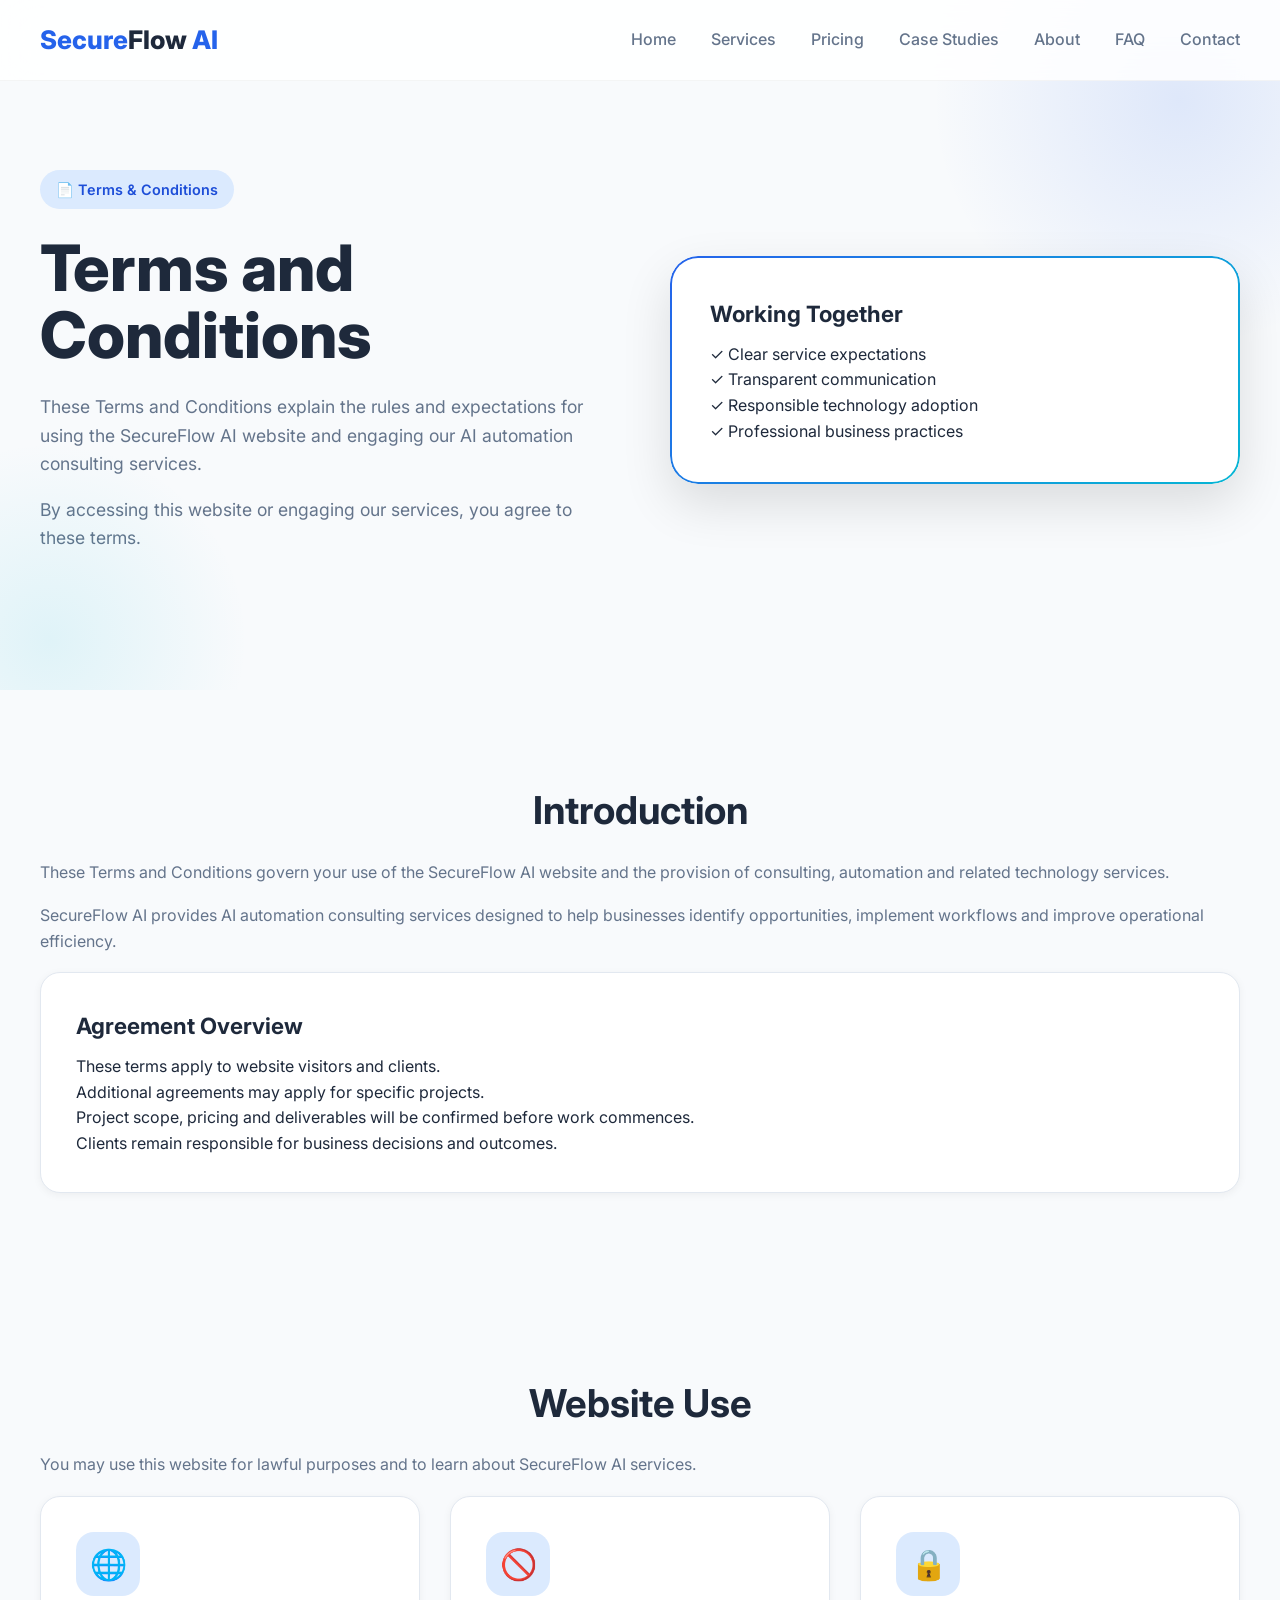
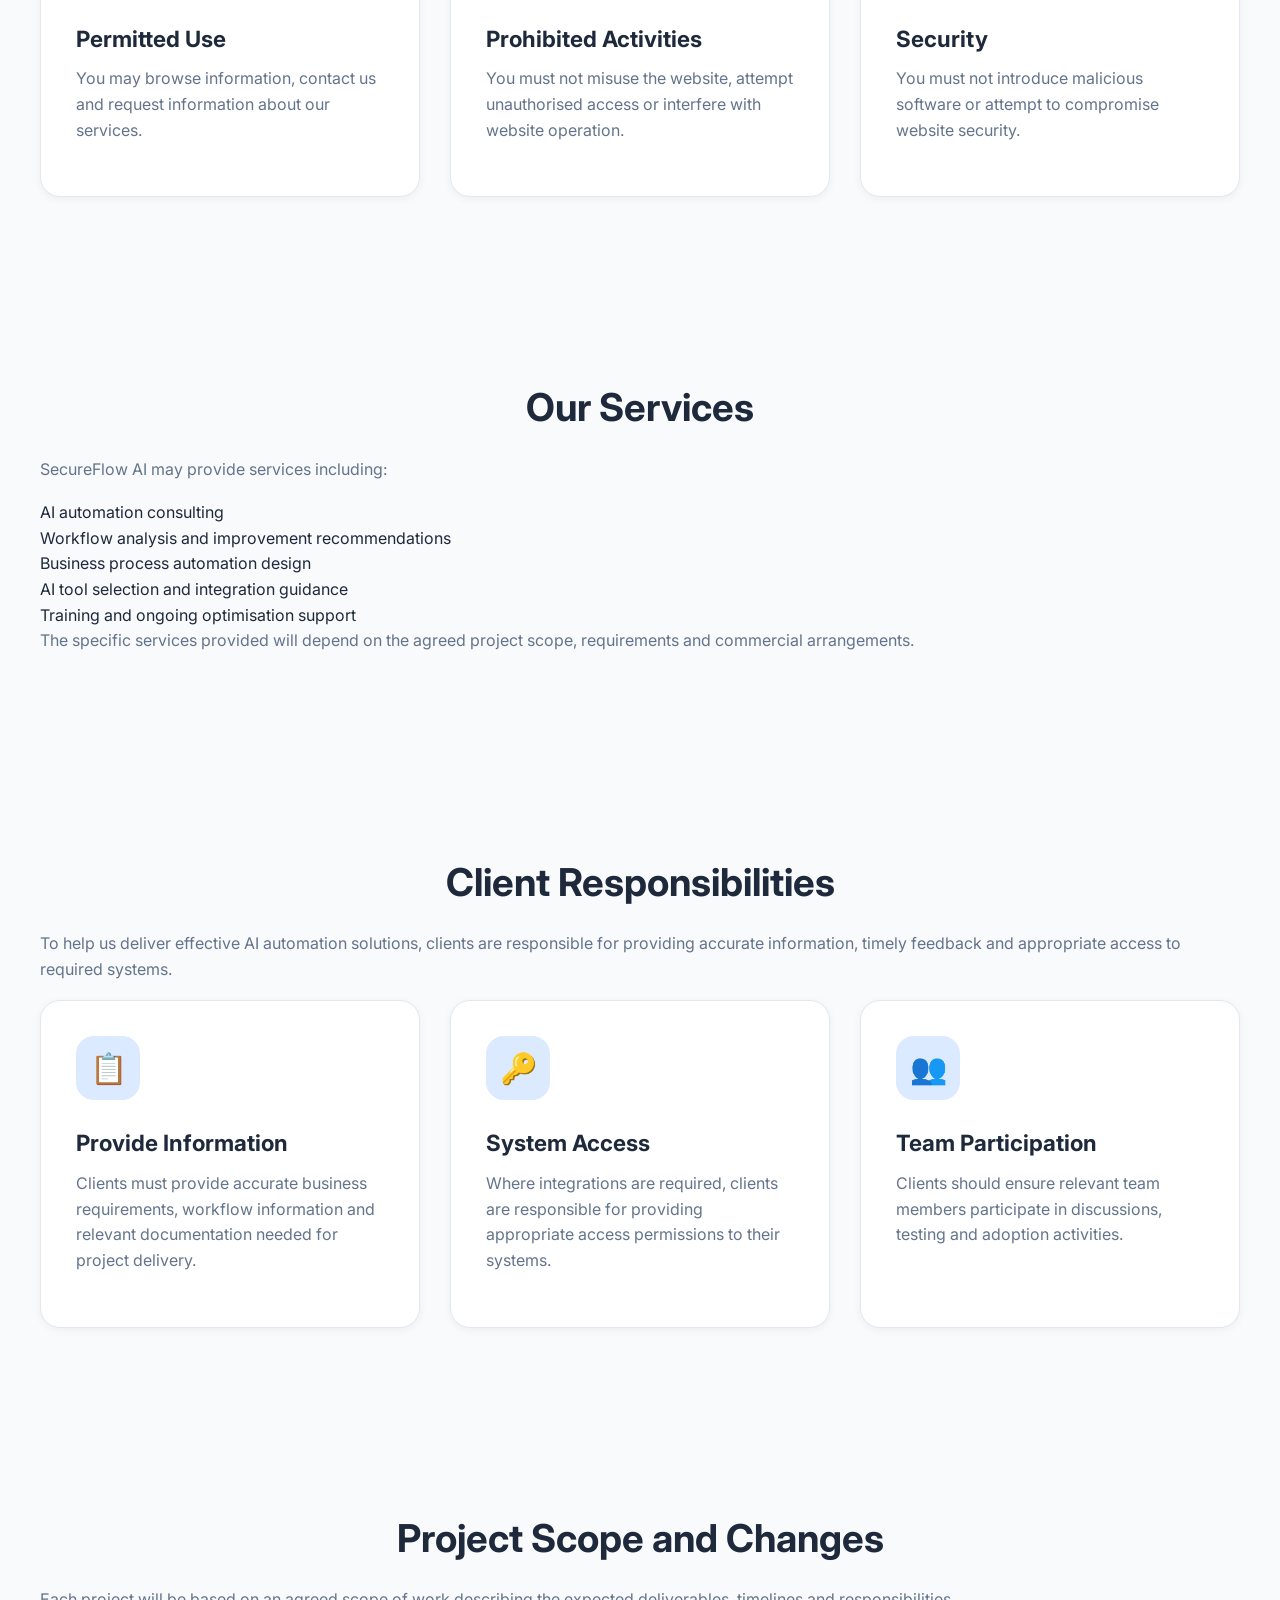
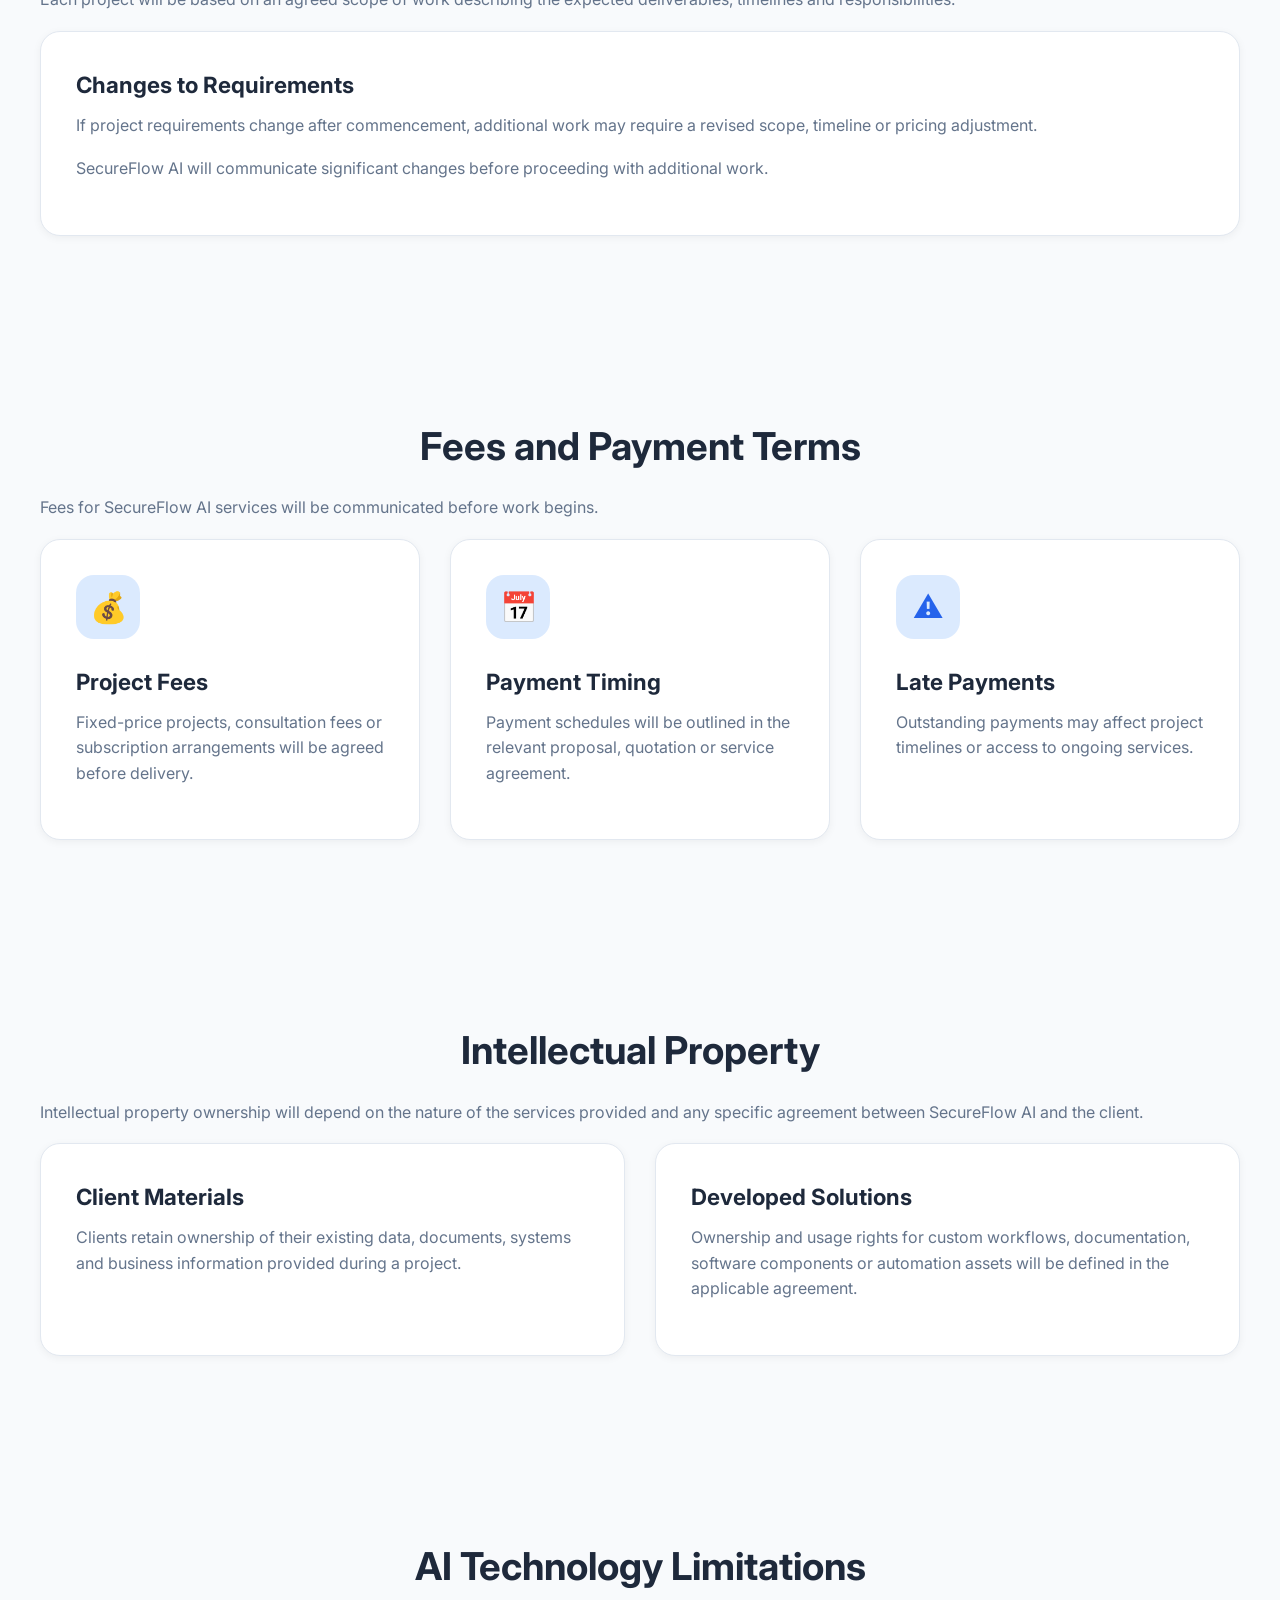
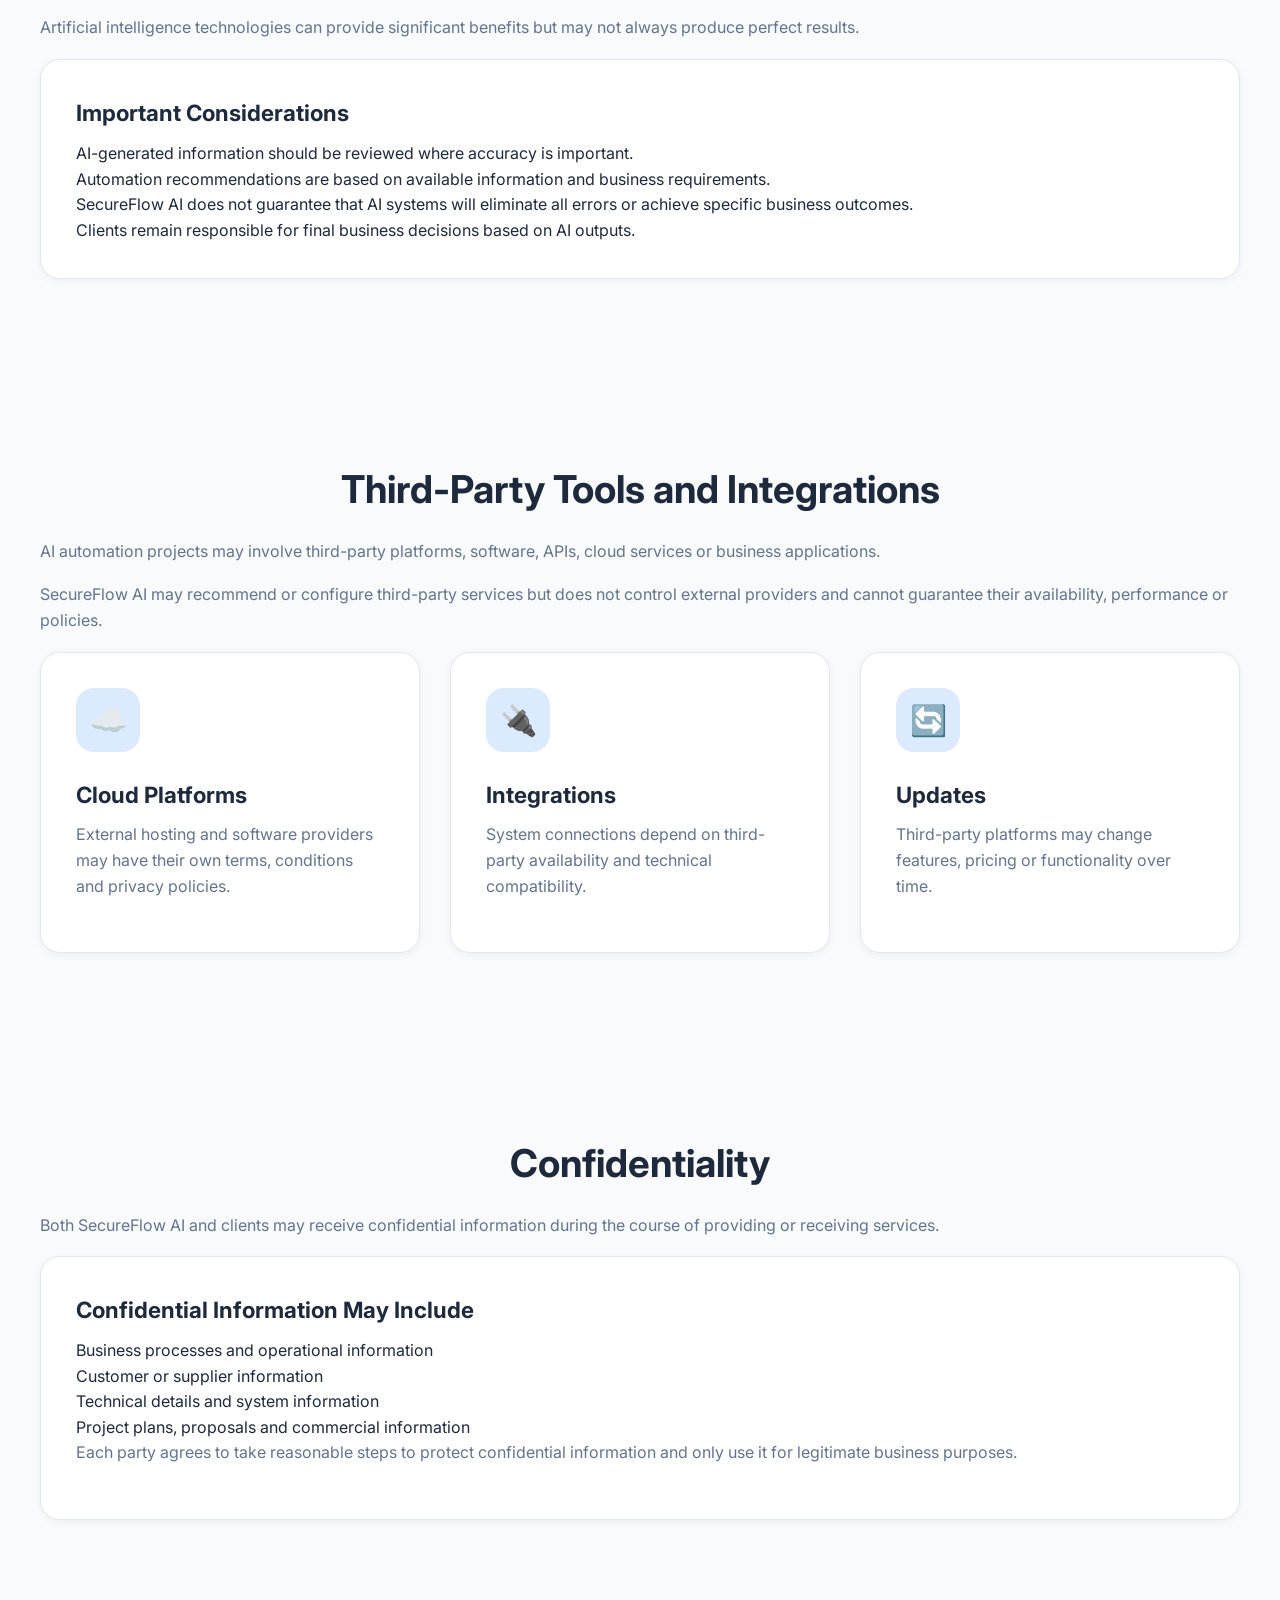
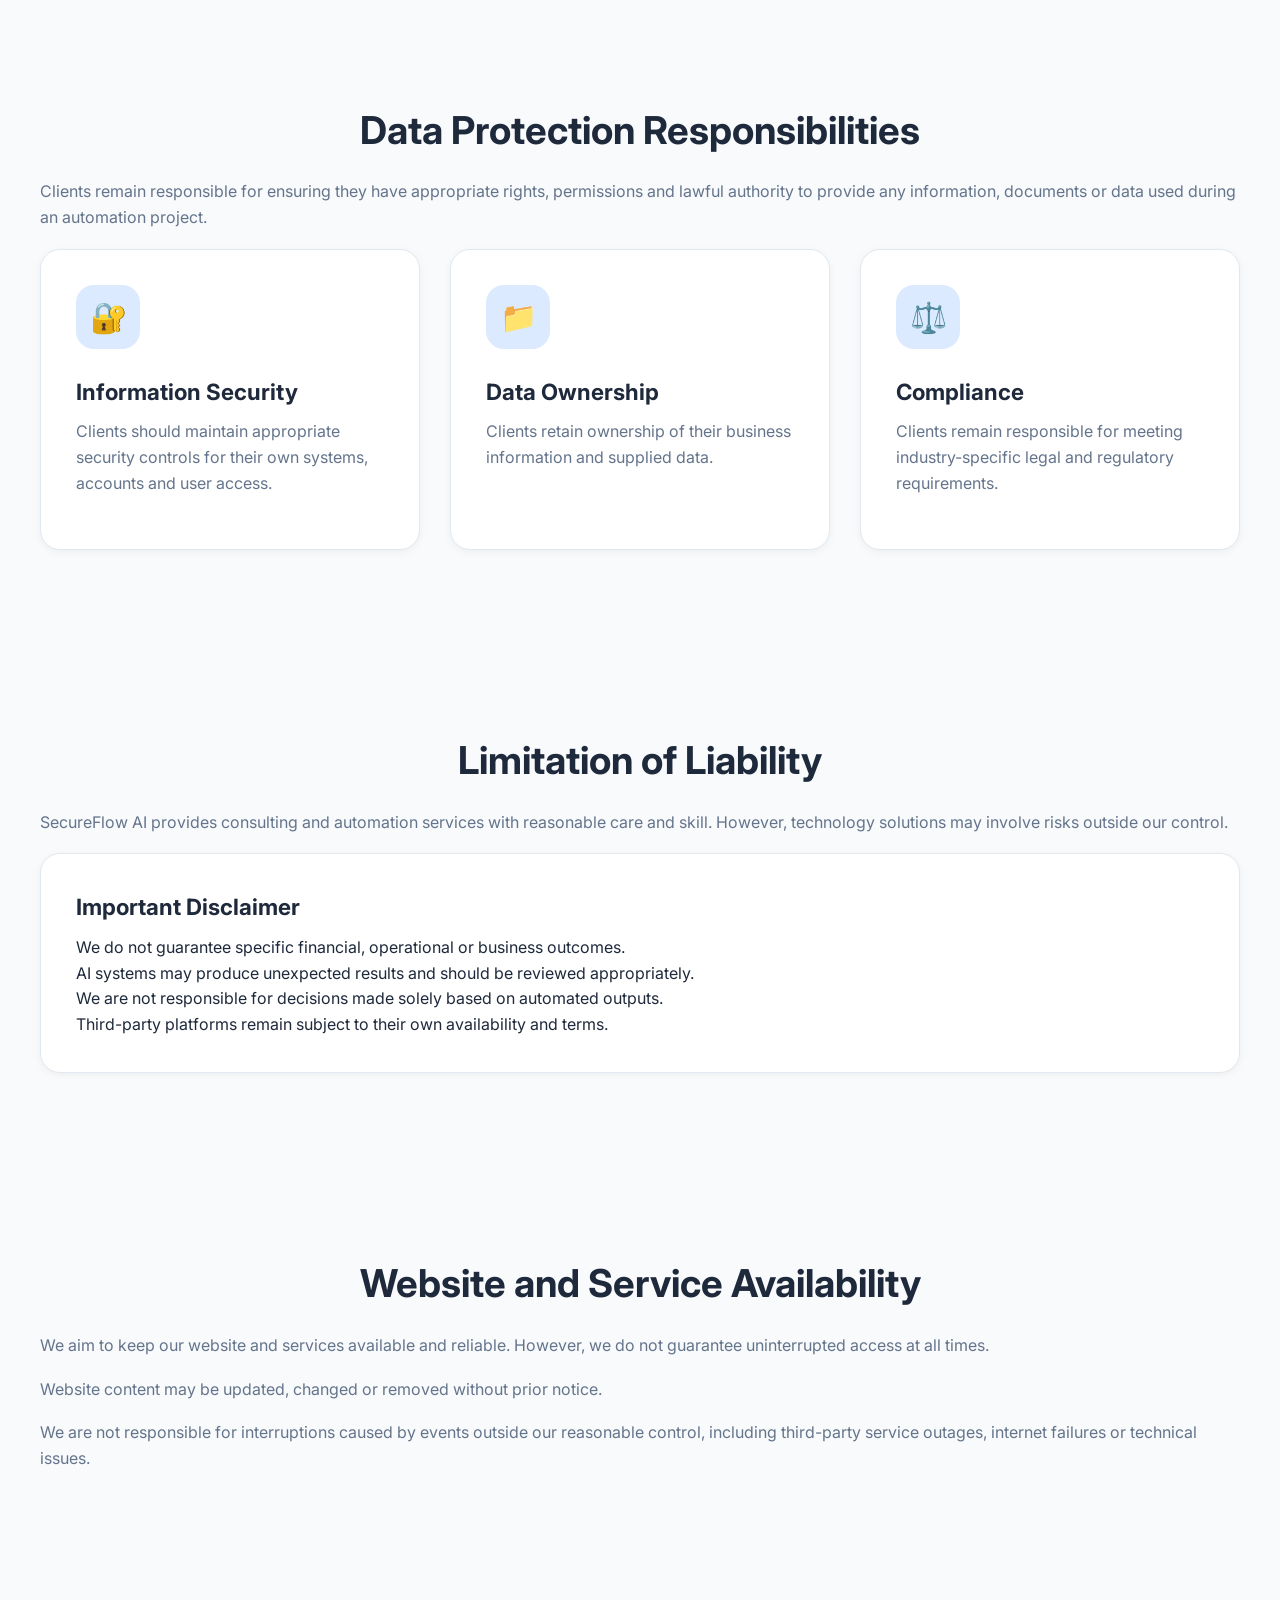
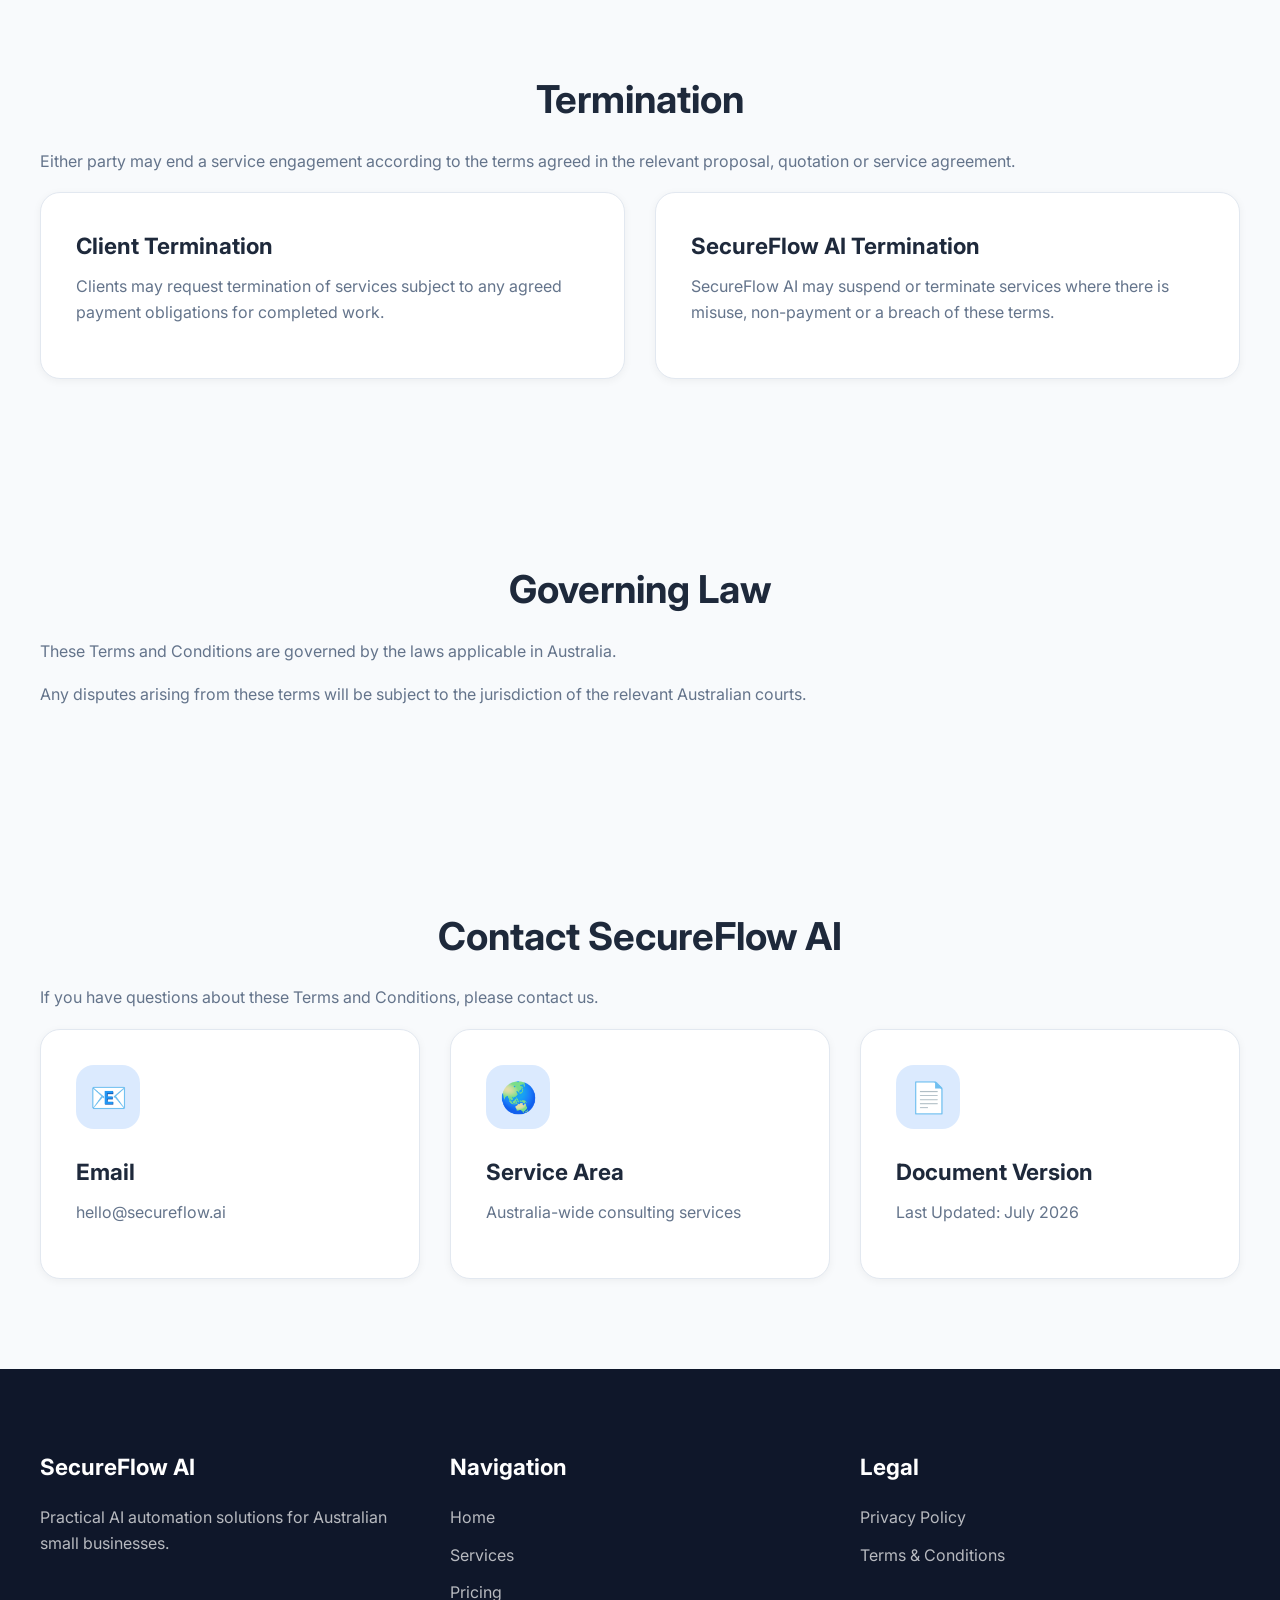
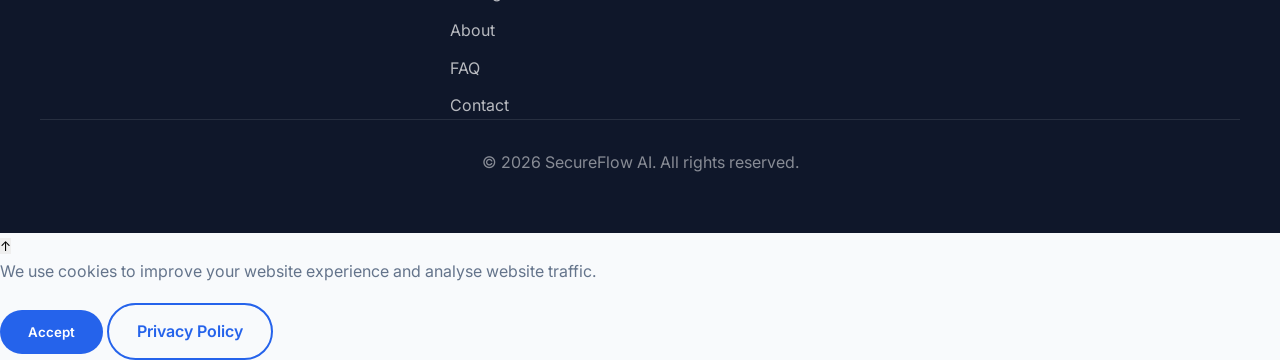
<file: terms.html>
<!DOCTYPE html>
<html lang="en-AU">

<head>
<script async src="https://www.googletagmanager.com/gtag/js?id=G-MEBBC4JY05"></script>
<script>
  window.dataLayer = window.dataLayer || [];
  function gtag(){dataLayer.push(arguments);}
  gtag('js', new Date());

  gtag('config', 'G-MEBBC4JY05');
</script>
    <meta charset="UTF-8">

    <meta name="viewport"
          content="width=device-width, initial-scale=1.0">

    <title>Terms & Conditions | SecureFlow AI</title>

    <meta name="description"
          content="Terms and Conditions for SecureFlow AI services, website usage, consulting engagements and client responsibilities.">

    <meta name="keywords"
          content="SecureFlow AI terms and conditions, AI consulting agreement Australia, automation services terms">

    <meta name="author"
          content="SecureFlow AI">


    <link rel="icon"
          href="favicon.ico">


    <link rel="stylesheet"
          href="css/style.css">


</head>



<body>



<!-- ===================================================== -->
<!-- HEADER -->
<!-- ===================================================== -->


<header>


<div class="container navbar">


<a href="index.html"
   class="logo">

Secure<span>Flow</span> AI

</a>



<nav id="navMenu">


<ul>


<li>
<a href="index.html">
Home
</a>
</li>


<li>
<a href="services.html">
Services
</a>
</li>


<li>
<a href="pricing.html">
Pricing
</a>
</li>


<li>
<a href="case-studies.html">
Case Studies
</a>
</li>


<li>
<a href="about.html">
About
</a>
</li>


<li>
<a href="faq.html">
FAQ
</a>
</li>


<li>
<a href="contact.html">
Contact
</a>
</li>


</ul>


</nav>



<div id="menuToggle"
     class="mobile-toggle">

☰

</div>



</div>


</header>





<!-- ===================================================== -->
<!-- HERO -->
<!-- ===================================================== -->


<section class="hero">


<div class="container hero-grid">


<div>


<div class="badge">

📄 Terms & Conditions

</div>



<h1>

Terms and Conditions

</h1>



<p>

These Terms and Conditions explain the rules and expectations for using
the SecureFlow AI website and engaging our AI automation consulting
services.

</p>



<p>

By accessing this website or engaging our services, you agree to these
terms.

</p>


</div>




<div class="hero-card">


<h3>

Working Together

</h3>


<ul>


<li>
✓ Clear service expectations
</li>


<li>
✓ Transparent communication
</li>


<li>
✓ Responsible technology adoption
</li>


<li>
✓ Professional business practices
</li>


</ul>


</div>


</div>


</section>





<!-- ===================================================== -->
<!-- INTRODUCTION -->
<!-- ===================================================== -->


<section>


<div class="container">


<h2 class="section-title">

Introduction

</h2>



<p>

These Terms and Conditions govern your use of the SecureFlow AI website and
the provision of consulting, automation and related technology services.

</p>



<p>

SecureFlow AI provides AI automation consulting services designed to help
businesses identify opportunities, implement workflows and improve
operational efficiency.

</p>



<div class="card">


<h3>

Agreement Overview

</h3>


<ul>


<li>

These terms apply to website visitors and clients.

</li>


<li>

Additional agreements may apply for specific projects.

</li>


<li>

Project scope, pricing and deliverables will be confirmed before work
commences.

</li>


<li>

Clients remain responsible for business decisions and outcomes.

</li>


</ul>


</div>


</div>


</section>





<!-- ===================================================== -->
<!-- WEBSITE USE -->
<!-- ===================================================== -->


<section class="bg-light">


<div class="container">


<h2 class="section-title">

Website Use

</h2>



<p>

You may use this website for lawful purposes and to learn about SecureFlow
AI services.

</p>



<div class="grid three-col">



<div class="card">


<div class="card-icon">

🌐

</div>


<h3>

Permitted Use

</h3>


<p>

You may browse information, contact us and request information about our
services.

</p>


</div>




<div class="card">


<div class="card-icon">

🚫

</div>


<h3>

Prohibited Activities

</h3>


<p>

You must not misuse the website, attempt unauthorised access or interfere
with website operation.

</p>


</div>




<div class="card">


<div class="card-icon">

🔒

</div>


<h3>

Security

</h3>


<p>

You must not introduce malicious software or attempt to compromise website
security.

</p>


</div>


</div>


</div>


</section>





<!-- ===================================================== -->
<!-- SERVICES OVERVIEW -->
<!-- ===================================================== -->


<section>


<div class="container">


<h2 class="section-title">

Our Services

</h2>



<p>

SecureFlow AI may provide services including:

</p>



<ul>


<li>

AI automation consulting

</li>


<li>

Workflow analysis and improvement recommendations

</li>


<li>

Business process automation design

</li>


<li>

AI tool selection and integration guidance

</li>


<li>

Training and ongoing optimisation support

</li>


</ul>



<p>

The specific services provided will depend on the agreed project scope,
requirements and commercial arrangements.

</p>


</div>


</section>





<!-- CONTINUE WITH PART 2 -->

    
<!-- ===================================================== -->
<!-- CLIENT RESPONSIBILITIES -->
<!-- ===================================================== -->

<section class="bg-light">

<div class="container">


<h2 class="section-title">

Client Responsibilities

</h2>



<p>

To help us deliver effective AI automation solutions, clients are responsible
for providing accurate information, timely feedback and appropriate access
to required systems.

</p>



<div class="grid three-col">


<div class="card">


<div class="card-icon">

📋

</div>


<h3>

Provide Information

</h3>


<p>

Clients must provide accurate business requirements, workflow information
and relevant documentation needed for project delivery.

</p>


</div>




<div class="card">


<div class="card-icon">

🔑

</div>


<h3>

System Access

</h3>


<p>

Where integrations are required, clients are responsible for providing
appropriate access permissions to their systems.

</p>


</div>




<div class="card">


<div class="card-icon">

👥

</div>


<h3>

Team Participation

</h3>


<p>

Clients should ensure relevant team members participate in discussions,
testing and adoption activities.

</p>


</div>


</div>


</div>

</section>





<!-- ===================================================== -->
<!-- PROJECT SCOPE AND CHANGES -->
<!-- ===================================================== -->


<section>


<div class="container">


<h2 class="section-title">

Project Scope and Changes

</h2>



<p>

Each project will be based on an agreed scope of work describing the
expected deliverables, timelines and responsibilities.

</p>



<div class="card">


<h3>

Changes to Requirements

</h3>


<p>

If project requirements change after commencement, additional work may
require a revised scope, timeline or pricing adjustment.

</p>


<p>

SecureFlow AI will communicate significant changes before proceeding with
additional work.

</p>


</div>



</div>


</section>





<!-- ===================================================== -->
<!-- FEES AND PAYMENT -->
<!-- ===================================================== -->


<section class="bg-light">


<div class="container">


<h2 class="section-title">

Fees and Payment Terms

</h2>



<p>

Fees for SecureFlow AI services will be communicated before work begins.

</p>



<div class="grid three-col">


<div class="card">


<div class="card-icon">

💰

</div>


<h3>

Project Fees

</h3>


<p>

Fixed-price projects, consultation fees or subscription arrangements will
be agreed before delivery.

</p>


</div>




<div class="card">


<div class="card-icon">

📅

</div>


<h3>

Payment Timing

</h3>


<p>

Payment schedules will be outlined in the relevant proposal, quotation or
service agreement.

</p>


</div>




<div class="card">


<div class="card-icon">

⚠️

</div>


<h3>

Late Payments

</h3>


<p>

Outstanding payments may affect project timelines or access to ongoing
services.

</p>


</div>


</div>


</div>


</section>





<!-- ===================================================== -->
<!-- INTELLECTUAL PROPERTY -->
<!-- ===================================================== -->


<section>


<div class="container">


<h2 class="section-title">

Intellectual Property

</h2>



<p>

Intellectual property ownership will depend on the nature of the services
provided and any specific agreement between SecureFlow AI and the client.

</p>



<div class="grid two-col">


<div class="card">


<h3>

Client Materials

</h3>


<p>

Clients retain ownership of their existing data, documents, systems and
business information provided during a project.

</p>


</div>




<div class="card">


<h3>

Developed Solutions

</h3>


<p>

Ownership and usage rights for custom workflows, documentation, software
components or automation assets will be defined in the applicable agreement.

</p>


</div>


</div>


</div>


</section>





<!-- ===================================================== -->
<!-- AI LIMITATIONS -->
<!-- ===================================================== -->


<section class="bg-light">


<div class="container">


<h2 class="section-title">

AI Technology Limitations

</h2>



<p>

Artificial intelligence technologies can provide significant benefits but
may not always produce perfect results.

</p>



<div class="card">


<h3>

Important Considerations

</h3>


<ul>


<li>

AI-generated information should be reviewed where accuracy is important.

</li>


<li>

Automation recommendations are based on available information and business
requirements.

</li>


<li>

SecureFlow AI does not guarantee that AI systems will eliminate all errors
or achieve specific business outcomes.

</li>


<li>

Clients remain responsible for final business decisions based on AI outputs.

</li>


</ul>


</div>


</div>


</section>





<!-- ===================================================== -->
<!-- THIRD PARTY SERVICES -->
<!-- ===================================================== -->


<section>


<div class="container">


<h2 class="section-title">

Third-Party Tools and Integrations

</h2>



<p>

AI automation projects may involve third-party platforms, software,
APIs, cloud services or business applications.

</p>



<p>

SecureFlow AI may recommend or configure third-party services but does not
control external providers and cannot guarantee their availability,
performance or policies.

</p>



<div class="grid three-col">


<div class="card">


<div class="card-icon">

☁️

</div>


<h3>

Cloud Platforms

</h3>


<p>

External hosting and software providers may have their own terms,
conditions and privacy policies.

</p>


</div>




<div class="card">


<div class="card-icon">

🔌

</div>


<h3>

Integrations

</h3>


<p>

System connections depend on third-party availability and technical
compatibility.

</p>


</div>




<div class="card">


<div class="card-icon">

🔄

</div>


<h3>

Updates

</h3>


<p>

Third-party platforms may change features, pricing or functionality over
time.

</p>


</div>


</div>


</div>


</section>





<!-- CONTINUE WITH PART 3 -->

    <!-- ===================================================== -->
<!-- CONFIDENTIALITY -->
<!-- ===================================================== -->

<section>

<div class="container">


<h2 class="section-title">

Confidentiality

</h2>



<p>

Both SecureFlow AI and clients may receive confidential information during
the course of providing or receiving services.

</p>



<div class="card">


<h3>

Confidential Information May Include

</h3>


<ul>


<li>

Business processes and operational information

</li>


<li>

Customer or supplier information

</li>


<li>

Technical details and system information

</li>


<li>

Project plans, proposals and commercial information

</li>


</ul>



<p>

Each party agrees to take reasonable steps to protect confidential
information and only use it for legitimate business purposes.

</p>


</div>



</div>


</section>





<!-- ===================================================== -->
<!-- DATA PROTECTION -->
<!-- ===================================================== -->


<section class="bg-light">


<div class="container">


<h2 class="section-title">

Data Protection Responsibilities

</h2>



<p>

Clients remain responsible for ensuring they have appropriate rights,
permissions and lawful authority to provide any information, documents or
data used during an automation project.

</p>



<div class="grid three-col">


<div class="card">


<div class="card-icon">

🔐

</div>


<h3>

Information Security

</h3>


<p>

Clients should maintain appropriate security controls for their own systems,
accounts and user access.

</p>


</div>




<div class="card">


<div class="card-icon">

📁

</div>


<h3>

Data Ownership

</h3>


<p>

Clients retain ownership of their business information and supplied data.

</p>


</div>




<div class="card">


<div class="card-icon">

⚖️

</div>


<h3>

Compliance

</h3>


<p>

Clients remain responsible for meeting industry-specific legal and
regulatory requirements.

</p>


</div>


</div>


</div>


</section>





<!-- ===================================================== -->
<!-- LIABILITY LIMITATION -->
<!-- ===================================================== -->


<section>


<div class="container">


<h2 class="section-title">

Limitation of Liability

</h2>



<p>

SecureFlow AI provides consulting and automation services with reasonable
care and skill. However, technology solutions may involve risks outside our
control.

</p>



<div class="card">


<h3>

Important Disclaimer

</h3>


<ul>


<li>

We do not guarantee specific financial, operational or business outcomes.

</li>


<li>

AI systems may produce unexpected results and should be reviewed
appropriately.

</li>


<li>

We are not responsible for decisions made solely based on automated outputs.

</li>


<li>

Third-party platforms remain subject to their own availability and terms.

</li>


</ul>


</div>



</div>


</section>





<!-- ===================================================== -->
<!-- SERVICE AVAILABILITY -->
<!-- ===================================================== -->


<section class="bg-light">


<div class="container">


<h2 class="section-title">

Website and Service Availability

</h2>



<p>

We aim to keep our website and services available and reliable. However, we
do not guarantee uninterrupted access at all times.

</p>



<p>

Website content may be updated, changed or removed without prior notice.

</p>



<p>

We are not responsible for interruptions caused by events outside our
reasonable control, including third-party service outages, internet
failures or technical issues.

</p>


</div>


</section>





<!-- ===================================================== -->
<!-- TERMINATION -->
<!-- ===================================================== -->


<section>


<div class="container">


<h2 class="section-title">

Termination

</h2>



<p>

Either party may end a service engagement according to the terms agreed in
the relevant proposal, quotation or service agreement.

</p>



<div class="grid two-col">


<div class="card">


<h3>

Client Termination

</h3>


<p>

Clients may request termination of services subject to any agreed payment
obligations for completed work.

</p>


</div>




<div class="card">


<h3>

SecureFlow AI Termination

</h3>


<p>

SecureFlow AI may suspend or terminate services where there is misuse,
non-payment or a breach of these terms.

</p>


</div>


</div>


</div>


</section>





<!-- ===================================================== -->
<!-- GOVERNING LAW -->
<!-- ===================================================== -->


<section class="bg-light">


<div class="container">


<h2 class="section-title">

Governing Law

</h2>



<p>

These Terms and Conditions are governed by the laws applicable in Australia.

</p>



<p>

Any disputes arising from these terms will be subject to the jurisdiction
of the relevant Australian courts.

</p>


</div>


</section>





<!-- ===================================================== -->
<!-- CONTACT -->
<!-- ===================================================== -->


<section>


<div class="container">


<h2 class="section-title">

Contact SecureFlow AI

</h2>



<p>

If you have questions about these Terms and Conditions, please contact us.

</p>



<div class="grid three-col">


<div class="card">


<div class="card-icon">

📧

</div>


<h3>

Email

</h3>


<p>

hello@secureflow.ai

</p>


</div>




<div class="card">


<div class="card-icon">

🌏

</div>


<h3>

Service Area

</h3>


<p>

Australia-wide consulting services

</p>


</div>




<div class="card">


<div class="card-icon">

📄

</div>


<h3>

Document Version

</h3>


<p>

Last Updated: July 2026

</p>


</div>


</div>


</div>


</section>





<!-- ===================================================== -->
<!-- FOOTER -->
<!-- ===================================================== -->


<footer>


<div class="container">


<div class="grid three-col">


<div>


<h3>

SecureFlow AI

</h3>


<p>

Practical AI automation solutions for Australian small businesses.

</p>


</div>



<div>


<h3>

Navigation

</h3>


<ul>


<li>
<a href="index.html">
Home
</a>
</li>


<li>
<a href="services.html">
Services
</a>
</li>


<li>
<a href="pricing.html">
Pricing
</a>
</li>


<li>
<a href="about.html">
About
</a>
</li>


<li>
<a href="faq.html">
FAQ
</a>
</li>


<li>
<a href="contact.html">
Contact
</a>
</li>


</ul>


</div>




<div>


<h3>

Legal

</h3>


<ul>


<li>
<a href="privacy.html">
Privacy Policy
</a>
</li>


<li>
<a href="terms.html">
Terms &amp; Conditions
</a>
</li>


</ul>


</div>


</div>


<hr>


<p class="copyright">

© 2026 SecureFlow AI. All rights reserved.

</p>


</div>


</footer>





<!-- ===================================================== -->
<!-- STRUCTURED DATA -->
<!-- ===================================================== -->


<script type="application/ld+json">

{
  "@context":"https://schema.org",
  "@type":"WebPage",
  "name":"Terms and Conditions",
  "description":"Terms and Conditions for SecureFlow AI website and AI automation consulting services.",
  "publisher":{
    "@type":"Organization",
    "name":"SecureFlow AI"
  }
}

</script>




<script src="js/main.js"></script>


</body>

</html>
</file>
<file: css/style.css>
/* ==========================================================================
   SecureFlow AI
   Modern SaaS Website
   Part 1/4
   ========================================================================== */

/* ==========================================================================
   GOOGLE FONT
   ========================================================================== */

@import url('https://fonts.googleapis.com/css2?family=Inter:wght@300;400;500;600;700;800;900&display=swap');


/* ==========================================================================
   CSS VARIABLES
   ========================================================================== */

:root{

    --primary:#2563eb;
    --primary-dark:#1d4ed8;
    --secondary:#0f172a;
    --accent:#06b6d4;

    --success:#22c55e;
    --warning:#f59e0b;
    --danger:#ef4444;

    --white:#ffffff;
    --background:#f8fafc;
    --surface:#ffffff;

    --text:#1e293b;
    --text-light:#64748b;
    --border:#e2e8f0;

    --radius-sm:8px;
    --radius:14px;
    --radius-lg:24px;

    --shadow-sm:0 2px 8px rgba(0,0,0,.05);

    --shadow:
        0 8px 25px rgba(0,0,0,.08);

    --shadow-lg:
        0 20px 50px rgba(0,0,0,.12);

    --transition:.30s ease;

    --container:1200px;

}


/* ==========================================================================
   DARK MODE
   ========================================================================== */

body.dark{

    --background:#020617;
    --surface:#0f172a;

    --text:#f8fafc;
    --text-light:#cbd5e1;

    --border:#334155;

}


/* ==========================================================================
   RESET
   ========================================================================== */

*{
    margin:0;
    padding:0;
    box-sizing:border-box;
}

html{

    scroll-behavior:smooth;

}

body{

    font-family:'Inter',sans-serif;

    background:var(--background);

    color:var(--text);

    line-height:1.6;

    overflow-x:hidden;

}

img{

    max-width:100%;
    display:block;

}

a{

    text-decoration:none;
    color:inherit;

}

ul{

    list-style:none;

}

button{

    border:none;
    cursor:pointer;

    font-family:inherit;

}

input,
textarea{

    font-family:inherit;

}

section{

    padding:90px 20px;

}

.container{

    max-width:var(--container);

    margin:auto;

}

.hidden{

    display:none;

}


/* ==========================================================================
   TYPOGRAPHY
   ========================================================================== */

h1{

    font-size:clamp(2.8rem,5vw,4.5rem);

    line-height:1.05;

    font-weight:800;

}

h2{

    font-size:clamp(2rem,3vw,3rem);

    margin-bottom:20px;

}

h3{

    font-size:1.4rem;

    margin-bottom:10px;

}

h4{

    font-size:1.1rem;

}

p{

    color:var(--text-light);

    margin-bottom:18px;

}

.section-title{

    text-align:center;

    margin-bottom:18px;

}

.section-subtitle{

    text-align:center;

    max-width:760px;

    margin:auto auto 70px;

    color:var(--text-light);

}


/* ==========================================================================
   UTILITIES
   ========================================================================== */

.text-center{

    text-align:center;

}

.mb-1{margin-bottom:10px;}
.mb-2{margin-bottom:20px;}
.mb-3{margin-bottom:40px;}
.mb-4{margin-bottom:60px;}

.grid{

    display:grid;
    gap:30px;

}

.two-col{

    grid-template-columns:repeat(auto-fit,minmax(420px,1fr));

}

.three-col{

    grid-template-columns:repeat(auto-fit,minmax(300px,1fr));

}

.four-col{

    grid-template-columns:repeat(auto-fit,minmax(240px,1fr));

}


/* ==========================================================================
   HEADER
   ========================================================================== */

header{

    position:fixed;

    width:100%;

    top:0;

    left:0;

    z-index:999;

    background:rgba(255,255,255,.85);

    backdrop-filter:blur(18px);

    border-bottom:1px solid rgba(0,0,0,.04);

}

body.dark header{

    background:rgba(2,6,23,.92);

}

.navbar{

    height:80px;

    display:flex;

    justify-content:space-between;

    align-items:center;

}

.logo{

    font-size:1.6rem;

    font-weight:800;

    color:var(--primary);

}

.logo span{

    color:var(--text);

}

nav ul{

    display:flex;

    gap:35px;

}

nav a{

    color:var(--text-light);

    transition:var(--transition);

    font-weight:500;

}

nav a:hover{

    color:var(--primary);

}

.mobile-toggle{

    display:none;

    font-size:2rem;

}


/* ==========================================================================
   BUTTONS
   ========================================================================== */

.btn{

    display:inline-flex;

    align-items:center;

    justify-content:center;

    padding:14px 28px;

    border-radius:999px;

    transition:var(--transition);

    font-weight:600;

}

.btn-primary{

    background:var(--primary);

    color:#fff;

}

.btn-primary:hover{

    background:var(--primary-dark);

    transform:translateY(-3px);

    box-shadow:var(--shadow);

}

.btn-outline{

    border:2px solid var(--primary);

    color:var(--primary);

}

.btn-outline:hover{

    background:var(--primary);

    color:white;

}

.btn-white{

    background:white;

    color:var(--primary);

}


/* ==========================================================================
   HERO
   ========================================================================== */

.hero{

    padding-top:170px;

    padding-bottom:120px;

}

.hero-grid{

    display:grid;

    gap:60px;

    align-items:center;

    grid-template-columns:repeat(auto-fit,minmax(420px,1fr));

}

.hero h1{

    margin-bottom:25px;

}

.hero p{

    font-size:1.1rem;

    max-width:620px;

}

.hero-buttons{

    display:flex;

    gap:20px;

    flex-wrap:wrap;

    margin-top:35px;

}

.hero-card{

    background:var(--surface);

    border-radius:28px;

    padding:40px;

    box-shadow:var(--shadow-lg);

    position:relative;

}

.hero-card::before{

    content:"";

    position:absolute;

    inset:0;

    border-radius:28px;

    padding:2px;

    background:linear-gradient(135deg,#2563eb,#06b6d4);

    -webkit-mask:
        linear-gradient(#fff 0 0) content-box,
        linear-gradient(#fff 0 0);

    -webkit-mask-composite:xor;

    mask-composite:exclude;

}


/* ==========================================================================
   BADGES
   ========================================================================== */

.badge{

    display:inline-flex;

    align-items:center;

    gap:8px;

    padding:8px 16px;

    border-radius:999px;

    background:#dbeafe;

    color:#1d4ed8;

    font-size:.9rem;

    font-weight:600;

    margin-bottom:25px;

}


/* ==========================================================================
   STATS
   ========================================================================== */

.stats{

    margin-top:50px;

    display:grid;

    gap:30px;

    grid-template-columns:repeat(3,1fr);

}

.stat{

    text-align:center;

}

.stat h2{

    margin:0;

    color:var(--primary);

}

.stat p{

    margin:0;

}


/* ==========================================================================
   CARDS
   ========================================================================== */

.card{

    background:var(--surface);

    border-radius:20px;

    padding:35px;

    box-shadow:var(--shadow-sm);

    transition:var(--transition);

    border:1px solid var(--border);

}

.card:hover{

    transform:translateY(-8px);

    box-shadow:var(--shadow-lg);

}

.card-icon{

    width:64px;

    height:64px;

    border-radius:18px;

    background:#dbeafe;

    display:flex;

    justify-content:center;

    align-items:center;

    font-size:30px;

    color:var(--primary);

    margin-bottom:25px;

}
/* ==========================================================================
   SERVICES
   ========================================================================== */

#services{
    background:var(--background);
}

#services .card{
    height:100%;
    display:flex;
    flex-direction:column;
}

#services ul{
    margin-top:20px;
}

#services li{
    padding:10px 0;
    color:var(--text-light);
    border-bottom:1px solid var(--border);
    font-size:.95rem;
}

#services li:last-child{
    border:none;
}

#services .btn{
    margin-top:40px;
}


/* ==========================================================================
   WHY CHOOSE US
   ========================================================================== */

#why{
    background:var(--surface);
}

#why .card{
    text-align:center;
}

#why .card-icon{
    margin:0 auto 25px;
}

#why h3{
    margin-bottom:15px;
}


/* ==========================================================================
   PROCESS
   ========================================================================== */

.process-step{

    position:relative;

}

.process-step::after{

    content:"";

    position:absolute;

    top:32px;

    right:-15px;

    width:30px;

    height:2px;

    background:var(--border);

}

.process-step:last-child::after{

    display:none;

}


/* ==========================================================================
   FEATURE LIST
   ========================================================================== */

.feature-list{

    display:flex;

    flex-direction:column;

    gap:18px;

}

.feature{

    display:flex;

    align-items:flex-start;

    gap:15px;

}

.feature-icon{

    width:46px;

    height:46px;

    border-radius:14px;

    display:flex;

    justify-content:center;

    align-items:center;

    background:#dbeafe;

    color:var(--primary);

    font-size:20px;

    flex-shrink:0;

}

.feature-text h4{

    margin-bottom:5px;

}

.feature-text p{

    margin:0;

}


/* ==========================================================================
   PRICING
   ========================================================================== */

.pricing-card{

    position:relative;

    overflow:hidden;

    text-align:center;

}

.pricing-card h2{

    font-size:3rem;

    margin:20px 0;

}

.pricing-card h2 small{

    font-size:1rem;

    color:var(--text-light);

}

.pricing-card ul{

    margin:30px 0;

}

.pricing-card li{

    padding:12px 0;

    border-bottom:1px solid var(--border);

    color:var(--text-light);

}

.pricing-card li:last-child{

    border:none;

}

.pricing-card .btn{

    width:100%;

}

.popular{

    border:2px solid var(--primary);

    transform:scale(1.04);

    box-shadow:var(--shadow-lg);

}

.popular::before{

    content:"Most Popular";

    position:absolute;

    top:18px;

    right:-38px;

    width:160px;

    text-align:center;

    background:var(--primary);

    color:white;

    padding:8px;

    transform:rotate(45deg);

    font-size:.75rem;

    font-weight:700;

}


/* ==========================================================================
   CTA SECTION
   ========================================================================== */

.cta{

    background:linear-gradient(
        135deg,
        var(--primary),
        #4f46e5
    );

    color:white;

    text-align:center;

    border-radius:32px;

    padding:70px;

}

.cta h2{

    color:white;

}

.cta p{

    color:rgba(255,255,255,.85);

    max-width:700px;

    margin:auto auto 35px;

}


/* ==========================================================================
   TESTIMONIALS
   ========================================================================== */

.testimonial{

    position:relative;

}

.testimonial::before{

    content:"★★★★★";

    color:#f59e0b;

    letter-spacing:4px;

    display:block;

    margin-bottom:20px;

}

.testimonial-author{

    display:flex;

    align-items:center;

    gap:15px;

    margin-top:25px;

}

.avatar{

    width:60px;

    height:60px;

    border-radius:50%;

    background:#dbeafe;

    display:flex;

    justify-content:center;

    align-items:center;

    font-weight:700;

    color:var(--primary);

}

.author-info strong{

    display:block;

}

.author-info span{

    color:var(--text-light);

    font-size:.9rem;

}


/* ==========================================================================
   LOGO STRIP
   ========================================================================== */

.logo-strip{

    display:flex;

    justify-content:center;

    align-items:center;

    gap:60px;

    flex-wrap:wrap;

    opacity:.65;

}

.logo-item{

    font-weight:700;

    font-size:1.15rem;

    color:var(--text-light);

}


/* ==========================================================================
   FOOTER
   ========================================================================== */

footer{

    background:var(--secondary);

    color:white;

    padding:80px 20px 40px;

}

footer h3{

    color:white;

    margin-bottom:20px;

}

footer p{

    color:rgba(255,255,255,.7);

}

footer ul{

    display:flex;

    flex-direction:column;

    gap:12px;

}

footer a{

    color:rgba(255,255,255,.7);

    transition:var(--transition);

}

footer a:hover{

    color:white;

}

footer hr{

    border:none;

    border-top:1px solid rgba(255,255,255,.1);

}

footer .copyright{

    text-align:center;

    color:rgba(255,255,255,.5);

    margin-top:30px;

}


/* ==========================================================================
   SECTION BACKGROUNDS
   ========================================================================== */

.bg-light{

    background:var(--background);

}

.bg-white{

    background:var(--surface);

}

.bg-primary{

    background:var(--primary);

    color:white;

}

.bg-primary p{

    color:rgba(255,255,255,.85);

}


/* ==========================================================================
   DIVIDERS
   ========================================================================== */

.divider{

    width:80px;

    height:5px;

    border-radius:999px;

    background:var(--primary);

    margin:20px auto 50px;

}

/* ==========================================================================
   FAQ
   ========================================================================== */

.faq{

    max-width:900px;

    margin:0 auto;

}

.faq-item{

    background:var(--surface);

    border:1px solid var(--border);

    border-radius:18px;

    margin-bottom:20px;

    overflow:hidden;

    transition:var(--transition);

}

.faq-item:hover{

    box-shadow:var(--shadow);

}

.faq-question{

    display:flex;

    justify-content:space-between;

    align-items:center;

    cursor:pointer;

    padding:24px 30px;

    font-weight:600;

    font-size:1.05rem;

}

.faq-question span{

    font-size:1.6rem;

    transition:.3s;

}

.faq-answer{

    max-height:0;

    overflow:hidden;

    transition:max-height .4s ease;

    padding:0 30px;

}

.faq-item.active .faq-answer{

    max-height:400px;

    padding:0 30px 25px;

}

.faq-item.active .faq-question span{

    transform:rotate(45deg);

}


/* ==========================================================================
   CONTACT
   ========================================================================== */

.contact-grid{

    display:grid;

    grid-template-columns:1fr 1fr;

    gap:50px;

}

.contact-card{

    background:var(--surface);

    padding:40px;

    border-radius:24px;

    box-shadow:var(--shadow);

}

.contact-info{

    display:flex;

    align-items:flex-start;

    gap:18px;

    margin-bottom:25px;

}

.contact-icon{

    width:52px;

    height:52px;

    border-radius:16px;

    background:#dbeafe;

    display:flex;

    justify-content:center;

    align-items:center;

    color:var(--primary);

    font-size:22px;

    flex-shrink:0;

}


/* ==========================================================================
   FORMS
   ========================================================================== */

form{

    display:flex;

    flex-direction:column;

    gap:20px;

}

label{

    font-weight:600;

    margin-bottom:8px;

    display:block;

}

input,
textarea,
select{

    width:100%;

    padding:15px 18px;

    border:1px solid var(--border);

    border-radius:12px;

    background:var(--surface);

    color:var(--text);

    transition:var(--transition);

    font-size:1rem;

}

textarea{

    resize:vertical;

    min-height:160px;

}

input:focus,
textarea:focus,
select:focus{

    border-color:var(--primary);

    outline:none;

    box-shadow:0 0 0 4px rgba(37,99,235,.12);

}

.form-group{

    display:flex;

    flex-direction:column;

}

.form-row{

    display:grid;

    grid-template-columns:1fr 1fr;

    gap:20px;

}


/* ==========================================================================
   TABLES
   ========================================================================== */

.table{

    width:100%;

    border-collapse:collapse;

    margin-top:30px;

}

.table th{

    background:var(--primary);

    color:white;

    padding:16px;

    text-align:left;

}

.table td{

    padding:16px;

    border-bottom:1px solid var(--border);

}

.table tr:hover{

    background:rgba(37,99,235,.04);

}


/* ==========================================================================
   BLOG
   ========================================================================== */

.blog-card{

    overflow:hidden;

    border-radius:20px;

    background:var(--surface);

    box-shadow:var(--shadow-sm);

    transition:var(--transition);

}

.blog-card:hover{

    transform:translateY(-8px);

    box-shadow:var(--shadow-lg);

}

.blog-image{

    height:220px;

    background:linear-gradient(
        135deg,
        var(--primary),
        var(--accent)
    );

}

.blog-content{

    padding:30px;

}

.blog-meta{

    font-size:.9rem;

    color:var(--text-light);

    margin-bottom:10px;

}


/* ==========================================================================
   METRICS
   ========================================================================== */

.metric-grid{

    display:grid;

    grid-template-columns:repeat(auto-fit,minmax(220px,1fr));

    gap:25px;

}

.metric{

    background:var(--surface);

    text-align:center;

    padding:40px;

    border-radius:20px;

    box-shadow:var(--shadow-sm);

}

.metric h2{

    color:var(--primary);

    margin-bottom:10px;

}

.metric p{

    margin:0;

}


/* ==========================================================================
   SCROLL TO TOP
   ========================================================================== */

.scroll-top{

    position:fixed;

    bottom:30px;

    right:30px;

    width:54px;

    height:54px;

    border-radius:50%;

    background:var(--primary);

    color:white;

    display:flex;

    justify-content:center;

    align-items:center;

    cursor:pointer;

    opacity:0;

    visibility:hidden;

    transition:var(--transition);

    z-index:999;

}

.scroll-top.show{

    opacity:1;

    visibility:visible;

}

.scroll-top:hover{

    background:var(--primary-dark);

}


/* ==========================================================================
   LOADER
   ========================================================================== */

.loader{

    width:48px;

    height:48px;

    border:5px solid #e5e7eb;

    border-top:5px solid var(--primary);

    border-radius:50%;

    animation:spin 1s linear infinite;

    margin:auto;

}


/* ==========================================================================
   ANIMATIONS
   ========================================================================== */

.fade-up{

    opacity:0;

    transform:translateY(30px);

    transition:all .8s ease;

}

.fade-up.show{

    opacity:1;

    transform:translateY(0);

}

.fade-in{

    opacity:0;

    transition:all .8s ease;

}

.fade-in.show{

    opacity:1;

}

.zoom{

    transform:scale(.95);

    opacity:0;

    transition:.8s;

}

.zoom.show{

    opacity:1;

    transform:scale(1);

}

@keyframes spin{

    from{

        transform:rotate(0);

    }

    to{

        transform:rotate(360deg);

    }

}

@keyframes float{

    0%{

        transform:translateY(0);

    }

    50%{

        transform:translateY(-10px);

    }

    100%{

        transform:translateY(0);

    }

}

.float{

    animation:float 3s ease-in-out infinite;

}


/* ==========================================================================
   BADGES
   ========================================================================== */

.tag{

    display:inline-block;

    padding:6px 14px;

    border-radius:999px;

    background:#dbeafe;

    color:var(--primary);

    font-size:.85rem;

    font-weight:600;

}


/* ==========================================================================
   ALERTS
   ========================================================================== */

.alert{

    padding:18px 22px;

    border-radius:14px;

    margin:20px 0;

}

.alert-success{

    background:#dcfce7;

    color:#166534;

}

.alert-warning{

    background:#fef3c7;

    color:#92400e;

}

.alert-danger{

    background:#fee2e2;

    color:#991b1b;

}


/* ==========================================================================
   UTILITIES
   ========================================================================== */

.w-100{

    width:100%;

}

.rounded{

    border-radius:20px;

}

.shadow{

    box-shadow:var(--shadow);

}

.shadow-lg{

    box-shadow:var(--shadow-lg);

}

.text-primary{

    color:var(--primary);

}

.text-light{

    color:var(--text-light);

}

.bg-gradient{

    background:linear-gradient(
        135deg,
        var(--primary),
        var(--accent)
    );

    color:white;

}

.mt-1{margin-top:10px;}
.mt-2{margin-top:20px;}
.mt-3{margin-top:40px;}
.mt-4{margin-top:60px;}

.pt-1{padding-top:20px;}
.pt-2{padding-top:40px;}
.pt-3{padding-top:80px;}

.pb-1{padding-bottom:20px;}
.pb-2{padding-bottom:40px;}
.pb-3{padding-bottom:80px;}

.d-flex{

    display:flex;

}

.align-center{

    align-items:center;

}

.justify-between{

    justify-content:space-between;

}

.justify-center{

    justify-content:center;

}

.flex-column{

    flex-direction:column;

}

.gap-1{

    gap:10px;

}

.gap-2{

    gap:20px;

}

.gap-3{

    gap:30px;

}
/* ==========================================================================
   RESPONSIVE DESIGN
   Part 4 (Final)
   ========================================================================== */

/* Large Desktop */

@media (min-width:1400px){

    .container{
        max-width:1320px;
    }

}


/* Tablet */

@media (max-width:1024px){

    h1{

        font-size:3rem;

    }

    h2{

        font-size:2.3rem;

    }

    .hero-grid,
    .contact-grid{

        grid-template-columns:1fr;

    }

    .stats{

        grid-template-columns:repeat(3,1fr);

    }

    .two-col{

        grid-template-columns:1fr;

    }

}


/* Mobile */

@media (max-width:768px){

    section{

        padding:70px 20px;

    }

    .navbar{

        height:70px;

    }

    nav{

        position:fixed;

        top:70px;

        left:0;

        width:100%;

        background:var(--surface);

        border-top:1px solid var(--border);

        display:none;

        box-shadow:var(--shadow);

    }

    nav.active{

        display:block;

    }

    nav ul{

        flex-direction:column;

        gap:0;

        padding:20px;

    }

    nav li{

        border-bottom:1px solid var(--border);

    }

    nav li:last-child{

        border-bottom:none;

    }

    nav a{

        display:block;

        padding:18px 0;

    }

    .mobile-toggle{

        display:block;

        cursor:pointer;

        color:var(--text);

    }

    .hero{

        padding-top:130px;

    }

    .hero-grid{

        grid-template-columns:1fr;

        gap:40px;

    }

    .hero-buttons{

        flex-direction:column;

    }

    .hero-buttons .btn{

        width:100%;

    }

    .stats{

        grid-template-columns:1fr;

        gap:20px;

    }

    .three-col,
    .four-col{

        grid-template-columns:1fr;

    }

    .pricing-card.popular{

        transform:none;

    }

    .popular::before{

        display:none;

    }

    .form-row{

        grid-template-columns:1fr;

    }

    .contact-grid{

        grid-template-columns:1fr;

    }

    footer{

        text-align:center;

    }

}


/* Small Phones */

@media (max-width:480px){

    h1{

        font-size:2.3rem;

    }

    h2{

        font-size:1.8rem;

    }

    .hero-card{

        padding:25px;

    }

    .card{

        padding:25px;

    }

    .btn{

        padding:14px 20px;

    }

}


/* ==========================================================================
   DARK MODE IMPROVEMENTS
   ========================================================================== */

body.dark .card,
body.dark .contact-card,
body.dark .pricing-card,
body.dark .faq-item,
body.dark .hero-card{

    background:var(--surface);

    border-color:#334155;

}

body.dark footer{

    background:#020617;

}

body.dark .badge{

    background:#1e3a8a;

    color:#dbeafe;

}

body.dark .feature-icon,
body.dark .card-icon,
body.dark .contact-icon{

    background:#1e3a8a;

    color:white;

}

body.dark input,
body.dark textarea,
body.dark select{

    background:#0f172a;

    border-color:#334155;

    color:white;

}

body.dark nav{

    background:#0f172a;

}


/* ==========================================================================
   ACCESSIBILITY
   ========================================================================== */

:focus-visible{

    outline:3px solid var(--primary);

    outline-offset:3px;

}

::selection{

    background:var(--primary);

    color:white;

}

html{

    scroll-padding-top:100px;

}


/* Reduce Motion */

@media (prefers-reduced-motion:reduce){

    *{

        animation:none !important;

        transition:none !important;

        scroll-behavior:auto !important;

    }

}


/* ==========================================================================
   PRINT
   ========================================================================== */

@media print{

    header,
    footer,
    .hero-buttons,
    .scroll-top{

        display:none;

    }

    body{

        background:white;

        color:black;

    }

    .card{

        box-shadow:none;

        border:1px solid #ccc;

    }

}


/* ==========================================================================
   HELPER CLASSES
   ========================================================================== */

.hide{

    display:none !important;

}

.show{

    display:block !important;

}

.text-white{

    color:white;

}

.text-dark{

    color:var(--text);

}

.border{

    border:1px solid var(--border);

}

.border-top{

    border-top:1px solid var(--border);

}

.border-bottom{

    border-bottom:1px solid var(--border);

}

.radius{

    border-radius:var(--radius);

}

.radius-lg{

    border-radius:var(--radius-lg);

}

.p-1{padding:10px;}
.p-2{padding:20px;}
.p-3{padding:30px;}
.p-4{padding:40px;}

.m-1{margin:10px;}
.m-2{margin:20px;}
.m-3{margin:30px;}
.m-4{margin:40px;}

.opacity-50{

    opacity:.5;

}

.opacity-75{

    opacity:.75;

}

.opacity-100{

    opacity:1;

}

.pointer{

    cursor:pointer;

}

.transition{

    transition:var(--transition);

}


/* ==========================================================================
   IMAGE STYLES
   ========================================================================== */

img{

    border-radius:12px;

}

.hero-image{

    max-width:100%;

    animation:float 5s ease-in-out infinite;

}

.logo-image{

    height:42px;

    width:auto;

}


/* ==========================================================================
   CODE BLOCKS
   ========================================================================== */

pre{

    background:#0f172a;

    color:#e2e8f0;

    padding:20px;

    border-radius:16px;

    overflow:auto;

}

code{

    font-family:
        Consolas,
        Monaco,
        monospace;

}


/* ==========================================================================
   LINKS
   ========================================================================== */

a{

    transition:var(--transition);

}

a:hover{

    color:var(--primary);

}


/* ==========================================================================
   FINAL POLISH
   ========================================================================== */

.card,
.hero-card,
.pricing-card,
.contact-card,
.blog-card,
.metric{

    transition:
        transform .3s ease,
        box-shadow .3s ease;

}

.card:hover,
.hero-card:hover,
.blog-card:hover,
.metric:hover{

    transform:translateY(-6px);

}

.hero{

    position:relative;

    overflow:hidden;

}

.hero::before{

    content:"";

    position:absolute;

    width:500px;

    height:500px;

    background:radial-gradient(
        rgba(37,99,235,.12),
        transparent 70%
    );

    top:-150px;

    right:-150px;

    pointer-events:none;

}

.hero::after{

    content:"";

    position:absolute;

    width:400px;

    height:400px;

    background:radial-gradient(
        rgba(6,182,212,.10),
        transparent 70%
    );

    bottom:-150px;

    left:-150px;

    pointer-events:none;

}


/* ==========================================================================
   END OF FILE
   ========================================================================== */
</file>
